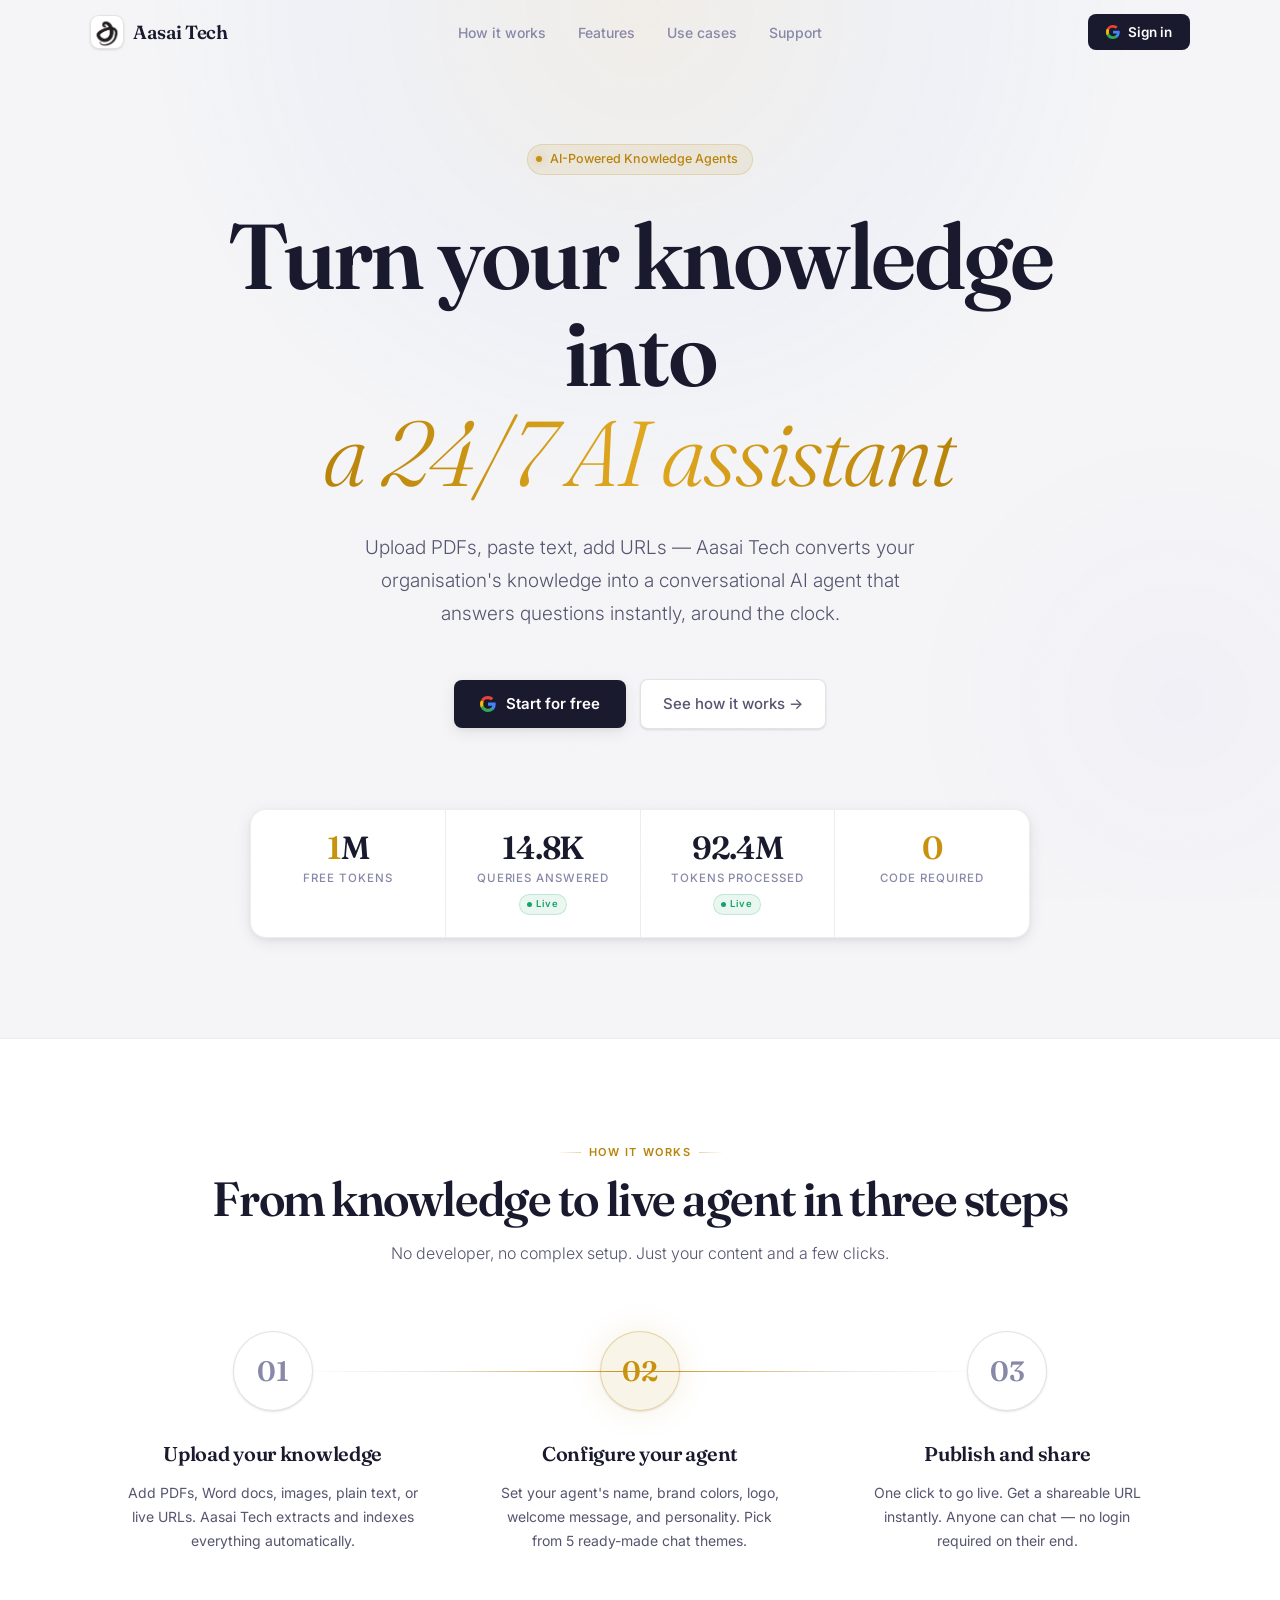
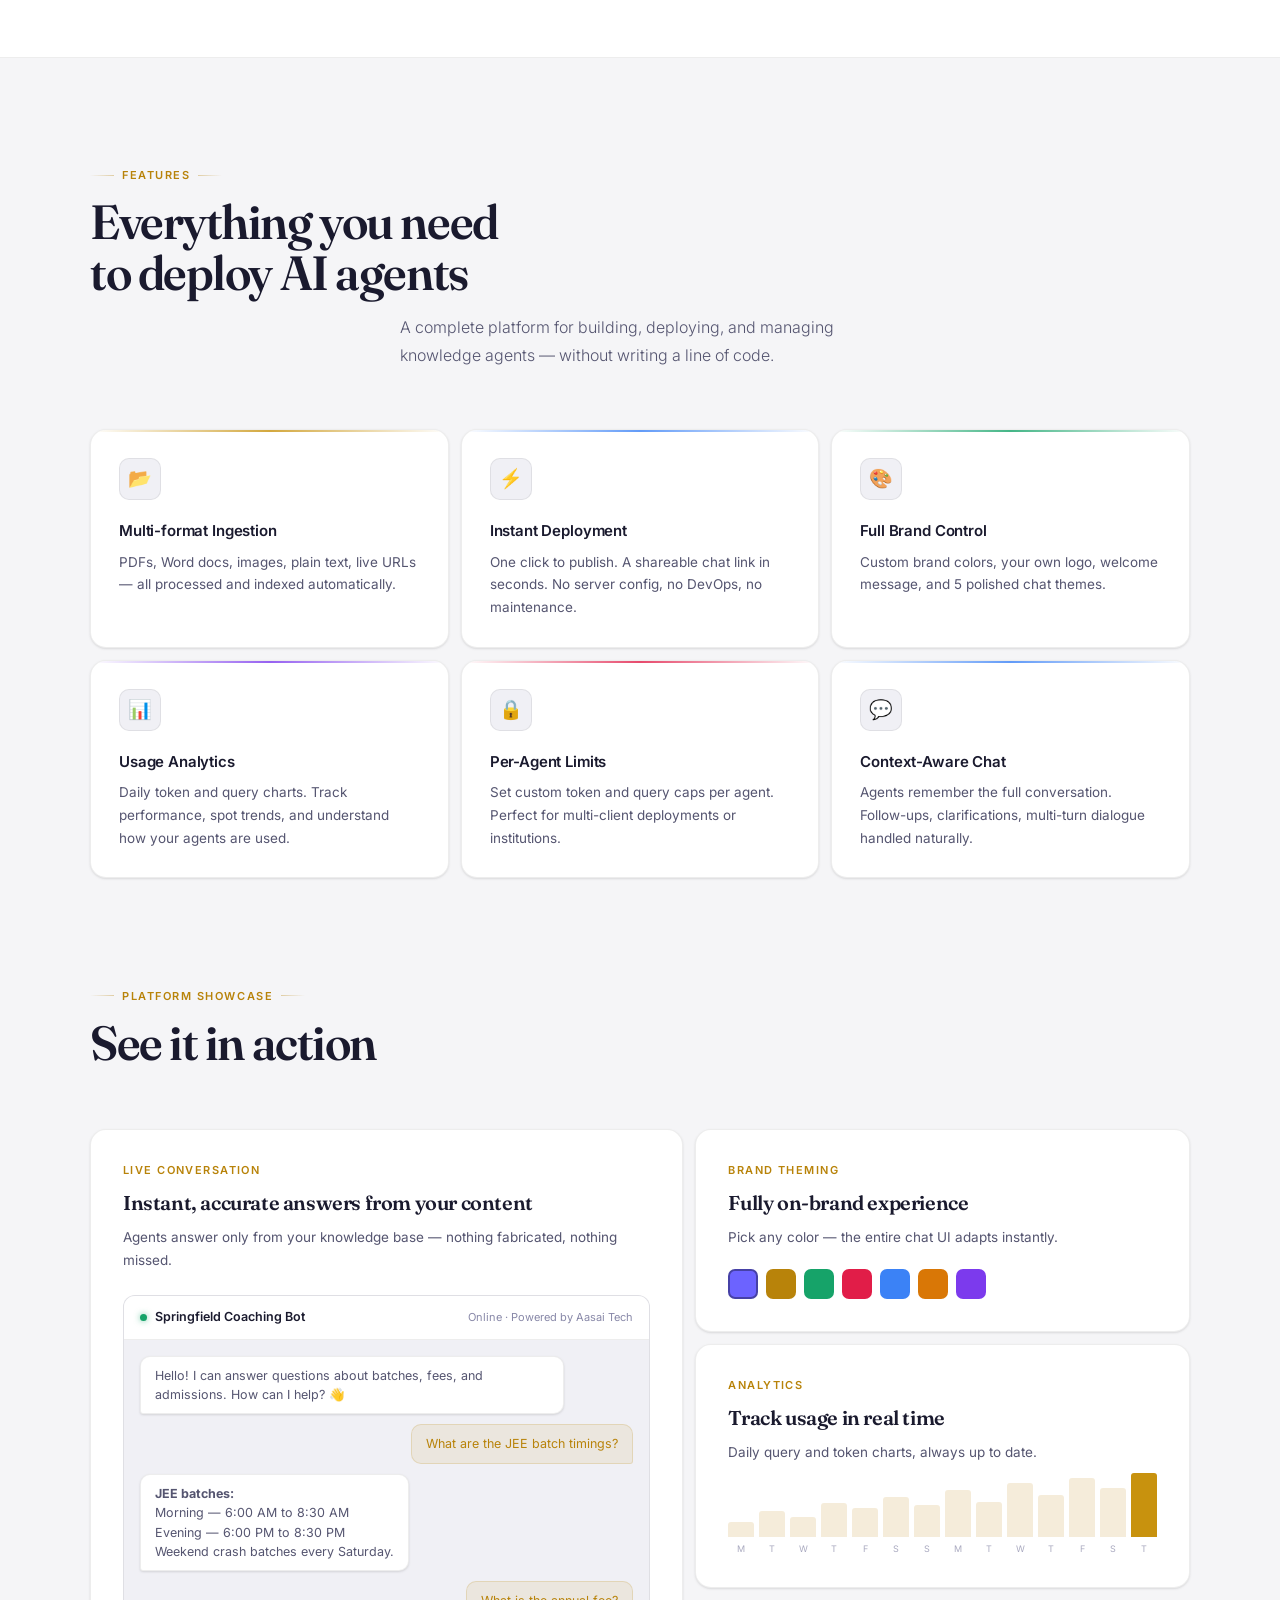
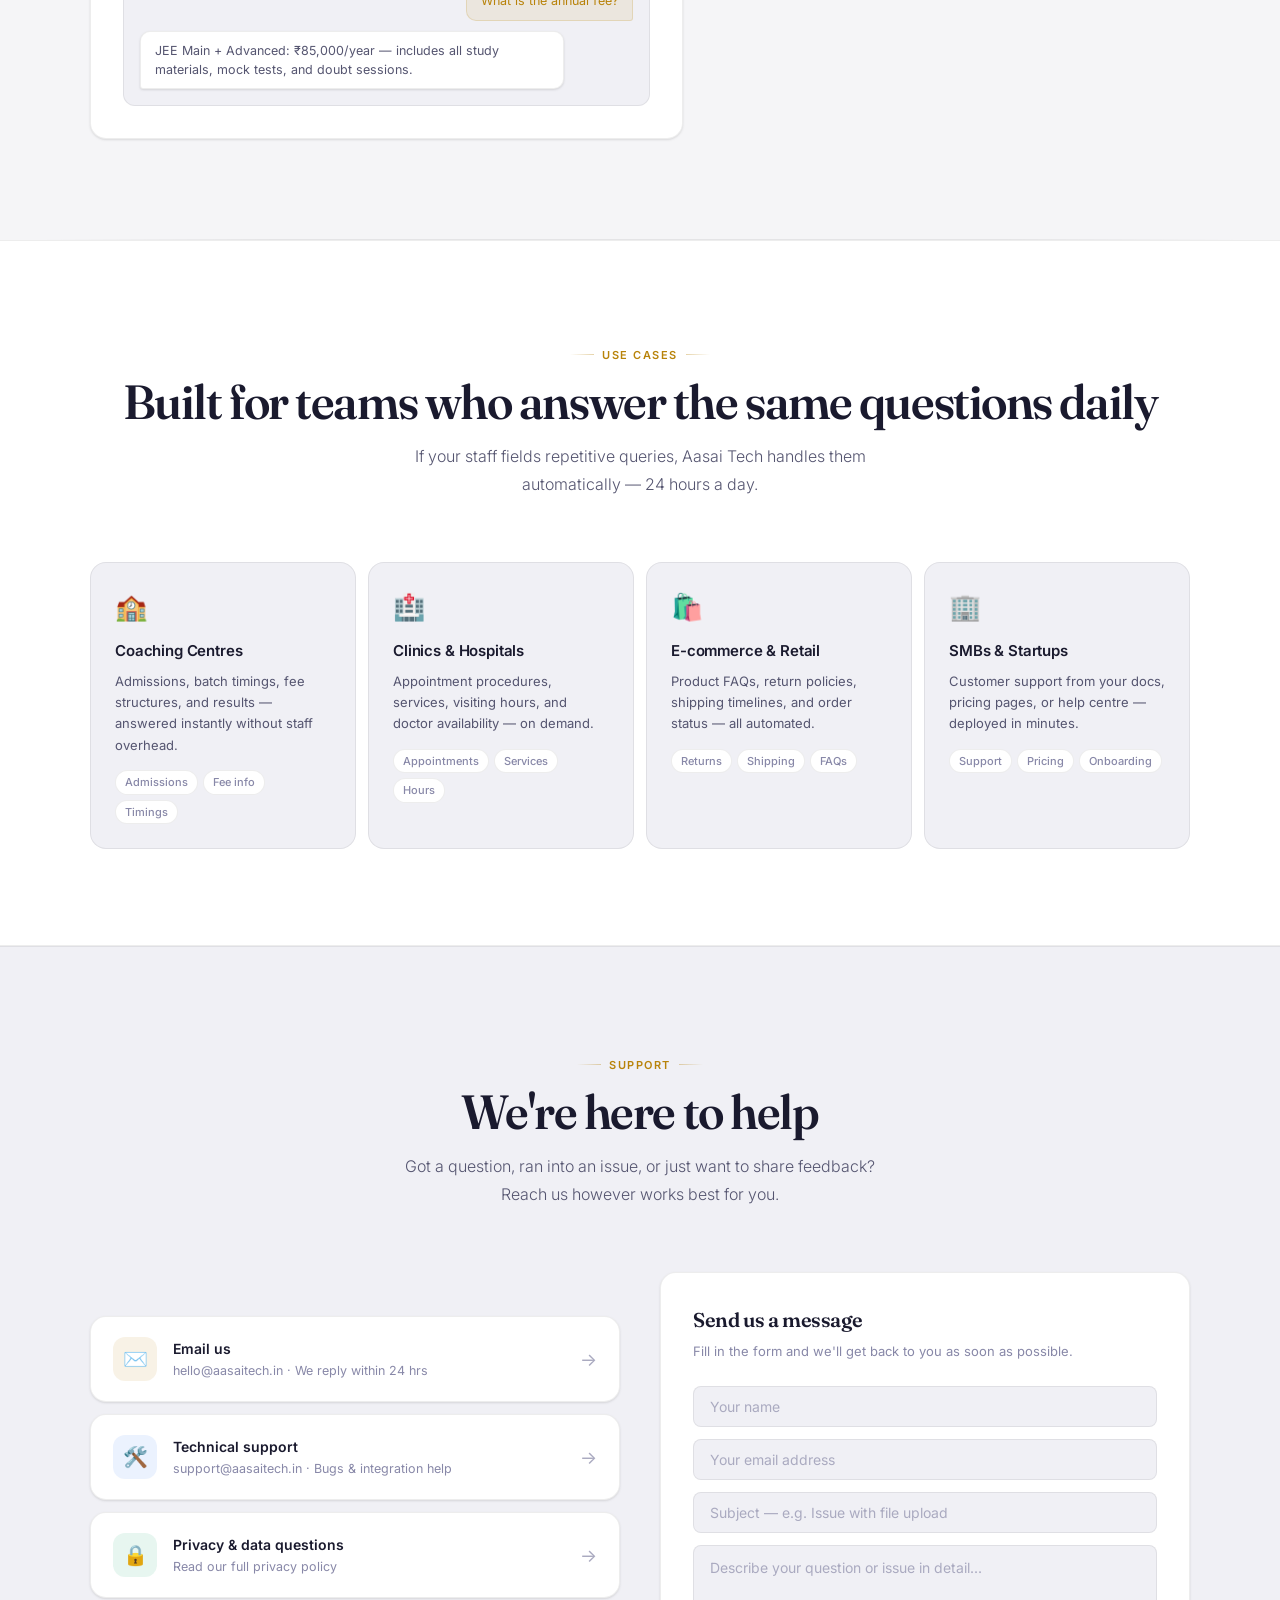
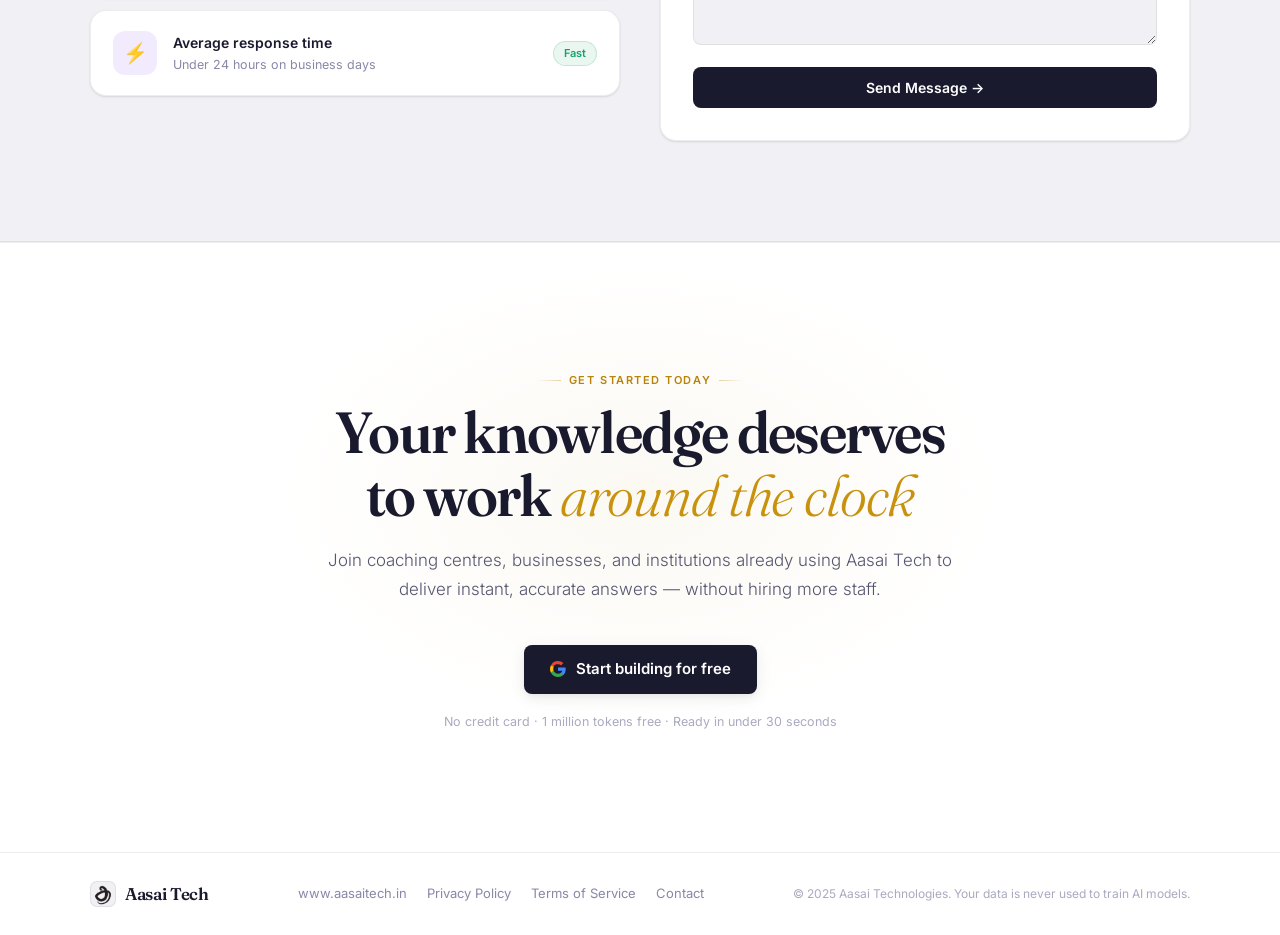
<file: index.html>
<!DOCTYPE html>
<html lang="en">
<head>
<meta charset="UTF-8"/>
<meta name="viewport" content="width=device-width,initial-scale=1"/>
<title>Aasai Tech — AI Agents from Your Knowledge</title>
<link rel="preconnect" href="https://fonts.googleapis.com"/>
<link rel="preconnect" href="https://fonts.gstatic.com" crossorigin/>
<link href="https://fonts.googleapis.com/css2?family=Inter:wght@300;400;500;600;700&family=Fraunces:ital,opsz,wght@0,9..144,300;0,9..144,600;0,9..144,700;1,9..144,300;1,9..144,600&display=swap" rel="stylesheet"/>
<style>
*,*::before,*::after{margin:0;padding:0;box-sizing:border-box}
html{scroll-behavior:smooth;-webkit-font-smoothing:antialiased;text-rendering:optimizeLegibility}
body{font-family:'Inter',sans-serif;background:#f5f5f7;color:#1a1a2e;overflow-x:hidden;line-height:1.5}
a{text-decoration:none;color:inherit}
img{display:block;max-width:100%}
::-webkit-scrollbar{width:5px}
::-webkit-scrollbar-track{background:#f5f5f7}
::-webkit-scrollbar-thumb{background:#d0d0e0;border-radius:4px}

:root{
  --bg:#f5f5f7;--bg1:#ffffff;--bg2:#ffffff;--bg3:#f0f0f5;--bg4:#e8e8f2;
  --line:rgba(0,0,0,.07);--line2:rgba(0,0,0,.11);--line3:rgba(0,0,0,.16);
  --t1:#1a1a2e;--t2:#555570;--t3:#8888a8;--t4:#aaaac0;
  --amber:#b8830a;--amber2:#c8920e;--amber3:#e0a820;
  --amberA:rgba(184,131,10,.09);--amberB:rgba(184,131,10,.16);
  --green:#16a369;--greenA:rgba(22,163,105,.09);
  --blue:#3b82f6;--blueA:rgba(59,130,246,.09);
  --purple:#7c3aed;--purpleA:rgba(124,58,237,.09);
  --rose:#e11d48;--roseA:rgba(225,29,72,.09);
  --r8:8px;--r12:12px;--r16:16px;--nav:64px;
  --shadow-sm:0 1px 3px rgba(0,0,0,.08),0 1px 2px rgba(0,0,0,.05);
  --shadow:0 4px 16px rgba(0,0,0,.08),0 2px 6px rgba(0,0,0,.05);
  --shadow-lg:0 10px 40px rgba(0,0,0,.1),0 4px 12px rgba(0,0,0,.06);
}

.f-display{font-family:'Fraunces',serif;font-weight:600;font-style:normal;letter-spacing:-.03em;line-height:1.06;font-variation-settings:'opsz' 72;}
.f-display-italic{font-family:'Fraunces',serif;font-style:italic;font-weight:300;font-variation-settings:'opsz' 72;letter-spacing:-.02em;line-height:1.1;}

.container{max-width:1180px;margin:0 auto;padding:0 40px}

body::before{content:'';position:fixed;inset:0;z-index:999;pointer-events:none;background-image:url("data:image/svg+xml,%3Csvg xmlns='http://www.w3.org/2000/svg' width='400' height='400'%3E%3Cfilter id='n'%3E%3CfeTurbulence type='fractalNoise' baseFrequency='.85' numOctaves='4' stitchTiles='stitch'/%3E%3C/filter%3E%3Crect width='400' height='400' filter='url(%23n)' opacity='.025'/%3E%3C/svg%3E");opacity:.25;}

.bg-glow{position:fixed;inset:0;z-index:0;pointer-events:none;overflow:hidden;}
.bg-glow::before{content:'';position:absolute;top:-200px;left:50%;transform:translateX(-50%);width:1000px;height:700px;background:radial-gradient(ellipse at 50% 30%, rgba(184,131,10,.06) 0%, rgba(59,130,246,.03) 45%, transparent 70%);}
.bg-glow::after{content:'';position:absolute;bottom:-100px;right:-200px;width:600px;height:600px;background:radial-gradient(circle, rgba(124,58,237,.025) 0%, transparent 65%);}

/* NAV */
.nav{position:fixed;top:0;left:0;right:0;z-index:200;height:var(--nav);display:flex;align-items:center;transition:background .25s,border-color .25s;}
.nav.solid{background:rgba(245,245,247,.92);border-bottom:1px solid var(--line);backdrop-filter:blur(20px) saturate(1.5);-webkit-backdrop-filter:blur(20px) saturate(1.5);}
.nav-inner{width:100%;max-width:1180px;margin:0 auto;padding:0 40px;display:flex;align-items:center;}
.nav-logo{display:flex;align-items:center;gap:9px;flex-shrink:0;margin-right:auto;}
.nav-logo-mark{width:34px;height:34px;border-radius:9px;overflow:hidden;display:flex;align-items:center;justify-content:center;flex-shrink:0;background:#fff;border:1px solid var(--line2);box-shadow:var(--shadow-sm);}
.nav-logo-mark img{width:100%;height:100%;object-fit:contain;}
.nav-logo-name{font-family:'Fraunces',serif;font-size:19px;font-weight:600;letter-spacing:-.025em;color:var(--t1);font-variation-settings:'opsz' 24;}
.nav-links{display:flex;align-items:center;gap:2px;position:absolute;left:50%;transform:translateX(-50%);}
.nav-link{padding:7px 15px;font-size:14px;font-weight:500;color:var(--t3);border-radius:var(--r8);transition:color .15s,background .15s;white-space:nowrap;}
.nav-link:hover{color:var(--t1);background:rgba(0,0,0,.05)}
.nav-cta{display:flex;align-items:center;gap:8px;padding:8px 18px;background:var(--t1);color:#ffffff;border-radius:var(--r8);font-size:13.5px;font-weight:600;transition:all .2s;white-space:nowrap;flex-shrink:0;margin-left:auto;}
.nav-cta:hover{background:#000;transform:translateY(-1px);box-shadow:var(--shadow)}

/* HAMBURGER — hidden on desktop */
.nav-hamburger{display:none;flex-direction:column;gap:5px;cursor:pointer;padding:8px;background:none;border:none;flex-shrink:0;}
.nav-hamburger span{display:block;width:22px;height:2px;background:var(--t2);border-radius:2px;transition:all .3s;}
.nav-hamburger.open span:nth-child(1){transform:translateY(7px) rotate(45deg);}
.nav-hamburger.open span:nth-child(2){opacity:0;}
.nav-hamburger.open span:nth-child(3){transform:translateY(-7px) rotate(-45deg);}

/* MOBILE MENU */
.mobile-menu{display:none;position:fixed;top:var(--nav);left:0;right:0;z-index:199;background:rgba(245,245,247,.97);border-bottom:1px solid var(--line);backdrop-filter:blur(20px);padding:20px 24px 28px;flex-direction:column;gap:4px;}
.mobile-menu.open{display:flex;}
.mobile-menu-link{padding:13px 16px;font-size:15px;font-weight:500;color:var(--t2);border-radius:var(--r8);transition:all .15s;}
.mobile-menu-link:hover{color:var(--t1);background:rgba(0,0,0,.05)}
.mobile-menu-cta{display:flex;align-items:center;justify-content:center;gap:8px;padding:14px;background:var(--t1);color:#fff;border-radius:var(--r8);font-size:15px;font-weight:600;margin-top:8px;}

/* HERO */
.hero{min-height:100vh;display:flex;flex-direction:column;align-items:center;justify-content:center;text-align:center;padding:calc(var(--nav) + 80px) 40px 100px;position:relative;z-index:1;}
.hero-badge{display:inline-flex;align-items:center;gap:8px;padding:5px 14px 5px 8px;background:var(--amberA);border:1px solid rgba(184,131,10,.2);border-radius:100px;margin-bottom:32px;font-size:12.5px;font-weight:500;color:var(--amber);animation:fadeUp .5s ease both;}
.hero-badge-dot{width:6px;height:6px;border-radius:50%;background:var(--amber2);box-shadow:0 0 8px rgba(184,131,10,.5);flex-shrink:0;animation:pulse 2.5s ease-in-out infinite;}
.hero-title{font-size:clamp(40px,7.5vw,92px);color:var(--t1);margin-bottom:28px;animation:fadeUp .55s .06s ease both;max-width:920px;}
.hero-title .line-accent{font-style:italic;font-weight:300;background:linear-gradient(92deg, var(--amber) 0%, var(--amber3) 50%, var(--amber) 100%);-webkit-background-clip:text;-webkit-text-fill-color:transparent;background-clip:text;font-variation-settings:'opsz' 72;}
.hero-sub{font-size:clamp(15px,2vw,19px);font-weight:300;color:var(--t2);max-width:580px;line-height:1.75;margin-bottom:48px;animation:fadeUp .55s .12s ease both;}
.hero-actions{display:flex;align-items:center;gap:14px;margin-bottom:80px;animation:fadeUp .55s .18s ease both;flex-wrap:wrap;justify-content:center;}
.btn-main{display:flex;align-items:center;gap:10px;padding:13px 26px;background:var(--t1);color:#fff;border-radius:var(--r8);font-size:15px;font-weight:600;transition:all .2s;box-shadow:var(--shadow);}
.btn-main:hover{background:#000;transform:translateY(-2px);box-shadow:var(--shadow-lg)}
.btn-ghost{padding:13px 22px;font-size:15px;font-weight:500;color:var(--t2);border-radius:var(--r8);border:1px solid var(--line2);background:#fff;transition:all .2s;box-shadow:var(--shadow-sm);}
.btn-ghost:hover{color:var(--t1);border-color:var(--line3);box-shadow:var(--shadow)}

/* STATS BAND */
.stats-band{display:flex;align-items:stretch;background:#fff;border:1px solid var(--line);border-radius:var(--r16);overflow:hidden;animation:fadeUp .55s .24s ease both;width:100%;max-width:780px;box-shadow:var(--shadow);}
.stat-cell{flex:1;padding:22px 28px;text-align:center;position:relative;}
.stat-cell+.stat-cell{border-left:1px solid var(--line)}
.stat-val{font-family:'Fraunces',serif;font-size:32px;font-weight:600;color:var(--t1);letter-spacing:-.035em;line-height:1;font-variation-settings:'opsz' 36;}
.stat-val .accent{color:var(--amber2)}
.stat-lbl{font-size:11.5px;font-weight:500;color:var(--t3);margin-top:6px;text-transform:uppercase;letter-spacing:.08em;}
.stat-live{display:inline-flex;align-items:center;gap:4px;font-size:9.5px;font-weight:600;letter-spacing:.1em;color:var(--green);background:var(--greenA);border:1px solid rgba(22,163,105,.2);padding:2px 7px;border-radius:20px;margin-top:7px;}
.stat-live-dot{width:5px;height:5px;border-radius:50%;background:var(--green);animation:pulse 2s ease-in-out infinite;}

/* HOW IT WORKS */
.steps-section{background:#fff;border-top:1px solid var(--line);border-bottom:1px solid var(--line);}
.steps-section .container{padding-top:96px;padding-bottom:96px}
.section-head{text-align:center;margin-bottom:64px}
.section-kicker{display:inline-flex;align-items:center;gap:8px;font-size:11px;font-weight:600;letter-spacing:.14em;text-transform:uppercase;color:var(--amber);margin-bottom:14px;}
.section-kicker::before,.section-kicker::after{content:'';width:24px;height:1px;background:linear-gradient(90deg,transparent,rgba(184,131,10,.5));opacity:.7;}
.section-kicker::after{transform:scaleX(-1)}
.section-h{font-size:clamp(26px,4vw,48px);color:var(--t1);margin-bottom:14px;}
.section-p{font-size:16px;font-weight:300;color:var(--t2);line-height:1.75;max-width:500px;margin:0 auto;}
.steps-grid{display:grid;grid-template-columns:repeat(3,1fr);gap:2px;position:relative;}
.steps-grid::before{content:'';position:absolute;top:40px;left:calc(50%/3 + 24px);right:calc(50%/3 + 24px);height:1px;background:linear-gradient(90deg,transparent,rgba(0,0,0,.1) 20%,var(--amber2) 50%,rgba(0,0,0,.1) 80%,transparent);pointer-events:none;}
.step{display:flex;flex-direction:column;align-items:center;text-align:center;padding:0 36px 8px;}
.step-circle{width:80px;height:80px;border-radius:50%;background:#fff;border:1px solid var(--line2);display:flex;align-items:center;justify-content:center;margin-bottom:28px;position:relative;z-index:1;transition:border-color .3s,box-shadow .3s;box-shadow:var(--shadow-sm);}
.step:nth-child(2) .step-circle{border-color:rgba(184,131,10,.3);background:var(--amberA);box-shadow:0 0 32px rgba(184,131,10,.12),var(--shadow-sm);}
.step-n{font-family:'Fraunces',serif;font-size:28px;font-weight:600;color:var(--t3);font-variation-settings:'opsz' 32;}
.step:nth-child(2) .step-n{color:var(--amber2)}
.step-title{font-family:'Fraunces',serif;font-size:20px;font-weight:600;color:var(--t1);margin-bottom:12px;font-variation-settings:'opsz' 24;letter-spacing:-.015em;}
.step-body{font-size:14px;font-weight:400;color:var(--t2);line-height:1.7}

/* FEATURES */
.features-section .container{padding-top:100px;padding-bottom:100px}
.feat-grid{display:grid;grid-template-columns:repeat(3,1fr);gap:12px;margin-top:60px;}
.feat-card{background:#fff;border:1px solid var(--line);border-radius:var(--r16);padding:28px;position:relative;overflow:hidden;transition:border-color .25s,transform .25s,box-shadow .25s;box-shadow:var(--shadow-sm);}
.feat-card:hover{border-color:var(--line2);transform:translateY(-3px);box-shadow:var(--shadow-lg);}
.feat-card::before{content:'';position:absolute;top:0;left:0;right:0;height:2px;background:var(--c-bar,transparent);opacity:.8;}
.feat-card:nth-child(1){--c-bar:linear-gradient(90deg,transparent,var(--amber2),transparent)}
.feat-card:nth-child(2){--c-bar:linear-gradient(90deg,transparent,var(--blue),transparent)}
.feat-card:nth-child(3){--c-bar:linear-gradient(90deg,transparent,var(--green),transparent)}
.feat-card:nth-child(4){--c-bar:linear-gradient(90deg,transparent,var(--purple),transparent)}
.feat-card:nth-child(5){--c-bar:linear-gradient(90deg,transparent,var(--rose),transparent)}
.feat-card:nth-child(6){--c-bar:linear-gradient(90deg,transparent,var(--blue),transparent)}
.feat-icon{width:42px;height:42px;border-radius:10px;border:1px solid var(--line);background:var(--bg3);display:flex;align-items:center;justify-content:center;font-size:19px;margin-bottom:20px;}
.feat-name{font-size:15px;font-weight:600;color:var(--t1);margin-bottom:8px;letter-spacing:-.01em}
.feat-desc{font-size:13.5px;color:var(--t2);line-height:1.68}

/* BENTO */
.bento-section .container{padding-bottom:100px}
.bento{display:grid;grid-template-columns:1.2fr 1fr;gap:12px;margin-top:60px;}
.bento-card{background:#fff;border:1px solid var(--line);border-radius:var(--r16);padding:32px;position:relative;overflow:hidden;transition:border-color .25s,box-shadow .25s;box-shadow:var(--shadow-sm);}
.bento-card:hover{border-color:var(--line2);box-shadow:var(--shadow)}
.bento-label{font-size:11px;font-weight:600;letter-spacing:.13em;text-transform:uppercase;color:var(--amber);margin-bottom:10px;}
.bento-title{font-family:'Fraunces',serif;font-size:20px;font-weight:600;color:var(--t1);margin-bottom:8px;letter-spacing:-.02em;font-variation-settings:'opsz' 24;}
.bento-body{font-size:13.5px;color:var(--t2);line-height:1.65;margin-bottom:24px}
.chat-shell{background:var(--bg3);border:1px solid var(--line);border-radius:var(--r12);overflow:hidden;}
.chat-topbar{padding:12px 16px;border-bottom:1px solid var(--line);display:flex;align-items:center;gap:8px;background:#fff;}
.chat-status-dot{width:7px;height:7px;border-radius:50%;background:var(--green);box-shadow:0 0 6px rgba(22,163,105,.6);animation:pulse 2s ease-in-out infinite;}
.chat-agent-name{font-size:12.5px;font-weight:600;color:var(--t1)}
.chat-agent-sub{font-size:11px;color:var(--t3);margin-left:auto}
.chat-msgs{padding:16px;display:flex;flex-direction:column;gap:10px}
.bubble{padding:9px 14px;border-radius:10px;font-size:12.5px;line-height:1.55;max-width:86%;}
.bubble.bot{background:#fff;border:1px solid var(--line);color:var(--t2);border-bottom-left-radius:3px;align-self:flex-start;box-shadow:var(--shadow-sm);}
.bubble.user{background:var(--amberA);border:1px solid rgba(184,131,10,.18);color:var(--amber);border-bottom-right-radius:3px;align-self:flex-end;}
.swatches{display:flex;gap:8px;margin-top:20px;flex-wrap:wrap}
.swatch{width:30px;height:30px;border-radius:7px;border:2px solid transparent;cursor:pointer;transition:transform .2s,border-color .2s;}
.swatch:hover{transform:scale(1.15)}
.swatch.on{border-color:rgba(0,0,0,.35)}
.chart-wrap{margin-top:20px;display:flex;align-items:flex-end;gap:5px;height:72px;}
.bar-col{flex:1;display:flex;flex-direction:column;align-items:center;gap:5px}
.bar{width:100%;border-radius:3px 3px 0 0;background:rgba(184,131,10,.15);transition:height .6s cubic-bezier(.16,1,.3,1);}
.bar.hi{background:var(--amber2)}
.bar-l{font-size:9px;color:var(--t4)}

/* USE CASES */
.uc-section{background:#fff;border-top:1px solid var(--line);border-bottom:1px solid var(--line);}
.uc-section .container{padding-top:96px;padding-bottom:96px}
.uc-grid{display:grid;grid-template-columns:repeat(4,1fr);gap:12px;margin-top:56px;}
.uc-card{background:var(--bg3);border:1px solid var(--line);border-radius:var(--r16);padding:24px;transition:all .25s;}
.uc-card:hover{border-color:var(--line2);transform:translateY(-3px);box-shadow:var(--shadow)}
.uc-emoji{font-size:26px;margin-bottom:14px;display:block}
.uc-name{font-size:15px;font-weight:600;color:var(--t1);margin-bottom:8px;letter-spacing:-.01em}
.uc-desc{font-size:13px;color:var(--t2);line-height:1.65}
.uc-pills{display:flex;flex-wrap:wrap;gap:5px;margin-top:14px}
.pill{font-size:11px;font-weight:500;padding:3px 9px;border-radius:20px;color:var(--t3);background:#fff;border:1px solid var(--line);}

/* SUPPORT */
.support-section{background:var(--bg3);border-top:1px solid var(--line);border-bottom:1px solid var(--line);}
.support-section .container{padding-top:100px;padding-bottom:100px}
.support-grid{display:grid;grid-template-columns:1fr 1fr;gap:40px;align-items:center;margin-top:60px;}
.support-channels{display:flex;flex-direction:column;gap:12px;}
.support-channel{display:flex;align-items:center;gap:16px;padding:20px 22px;background:#fff;border:1px solid var(--line);border-radius:var(--r16);transition:all .25s;text-decoration:none;box-shadow:var(--shadow-sm);}
.support-channel:hover{border-color:var(--line2);transform:translateX(4px);box-shadow:var(--shadow);}
.ch-icon{width:44px;height:44px;border-radius:12px;display:flex;align-items:center;justify-content:center;font-size:20px;flex-shrink:0;}
.ch-name{font-size:14px;font-weight:600;color:var(--t1);margin-bottom:3px;}
.ch-sub{font-size:12.5px;color:var(--t3);}
.ch-arrow{margin-left:auto;color:var(--t4);font-size:18px;transition:transform .2s;}
.support-channel:hover .ch-arrow{transform:translateX(3px);color:var(--t2);}
.support-form-card{background:#fff;border:1px solid var(--line);border-radius:var(--r16);padding:32px;box-shadow:var(--shadow-sm);}
.support-form-title{font-family:'Fraunces',serif;font-size:20px;font-weight:600;color:var(--t1);margin-bottom:6px;letter-spacing:-.02em;font-variation-settings:'opsz' 24;}
.support-form-sub{font-size:13px;color:var(--t3);margin-bottom:24px;line-height:1.6;}
.sf-input{width:100%;padding:11px 16px;background:var(--bg3);border:1px solid var(--line);border-radius:var(--r8);color:var(--t1);font-family:'Inter',sans-serif;font-size:14px;outline:none;transition:border-color .2s,box-shadow .2s;margin-bottom:12px;}
.sf-input:focus{border-color:rgba(184,131,10,.5);box-shadow:0 0 0 3px rgba(184,131,10,.08);}
.sf-input::placeholder{color:var(--t4);}
textarea.sf-input{resize:vertical;min-height:100px;line-height:1.6;}
.sf-btn{width:100%;padding:12px;background:var(--t1);color:#fff;border:none;border-radius:var(--r8);font-family:'Inter',sans-serif;font-size:14px;font-weight:600;cursor:pointer;transition:all .2s;margin-top:4px;}
.sf-btn:hover{background:#000;transform:translateY(-1px);box-shadow:var(--shadow);}
.sf-sent{display:none;text-align:center;padding:20px 0;}
.sf-sent-icon{font-size:40px;margin-bottom:12px;}
.sf-sent-text{font-size:15px;font-weight:600;color:var(--t1);margin-bottom:6px;}
.sf-sent-sub{font-size:13px;color:var(--t3);}

/* CTA */
.cta-section{padding:120px 40px;text-align:center;position:relative;overflow:hidden;background:#fff;border-top:1px solid var(--line);}
.cta-section::before{content:'';position:absolute;top:0;left:50%;transform:translateX(-50%);width:800px;height:500px;background:radial-gradient(ellipse, rgba(184,131,10,.05) 0%, transparent 65%);pointer-events:none;}
.cta-inner{position:relative;z-index:1;max-width:640px;margin:0 auto}
.cta-h{font-size:clamp(32px,5vw,58px);color:var(--t1);margin-bottom:18px;}
.cta-p{font-size:17px;font-weight:300;color:var(--t2);line-height:1.75;margin-bottom:40px;}
.cta-btns{display:flex;justify-content:center;gap:12px;flex-wrap:wrap;}
.cta-note{font-size:12.5px;color:var(--t4);margin-top:18px;line-height:1.6}

/* FOOTER */
.footer-wrap{border-top:1px solid var(--line);background:#fff;}
.footer{max-width:1180px;margin:0 auto;padding:28px 40px;display:flex;align-items:center;justify-content:space-between;flex-wrap:wrap;gap:16px;}
.footer-brand{display:flex;align-items:center;gap:9px;}
.footer-brand-logo{width:26px;height:26px;border-radius:7px;overflow:hidden;background:var(--bg3);border:1px solid var(--line);}
.footer-brand-logo img{width:100%;height:100%;object-fit:contain;}
.footer-brand-name{font-family:'Fraunces',serif;font-size:17px;font-weight:600;color:var(--t1);letter-spacing:-.02em;font-variation-settings:'opsz' 20;}
.footer-links{display:flex;gap:20px;flex-wrap:wrap;}
.footer-link{font-size:13px;color:var(--t3);transition:color .15s}
.footer-link:hover{color:var(--t1)}
.footer-note{font-size:12px;color:var(--t4)}

.divider{height:1px;background:linear-gradient(90deg,transparent,var(--line) 20%,var(--line) 80%,transparent);margin:0 40px;}

/* SCROLL REVEAL */
.reveal{opacity:0;transform:translateY(28px);transition:opacity .7s cubic-bezier(.16,1,.3,1),transform .7s cubic-bezier(.16,1,.3,1);}
.reveal.in{opacity:1;transform:translateY(0)}
.d1{transition-delay:.05s}.d2{transition-delay:.11s}.d3{transition-delay:.17s}
.d4{transition-delay:.23s}.d5{transition-delay:.29s}.d6{transition-delay:.35s}

@keyframes fadeUp{from{opacity:0;transform:translateY(18px)}to{opacity:1;transform:translateY(0)}}
@keyframes pulse{0%,100%{opacity:1}50%{opacity:.3}}

/* ═══ RESPONSIVE ═══ */
@media(max-width:1024px){
  .feat-grid{grid-template-columns:repeat(2,1fr)}
  .uc-grid{grid-template-columns:repeat(2,1fr)}
  .bento{grid-template-columns:1fr}
}

@media(max-width:768px){
  .container{padding:0 20px}
  .nav-inner{padding:0 16px}
  .nav-links{display:none}
  .nav-cta{display:none}
  .nav-hamburger{display:flex}

  /* Mobile nav: hamburger LEFT, logo+name centered */
  .nav-logo{margin-right:0;position:absolute;left:50%;transform:translateX(-50%);}
  .nav-logo-mark{width:30px;height:30px;}
  .nav-logo-name{font-size:20px;font-weight:700;}

  .hero{padding:calc(var(--nav) + 48px) 20px 72px;min-height:auto;}
  .hero-badge{font-size:11px;margin-bottom:24px;}
  .hero-actions{flex-direction:column;width:100%;max-width:320px;margin-bottom:48px;}
  .btn-main,.btn-ghost{width:100%;justify-content:center;}

  .stats-band{flex-direction:column;max-width:100%;}
  .stat-cell+.stat-cell{border-left:none;border-top:1px solid var(--line)}
  .stat-cell{padding:18px 20px}

  .steps-section .container{padding-top:64px;padding-bottom:64px}
  .steps-grid{grid-template-columns:1fr;gap:40px;}
  .steps-grid::before{display:none}
  .step{padding:0 20px 0;}

  .features-section .container{padding-top:64px;padding-bottom:64px}
  .feat-grid{grid-template-columns:1fr;gap:10px;margin-top:40px;}

  .bento-section .container{padding-bottom:64px}
  .bento{grid-template-columns:1fr;margin-top:40px;}
  .bento-card{padding:24px}

  .uc-section .container{padding-top:64px;padding-bottom:64px}
  .uc-grid{grid-template-columns:1fr 1fr;gap:10px;margin-top:36px;}

  .support-grid{grid-template-columns:1fr;}
  .support-section .container{padding-top:64px;padding-bottom:64px}

  .cta-section{padding:80px 20px;}
  .cta-p{font-size:15px;}

  .footer{padding:20px;gap:12px}
  .footer-note{width:100%;}
  .divider{margin:0 20px}

  .section-head{margin-bottom:40px}
}

@media(max-width:480px){
  .uc-grid{grid-template-columns:1fr}
  .hero-title{font-size:36px}
}

@media(min-width:769px) and (max-width:1024px){
  .nav-links{display:none}
  .nav-hamburger{display:flex}
  .nav-cta{display:flex}
  .container{padding:0 28px}
  .nav-inner{padding:0 28px}
}
</style>
</head>
<body>

<div class="bg-glow" aria-hidden="true"></div>

<!-- NAV -->
<nav class="nav" id="nav" role="navigation">
  <div class="nav-inner">
    <!-- Hamburger FIRST (left) on mobile -->
    <button class="nav-hamburger" id="hamburger" aria-label="Menu">
      <span></span><span></span><span></span>
    </button>
    <a href="https://www.aasaitech.in" class="nav-logo">
      <div class="nav-logo-mark">
        <img src="./logo.png" alt="Aasai Tech logo" onerror="this.parentElement.innerHTML='<svg width=\'16\' height=\'16\' viewBox=\'0 0 20 20\' fill=\'none\'><circle cx=\'10\' cy=\'10\' r=\'3\' fill=\'#b8830a\'/></svg>'"/>
      </div>
      <span class="nav-logo-name">Aasai Tech</span>
    </a>
    <div class="nav-links">
      <a class="nav-link" href="#how">How it works</a>
      <a class="nav-link" href="#features">Features</a>
      <a class="nav-link" href="#usecases">Use cases</a>
      <a class="nav-link" href="#support">Support</a>
    </div>
    <a class="nav-cta" href="https://fypouhme3gqldqk6sk75b75udy0ltonb.lambda-url.ap-southeast-2.on.aws/auth/google">
      <svg width="14" height="14" viewBox="0 0 18 18" fill="none"><path fill="#4285F4" d="M17.64 9.2c0-.637-.057-1.251-.164-1.84H9v3.481h4.844c-.209 1.125-.843 2.078-1.796 2.717v2.258h2.908c1.702-1.567 2.684-3.875 2.684-6.615z"/><path fill="#34A853" d="M9 18c2.43 0 4.467-.806 5.956-2.18l-2.908-2.259c-.806.54-1.837.86-3.048.86-2.344 0-4.328-1.584-5.036-3.711H.957v2.332A8.997 8.997 0 0 0 9 18z"/><path fill="#FBBC05" d="M3.964 10.71A5.41 5.41 0 0 1 3.682 9c0-.593.102-1.17.282-1.71V4.958H.957A8.996 8.996 0 0 0 0 9c0 1.452.348 2.827.957 4.042l3.007-2.332z"/><path fill="#EA4335" d="M9 3.58c1.321 0 2.508.454 3.44 1.345l2.582-2.58C13.463.891 11.426 0 9 0A8.997 8.997 0 0 0 .957 4.958L3.964 6.29C4.672 4.163 6.656 3.58 9 3.58z"/></svg>
      Sign in
    </a>
  </div>
</nav>

<!-- MOBILE MENU -->
<div class="mobile-menu" id="mobile-menu">
  <a class="mobile-menu-link" href="#how" onclick="closeMobileMenu()">How it works</a>
  <a class="mobile-menu-link" href="#features" onclick="closeMobileMenu()">Features</a>
  <a class="mobile-menu-link" href="#usecases" onclick="closeMobileMenu()">Use cases</a>
  <a class="mobile-menu-link" href="#support" onclick="closeMobileMenu()">Support</a>
  <a class="mobile-menu-link" href="terms.html">Terms &amp; Privacy</a>
  <a class="mobile-menu-cta" href="https://fypouhme3gqldqk6sk75b75udy0ltonb.lambda-url.ap-southeast-2.on.aws/auth/google">
    <svg width="16" height="16" viewBox="0 0 18 18" fill="none"><path fill="#4285F4" d="M17.64 9.2c0-.637-.057-1.251-.164-1.84H9v3.481h4.844c-.209 1.125-.843 2.078-1.796 2.717v2.258h2.908c1.702-1.567 2.684-3.875 2.684-6.615z"/><path fill="#34A853" d="M9 18c2.43 0 4.467-.806 5.956-2.18l-2.908-2.259c-.806.54-1.837.86-3.048.86-2.344 0-4.328-1.584-5.036-3.711H.957v2.332A8.997 8.997 0 0 0 9 18z"/><path fill="#FBBC05" d="M3.964 10.71A5.41 5.41 0 0 1 3.682 9c0-.593.102-1.17.282-1.71V4.958H.957A8.996 8.996 0 0 0 0 9c0 1.452.348 2.827.957 4.042l3.007-2.332z"/><path fill="#EA4335" d="M9 3.58c1.321 0 2.508.454 3.44 1.345l2.582-2.58C13.463.891 11.426 0 9 0A8.997 8.997 0 0 0 .957 4.958L3.964 6.29C4.672 4.163 6.656 3.58 9 3.58z"/></svg>
    Sign in with Google
  </a>
</div>

<!-- HERO -->
<section class="hero">
  <div class="hero-badge"><span class="hero-badge-dot"></span>AI-Powered Knowledge Agents</div>
  <h1 class="f-display hero-title">
    Turn your knowledge into<br>
    <span class="line-accent f-display-italic">a 24/7 AI assistant</span>
  </h1>
  <p class="hero-sub">Upload PDFs, paste text, add URLs — Aasai Tech converts your organisation's knowledge into a conversational AI agent that answers questions instantly, around the clock.</p>
  <div class="hero-actions">
    <a href="https://fypouhme3gqldqk6sk75b75udy0ltonb.lambda-url.ap-southeast-2.on.aws/auth/google" class="btn-main">
      <svg width="16" height="16" viewBox="0 0 18 18" fill="none"><path fill="#4285F4" d="M17.64 9.2c0-.637-.057-1.251-.164-1.84H9v3.481h4.844c-.209 1.125-.843 2.078-1.796 2.717v2.258h2.908c1.702-1.567 2.684-3.875 2.684-6.615z"/><path fill="#34A853" d="M9 18c2.43 0 4.467-.806 5.956-2.18l-2.908-2.259c-.806.54-1.837.86-3.048.86-2.344 0-4.328-1.584-5.036-3.711H.957v2.332A8.997 8.997 0 0 0 9 18z"/><path fill="#FBBC05" d="M3.964 10.71A5.41 5.41 0 0 1 3.682 9c0-.593.102-1.17.282-1.71V4.958H.957A8.996 8.996 0 0 0 0 9c0 1.452.348 2.827.957 4.042l3.007-2.332z"/><path fill="#EA4335" d="M9 3.58c1.321 0 2.508.454 3.44 1.345l2.582-2.58C13.463.891 11.426 0 9 0A8.997 8.997 0 0 0 .957 4.958L3.964 6.29C4.672 4.163 6.656 3.58 9 3.58z"/></svg>
      Start for free
    </a>
    <a href="#how" class="btn-ghost">See how it works →</a>
  </div>
  <div class="stats-band">
    <div class="stat-cell"><div class="stat-val"><span class="accent">1</span>M</div><div class="stat-lbl">Free tokens</div></div>
    <div class="stat-cell"><div class="stat-val" id="sq">—</div><div class="stat-lbl">Queries answered</div><div class="stat-live"><span class="stat-live-dot"></span>Live</div></div>
    <div class="stat-cell"><div class="stat-val" id="st">—</div><div class="stat-lbl">Tokens processed</div><div class="stat-live"><span class="stat-live-dot"></span>Live</div></div>
    <div class="stat-cell"><div class="stat-val"><span class="accent">0</span></div><div class="stat-lbl">Code required</div></div>
  </div>
</section>

<!-- HOW IT WORKS -->
<div class="steps-section" id="how">
  <div class="container">
    <div class="section-head">
      <div class="section-kicker reveal">How it works</div>
      <h2 class="f-display section-h reveal d1">From knowledge to live agent in three steps</h2>
      <p class="section-p reveal d2">No developer, no complex setup. Just your content and a few clicks.</p>
    </div>
    <div class="steps-grid">
      <div class="step reveal d1">
        <div class="step-circle"><span class="step-n">01</span></div>
        <h3 class="step-title">Upload your knowledge</h3>
        <p class="step-body">Add PDFs, Word docs, images, plain text, or live URLs. Aasai Tech extracts and indexes everything automatically.</p>
      </div>
      <div class="step reveal d2">
        <div class="step-circle"><span class="step-n">02</span></div>
        <h3 class="step-title">Configure your agent</h3>
        <p class="step-body">Set your agent's name, brand colors, logo, welcome message, and personality. Pick from 5 ready-made chat themes.</p>
      </div>
      <div class="step reveal d3">
        <div class="step-circle"><span class="step-n">03</span></div>
        <h3 class="step-title">Publish and share</h3>
        <p class="step-body">One click to go live. Get a shareable URL instantly. Anyone can chat — no login required on their end.</p>
      </div>
    </div>
  </div>
</div>

<!-- FEATURES -->
<section class="features-section" id="features">
  <div class="container">
    <div class="section-kicker reveal">Features</div>
    <h2 class="f-display section-h reveal d1">Everything you need<br>to deploy AI agents</h2>
    <p class="section-p reveal d2" style="max-width:480px">A complete platform for building, deploying, and managing knowledge agents — without writing a line of code.</p>
    <div class="feat-grid">
      <div class="feat-card reveal d1"><div class="feat-icon">📂</div><div class="feat-name">Multi-format Ingestion</div><div class="feat-desc">PDFs, Word docs, images, plain text, live URLs — all processed and indexed automatically.</div></div>
      <div class="feat-card reveal d2"><div class="feat-icon">⚡</div><div class="feat-name">Instant Deployment</div><div class="feat-desc">One click to publish. A shareable chat link in seconds. No server config, no DevOps, no maintenance.</div></div>
      <div class="feat-card reveal d3"><div class="feat-icon">🎨</div><div class="feat-name">Full Brand Control</div><div class="feat-desc">Custom brand colors, your own logo, welcome message, and 5 polished chat themes.</div></div>
      <div class="feat-card reveal d4"><div class="feat-icon">📊</div><div class="feat-name">Usage Analytics</div><div class="feat-desc">Daily token and query charts. Track performance, spot trends, and understand how your agents are used.</div></div>
      <div class="feat-card reveal d5"><div class="feat-icon">🔒</div><div class="feat-name">Per-Agent Limits</div><div class="feat-desc">Set custom token and query caps per agent. Perfect for multi-client deployments or institutions.</div></div>
      <div class="feat-card reveal d6"><div class="feat-icon">💬</div><div class="feat-name">Context-Aware Chat</div><div class="feat-desc">Agents remember the full conversation. Follow-ups, clarifications, multi-turn dialogue handled naturally.</div></div>
    </div>
  </div>
</section>

<!-- BENTO SHOWCASE -->
<section class="bento-section">
  <div class="container">
    <div class="section-kicker reveal">Platform showcase</div>
    <h2 class="f-display section-h reveal d1">See it in action</h2>
    <div class="bento">
      <div class="bento-card reveal d1">
        <div class="bento-label">Live conversation</div>
        <div class="bento-title">Instant, accurate answers from your content</div>
        <div class="bento-body">Agents answer only from your knowledge base — nothing fabricated, nothing missed.</div>
        <div class="chat-shell">
          <div class="chat-topbar">
            <span class="chat-status-dot"></span>
            <span class="chat-agent-name">Springfield Coaching Bot</span>
            <span class="chat-agent-sub">Online · Powered by Aasai Tech</span>
          </div>
          <div class="chat-msgs">
            <div class="bubble bot">Hello! I can answer questions about batches, fees, and admissions. How can I help? 👋</div>
            <div class="bubble user">What are the JEE batch timings?</div>
            <div class="bubble bot"><strong>JEE batches:</strong><br>Morning — 6:00 AM to 8:30 AM<br>Evening — 6:00 PM to 8:30 PM<br>Weekend crash batches every Saturday.</div>
            <div class="bubble user">What is the annual fee?</div>
            <div class="bubble bot">JEE Main + Advanced: ₹85,000/year — includes all study materials, mock tests, and doubt sessions.</div>
          </div>
        </div>
      </div>
      <div style="display:flex;flex-direction:column;gap:12px">
        <div class="bento-card reveal d2">
          <div class="bento-label">Brand theming</div>
          <div class="bento-title">Fully on-brand experience</div>
          <div class="bento-body" style="margin-bottom:0">Pick any color — the entire chat UI adapts instantly.</div>
          <div class="swatches">
            <div class="swatch on" style="background:#6c63ff"></div>
            <div class="swatch" style="background:#b8830a"></div>
            <div class="swatch" style="background:#16a369"></div>
            <div class="swatch" style="background:#e11d48"></div>
            <div class="swatch" style="background:#3b82f6"></div>
            <div class="swatch" style="background:#d97706"></div>
            <div class="swatch" style="background:#7c3aed"></div>
          </div>
        </div>
        <div class="bento-card reveal d3">
          <div class="bento-label">Analytics</div>
          <div class="bento-title">Track usage in real time</div>
          <div class="bento-body" style="margin-bottom:0">Daily query and token charts, always up to date.</div>
          <div class="chart-wrap" id="demo-chart"></div>
        </div>
      </div>
    </div>
  </div>
</section>

<div class="divider"></div>

<!-- USE CASES -->
<div class="uc-section" id="usecases">
  <div class="container">
    <div class="section-head">
      <div class="section-kicker reveal">Use cases</div>
      <h2 class="f-display section-h reveal d1">Built for teams who answer the same questions daily</h2>
      <p class="section-p reveal d2">If your staff fields repetitive queries, Aasai Tech handles them automatically — 24 hours a day.</p>
    </div>
    <div class="uc-grid">
      <div class="uc-card reveal d1"><span class="uc-emoji">🏫</span><div class="uc-name">Coaching Centres</div><div class="uc-desc">Admissions, batch timings, fee structures, and results — answered instantly without staff overhead.</div><div class="uc-pills"><span class="pill">Admissions</span><span class="pill">Fee info</span><span class="pill">Timings</span></div></div>
      <div class="uc-card reveal d2"><span class="uc-emoji">🏥</span><div class="uc-name">Clinics &amp; Hospitals</div><div class="uc-desc">Appointment procedures, services, visiting hours, and doctor availability — on demand.</div><div class="uc-pills"><span class="pill">Appointments</span><span class="pill">Services</span><span class="pill">Hours</span></div></div>
      <div class="uc-card reveal d3"><span class="uc-emoji">🛍️</span><div class="uc-name">E-commerce &amp; Retail</div><div class="uc-desc">Product FAQs, return policies, shipping timelines, and order status — all automated.</div><div class="uc-pills"><span class="pill">Returns</span><span class="pill">Shipping</span><span class="pill">FAQs</span></div></div>
      <div class="uc-card reveal d4"><span class="uc-emoji">🏢</span><div class="uc-name">SMBs &amp; Startups</div><div class="uc-desc">Customer support from your docs, pricing pages, or help centre — deployed in minutes.</div><div class="uc-pills"><span class="pill">Support</span><span class="pill">Pricing</span><span class="pill">Onboarding</span></div></div>
    </div>
  </div>
</div>

<!-- SUPPORT & CONTACT -->
<div class="support-section" id="support">
  <div class="container">
    <div class="section-head">
      <div class="section-kicker reveal">Support</div>
      <h2 class="f-display section-h reveal d1">We're here to help</h2>
      <p class="section-p reveal d2">Got a question, ran into an issue, or just want to share feedback? Reach us however works best for you.</p>
    </div>
    <div class="support-grid">
      <div class="support-channels reveal d1">
        <a class="support-channel" href="mailto:hello@aasaitech.in">
          <div class="ch-icon" style="background:rgba(184,131,10,.1);">✉️</div>
          <div><div class="ch-name">Email us</div><div class="ch-sub">hello@aasaitech.in · We reply within 24 hrs</div></div>
          <span class="ch-arrow">→</span>
        </a>
        <a class="support-channel" href="mailto:support@aasaitech.in">
          <div class="ch-icon" style="background:rgba(59,130,246,.1);">🛠️</div>
          <div><div class="ch-name">Technical support</div><div class="ch-sub">support@aasaitech.in · Bugs &amp; integration help</div></div>
          <span class="ch-arrow">→</span>
        </a>
        <a class="support-channel" href="terms.html">
          <div class="ch-icon" style="background:rgba(22,163,105,.1);">🔒</div>
          <div><div class="ch-name">Privacy &amp; data questions</div><div class="ch-sub">Read our full privacy policy</div></div>
          <span class="ch-arrow">→</span>
        </a>
        <div class="support-channel" style="cursor:default;pointer-events:none;">
          <div class="ch-icon" style="background:rgba(124,58,237,.1);">⚡</div>
          <div><div class="ch-name">Average response time</div><div class="ch-sub">Under 24 hours on business days</div></div>
          <span style="margin-left:auto;font-size:11px;font-weight:600;color:var(--green);background:var(--greenA);border:1px solid rgba(22,163,105,.2);padding:3px 10px;border-radius:20px;">Fast</span>
        </div>
      </div>
      <div class="reveal d2">
        <div class="support-form-card">
          <div id="sf-form-wrap">
            <div class="support-form-title">Send us a message</div>
            <div class="support-form-sub">Fill in the form and we'll get back to you as soon as possible.</div>
            <input class="sf-input" id="sf-name" type="text" placeholder="Your name" />
            <input class="sf-input" id="sf-email" type="email" placeholder="Your email address" />
            <input class="sf-input" id="sf-subject" type="text" placeholder="Subject — e.g. Issue with file upload" />
            <textarea class="sf-input" id="sf-message" placeholder="Describe your question or issue in detail..."></textarea>
            <button class="sf-btn" onclick="submitSupportForm()">Send Message →</button>
          </div>
          <div class="sf-sent" id="sf-sent">
            <div class="sf-sent-icon">✅</div>
            <div class="sf-sent-text">Message sent!</div>
            <div class="sf-sent-sub">Thanks for reaching out. We'll reply to your email within 24 hours.</div>
          </div>
        </div>
      </div>
    </div>
  </div>
</div>

<!-- CTA -->
<div class="cta-section">
  <div class="cta-inner">
    <div class="section-kicker reveal" style="justify-content:center;margin-bottom:14px">Get started today</div>
    <h2 class="f-display cta-h reveal d1">Your knowledge deserves to work <em class="f-display-italic" style="color:var(--amber2)">around the clock</em></h2>
    <p class="cta-p reveal d2">Join coaching centres, businesses, and institutions already using Aasai Tech to deliver instant, accurate answers — without hiring more staff.</p>
    <div class="cta-btns reveal d3">
      <a href="https://fypouhme3gqldqk6sk75b75udy0ltonb.lambda-url.ap-southeast-2.on.aws/auth/google" class="btn-main">
        <svg width="16" height="16" viewBox="0 0 18 18" fill="none"><path fill="#4285F4" d="M17.64 9.2c0-.637-.057-1.251-.164-1.84H9v3.481h4.844c-.209 1.125-.843 2.078-1.796 2.717v2.258h2.908c1.702-1.567 2.684-3.875 2.684-6.615z"/><path fill="#34A853" d="M9 18c2.43 0 4.467-.806 5.956-2.18l-2.908-2.259c-.806.54-1.837.86-3.048.86-2.344 0-4.328-1.584-5.036-3.711H.957v2.332A8.997 8.997 0 0 0 9 18z"/><path fill="#FBBC05" d="M3.964 10.71A5.41 5.41 0 0 1 3.682 9c0-.593.102-1.17.282-1.71V4.958H.957A8.996 8.996 0 0 0 0 9c0 1.452.348 2.827.957 4.042l3.007-2.332z"/><path fill="#EA4335" d="M9 3.58c1.321 0 2.508.454 3.44 1.345l2.582-2.58C13.463.891 11.426 0 9 0A8.997 8.997 0 0 0 .957 4.958L3.964 6.29C4.672 4.163 6.656 3.58 9 3.58z"/></svg>
        Start building for free
      </a>
    </div>
    <p class="cta-note reveal d4">No credit card · 1 million tokens free · Ready in under 30 seconds</p>
  </div>
</div>

<!-- FOOTER -->
<div class="footer-wrap">
  <div class="footer">
    <a href="https://www.aasaitech.in" class="footer-brand">
      <div class="footer-brand-logo"><img src="logo.png" alt="Aasai Tech" onerror="this.style.display='none'"/></div>
      <span class="footer-brand-name">Aasai Tech</span>
    </a>
    <div class="footer-links">
      <a class="footer-link" href="https://www.aasaitech.in">www.aasaitech.in</a>
      <a class="footer-link" href="terms.html">Privacy Policy</a>
      <a class="footer-link" href="terms.html">Terms of Service</a>
      <a class="footer-link" href="mailto:hello@aasaitech.in">Contact</a>
    </div>
    <span class="footer-note">© 2025 Aasai Technologies. Your data is never used to train AI models.</span>
  </div>
</div>

<script>
(async function(){
  const p = new URLSearchParams(location.search);
  const tk = p.get('token');
  if(tk){
    localStorage.setItem('aasai_token', tk);
    history.replaceState({}, '', location.pathname);
    location.replace('home.html');
    return;
  }
  const stored = localStorage.getItem('aasai_token');
  if(stored){
    try {
      const res = await fetch('https://fypouhme3gqldqk6sk75b75udy0ltonb.lambda-url.ap-southeast-2.on.aws/auth/me', {
        headers: { Authorization: 'Bearer ' + stored }
      });
      if(res.ok){ location.replace('home.html'); }
      else { localStorage.removeItem('aasai_token'); }
    } catch(e){ localStorage.removeItem('aasai_token'); }
  }
})();

const nav = document.getElementById('nav');
addEventListener('scroll', () => nav.classList.toggle('solid', scrollY > 20), {passive: true});

const hamburger = document.getElementById('hamburger');
const mobileMenu = document.getElementById('mobile-menu');
hamburger.addEventListener('click', () => {
  hamburger.classList.toggle('open');
  mobileMenu.classList.toggle('open');
});
function closeMobileMenu(){
  hamburger.classList.remove('open');
  mobileMenu.classList.remove('open');
}

const io = new IntersectionObserver(es => es.forEach(e => {
  if(e.isIntersecting){ e.target.classList.add('in'); io.unobserve(e.target); }
}), {threshold: .1});
document.querySelectorAll('.reveal').forEach(el => io.observe(el));

function animCount(el, target){
  const dur = 2000, s = performance.now();
  (function run(now){
    const t = Math.min((now - s) / dur, 1);
    const v = Math.round(target * (1 - Math.pow(1 - t, 3)));
    el.textContent = fmt(v);
    if(t < 1) requestAnimationFrame(run);
  })(s);
}
function fmt(n){
  if(n >= 1e9) return (n/1e9).toFixed(1) + 'B';
  if(n >= 1e6) return (n/1e6).toFixed(1) + 'M';
  if(n >= 1e3) return (n/1e3).toFixed(1) + 'K';
  return n.toLocaleString();
}

(async () => {
  try {
    const r = await fetch('https://fypouhme3gqldqk6sk75b75udy0ltonb.lambda-url.ap-southeast-2.on.aws/public/stats');
    if(!r.ok) throw 0;
    const d = await r.json();
    animCount(document.getElementById('sq'), d.total_queries || 0);
    animCount(document.getElementById('st'), d.total_tokens || 0);
  } catch {
    animCount(document.getElementById('sq'), 14800);
    animCount(document.getElementById('st'), 92400000);
  }
})();

(function(){
  const vals = [22,38,29,51,43,60,48,70,52,80,62,88,72,95];
  const days = ['M','T','W','T','F','S','S','M','T','W','T','F','S','T'];
  const max = Math.max(...vals);
  const wrap = document.getElementById('demo-chart');
  wrap.innerHTML = vals.map((v,i) =>
    `<div class="bar-col"><div class="bar${i === vals.length-1 ? ' hi' : ''}" data-h="${Math.round(v/max*64)}" style="height:0px"></div><span class="bar-l">${days[i]}</span></div>`
  ).join('');
  const cio = new IntersectionObserver(([e]) => {
    if(e.isIntersecting){
      wrap.querySelectorAll('.bar').forEach((b,i) => setTimeout(() => { b.style.height = b.dataset.h + 'px'; }, i * 40));
      cio.unobserve(wrap);
    }
  }, {threshold: .5});
  cio.observe(wrap);
})();

function submitSupportForm(){
  const name    = document.getElementById('sf-name').value.trim();
  const email   = document.getElementById('sf-email').value.trim();
  const subject = document.getElementById('sf-subject').value.trim();
  const message = document.getElementById('sf-message').value.trim();
  if(!name || !email || !message){
    alert('Please fill in your name, email, and message.');
    return;
  }
  const body = `Name: ${name}\nEmail: ${email}\n\nMessage:\n${message}`;
  const mailtoUrl = `mailto:hello@aasaitech.in?subject=${encodeURIComponent(subject || 'Aasai Tech Support Request')}&body=${encodeURIComponent(body)}`;
  window.location.href = mailtoUrl;
  setTimeout(() => {
    document.getElementById('sf-form-wrap').style.display = 'none';
    document.getElementById('sf-sent').style.display = 'block';
  }, 800);
}
</script>
</body>
</html>
</file>
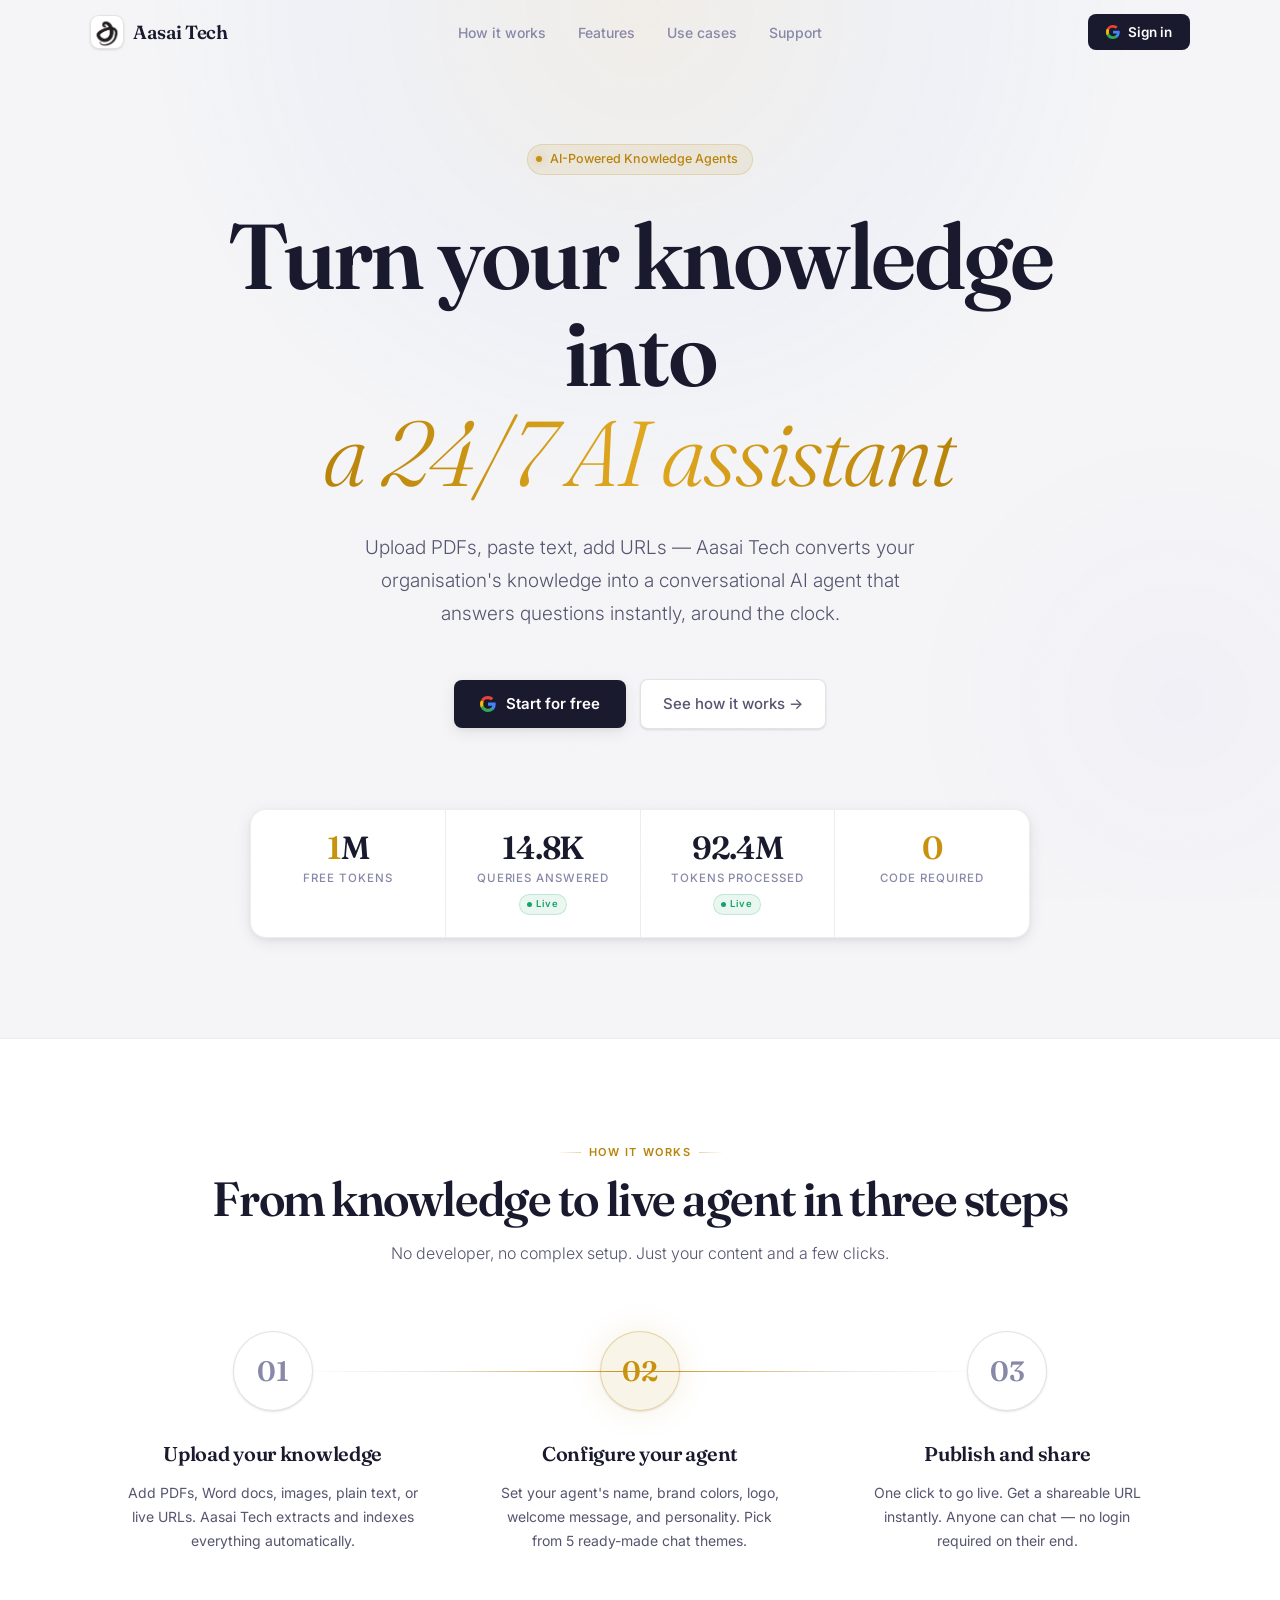
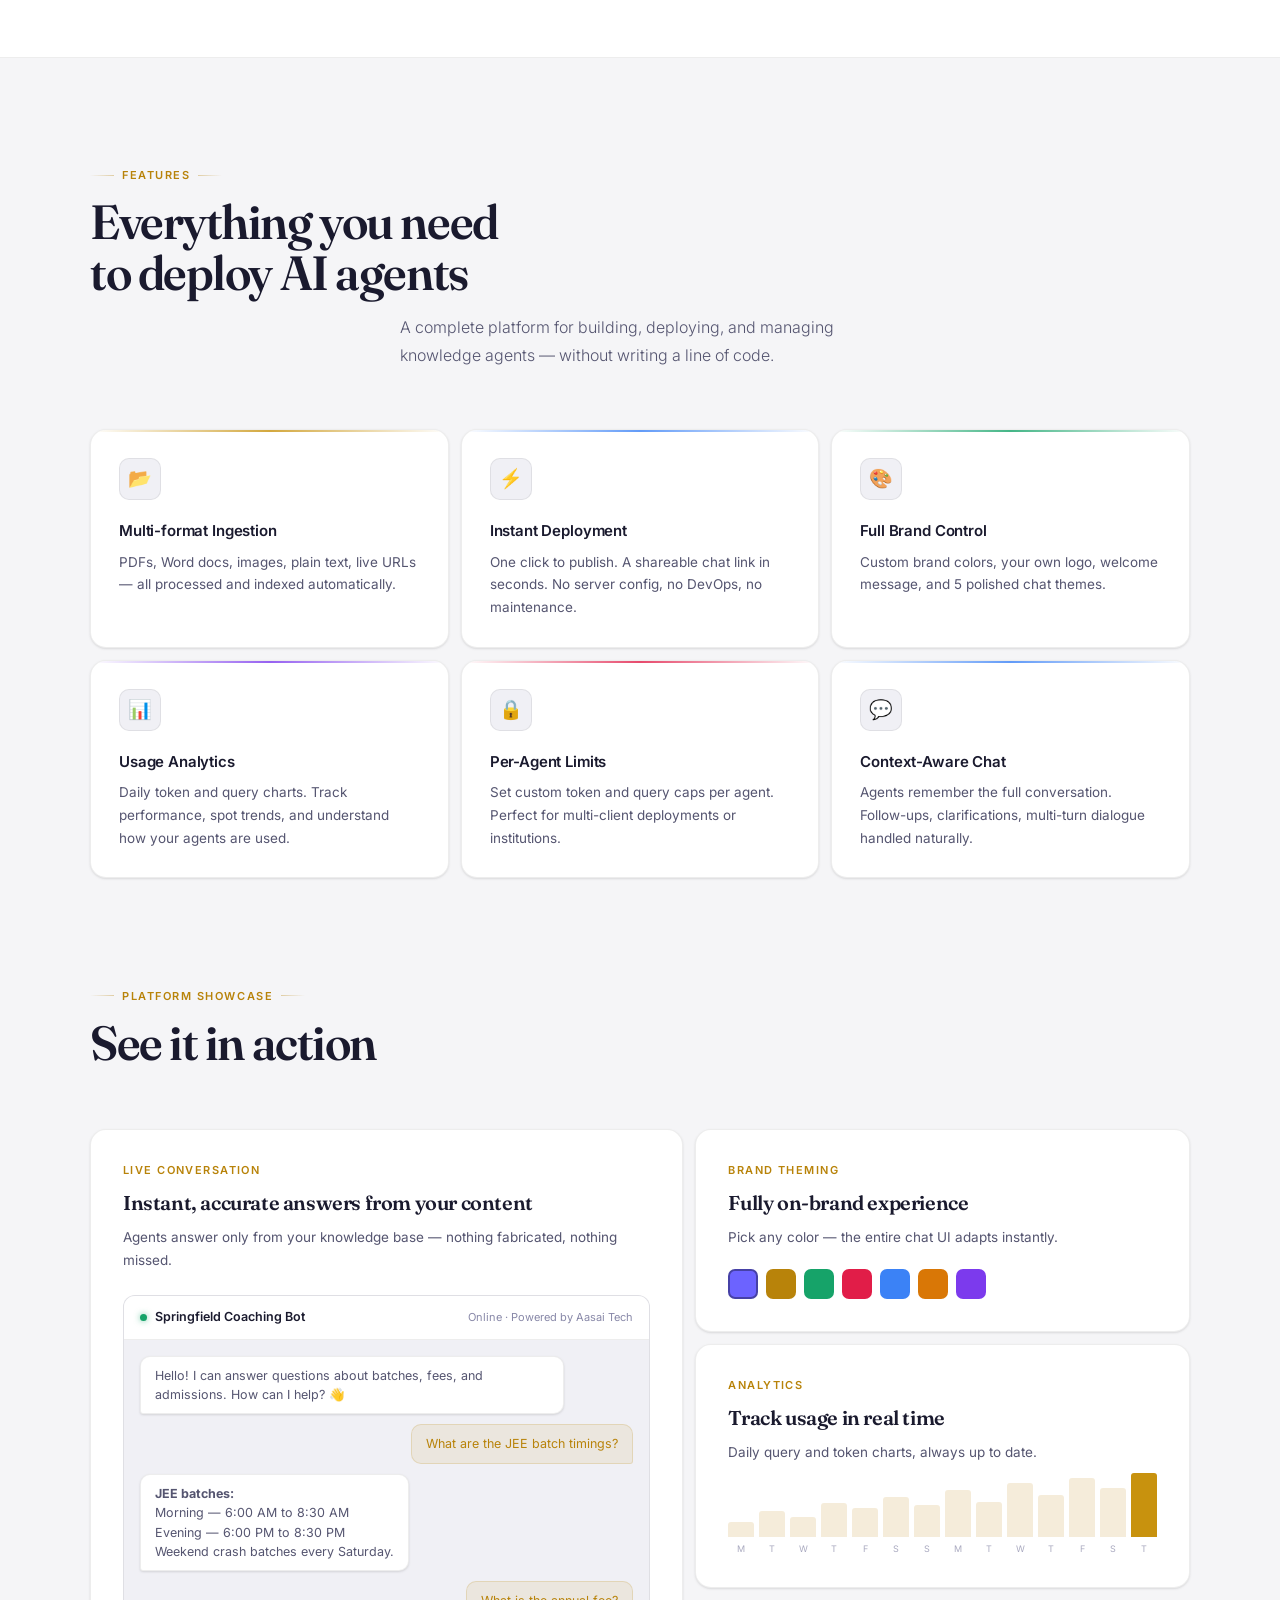
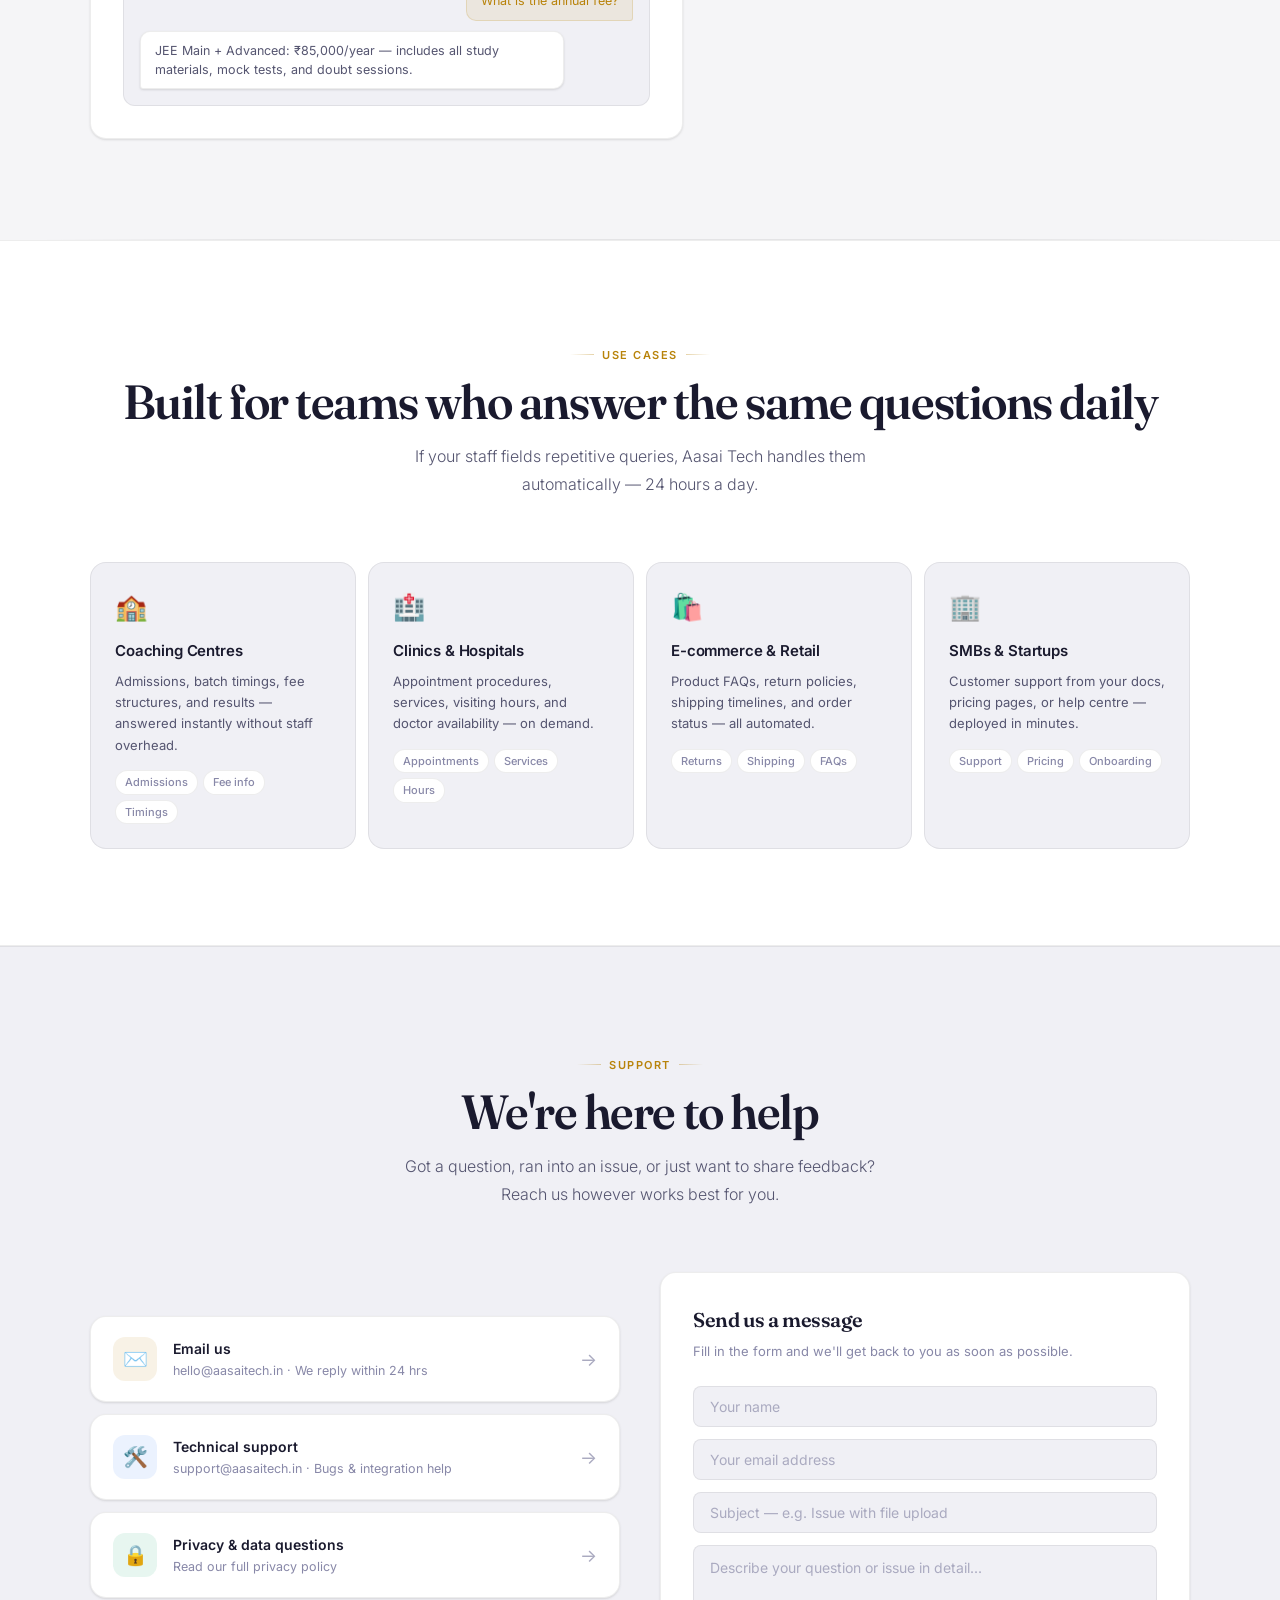
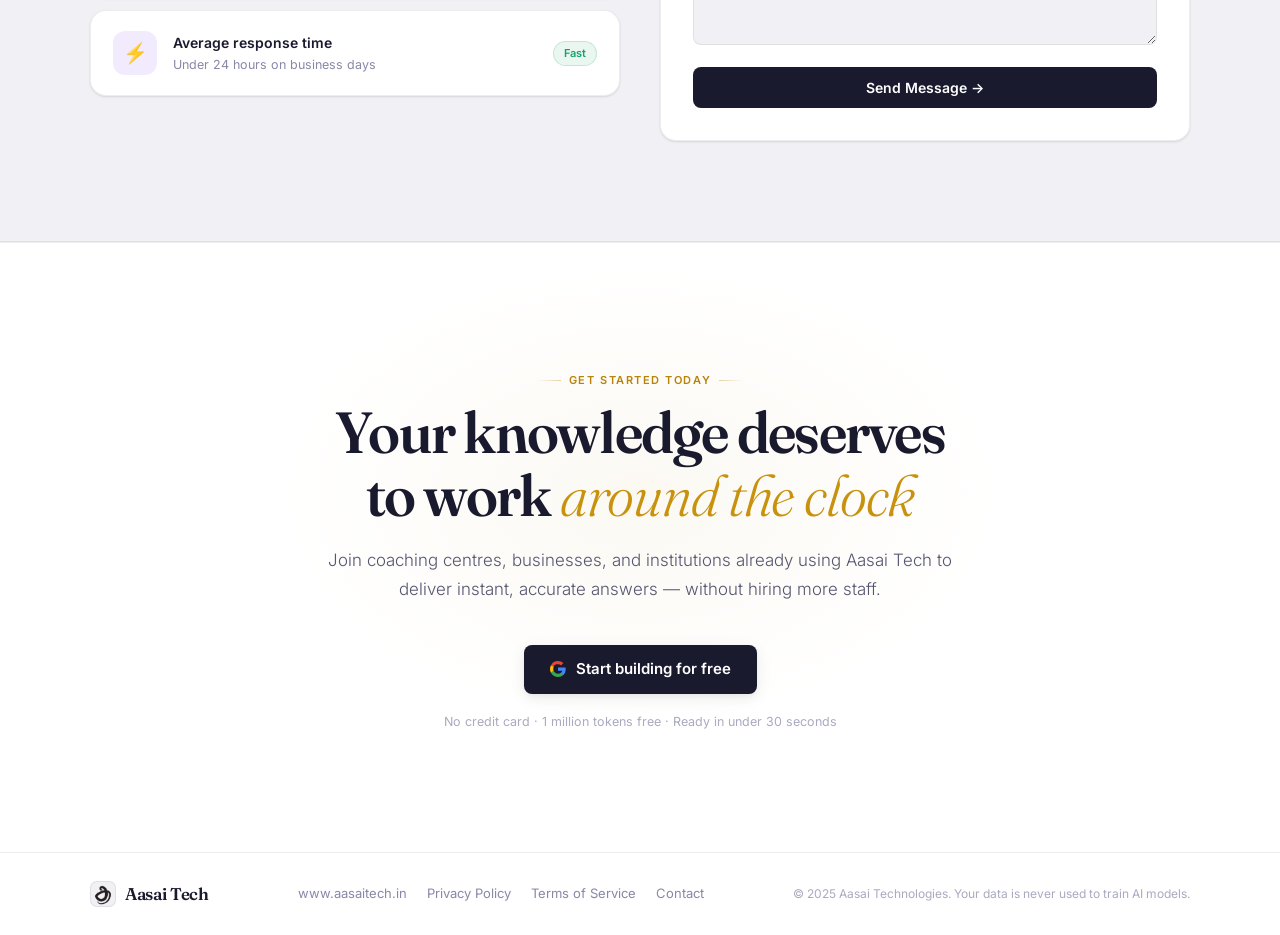
<file: agents.html>
<!DOCTYPE html>
<html lang="en">
<head>
  <meta charset="UTF-8"/>
  <meta name="viewport" content="width=device-width, initial-scale=1.0"/>
  <title>My Agents — Aasai Tech</title>
  <link href="https://fonts.googleapis.com/css2?family=Syne:wght@400;600;700;800&family=DM+Sans:wght@300;400;500&display=swap" rel="stylesheet"/>
  <link rel="stylesheet" href="_shared.css"/>
  <style>::-webkit-scrollbar{width:6px;}::-webkit-scrollbar-thumb{background:var(--border);border-radius:3px;}</style>
</head>
<body>

<div class="mobile-topbar">
  <button class="mobile-menu-btn" id="mob-menu-btn"><span></span><span></span><span></span></button>
  <div class="mobile-topbar-center"><div class="logo-mark"><img src="logo.png" alt="Aasai" onerror="this.parentElement.outerHTML='<div class=\'logo-mark-fallback\' style=\'width:30px;height:30px;font-size:13px;\'>A</div>'"/></div><span class="logo-text">Aasai Tech</span></div>
</div>
<div class="sidebar-overlay" id="sidebar-overlay"></div>
<aside class="sidebar" id="sidebar">
  <div class="sidebar-logo">
    <div class="logo-mark"><img src="logo.png" alt="" onerror="this.parentElement.outerHTML='<div class=\'logo-mark-fallback\'>A</div>'"/></div>
    <span class="logo-text">Aasai Tech</span>
  </div>
  <nav>
    <a class="nav-item" data-page="dashboard" href="home.html"><svg width="16" height="16" fill="none" stroke="currentColor" stroke-width="2" viewBox="0 0 24 24"><rect x="3" y="3" width="7" height="7"/><rect x="14" y="3" width="7" height="7"/><rect x="3" y="14" width="7" height="7"/><rect x="14" y="14" width="7" height="7"/></svg>Dashboard</a>
    <a class="nav-item active" data-page="agents" href="agents.html"><svg width="16" height="16" fill="none" stroke="currentColor" stroke-width="2" viewBox="0 0 24 24"><circle cx="12" cy="8" r="4"/><path d="M4 20c0-4 3.6-7 8-7s8 3 8 7"/></svg>My Agents</a>
    <a class="nav-item" data-page="conversations" href="conversations.html"><svg width="16" height="16" fill="none" stroke="currentColor" stroke-width="2" viewBox="0 0 24 24"><path d="M21 15a2 2 0 0 1-2 2H7l-4 4V5a2 2 0 0 1 2-2h14a2 2 0 0 1 2 2z"/></svg>Conversations</a>
    <a class="nav-item" data-page="create" href="create-agent.html"><svg width="16" height="16" fill="none" stroke="currentColor" stroke-width="2" viewBox="0 0 24 24"><circle cx="12" cy="12" r="10"/><line x1="12" y1="8" x2="12" y2="16"/><line x1="8" y1="12" x2="16" y2="12"/></svg>Create Agent</a>
    <a class="nav-item" data-page="settings" href="settings.html"><svg width="16" height="16" fill="none" stroke="currentColor" stroke-width="2" viewBox="0 0 24 24"><circle cx="12" cy="12" r="3"/><path d="M19.4 15a1.65 1.65 0 0 0 .33 1.82l.06.06a2 2 0 0 1-2.83 2.83l-.06-.06a1.65 1.65 0 0 0-1.82-.33 1.65 1.65 0 0 0-1 1.51V21a2 2 0 0 1-4 0v-.09A1.65 1.65 0 0 0 9 19.4a1.65 1.65 0 0 0-1.82.33l-.06.06a2 2 0 0 1-2.83-2.83l.06-.06A1.65 1.65 0 0 0 4.68 15a1.65 1.65 0 0 0-1.51-1H3a2 2 0 0 1 0-4h.09A1.65 1.65 0 0 0 4.6 9a1.65 1.65 0 0 0-.33-1.82l-.06-.06a2 2 0 0 1 2.83-2.83l.06.06A1.65 1.65 0 0 0 9 4.68a1.65 1.65 0 0 0 1-1.51V3a2 2 0 0 1 4 0v.09a1.65 1.65 0 0 0 1 1.51 1.65 1.65 0 0 0 1.82-.33l.06-.06a2 2 0 0 1 2.83 2.83l-.06.06A1.65 1.65 0 0 0 19.4 9a1.65 1.65 0 0 0 1.51 1H21a2 2 0 0 1 0 4h-.09a1.65 1.65 0 0 0-1.51 1z"/></svg>Settings</a>
    <a class="nav-item" data-page="profile" href="profile.html"><svg width="16" height="16" fill="none" stroke="currentColor" stroke-width="2" viewBox="0 0 24 24"><path d="M20 21v-2a4 4 0 0 0-4-4H8a4 4 0 0 0-4 4v2"/><circle cx="12" cy="7" r="4"/></svg>Profile</a>
  </nav>
  <div class="sidebar-bottom">
    <div class="user-chip" onclick="location.href='profile.html'">
      <div class="user-avatar" id="user-avatar">?</div>
      <div style="flex:1;min-width:0;"><div class="user-name" id="user-name">…</div><div class="user-plan" id="user-plan">Free Plan</div></div>
      <button class="btn-logout" onclick="event.stopPropagation();logout()" title="Logout"><svg width="16" height="16" fill="none" stroke="currentColor" stroke-width="2" viewBox="0 0 24 24"><path d="M9 21H5a2 2 0 0 1-2-2V5a2 2 0 0 1 2-2h4"/><polyline points="16 17 21 12 16 7"/><line x1="21" y1="12" x2="9" y2="12"/></svg></button>
    </div>
  </div>
</aside>

<main class="main">
  <div class="topbar">
    <div class="page-title">My Agents</div>
    <a href="create-agent.html" class="btn-primary">+ New Agent</a>
  </div>
  <div class="content page-enter">
    <!-- Skeleton -->
    <div id="skel" class="agents-grid">
      <div class="agent-card" style="pointer-events:none;"><div class="skel" style="height:20px;margin-bottom:12px;"></div><div class="skel" style="height:14px;width:60%;margin-bottom:8px;"></div><div class="skel" style="height:14px;width:40%;"></div></div>
      <div class="agent-card" style="pointer-events:none;"><div class="skel" style="height:20px;margin-bottom:12px;"></div><div class="skel" style="height:14px;width:60%;margin-bottom:8px;"></div><div class="skel" style="height:14px;width:40%;"></div></div>
      <div class="agent-card" style="pointer-events:none;"><div class="skel" style="height:20px;margin-bottom:12px;"></div><div class="skel" style="height:14px;width:60%;margin-bottom:8px;"></div><div class="skel" style="height:14px;width:40%;"></div></div>
    </div>
    <div class="agents-grid" id="all-agents" style="display:none;"></div>
  </div>
</main>

<script src="_shared.js"></script>
<script>
async function init() {
  const user = await requireAuthPage()
  if (!user) return
  renderUserChip(user)
  initMobileSidebar()
  await loadAgents()
}

async function loadAgents() {
  try {
    const r = await apiFetch('/agents')
    const agents = await r.json()
    document.getElementById('skel').style.display = 'none'
    const grid = document.getElementById('all-agents')
    grid.style.display = 'grid'
    if (!agents.length) {
      grid.innerHTML = `<div class="empty-state"><div class="empty-icon">🤖</div><h3>No agents yet</h3><p>Create your first AI agent to get started</p><a href="create-agent.html" class="btn-primary" style="display:inline-flex;">Create Agent</a></div>`
      return
    }
    grid.innerHTML = agents.map(a => {
      const logoHtml = a.logo_base64
        ? `<img src="${a.logo_base64}" style="width:100%;height:100%;object-fit:contain;" />`
        : a.logo_url ? `<img src="${a.logo_url}" />` : '🤖'
      return `<div class="agent-card" onclick="location.href='create-agent.html?id=${a._id}'">
        <div class="agent-card-header">
          <div class="agent-avatar" style="background:${a.brand_color||'#6c63ff'}22;">${logoHtml}</div>
          <div><div class="agent-name">${escHtml(a.name)}</div><div class="agent-desc">${a.sources_count||0} sources · ${(a.query_count||0).toLocaleString()} queries</div></div>
        </div>
        <div class="agent-footer">
          <span class="${a.published?'status-live':'status-draft'}">${a.published?'Live':'Draft'}</span>
          <div style="display:flex;gap:6px;">
            ${a.published_url?`<button class="btn-icon" onclick="event.stopPropagation();window.open('${a.published_url}','_blank')" title="Open"><svg width="13" height="13" fill="none" stroke="currentColor" stroke-width="2" viewBox="0 0 24 24"><path d="M18 13v6a2 2 0 0 1-2 2H5a2 2 0 0 1-2-2V8a2 2 0 0 1 2-2h6"/><polyline points="15 3 21 3 21 9"/><line x1="10" y1="14" x2="21" y2="3"/></svg></button>`:''}
            <button class="btn-icon" onclick="event.stopPropagation();deleteAgent('${a._id}',this)" title="Delete"><svg width="13" height="13" fill="none" stroke="currentColor" stroke-width="2" viewBox="0 0 24 24"><polyline points="3 6 5 6 21 6"/><path d="M19 6l-1 14H6L5 6"/></svg></button>
          </div>
        </div>
      </div>`
    }).join('')
  } catch (e) { console.error(e) }
}

async function deleteAgent(id, btn) {
  if (!confirm('Delete this agent? This cannot be undone.')) return
  btnLoading(btn, '')
  await apiFetch('/agents/' + id, { method: 'DELETE' })
  toast('Agent deleted', 'success')
  loadAgents()
}

init()
</script>
</body>
</html>
</file>
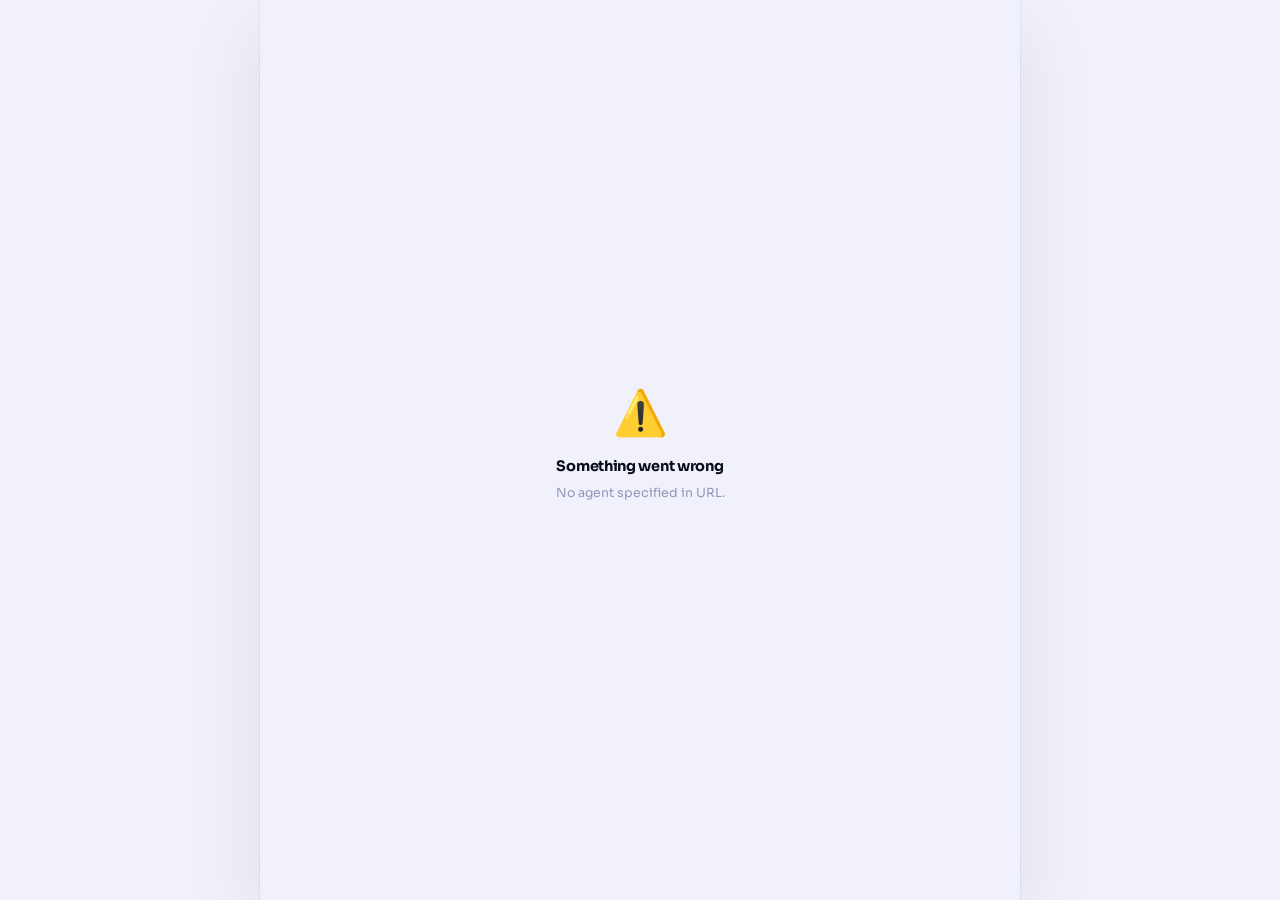
<file: chat.html>
<!DOCTYPE html>
<html lang="en">
<head>
  <meta charset="UTF-8">
  <meta name="viewport" content="width=device-width,initial-scale=1,maximum-scale=1,user-scalable=no">
  <title>Chat</title>
  <link rel="preconnect" href="https://fonts.googleapis.com">
  <link href="https://fonts.googleapis.com/css2?family=Sora:wght@300;400;500;600;700;800&family=JetBrains+Mono:wght@400;500;600&display=swap" rel="stylesheet">
  <style>
    :root {
      --brand:#6C5FF5;--brand-2:#8B7FF8;--brand-dark:#4B40D9;
      --brand-dim:rgba(108,95,245,.08);--brand-glow:rgba(108,95,245,.20);--brand-glow-lg:rgba(108,95,245,.32);
      --bg:#F0F1FA;--surface:rgba(255,255,255,0.90);--surface-solid:#FFFFFF;
      --surface2:rgba(244,245,252,0.75);--surface3:#EAEBff;
      --glass:rgba(255,255,255,0.76);--glass-border:rgba(255,255,255,0.92);
      --text:#0B0D1A;--text2:#484E70;--text3:#9097BC;--text4:#B8BDDA;
      --border:rgba(108,95,245,.10);--border2:rgba(108,95,245,.16);--border3:rgba(0,0,0,.055);
      --green:#059669;--green-dim:rgba(5,150,105,.09);--red:#DC2626;--red-dim:rgba(220,38,38,.09);
      --r:20px;--r-sm:13px;--r-xs:8px;
      --font:'Sora',sans-serif;--mono:'JetBrains Mono',monospace;
      --sh-sm:0 1px 3px rgba(0,0,0,.06),0 1px 2px rgba(0,0,0,.04);
      --sh-md:0 4px 18px rgba(0,0,0,.07),0 1px 4px rgba(0,0,0,.04);
      --sh-lg:0 14px 44px rgba(0,0,0,.11),0 4px 14px rgba(0,0,0,.06);
      --sh-brand:0 4px 22px var(--brand-glow),0 1px 4px rgba(0,0,0,.06);
      --sh-brand-lg:0 8px 36px var(--brand-glow-lg),0 2px 8px rgba(0,0,0,.08);
      --chat-max:760px;
    }
    .theme-dark {
      --bg:#07080E;--surface:rgba(14,16,26,0.92);--surface-solid:#0D1020;
      --surface2:rgba(18,21,34,0.85);--surface3:#181B30;
      --glass:rgba(12,14,24,0.82);--glass-border:rgba(255,255,255,0.055);
      --text:#ECEEF9;--text2:#7B82AA;--text3:#474D72;--text4:#2E3458;
      --border:rgba(255,255,255,.05);--border2:rgba(255,255,255,.09);--border3:rgba(255,255,255,.065);
    }
    *,*::before,*::after{box-sizing:border-box;margin:0;padding:0;}
    html,body{height:100%;width:100%;}
    body{
      font-family:var(--font);
      background:var(--bg);
      color:var(--text);
      height:100dvh;
      display:flex;
      flex-direction:column;
      align-items:center;
      -webkit-font-smoothing:antialiased;
      overflow:hidden;
    }

    #app-shell{
      display:flex;
      flex-direction:column;
      width:100%;
      max-width:var(--chat-max);
      height:100dvh;
      position:relative;
      background:var(--bg);
      box-shadow:0 0 0 1px var(--border),0 24px 80px rgba(0,0,0,.08);
    }
    @media(max-width:600px){
      #app-shell{max-width:100%;box-shadow:none;}
    }

    .chat-header{
      background:var(--glass);
      backdrop-filter:blur(24px) saturate(1.9);
      -webkit-backdrop-filter:blur(24px) saturate(1.9);
      border-bottom:1px solid var(--glass-border);
      padding:12px 16px 11px;
      display:flex;
      align-items:center;
      gap:11px;
      flex-shrink:0;
      position:relative;
      z-index:20;
      box-shadow:var(--sh-sm);
    }
    .chat-header::before{
      content:'';position:absolute;top:0;left:0;right:0;height:2.5px;
      background:linear-gradient(90deg,var(--brand),var(--brand-2),#A78BFA,#7EC8F8,var(--brand));
      background-size:250% 100%;animation:hdr-shimmer 5s linear infinite;
    }
    @keyframes hdr-shimmer{0%{background-position:0% 0%}100%{background-position:250% 0%}}
    .agent-avatar{
      width:42px;height:42px;border-radius:13px;
      background:linear-gradient(135deg,var(--brand),var(--brand-2));
      display:flex;align-items:center;justify-content:center;
      font-size:16px;font-weight:800;color:#fff;flex-shrink:0;overflow:hidden;
      box-shadow:var(--sh-brand);position:relative;
      transition:transform .2s cubic-bezier(.34,1.56,.64,1);
    }
    .agent-avatar:hover{transform:scale(1.06);}
    .agent-avatar::after{content:'';position:absolute;inset:0;border-radius:inherit;border:1.5px solid rgba(255,255,255,.22);pointer-events:none;}
    .agent-avatar img{width:100%;height:100%;object-fit:cover;}
    .agent-info{flex:1;min-width:0;}
    .agent-name{font-size:13.5px;font-weight:700;letter-spacing:-.025em;color:var(--text);white-space:nowrap;overflow:hidden;text-overflow:ellipsis;}
    .agent-status{display:flex;align-items:center;gap:5px;font-size:10px;color:var(--green);margin-top:2px;font-weight:600;}
    .status-dot{width:6px;height:6px;border-radius:50%;background:var(--green);box-shadow:0 0 0 2.5px var(--green-dim);animation:sdot 2.6s ease infinite;}
    @keyframes sdot{0%,100%{box-shadow:0 0 0 2.5px var(--green-dim)}50%{box-shadow:0 0 0 5px var(--green-dim)}}
    .powered-by{font-size:9px;color:var(--text4);text-align:right;line-height:1.55;letter-spacing:.01em;}
    .powered-by a{color:var(--brand);font-weight:700;text-decoration:none;transition:opacity .15s;}
    .powered-by a:hover{opacity:.7;}

    .msg-timing{
      display:inline-flex;align-items:center;gap:6px;
      font-size:10px;font-weight:600;color:var(--text3);letter-spacing:.02em;
      margin-top:4px;padding:3px 8px;
      background:var(--surface2);border:1px solid var(--border);border-radius:20px;
      opacity:0;transform:translateY(4px);
      transition:opacity .3s ease,transform .3s ease;
      cursor:default;user-select:none;
    }
    .msg-timing.visible{opacity:1;transform:translateY(0);}
    .msg-timing .timing-sep{width:3px;height:3px;border-radius:50%;background:var(--text4);flex-shrink:0;}
    .msg-timing .timing-fast{color:var(--green);}
    .msg-timing .timing-slow{color:var(--red);}
    .msg-timing .timing-mid{color:var(--brand);}

    .chat-messages{
      flex:1;overflow-y:auto;
      padding:18px 14px 8px;
      display:flex;flex-direction:column;gap:3px;
      scroll-behavior:smooth;
    }
    .chat-messages::-webkit-scrollbar{width:3px;}
    .chat-messages::-webkit-scrollbar-track{background:transparent;}
    .chat-messages::-webkit-scrollbar-thumb{background:var(--border2);border-radius:3px;}
    .chat-messages::-webkit-scrollbar-thumb:hover{background:var(--brand);}
    .msg-group{display:flex;flex-direction:column;gap:2px;animation:msgIn .3s cubic-bezier(.22,1,.36,1) both;}
    .msg-group.user{align-items:flex-end;}
    .msg-group.agent{align-items:flex-start;}
    @keyframes msgIn{from{opacity:0;transform:translateY(14px) scale(.96)}to{opacity:1;transform:translateY(0) scale(1)}}

    .msg-bubble-user{
      max-width:min(80%, 540px);
      padding:10px 15px;
      border-radius:20px 20px 4px 20px;
      font-size:13.5px;line-height:1.65;word-break:break-word;
      background:linear-gradient(135deg,var(--brand),var(--brand-dark));
      color:#fff;box-shadow:var(--sh-brand);letter-spacing:-.005em;position:relative;
    }
    .msg-bubble-user::after{content:'';position:absolute;inset:0;border-radius:inherit;background:linear-gradient(135deg,rgba(255,255,255,.13) 0%,transparent 65%);pointer-events:none;}
    .msg-bubble-agent{
      max-width:min(92%, 600px);
      padding:12px 16px;
      border-radius:4px 20px 20px 20px;
      background:var(--surface-solid);border:1px solid var(--border3);
      color:var(--text);box-shadow:var(--sh-md);word-break:break-word;overflow-x:auto;
      font-size:13.5px;line-height:1.72;letter-spacing:-.005em;
      transition:border-color .2s,box-shadow .2s;
    }
    .msg-bubble-agent p{margin:0 0 .65em;}
    .msg-bubble-agent p:last-child{margin-bottom:0;}
    .msg-bubble-agent strong{font-weight:700;color:var(--text);}
    .msg-bubble-agent a{color:var(--brand);text-decoration:none;font-weight:500;border-bottom:1px solid var(--brand-dim);transition:border-color .15s;}
    .msg-bubble-agent a:hover{border-color:var(--brand);}
    .msg-bubble-welcome{
      max-width:100%;padding:15px 17px;border-radius:18px;
      background:linear-gradient(135deg,var(--brand-dim) 0%,rgba(108,95,245,.03) 100%);
      border:1px solid var(--border2);color:var(--text);
      font-size:13.5px;line-height:1.78;letter-spacing:-.005em;
      position:relative;overflow:hidden;
    }
    .msg-bubble-welcome::before{content:'';position:absolute;top:-24px;left:-24px;width:90px;height:90px;background:radial-gradient(circle,var(--brand-glow) 0%,transparent 70%);pointer-events:none;}
    .msg-bubble-sales{
      max-width:min(92%, 600px);
      padding:12px 16px;border-radius:4px 20px 20px 20px;
      background:var(--surface-solid);border:1px solid var(--border3);
      color:var(--text);box-shadow:var(--sh-md);font-size:13.5px;line-height:1.72;letter-spacing:-.005em;
    }

    .date-sep{display:flex;align-items:center;gap:10px;margin:8px 0 4px;color:var(--text3);font-size:10px;font-weight:700;letter-spacing:.06em;text-transform:uppercase;}
    .date-sep::before,.date-sep::after{content:'';flex:1;height:1px;background:var(--border);}
    .msg-time{font-size:9.5px;color:var(--text4);padding:0 4px;letter-spacing:.02em;font-weight:500;}

    .stream-cursor{display:inline-block;width:2px;height:.9em;background:var(--brand);border-radius:2px;vertical-align:text-bottom;margin-left:2px;animation:blink-cur .5s step-start infinite;}
    @keyframes blink-cur{50%{opacity:0}}
    .msg-bubble-streaming{border-color:var(--brand)!important;box-shadow:0 0 0 1px var(--brand-glow),var(--sh-md)!important;}

    .typing-indicator{display:none;align-items:center;gap:5px;padding:12px 16px;background:var(--surface-solid);border:1px solid var(--border3);border-radius:4px 18px 18px 18px;box-shadow:var(--sh-sm);}
    .typing-indicator.show{display:flex;}
    .typing-dot{width:5.5px;height:5.5px;border-radius:50%;background:var(--text4);animation:tdot .9s infinite ease-in-out;}
    .typing-dot:nth-child(2){animation-delay:.18s;}
    .typing-dot:nth-child(3){animation-delay:.36s;}
    @keyframes tdot{0%,100%{transform:translateY(0);opacity:.4}50%{transform:translateY(-5px);opacity:1;background:var(--brand)}}

    .topics-wrap{
      display:flex;gap:7px;
      padding:8px 14px 4px;
      overflow-x:auto;flex-shrink:0;
      scrollbar-width:none;
      -webkit-overflow-scrolling:touch;
    }
    .topics-wrap::-webkit-scrollbar{display:none;}
    .topic-chip{
      padding:7px 13px;border:1.5px solid var(--border2);border-radius:30px;
      background:var(--surface-solid);color:var(--brand);
      font-size:11px;font-weight:700;font-family:var(--font);
      cursor:pointer;transition:all .18s cubic-bezier(.22,1,.36,1);
      display:flex;align-items:center;gap:6px;white-space:nowrap;flex-shrink:0;
      box-shadow:var(--sh-sm);letter-spacing:-.01em;
      -webkit-tap-highlight-color:transparent;
    }
    .topic-chip:hover{background:var(--brand);color:#fff;border-color:var(--brand);box-shadow:var(--sh-brand);transform:translateY(-2px);}
    .topic-chip:active{transform:translateY(0) scale(.97);}

    .products-row{
      display:flex;
      gap:10px;
      overflow-x:auto;
      padding:8px 0 10px;
      scrollbar-width:none;
      -webkit-overflow-scrolling:touch;
      max-width:min(92vw, 680px);
      width:100%;
    }
    .products-row::-webkit-scrollbar{display:none;}
    .products-row{scroll-snap-type:x mandatory;}

    .product-card{
      min-width:140px;max-width:140px;
      background:var(--surface-solid);border:1px solid var(--border3);
      border-radius:var(--r);overflow:hidden;flex-shrink:0;
      transition:all .22s cubic-bezier(.22,1,.36,1);
      box-shadow:var(--sh-sm);display:flex;flex-direction:column;
      animation:cardIn .35s cubic-bezier(.22,1,.36,1) both;
      cursor:pointer;
      scroll-snap-align:start;
      -webkit-tap-highlight-color:transparent;
    }
    @keyframes cardIn{from{opacity:0;transform:translateY(12px) scale(.95)}to{opacity:1;transform:translateY(0) scale(1)}}
    .product-card:nth-child(1){animation-delay:0ms;}.product-card:nth-child(2){animation-delay:60ms;}.product-card:nth-child(3){animation-delay:120ms;}.product-card:nth-child(4){animation-delay:180ms;}
    .product-card:hover{border-color:var(--brand);transform:translateY(-4px);box-shadow:var(--sh-brand-lg);}
    .product-img-wrap{width:100%;height:96px;overflow:hidden;position:relative;background:linear-gradient(135deg,var(--surface3),var(--brand-dim));}
    .product-img{width:100%;height:100%;object-fit:cover;display:block;transition:transform .35s cubic-bezier(.22,1,.36,1);}
    .product-card:hover .product-img{transform:scale(1.07);}
    .product-img-placeholder{width:100%;height:100%;display:flex;align-items:center;justify-content:center;font-size:30px;background:linear-gradient(135deg,var(--surface3),var(--brand-dim));}
    .product-cat-badge{position:absolute;top:6px;left:6px;background:rgba(0,0,0,.52);backdrop-filter:blur(6px);-webkit-backdrop-filter:blur(6px);color:#fff;font-size:8.5px;font-weight:700;letter-spacing:.04em;padding:2px 6px;border-radius:20px;text-transform:uppercase;pointer-events:none;}
    .product-info{padding:9px 10px 0;flex:1;}
    .product-name{font-size:11px;font-weight:700;margin-bottom:2px;line-height:1.35;display:-webkit-box;-webkit-line-clamp:2;-webkit-box-orient:vertical;overflow:hidden;letter-spacing:-.01em;color:var(--text);}
    .product-desc{font-size:9.5px;color:var(--text3);line-height:1.45;margin-bottom:5px;display:-webkit-box;-webkit-line-clamp:2;-webkit-box-orient:vertical;overflow:hidden;}
    .product-price{font-size:14px;font-weight:800;color:var(--brand);font-family:var(--mono);letter-spacing:-.02em;margin-bottom:7px;}
    .product-btn{display:block;width:100%;text-align:center;background:linear-gradient(135deg,var(--brand),var(--brand-dark));color:#fff;padding:8px;font-size:10.5px;font-weight:700;font-family:var(--font);border:none;cursor:pointer;transition:opacity .15s,transform .1s;letter-spacing:.01em;margin-top:auto;}
    .product-btn:hover{opacity:.88;}.product-btn:active{transform:scale(.97);}
    .product-btn.in-cart{background:var(--green);}

    .checkout-action-card{
      max-width:min(92%, 540px);
      background:linear-gradient(135deg,var(--brand-dim),rgba(108,95,245,.04));
      border:1.5px solid var(--border2);border-radius:var(--r);padding:13px 15px;margin-top:6px;
      animation:msgIn .3s cubic-bezier(.22,1,.36,1) both;
    }
    .checkout-action-card-title{font-size:13px;font-weight:700;color:var(--text);margin-bottom:4px;display:flex;align-items:center;gap:7px;}
    .checkout-action-card p{font-size:12px;color:var(--text2);line-height:1.6;margin-bottom:12px;}
    .checkout-action-btn{display:inline-flex;align-items:center;gap:6px;background:linear-gradient(135deg,var(--brand),var(--brand-dark));color:#fff;border:none;border-radius:10px;padding:9px 17px;font-size:12.5px;font-weight:700;font-family:var(--font);cursor:pointer;transition:all .18s cubic-bezier(.22,1,.36,1);box-shadow:var(--sh-brand);}
    .checkout-action-btn:hover{transform:translateY(-1px);box-shadow:var(--sh-brand-lg);}
    .checkout-action-btn:active{transform:scale(.97);}

    .chat-input-wrap{
      background:var(--glass);
      backdrop-filter:blur(24px) saturate(1.9);
      -webkit-backdrop-filter:blur(24px) saturate(1.9);
      border-top:1px solid var(--glass-border);
      padding:8px 12px 12px;
      padding-bottom:max(12px, env(safe-area-inset-bottom));
      flex-shrink:0;
    }
    .chat-input-row{
      display:flex;gap:8px;align-items:center;
      background:var(--surface-solid);border:1.5px solid var(--border2);
      border-radius:18px;padding:5px 5px 5px 12px;min-height:48px;
      transition:border-color .2s,box-shadow .2s;box-shadow:var(--sh-sm);
    }
    .chat-input-row:focus-within{border-color:var(--brand);box-shadow:0 0 0 3px var(--brand-dim),var(--sh-brand);}
    .chat-input-row.listening{border-color:#ef4444!important;box-shadow:0 0 0 3px rgba(239,68,68,.1)!important;align-items:center;}
    .chat-input{flex:1;min-height:24px;max-height:120px;padding:2px 0;border:none;background:transparent;color:var(--text);font-size:13.5px;font-family:var(--font);resize:none;outline:none;line-height:1.55;letter-spacing:-.008em;align-self:center;}
    .chat-input::placeholder{color:var(--text4);}
    .input-tools{display:flex;align-items:center;gap:4px;flex-shrink:0;}

    .lang-wrap{position:relative;flex-shrink:0;}
    .lang-btn{height:34px;min-width:60px;padding:0 9px;border-radius:10px;background:var(--surface2);border:1px solid var(--border2);display:flex;align-items:center;justify-content:center;gap:4px;cursor:pointer;font-size:11px;font-weight:700;color:var(--text2);font-family:var(--font);transition:all .15s cubic-bezier(.22,1,.36,1);white-space:nowrap;user-select:none;-webkit-tap-highlight-color:transparent;}
    .lang-btn:hover{border-color:var(--brand);color:var(--brand);background:var(--brand-dim);}
    .lang-btn.open{border-color:var(--brand);color:var(--brand);background:var(--brand-dim);}
    .lang-btn.recording{border-color:rgba(239,68,68,.5);background:rgba(239,68,68,.07);color:#ef4444;}
    .lb-flag{font-size:13px;line-height:1;}.lb-code{font-size:10.5px;font-weight:800;letter-spacing:.03em;}
    .lb-arrow{font-size:8px;opacity:.5;margin-left:1px;transition:transform .15s;}
    .lang-btn.open .lb-arrow{transform:rotate(180deg);}
    .rec-pulse{width:6px;height:6px;border-radius:50%;background:#ef4444;animation:recP 1s ease-in-out infinite;flex-shrink:0;display:none;}
    .lang-btn.recording .rec-pulse{display:block;}
    @keyframes recP{0%,100%{opacity:1;transform:scale(1)}50%{opacity:.35;transform:scale(.65)}}
    .lang-dropdown{position:absolute;bottom:calc(100% + 8px);right:0;background:var(--surface-solid);border:1px solid var(--border2);border-radius:16px;padding:8px 5px;min-width:195px;max-height:280px;overflow-y:auto;box-shadow:var(--sh-lg);z-index:9999;display:none;}
    .lang-dropdown::-webkit-scrollbar{width:3px;}
    .lang-dropdown::-webkit-scrollbar-thumb{background:var(--border2);border-radius:3px;}
    .lang-dropdown.open{display:block;animation:ddUp .15s ease;}
    @keyframes ddUp{from{opacity:0;transform:translateY(6px)}to{opacity:1;transform:translateY(0)}}
    .lang-dd-head{padding:3px 10px 7px;font-size:9.5px;font-weight:800;color:var(--text3);text-transform:uppercase;letter-spacing:.08em;}
    .lang-dd-item{display:flex;align-items:center;gap:9px;padding:6px 10px;border-radius:9px;cursor:pointer;font-size:12px;font-weight:600;color:var(--text2);transition:background .1s;}
    .lang-dd-item:hover{background:var(--surface2);color:var(--text);}
    .lang-dd-item.active{background:var(--brand-dim);color:var(--brand);}
    .lang-dd-item .dd-flag{font-size:15px;flex-shrink:0;}.lang-dd-item .dd-name{flex:1;}
    .lang-dd-item .dd-check{font-size:12px;color:var(--brand);opacity:0;}
    .lang-dd-item.active .dd-check{opacity:1;}
    .lang-dd-sep{height:1px;background:var(--border);margin:4px 6px;}

    .mic-btn{width:34px;height:34px;border-radius:10px;background:var(--surface2);border:1px solid var(--border2);display:flex;align-items:center;justify-content:center;cursor:pointer;font-size:15px;flex-shrink:0;transition:all .18s cubic-bezier(.22,1,.36,1);-webkit-tap-highlight-color:transparent;}
    .mic-btn:hover{border-color:var(--brand);background:var(--brand-dim);}
    .mic-btn.recording{background:rgba(239,68,68,.1);border-color:rgba(239,68,68,.55);animation:micGlow 1.2s ease-in-out infinite;}
    @keyframes micGlow{0%,100%{box-shadow:0 0 0 0 rgba(239,68,68,.45)}50%{box-shadow:0 0 0 7px rgba(239,68,68,0)}}
    .mic-btn:disabled{opacity:.3;cursor:not-allowed;}

    .send-btn{width:34px;height:34px;border-radius:10px;background:linear-gradient(135deg,var(--brand),var(--brand-dark));border:none;cursor:pointer;display:flex;align-items:center;justify-content:center;flex-shrink:0;transition:all .18s cubic-bezier(.22,1,.36,1);box-shadow:0 2px 12px var(--brand-glow);-webkit-tap-highlight-color:transparent;}
    .send-btn:hover{transform:scale(1.08);box-shadow:var(--sh-brand);}
    .send-btn:active{transform:scale(.94);}
    .send-btn:disabled{opacity:.4;cursor:not-allowed;transform:none;box-shadow:none;}
    .send-btn svg{color:#fff;}

    .voice-wave{display:none;align-items:center;gap:3px;flex:1;padding:0 4px 0 0;overflow:hidden;}
    .chat-input-row.listening .voice-wave{display:flex;}
    .chat-input-row.listening .chat-input{display:none;}
    .wave-bar{width:3px;min-width:3px;border-radius:3px;background:var(--brand);flex-shrink:0;animation:waveBar .8s ease-in-out infinite;}
    .wave-bar:nth-child(1){height:8px;animation-delay:0s;}.wave-bar:nth-child(2){height:14px;animation-delay:.1s;}.wave-bar:nth-child(3){height:20px;animation-delay:.2s;}.wave-bar:nth-child(4){height:14px;animation-delay:.3s;}.wave-bar:nth-child(5){height:8px;animation-delay:.4s;}
    .voice-wave .voice-label{font-size:11.5px;font-weight:600;color:#ef4444;margin-left:6px;white-space:nowrap;animation:voicePulse 1.2s ease infinite;}
    @keyframes waveBar{0%,100%{transform:scaleY(.45);opacity:.45}50%{transform:scaleY(1);opacity:1}}
    @keyframes voicePulse{0%,100%{opacity:1}50%{opacity:.35}}
    .voice-interim{display:none;position:absolute;bottom:calc(100% + 10px);left:14px;right:14px;background:var(--surface-solid);border:1px solid var(--border2);border-radius:14px;padding:10px 14px;font-size:13px;font-weight:500;color:var(--text2);box-shadow:var(--sh-md);z-index:10;animation:fadeSlideUp .18s ease;pointer-events:none;line-height:1.5;max-height:80px;overflow:hidden;}
    .voice-interim.show{display:block;}
    @keyframes fadeSlideUp{from{opacity:0;transform:translateY(6px)}to{opacity:1;transform:translateY(0)}}
    .voice-interim-live{color:var(--text3);}.voice-interim-final{color:var(--text);font-weight:600;}
    .input-inner{position:relative;}

    #cart-fab{
      position:absolute;
      bottom:82px;
      right:16px;
      width:52px;height:52px;
      border-radius:50%;
      background:linear-gradient(135deg,var(--brand),var(--brand-dark));
      color:#fff;
      border:none;
      cursor:pointer;
      display:none;
      align-items:center;justify-content:center;
      font-size:22px;
      box-shadow:var(--sh-brand-lg);
      transition:all .22s cubic-bezier(.34,1.56,.64,1);
      z-index:30;
      -webkit-tap-highlight-color:transparent;
    }
    #cart-fab.show{display:flex;animation:fabIn .3s cubic-bezier(.34,1.56,.64,1);}
    #cart-fab:hover{transform:scale(1.1);}
    #cart-fab:active{transform:scale(.94);}
    @keyframes fabIn{from{opacity:0;transform:scale(.5)}to{opacity:1;transform:scale(1)}}

    #cart-fab-badge{
      position:absolute;top:-3px;right:-3px;
      min-width:20px;height:20px;
      background:#ef4444;
      color:#fff;font-size:10px;font-weight:800;font-family:var(--mono);
      border-radius:10px;padding:0 5px;
      display:flex;align-items:center;justify-content:center;
      border:2px solid var(--bg);
      pointer-events:none;
    }

    .modal-overlay{
      position:fixed;inset:0;
      background:rgba(11,13,26,.55);
      backdrop-filter:blur(12px);-webkit-backdrop-filter:blur(12px);
      z-index:100;
      display:flex;align-items:flex-end;justify-content:center;
      visibility:hidden;opacity:0;
      transition:opacity .25s,visibility .25s;
    }
    .modal-overlay.open{visibility:visible;opacity:1;}

    .cart-sheet{
      background:var(--surface-solid);
      border-radius:26px 26px 0 0;
      width:100%;max-width:480px;
      max-height:82vh;
      overflow-y:auto;
      padding:6px 20px max(28px,env(safe-area-inset-bottom));
      box-shadow:0 -20px 60px rgba(0,0,0,.16);
      transform:translateY(40px);
      transition:transform .32s cubic-bezier(.22,1,.36,1);
    }
    .modal-overlay.open .cart-sheet{transform:translateY(0);}
    .cart-sheet::-webkit-scrollbar{width:3px;}
    .cart-sheet::-webkit-scrollbar-thumb{background:var(--border2);border-radius:3px;}
    .cart-handle{width:34px;height:4px;background:var(--border2);border-radius:4px;margin:8px auto 14px;}
    .cart-header-row{display:flex;align-items:center;justify-content:space-between;margin-bottom:14px;}
    .cart-sheet-title{font-size:16px;font-weight:800;letter-spacing:-.025em;}
    .cart-close-btn{width:30px;height:30px;border-radius:50%;background:var(--surface2);border:1px solid var(--border2);display:flex;align-items:center;justify-content:center;cursor:pointer;font-size:14px;color:var(--text3);transition:all .15s;-webkit-tap-highlight-color:transparent;}
    .cart-close-btn:hover{background:var(--red-dim);color:var(--red);border-color:var(--red);}
    .cart-item{display:flex;align-items:center;gap:11px;padding:11px 0;border-bottom:1px solid var(--border);animation:msgIn .22s cubic-bezier(.22,1,.36,1) both;}
    .cart-item:last-child{border-bottom:none;}
    .cart-item-thumb{width:48px;height:48px;border-radius:12px;background:linear-gradient(135deg,var(--surface3),var(--brand-dim));display:flex;align-items:center;justify-content:center;font-size:18px;flex-shrink:0;overflow:hidden;border:1px solid var(--border);}
    .cart-item-thumb img{width:100%;height:100%;object-fit:cover;}
    .cart-item-name{font-size:12.5px;font-weight:700;letter-spacing:-.015em;white-space:nowrap;overflow:hidden;text-overflow:ellipsis;}
    .cart-item-unit{font-size:10.5px;color:var(--text3);margin-top:2px;font-family:var(--mono);font-weight:500;}
    .cart-qty{display:flex;align-items:center;gap:8px;margin-top:6px;}
    .qty-btn{width:26px;height:26px;border-radius:7px;border:1.5px solid var(--border2);background:var(--surface2);cursor:pointer;font-size:15px;font-weight:700;display:flex;align-items:center;justify-content:center;line-height:1;transition:all .14s;color:var(--text2);font-family:var(--font);-webkit-tap-highlight-color:transparent;}
    .qty-btn:hover{background:var(--brand);color:#fff;border-color:var(--brand);box-shadow:0 2px 8px var(--brand-glow);}
    .qty-label{font-size:13px;font-weight:700;min-width:20px;text-align:center;font-family:var(--mono);}
    .cart-item-total{font-size:13.5px;font-weight:800;font-family:var(--mono);white-space:nowrap;letter-spacing:-.02em;margin-left:auto;flex-shrink:0;}

    .cart-summary{background:var(--surface2);border:1px solid var(--border);border-radius:16px;padding:14px 16px;margin-top:16px;}
    .cart-summary-row{display:flex;justify-content:space-between;align-items:center;font-size:12px;color:var(--text2);margin-bottom:6px;}
    .cart-summary-row:last-child{margin-bottom:0;}
    .cart-summary-row.total{font-size:16px;font-weight:800;color:var(--text);margin-top:10px;padding-top:10px;border-top:1px solid var(--border);}
    .cart-summary-row.total span:last-child{color:var(--brand);font-family:var(--mono);}
    .checkout-btn{
      display:flex;align-items:center;justify-content:center;gap:8px;
      width:100%;margin-top:14px;
      background:linear-gradient(135deg,var(--brand),var(--brand-dark));
      color:#fff;border:none;border-radius:16px;padding:14px;
      font-size:14px;font-weight:700;font-family:var(--font);
      cursor:pointer;transition:all .18s cubic-bezier(.22,1,.36,1);
      box-shadow:var(--sh-brand);letter-spacing:-.01em;
      -webkit-tap-highlight-color:transparent;
    }
    .checkout-btn:hover{transform:translateY(-1px);box-shadow:var(--sh-brand-lg);}
    .checkout-btn:active{transform:scale(.97);}
    .checkout-btn::after{content:'→';font-size:16px;}
    .cart-empty{text-align:center;padding:32px 20px;color:var(--text3);}
    .cart-empty-icon{font-size:40px;margin-bottom:12px;}
    .cart-empty-text{font-size:13px;font-weight:600;color:var(--text3);}

    #product-modal-overlay{z-index:200;align-items:flex-end;}
    .product-modal-sheet{
      background:var(--surface-solid);border-radius:26px 26px 0 0;
      width:100%;max-width:480px;max-height:90vh;
      overflow-y:auto;
      box-shadow:0 -20px 60px rgba(0,0,0,.18);
      transform:translateY(50px);
      transition:transform .34s cubic-bezier(.22,1,.36,1);
      display:flex;flex-direction:column;
    }
    .modal-overlay.open .product-modal-sheet{transform:translateY(0);}
    .product-modal-sheet::-webkit-scrollbar{width:3px;}
    .product-modal-sheet::-webkit-scrollbar-thumb{background:var(--border2);border-radius:3px;}
    .pm-img-wrap{width:100%;height:210px;flex-shrink:0;position:relative;background:linear-gradient(135deg,var(--surface3),var(--brand-dim));border-radius:26px 26px 0 0;overflow:hidden;}
    .pm-img{width:100%;height:100%;object-fit:cover;display:block;transition:transform .4s cubic-bezier(.22,1,.36,1);}
    .product-modal-sheet:hover .pm-img{transform:scale(1.03);}
    .pm-img-placeholder{width:100%;height:100%;display:flex;align-items:center;justify-content:center;font-size:52px;}
    .pm-close{position:absolute;top:13px;right:13px;width:32px;height:32px;border-radius:50%;background:rgba(11,13,26,.45);backdrop-filter:blur(8px);-webkit-backdrop-filter:blur(8px);border:1.5px solid rgba(255,255,255,.18);display:flex;align-items:center;justify-content:center;cursor:pointer;font-size:15px;color:#fff;transition:all .18s cubic-bezier(.22,1,.36,1);z-index:10;line-height:1;-webkit-tap-highlight-color:transparent;}
    .pm-close:hover{background:rgba(11,13,26,.7);transform:scale(1.08);}
    .pm-cat-badge{position:absolute;bottom:13px;left:13px;background:rgba(0,0,0,.52);backdrop-filter:blur(6px);-webkit-backdrop-filter:blur(6px);color:#fff;font-size:10px;font-weight:700;letter-spacing:.04em;padding:4px 10px;border-radius:20px;text-transform:uppercase;}
    .pm-body{padding:18px 20px max(24px,env(safe-area-inset-bottom));display:flex;flex-direction:column;gap:0;}
    .pm-handle{width:34px;height:4px;background:var(--border2);border-radius:4px;margin:0 auto 14px;}
    .pm-name{font-size:16px;font-weight:800;letter-spacing:-.03em;color:var(--text);line-height:1.3;margin-bottom:5px;}
    .pm-price{font-size:22px;font-weight:800;color:var(--brand);font-family:var(--mono);letter-spacing:-.03em;margin-bottom:12px;}
    .pm-desc-label{font-size:10px;font-weight:800;color:var(--text3);text-transform:uppercase;letter-spacing:.07em;margin-bottom:5px;}
    .pm-desc{font-size:13px;color:var(--text2);line-height:1.75;margin-bottom:16px;}
    .pm-meta{display:flex;gap:7px;flex-wrap:wrap;margin-bottom:18px;}
    .pm-meta-chip{display:inline-flex;align-items:center;gap:5px;padding:5px 11px;background:var(--surface2);border:1px solid var(--border2);border-radius:20px;font-size:10.5px;font-weight:700;color:var(--text2);}
    .pm-meta-chip span{font-size:12px;}
    .pm-divider{height:1px;background:var(--border);margin:0 0 18px;}
    .pm-action-wrap{display:flex;gap:10px;align-items:center;}
    .pm-qty-control{display:flex;align-items:center;gap:0;background:var(--surface2);border:1.5px solid var(--border2);border-radius:12px;overflow:hidden;flex-shrink:0;}
    .pm-qty-btn{width:38px;height:44px;border:none;background:transparent;cursor:pointer;font-size:18px;font-weight:700;color:var(--text2);display:flex;align-items:center;justify-content:center;transition:all .14s;font-family:var(--font);-webkit-tap-highlight-color:transparent;}
    .pm-qty-btn:hover{background:var(--brand-dim);color:var(--brand);}
    .pm-qty-num{font-size:14px;font-weight:800;font-family:var(--mono);min-width:28px;text-align:center;color:var(--text);}
    .pm-add-btn{flex:1;height:44px;border-radius:12px;border:none;background:linear-gradient(135deg,var(--brand),var(--brand-dark));color:#fff;font-size:13px;font-weight:700;font-family:var(--font);cursor:pointer;transition:all .18s cubic-bezier(.22,1,.36,1);box-shadow:var(--sh-brand);letter-spacing:-.01em;display:flex;align-items:center;justify-content:center;gap:7px;-webkit-tap-highlight-color:transparent;}
    .pm-add-btn:hover{transform:translateY(-1px);box-shadow:var(--sh-brand-lg);}
    .pm-add-btn:active{transform:scale(.97);}
    .pm-add-btn.in-cart{background:linear-gradient(135deg,var(--green),#047857);}

    .loading-screen{flex:1;display:flex;align-items:center;justify-content:center;flex-direction:column;gap:14px;}
    .spin-ring{width:34px;height:34px;border:2.5px solid var(--surface3);border-top-color:var(--brand);border-radius:50%;animation:spin .75s linear infinite;}
    @keyframes spin{to{transform:rotate(360deg)}}
    .loading-label{font-size:12px;color:var(--text3);font-weight:500;letter-spacing:.01em;}

    .toast{
      position:fixed;
      bottom:90px;left:50%;
      transform:translateX(-50%) translateY(10px);
      background:var(--text);color:#fff;
      padding:8px 15px;border-radius:20px;
      font-size:12px;font-weight:600;white-space:nowrap;
      pointer-events:none;opacity:0;z-index:999;
      transition:all .25s cubic-bezier(.22,1,.36,1);
    }
    .toast.show{opacity:1;transform:translateX(-50%) translateY(0);}

    @media(min-width:601px){
      #cart-fab{position:absolute;}
      .cart-sheet,.product-modal-sheet{
        border-radius:26px;
        margin-bottom:40px;
        max-height:78vh;
      }
    }
    @media(max-width:400px){
      .product-card{min-width:128px;max-width:128px;}
      .msg-bubble-user,.msg-bubble-agent,.msg-bubble-sales{font-size:13px;}
    }
    .chat-messages{-webkit-overflow-scrolling:touch;overscroll-behavior:contain;}
  </style>
</head>
<body>

<div id="app-shell">

  <div class="chat-header" id="chat-header" style="display:none;">
    <div class="agent-avatar" id="hdr-avatar">✦</div>
    <div class="agent-info">
      <div class="agent-name" id="hdr-name">Agent</div>
      <div class="agent-status"><span class="status-dot"></span><span id="agent-status-text">Online</span></div>
    </div>
    <div class="hdr-actions">
      <div class="powered-by"><span id="powered-by-text">Powered by</span><br><a href="https://supportagent.aasaitech.in" target="_blank" rel="noopener">SupportGent</a></div>
    </div>
  </div>

  <div class="loading-screen" id="loading-screen">
    <div class="spin-ring"></div>
    <div class="loading-label" id="loading-label">Loading agent…</div>
  </div>

  <div class="chat-messages" id="chat-messages" style="display:none;"></div>
  <div class="topics-wrap" id="topics-wrap"></div>

  <button id="cart-fab" onclick="openCart()" title="View cart" aria-label="View cart">
    🛒
    <span id="cart-fab-badge">0</span>
  </button>

  <div class="chat-input-wrap" id="chat-input-wrap" style="display:none;">
    <div class="input-inner">
      <div class="voice-interim" id="voice-interim">
        <span class="voice-interim-final" id="voice-final-text"></span><span class="voice-interim-live" id="voice-interim-text"></span>
      </div>
      <div class="chat-input-row" id="input-row">
        <div class="voice-wave" id="voice-wave">
          <div class="wave-bar"></div><div class="wave-bar"></div><div class="wave-bar"></div>
          <div class="wave-bar"></div><div class="wave-bar"></div>
          <span class="voice-label">Listening…</span>
        </div>
        <textarea class="chat-input" id="chat-input" placeholder="Ask anything…" rows="1" onkeydown="handleKey(event)" oninput="autoResize(this)"></textarea>
        <div class="input-tools">
          <div class="lang-wrap" id="langWrap">
            <button class="lang-btn" id="langBtn" onclick="toggleLangDD()" title="Voice language">
              <span class="rec-pulse"></span>
              <span class="lb-flag" id="lbFlag">🇮🇳</span>
              <span class="lb-code" id="lbCode">EN</span>
              <span class="lb-arrow">▼</span>
            </button>
            <div class="lang-dropdown" id="langDropdown"></div>
          </div>
          <button class="mic-btn" id="mic-btn" onclick="toggleVoice()" title="Voice input"><span id="mic-icon">🎙</span></button>
          <button class="send-btn" id="send-btn" onclick="sendMessage()" title="Send">
            <svg width="13" height="13" fill="none" stroke="currentColor" stroke-width="2.5" viewBox="0 0 24 24">
              <line x1="22" y1="2" x2="11" y2="13"/><polygon points="22 2 15 22 11 13 2 9 22 2"/>
            </svg>
          </button>
        </div>
      </div>
    </div>
  </div>

</div>

<div class="modal-overlay" id="cart-overlay" onclick="if(event.target===this)closeCart()">
  <div class="cart-sheet">
    <div class="cart-handle"></div>
    <div class="cart-header-row">
      <div class="cart-sheet-title" id="cart-sheet-title">🛒 Your Cart</div>
      <button class="cart-close-btn" onclick="closeCart()" title="Close">✕</button>
    </div>
    <div id="cart-items"></div>
    <div id="cart-summary-block"></div>
  </div>
</div>

<div class="modal-overlay" id="product-modal-overlay" onclick="if(event.target===this)closeProductModal()">
  <div class="product-modal-sheet" id="product-modal-sheet"></div>
</div>

<div class="toast" id="toast"></div>

<script>
  const CHAT_STRINGS = {
    en: {
      loadingAgent:'Loading agent…',online:'Online',poweredBy:'Powered by',askAnything:'Ask anything…',
      voiceLanguage:'Voice language',send:'Send',close:'Close',somethingWrong:'Something went wrong',
      failedGetResp:'Failed to get response.',noAgentUrl:'No agent specified in URL.',
      agentNotFound:'Agent not found',failedLoad:'Failed to load agent.',tryAgain:'Please try again.',
      addToCart:'🛒 Add to Cart',inCart:'✓ In Cart',inCartLabel:'In Cart',yourCart:'🛒 Your Cart',
      cartEmpty:'Your cart is empty',items:'Items',delivery:'Delivery',free:'Free',total:'Total',
      checkout:'Checkout',paySecurely:'Pay Securely →',voiceLangDD:'Voice Language',
      sorryError:'Sorry, I encountered an error. Please try again.',
      paymentFailed:'❌ Unable to process payment. Please try again.',
      checkoutFailed:'❌ Checkout failed. Please try again.',
      noSpeech:'💬 No speech detected — try again',each:'each',
      addedToCart:"I've added your selected item to cart. Proceed to secure payment when you're ready.",
      addedToCartMany:"I've added your selected items to cart. Proceed to secure payment when you're ready.",
      defaultWelcome:"Hi! I'm {name}. How can I help you today?",
    },
    ta: {
      loadingAgent:'ஏஜெண்ட் ஏற்றுகிறது…',online:'நிகழ்நேரத்தில்',poweredBy:'இயக்கப்படுகிறது',
      askAnything:'எதையும் கேளுங்கள்…',voiceLanguage:'குரல் மொழி',send:'அனுப்பு',close:'மூடு',
      somethingWrong:'ஏதோ தவறு நடந்தது',failedGetResp:'பதில் கிடைக்கவில்லை.',
      noAgentUrl:'URL-ல் ஏஜெண்ட் குறிப்பிடப்படவில்லை.',agentNotFound:'ஏஜெண்ட் கிடைக்கவில்லை',
      failedLoad:'ஏஜெண்டை ஏற்றுவதில் தோல்வி.',tryAgain:'மீண்டும் முயற்சிக்கவும்.',
      addToCart:'🛒 கார்ட்டில் சேர்',inCart:'✓ கார்ட்டில் உள்ளது',inCartLabel:'கார்ட்டில் உள்ளது',
      yourCart:'🛒 உங்கள் கார்ட்',cartEmpty:'உங்கள் கார்ட் காலியாக உள்ளது',items:'பொருட்கள்',
      delivery:'டெலிவரி',free:'இலவசம்',total:'மொத்தம்',checkout:'செக்அவுட்',
      paySecurely:'பாதுகாப்பாக பணம் செலுத்து →',voiceLangDD:'குரல் மொழி',
      sorryError:'மன்னிக்கவும், பிழை ஏற்பட்டது. மீண்டும் முயற்சிக்கவும்.',
      paymentFailed:'❌ பணம் செலுத்த முடியவில்லை. மீண்டும் முயற்சிக்கவும்.',
      checkoutFailed:'❌ செக்அவுட் தோல்வி. மீண்டும் முயற்சிக்கவும்.',
      noSpeech:'💬 பேச்சு கண்டறியப்படவில்லை — மீண்டும் முயற்சி',each:'தலா',
      addedToCart:"தேர்ந்தெடுத்த பொருளை கார்ட்டில் சேர்த்தேன். பணம் செலுத்த தொடரவும்.",
      addedToCartMany:"தேர்ந்தெடுத்த பொருட்களை கார்ட்டில் சேர்த்தேன். பணம் செலுத்த தொடரவும்.",
      defaultWelcome:"வணக்கம்! நான் {name}. உங்களுக்கு எப்படி உதவலாம்?",
    },
    te: {
      loadingAgent:'ఏజెంట్ లోడవుతోంది…',online:'ఆన్‌లైన్',poweredBy:'ఆధారంగా',
      askAnything:'ఏదైనా అడగండి…',voiceLanguage:'వాయిస్ భాష',send:'పంపు',close:'మూసివేయి',
      somethingWrong:'ఏదో తప్పు జరిగింది',failedGetResp:'ప్రతిస్పందన రాలేదు.',
      noAgentUrl:'URL లో ఏజెంట్ పేర్కొనలేదు.',agentNotFound:'ఏజెంట్ దొరకలేదు',
      failedLoad:'ఏజెంట్ లోడ్ చేయడం విఫలమైంది.',tryAgain:'మళ్ళీ ప్రయత్నించండి.',
      addToCart:'🛒 కార్ట్‌కు జోడించు',inCart:'✓ కార్ట్‌లో ఉంది',inCartLabel:'కార్ట్‌లో ఉంది',
      yourCart:'🛒 మీ కార్ట్',cartEmpty:'మీ కార్ట్ ఖాళీగా ఉంది',items:'వస్తువులు',
      delivery:'డెలివరీ',free:'ఉచితం',total:'మొత్తం',checkout:'చెక్అవుట్',
      paySecurely:'సురక్షితంగా చెల్లించండి →',voiceLangDD:'వాయిస్ భాష',
      sorryError:'క్షమించండి, లోపం వచ్చింది. మళ్ళీ ప్రయత్నించండి.',
      paymentFailed:'❌ చెల్లింపు విఫలమైంది. మళ్ళీ ప్రయత్నించండి.',
      checkoutFailed:'❌ చెక్అవుట్ విఫలమైంది. మళ్ళీ ప్రయత్నించండి.',
      noSpeech:'💬 మాట గుర్తించబడలేదు — మళ్ళీ ప్రయత్నించండి',each:'ఒక్కొక్కటి',
      addedToCart:"ఎంచుకున్న వస్తువు కార్ట్‌కు జోడించాను. చెల్లింపుకు కొనసాగండి.",
      addedToCartMany:"ఎంచుకున్న వస్తువులు కార్ట్‌కు జోడించాను. చెల్లింపుకు కొనసాగండి.",
      defaultWelcome:"నమస్కారం! నేను {name}. మీకు ఎలా సహాయం చేయగలను?",
    },
    kn: {
      loadingAgent:'ಏಜೆಂಟ್ ಲೋಡ್ ಆಗುತ್ತಿದೆ…',online:'ಆನ್‌ಲೈನ್',poweredBy:'ಚಾಲಿತ',
      askAnything:'ಏನಾದರೂ ಕೇಳಿ…',voiceLanguage:'ಧ್ವನಿ ಭಾಷೆ',send:'ಕಳುಹಿಸು',close:'ಮುಚ್ಚು',
      somethingWrong:'ಏನೋ ತಪ್ಪಾಗಿದೆ',failedGetResp:'ಪ್ರತಿಕ್ರಿಯೆ ಸಿಗಲಿಲ್ಲ.',
      noAgentUrl:'URL ನಲ್ಲಿ ಏಜೆಂಟ್ ನಿರ್ದಿಷ್ಟಪಡಿಸಿಲ್ಲ.',agentNotFound:'ಏಜೆಂಟ್ ಸಿಗಲಿಲ್ಲ',
      failedLoad:'ಏಜೆಂಟ್ ಲೋಡ್ ಮಾಡಲು ವಿಫಲವಾಗಿದೆ.',tryAgain:'ದಯವಿಟ್ಟು ಮತ್ತೆ ಪ್ರಯತ್ನಿಸಿ.',
      addToCart:'🛒 ಕಾರ್ಟ್‌ಗೆ ಸೇರಿಸಿ',inCart:'✓ ಕಾರ್ಟ್‌ನಲ್ಲಿ ಇದೆ',inCartLabel:'ಕಾರ್ಟ್‌ನಲ್ಲಿ ಇದೆ',
      yourCart:'🛒 ನಿಮ್ಮ ಕಾರ್ಟ್',cartEmpty:'ನಿಮ್ಮ ಕಾರ್ಟ್ ಖಾಲಿ ಇದೆ',items:'ಐಟಂಗಳು',
      delivery:'ಡೆಲಿವರಿ',free:'ಉಚಿತ',total:'ಒಟ್ಟು',checkout:'ಚೆಕ್‌ಔಟ್',
      paySecurely:'ಸುರಕ್ಷಿತವಾಗಿ ಪಾವತಿಸಿ →',voiceLangDD:'ಧ್ವನಿ ಭಾಷೆ',
      sorryError:'ಕ್ಷಮಿಸಿ, ದೋಷ ಉಂಟಾಯಿತು. ಮತ್ತೆ ಪ್ರಯತ್ನಿಸಿ.',
      paymentFailed:'❌ ಪಾವತಿ ವಿಫಲವಾಗಿದೆ. ಮತ್ತೆ ಪ್ರಯತ್ನಿಸಿ.',
      checkoutFailed:'❌ ಚೆಕ್‌ಔಟ್ ವಿಫಲವಾಗಿದೆ. ಮತ್ತೆ ಪ್ರಯತ್ನಿಸಿ.',
      noSpeech:'💬 ಮಾತು ಪತ್ತೆಯಾಗಲಿಲ್ಲ — ಮತ್ತೆ ಪ್ರಯತ್ನಿಸಿ',each:'ಒಂದೊಂದು',
      addedToCart:"ಆಯ್ಕೆ ಮಾಡಿದ ವಸ್ತುವನ್ನು ಕಾರ್ಟ್‌ಗೆ ಸೇರಿಸಿದ್ದೇನೆ. ಪಾವತಿಗೆ ಮುಂದುವರಿಯಿರಿ.",
      addedToCartMany:"ಆಯ್ಕೆ ಮಾಡಿದ ವಸ್ತುಗಳನ್ನು ಕಾರ್ಟ್‌ಗೆ ಸೇರಿಸಿದ್ದೇನೆ. ಪಾವತಿಗೆ ಮುಂದುವರಿಯಿರಿ.",
      defaultWelcome:"ನಮಸ್ಕಾರ! ನಾನು {name}. ನಿಮಗೆ ಹೇಗೆ ಸಹಾಯ ಮಾಡಲಿ?",
    },
    ml: {
      loadingAgent:'ഏജന്റ് ലോഡ് ചെയ്യുന്നു…',online:'ഓൺലൈൻ',poweredBy:'പ്രവർത്തിക്കുന്നത്',
      askAnything:'എന്തും ചോദിക്കൂ…',voiceLanguage:'ശബ്ദ ഭാഷ',send:'അയക്കൂ',close:'അടയ്ക്കൂ',
      somethingWrong:'എന്തോ തെറ്റ് സംഭവിച്ചു',failedGetResp:'പ്രതികരണം ലഭിച്ചില്ല.',
      noAgentUrl:'URL-ൽ ഏജന്റ് നിർദ്ദിഷ്ടമല്ല.',agentNotFound:'ഏജന്റ് കണ്ടെത്തിയില്ല',
      failedLoad:'ഏജന്റ് ലോഡ് ചെയ്യുന്നതിൽ പരാജയം.',tryAgain:'ദയവായി വീണ്ടും ശ്രമിക്കൂ.',
      addToCart:'🛒 കാർട്ടിലേക്ക് ചേർക്കൂ',inCart:'✓ കാർട്ടിലുണ്ട്',inCartLabel:'കാർട്ടിലുണ്ട്',
      yourCart:'🛒 നിങ്ങളുടെ കാർട്ട്',cartEmpty:'നിങ്ങളുടെ കാർട്ട് ഒഴിഞ്ഞിരിക്കുന്നു',items:'ഇനങ്ങൾ',
      delivery:'ഡെലിവറി',free:'സൗജന്യം',total:'ആകെ',checkout:'ചെക്കൗട്ട്',
      paySecurely:'സുരക്ഷിതമായി പണം നൽകൂ →',voiceLangDD:'ശബ്ദ ഭാഷ',
      sorryError:'ക്ഷമിക്കൂ, ഒരു പിശക് ഉണ്ടായി. വീണ്ടും ശ്രമിക്കൂ.',
      paymentFailed:'❌ പണമടയ്ക്കൽ പരാജയപ്പെട്ടു. വീണ്ടും ശ്രമിക്കൂ.',
      checkoutFailed:'❌ ചെക്കൗട്ട് പരാജയപ്പെട്ടു. വീണ്ടും ശ്രമിക്കൂ.',
      noSpeech:'💬 ശബ്ദം കണ്ടെത്തിയില്ല — വീണ്ടും ശ്രമിക്കൂ',each:'ഒന്നിന്',
      addedToCart:"തിരഞ്ഞെടുത്ത ഉൽപ്പന്നം കാർട്ടിൽ ചേർത്തു. പണമടയ്ക്കൽ തുടരൂ.",
      addedToCartMany:"തിരഞ്ഞെടുത്ത ഉൽപ്പന്നങ്ങൾ കാർട്ടിൽ ചേർത്തു. പണമടയ്ക്കൽ തുടരൂ.",
      defaultWelcome:"നമസ്കാരം! ഞാൻ {name}. എങ്ങനെ സഹായിക്കാം?",
    },
    hi: {
      loadingAgent:'एजेंट लोड हो रहा है…',online:'ऑनलाइन',poweredBy:'संचालित',
      askAnything:'कुछ भी पूछें…',voiceLanguage:'आवाज़ भाषा',send:'भेजें',close:'बंद करें',
      somethingWrong:'कुछ गलत हो गया',failedGetResp:'प्रतिक्रिया नहीं मिली।',
      noAgentUrl:'URL में एजेंट निर्दिष्ट नहीं है।',agentNotFound:'एजेंट नहीं मिला',
      failedLoad:'एजेंट लोड करने में विफल।',tryAgain:'कृपया पुनः प्रयास करें।',
      addToCart:'🛒 कार्ट में जोड़ें',inCart:'✓ कार्ट में है',inCartLabel:'कार्ट में है',
      yourCart:'🛒 आपका कार्ट',cartEmpty:'आपका कार्ट खाली है',items:'आइटम',
      delivery:'डिलीवरी',free:'मुफ़्त',total:'कुल',checkout:'चेकआउट',
      paySecurely:'सुरक्षित भुगतान करें →',voiceLangDD:'आवाज़ भाषा',
      sorryError:'माफ़ करें, कोई त्रुटि हुई। पुनः प्रयास करें।',
      paymentFailed:'❌ भुगतान विफल। पुनः प्रयास करें।',
      checkoutFailed:'❌ चेकआउट विफल। पुनः प्रयास करें।',
      noSpeech:'💬 आवाज़ नहीं मिली — फिर से कोशिश करें',each:'प्रति',
      addedToCart:"चुना गया उत्पाद कार्ट में जोड़ा गया। भुगतान के लिए आगे बढ़ें।",
      addedToCartMany:"चुने गए उत्पाद कार्ट में जोड़े गए। भुगतान के लिए आगे बढ़ें।",
      defaultWelcome:"नमस्ते! मैं {name} हूँ। मैं आपकी कैसे मदद कर सकता हूँ?",
    },
  }

  const _SUPPORTED_LANGS = new Set(Object.keys(CHAT_STRINGS))
  let chatLang = 'en'
  function _resolveLang(agentUiLang) {
    const candidates = [new URLSearchParams(location.search).get('lang'), agentUiLang, navigator.language?.split('-')[0]]
    for (const c of candidates) { if (c && _SUPPORTED_LANGS.has(c)) return c }
    return 'en'
  }
  function ct(key) { return (CHAT_STRINGS[chatLang]?.[key]) || CHAT_STRINGS['en'][key] || key }

  const API      = 'https://fypouhme3gqldqk6sk75b75udy0ltonb.lambda-url.ap-southeast-2.on.aws'
  const params   = new URLSearchParams(location.search)
  const AGENT_ID = params.get('agent') || ''

  // ══════════════════════════════════════════════════════════════════════
  // BULLETPROOF SESSION IDENTITY
  // SESSION_ID  — per-tab UUID (sessionStorage), keyed by agent.
  //               Resets when tab is closed → each new tab = fresh convo.
  // VISITOR_ID  — per-browser UUID (localStorage).
  //               Persists forever → same person across multiple sessions.
  // Both are generated BEFORE init() and sent with EVERY request.
  // ══════════════════════════════════════════════════════════════════════
  const SESSION_ID = (function () {
    const key = 'sg_sid_' + AGENT_ID
    let sid = sessionStorage.getItem(key)
    if (!sid) {
      sid = (typeof crypto !== 'undefined' && crypto.randomUUID)
        ? crypto.randomUUID()
        : 'sid_' + Date.now().toString(36) + '_' + Math.random().toString(36).slice(2, 9)
      sessionStorage.setItem(key, sid)
    }
    return sid
  }())

  const VISITOR_ID = (function () {
    const key = 'sg_vid'
    let vid = localStorage.getItem(key)
    if (!vid) {
      vid = (typeof crypto !== 'undefined' && crypto.randomUUID)
        ? crypto.randomUUID()
        : 'vid_' + Date.now().toString(36) + '_' + Math.random().toString(36).slice(2, 9)
      localStorage.setItem(key, vid)
    }
    return vid
  }())

  // Other state (sessionId removed — replaced by SESSION_ID const above)
  let agent      = null
  let allProds   = []
  let prodMap    = {}
  let cart       = []
  let msgHistory = []
  let isTyping   = false
  let agentType  = 'general'

  // ── StreamRenderer ──────────────────────────────────────────────────────
  class StreamRenderer {
    constructor(bubble) {
      this.bubble = bubble; this.raw = ''
      this._rafId = null; this._pendingRaw = ''; this._dirty = false
      this.cursor = document.createElement('span')
      this.cursor.className = 'stream-cursor'
      this.cursor.setAttribute('aria-hidden','true')
    }
    push(token) {
      this._pendingRaw += token
      if (!this._dirty) { this._dirty = true; this._rafId = requestAnimationFrame(() => this._flush()) }
    }
    _flush() {
      this._dirty = false
      if (!this._pendingRaw) return
      this.raw += this._pendingRaw; this._pendingRaw = ''
      this.bubble.innerHTML = this.raw; this.bubble.appendChild(this.cursor)
      const msgs = document.getElementById('chat-messages')
      if (msgs.scrollHeight - msgs.scrollTop - msgs.clientHeight < 140) msgs.scrollTop = msgs.scrollHeight
    }
    finalize(finalHtml) {
      if (this._rafId) cancelAnimationFrame(this._rafId)
      this._dirty = false
      this.bubble.innerHTML = finalHtml || this.raw
      this.bubble.classList.remove('msg-bubble-streaming')
      document.getElementById('chat-messages').scrollTop = 999999
    }
    error(msg) {
      if (this._rafId) cancelAnimationFrame(this._rafId)
      this.bubble.innerHTML = `<p style="color:var(--red);margin:0;font-size:13.5px;">⚠️ ${msg||ct('failedGetResp')}</p>`
      this.bubble.classList.remove('msg-bubble-streaming')
    }
  }

  // ── INIT ────────────────────────────────────────────────────────────────
  async function init() {
    if (!AGENT_ID) { showError(ct('noAgentUrl')); return }
    try {
      const res = await fetch(`${API}/chat/${AGENT_ID}/config`)
      if (!res.ok) throw new Error(`${ct('agentNotFound')} (${res.status})`)
      agent     = await res.json()
      agentType = agent.agent_type || 'general'
      chatLang  = _resolveLang(agent.ui_lang)

      document.documentElement.lang = chatLang
      document.getElementById('loading-label') && (document.getElementById('loading-label').textContent = ct('loadingAgent'))
      document.getElementById('agent-status-text') && (document.getElementById('agent-status-text').textContent = ct('online'))
      document.getElementById('powered-by-text') && (document.getElementById('powered-by-text').textContent = ct('poweredBy'))
      const inp = document.getElementById('chat-input')
      if (inp) inp.placeholder = ct('askAnything')
      const cartTitle = document.getElementById('cart-sheet-title')
      if (cartTitle) cartTitle.textContent = ct('yourCart')

      setupColors(agent); setupHeader(agent)
      document.getElementById('loading-screen').style.display  = 'none'
      document.getElementById('chat-messages').style.display   = 'flex'
      document.getElementById('chat-input-wrap').style.display = 'block'
      document.getElementById('chat-header').style.display     = 'flex'
      document.title = (agent.name || 'Chat') + ' — SupportGent'

      addDateSeparator()
      addWelcomeMsg(agent.welcome_message || ct('defaultWelcome').replace('{name}', agent.name || 'your assistant'))
      if (agent.cached_topics?.length) renderTopics(agent.cached_topics)

      if (agent.shopping_enabled || agentType === 'sales') await loadProducts()

      document.addEventListener('keydown', e => {
        if (e.key === 'Escape') {
          if (document.getElementById('product-modal-overlay').classList.contains('open')) closeProductModal()
          else if (document.getElementById('cart-overlay').classList.contains('open')) closeCart()
        }
      })

      initVoice()
    } catch(e) {
      console.error('init error', e)
      showError(ct('failedLoad') + ' ' + (e.message || ct('tryAgain')))
    }
  }

  // ── HEADER & COLORS ─────────────────────────────────────────────────────
  function setupHeader(d) {
    document.getElementById('hdr-name').textContent = d.name || 'Agent'
    const av = document.getElementById('hdr-avatar')
    if (d.logo_base64) { av.innerHTML = `<img src="${d.logo_base64}" alt="${d.name}"/>` }
    else { av.textContent = (d.name?.[0]?.toUpperCase()) || '✦'; if (d.brand_color) av.style.background = `linear-gradient(135deg,${d.brand_color},${dimColor(d.brand_color)})` }
  }
  function setupColors(d) {
    if (!d.brand_color) return
    const c = d.brand_color, rgb = hexToRgb(c), dark = dimColor(c)
    document.documentElement.style.setProperty('--brand', c)
    document.documentElement.style.setProperty('--brand-2', lightenColor(c, 20))
    document.documentElement.style.setProperty('--brand-dark', dark)
    if (rgb) {
      document.documentElement.style.setProperty('--brand-dim', `rgba(${rgb},.08)`)
      document.documentElement.style.setProperty('--brand-glow', `rgba(${rgb},.20)`)
      document.documentElement.style.setProperty('--brand-glow-lg', `rgba(${rgb},.32)`)
      document.documentElement.style.setProperty('--border', `rgba(${rgb},.10)`)
      document.documentElement.style.setProperty('--border2', `rgba(${rgb},.16)`)
    }
    if (d.theme === 'dark') document.body.classList.add('theme-dark')
  }
  function hexToRgb(hex) { const r=/^#?([a-f\d]{2})([a-f\d]{2})([a-f\d]{2})$/i.exec(hex); return r?`${parseInt(r[1],16)},${parseInt(r[2],16)},${parseInt(r[3],16)}`:null }
  function dimColor(hex) { const r=/^#?([a-f\d]{2})([a-f\d]{2})([a-f\d]{2})$/i.exec(hex); if(!r)return hex; const d=v=>Math.max(0,Math.round(parseInt(v,16)*.75)); return `#${d(r[1]).toString(16).padStart(2,'0')}${d(r[2]).toString(16).padStart(2,'0')}${d(r[3]).toString(16).padStart(2,'0')}` }
  function lightenColor(hex,amt) { const r=/^#?([a-f\d]{2})([a-f\d]{2})([a-f\d]{2})$/i.exec(hex); if(!r)return hex; const l=v=>Math.min(255,Math.round(parseInt(v,16)+amt)); return `#${l(r[1]).toString(16).padStart(2,'0')}${l(r[2]).toString(16).padStart(2,'0')}${l(r[3]).toString(16).padStart(2,'0')}` }

  // ── MESSAGES ────────────────────────────────────────────────────────────
  function getTime() { return new Date().toLocaleTimeString('en',{hour:'2-digit',minute:'2-digit'}) }
  function addDateSeparator() {
    const msgs = document.getElementById('chat-messages')
    const sep = document.createElement('div'); sep.className = 'date-sep'
    sep.textContent = new Date().toLocaleDateString('en',{weekday:'short',month:'short',day:'numeric'})
    msgs.appendChild(sep)
  }
  function addWelcomeMsg(text) {
    const msgs = document.getElementById('chat-messages')
    const group = document.createElement('div'); group.className = 'msg-group agent'
    const bubble = document.createElement('div'); bubble.className = 'msg-bubble-welcome'; bubble.textContent = text
    group.appendChild(bubble)
    const timeEl = document.createElement('div'); timeEl.className = 'msg-time'; timeEl.textContent = getTime()
    group.appendChild(timeEl); msgs.appendChild(group); msgs.scrollTop = msgs.scrollHeight
  }
  function addUserMsg(text) {
    const msgs = document.getElementById('chat-messages')
    const group = document.createElement('div'); group.className = 'msg-group user'
    const bubble = document.createElement('div'); bubble.className = 'msg-bubble-user'; bubble.textContent = text
    group.appendChild(bubble)
    const timeEl = document.createElement('div'); timeEl.className = 'msg-time'; timeEl.textContent = getTime()
    group.appendChild(timeEl); msgs.appendChild(group); msgs.scrollTop = msgs.scrollHeight
  }
  function createAgentBubble() {
    const msgs = document.getElementById('chat-messages')
    const group = document.createElement('div'); group.className = 'msg-group agent'
    const bubble = document.createElement('div'); bubble.className = 'msg-bubble-agent msg-bubble-streaming'
    group.appendChild(bubble)
    const timeEl = document.createElement('div'); timeEl.className = 'msg-time'; timeEl.textContent = getTime()
    group.appendChild(timeEl); msgs.appendChild(group)
    return { group, bubble, timeEl }
  }
  function addTimingBadge(group, timing) {
    if (!timing) return
    const { firstToken, totalTime, tokens } = timing
    const badge = document.createElement('div'); badge.className = 'msg-timing'
    const ftClass = firstToken < 1500 ? 'timing-fast' : firstToken < 3500 ? 'timing-mid' : 'timing-slow'
    const ttClass = totalTime  < 4000 ? 'timing-fast' : totalTime  < 9000 ? 'timing-mid' : 'timing-slow'
    const parts = [
      `⚡ <span class="${ftClass}">First: ${(firstToken/1000).toFixed(2)}s</span>`,
      `<span class="timing-sep"></span>`,
      `⏱ <span class="${ttClass}">Total: ${(totalTime/1000).toFixed(2)}s</span>`,
    ]
    if (tokens) { parts.push(`<span class="timing-sep"></span>`); parts.push(`🔢 ${tokens.toLocaleString()} tokens`) }
    badge.innerHTML = parts.join('')
    const timeEl = group.querySelector('.msg-time')
    if (timeEl) group.insertBefore(badge, timeEl); else group.appendChild(badge)
    requestAnimationFrame(() => requestAnimationFrame(() => badge.classList.add('visible')))
  }

  // ── PRODUCT DETAIL MODAL ────────────────────────────────────────────────
  let _modalProductId = null

  function openProductModal(productId) {
    const p = prodMap[productId]
    if (!p) return
    _modalProductId = String(productId)
    const sym    = p.currency === 'USD' ? '$' : '₹'
    const sheet  = document.getElementById('product-modal-sheet')
    const inCart = cart.find(i => i._id === _modalProductId)
    let modalQty = inCart ? inCart.qty : 1

    function renderSheet() {
      const inCart  = cart.find(i => i._id === _modalProductId)
      const btnText = inCart ? `✓ ${ct('inCartLabel')} (${inCart.qty})` : ct('addToCart')
      const btnCls  = inCart ? 'pm-add-btn in-cart' : 'pm-add-btn'
      sheet.innerHTML = `
        <div class="pm-img-wrap">
          ${p.image_url
            ? `<img class="pm-img" src="${esc(p.image_url)}" alt="${esc(p.name)}" onerror="this.parentElement.innerHTML='<div class=\\'pm-img-placeholder\\'>📦</div>'">`
            : `<div class="pm-img-placeholder">📦</div>`}
          <button class="pm-close" id="pm-close-btn" title="Close">✕</button>
          ${p.category ? `<div class="pm-cat-badge">${esc(p.category)}</div>` : ''}
        </div>
        <div class="pm-body">
          <div class="pm-handle"></div>
          <div class="pm-name">${esc(p.name)}</div>
          <div class="pm-price">${sym}${Number(p.price).toLocaleString()}</div>
          ${p.description ? `<div class="pm-desc-label">Description</div><div class="pm-desc">${esc(p.description)}</div>` : ''}
          <div class="pm-meta">
            ${p.category ? `<div class="pm-meta-chip"><span>🏷</span>${esc(p.category)}</div>` : ''}
            ${p.sku      ? `<div class="pm-meta-chip"><span>🔖</span>SKU: ${esc(p.sku)}</div>` : ''}
            ${p.stock_qty != null ? `<div class="pm-meta-chip"><span>${p.stock_qty > 10 ? '✅' : p.stock_qty > 0 ? '⚠️' : '❌'}</span>${p.stock_qty > 0 ? `${p.stock_qty} in stock` : 'Out of stock'}</div>` : ''}
          </div>
          <div class="pm-divider"></div>
          <div class="pm-action-wrap" id="pm-action-wrap">
            <div class="pm-qty-control">
              <button class="pm-qty-btn" id="pm-minus">−</button>
              <span class="pm-qty-num" id="pm-qty-num">${modalQty}</span>
              <button class="pm-qty-btn" id="pm-plus">+</button>
            </div>
            <button class="${btnCls}" id="pm-add-btn">${btnText}</button>
          </div>
        </div>`

      sheet.querySelector('#pm-close-btn').addEventListener('click', closeProductModal)
      sheet.querySelector('#pm-minus').addEventListener('click', e => {
        e.stopPropagation()
        if (modalQty > 1) { modalQty--; sheet.querySelector('#pm-qty-num').textContent = modalQty }
      })
      sheet.querySelector('#pm-plus').addEventListener('click', e => {
        e.stopPropagation()
        modalQty++; sheet.querySelector('#pm-qty-num').textContent = modalQty
      })
      sheet.querySelector('#pm-add-btn').addEventListener('click', e => {
        e.stopPropagation()
        const existing = cart.find(i => i._id === _modalProductId)
        if (existing) {
          existing.qty = modalQty
          if (existing.qty <= 0) cart.splice(cart.indexOf(existing), 1)
        } else {
          for (let i = 0; i < modalQty; i++) {
            addToCart({ _id: _modalProductId, name: p.name, price: p.price, image_url: p.image_url || '', currency: p.currency }, true)
          }
        }
        updateCartBar()
        _refreshAllCardActions(_modalProductId)
        const btn = sheet.querySelector('#pm-add-btn')
        const cartItem = cart.find(i => i._id === _modalProductId)
        if (btn && cartItem) { btn.textContent = `✓ ${ct('inCartLabel')} (${cartItem.qty})`; btn.className = 'pm-add-btn in-cart' }
        showToast(`${p.name} added to cart 🛒`)
      })
    }

    renderSheet()
    document.getElementById('product-modal-overlay').classList.add('open')
  }

  function closeProductModal() {
    document.getElementById('product-modal-overlay').classList.remove('open')
    _modalProductId = null
  }

  // ── SALES RESPONSE FINALIZER ────────────────────────────────────────────
  function finalizeSalesResponse(salesData, salesGroup, salesTextBubble) {
    const msgs = document.getElementById('chat-messages')
    if (!salesGroup) { salesGroup = document.createElement('div'); salesGroup.className = 'msg-group agent' }
    if (salesTextBubble) {
      salesTextBubble.textContent = salesData.message || salesTextBubble.textContent
    } else if (salesData.message) {
      const bubble = document.createElement('div'); bubble.className = 'msg-bubble-sales'; bubble.textContent = salesData.message
      salesGroup.appendChild(bubble)
    }
    if (salesData.action === 'checkout') {
      const toCheckout = (salesData.products || []).map(id => prodMap[id]).filter(Boolean)
      toCheckout.forEach(p => {
        if (!cart.find(i => i._id === String(p._id)))
          cart.push({ _id: String(p._id), name: p.name, price: p.price, image_url: p.image_url || '', currency: p.currency, qty: 1 })
      })
      updateCartBar()
    }
    if (salesData.products?.length > 0) {
      const uniqueIds = [...new Set(salesData.products.map(String))]
      const resolved  = uniqueIds.map(id => prodMap[id]).filter(Boolean)
      if (resolved.length) salesGroup.appendChild(renderProductCards(resolved))
    }
    if (salesData.action === 'checkout') {
      const toCheckout = (salesData.products || []).map(id => prodMap[id]).filter(Boolean)
      const checkoutCard = document.createElement('div'); checkoutCard.className = 'checkout-action-card'
      checkoutCard.innerHTML = `
        <div class="checkout-action-card-title">🛒 Ready to checkout?</div>
        <p>${toCheckout.length > 1 ? ct('addedToCartMany') : ct('addedToCart')}</p>
        <button class="checkout-action-btn" onclick="triggerCheckout(${JSON.stringify(toCheckout.map(p => p._id))})">${ct('paySecurely')}</button>`
      salesGroup.appendChild(checkoutCard)
    }
    const timeEl = document.createElement('div'); timeEl.className = 'msg-time'; timeEl.textContent = getTime()
    salesGroup.appendChild(timeEl)
    if (!salesGroup.parentNode) msgs.appendChild(salesGroup)
    msgs.scrollTop = msgs.scrollHeight
    return salesGroup
  }

  function renderProductCards(products) {
    const seen = new Set()
    const unique = products.filter(p => { const id = String(p._id); if (seen.has(id)) return false; seen.add(id); return true })
    const row = document.createElement('div'); row.className = 'products-row'

    unique.forEach((p, idx) => {
      const card = document.createElement('div'); card.className = 'product-card'; card.style.animationDelay = `${idx * 60}ms`
      const sym = p.currency === 'USD' ? '$' : '₹'

      const imgWrap = document.createElement('div'); imgWrap.className = 'product-img-wrap'
      if (p.image_url) {
        const img = document.createElement('img'); img.className = 'product-img'; img.src = p.image_url; img.alt = p.name
        img.onerror = () => { imgWrap.innerHTML = `<div class="product-img-placeholder">📦</div>` }
        imgWrap.appendChild(img)
      } else { imgWrap.innerHTML = `<div class="product-img-placeholder">📦</div>` }
      if (p.category) {
        const badge = document.createElement('div'); badge.className = 'product-cat-badge'; badge.textContent = p.category; imgWrap.appendChild(badge)
      }

      const info = document.createElement('div'); info.className = 'product-info'
      info.innerHTML = `
        <div class="product-name">${esc(p.name)}</div>
        ${p.description ? `<div class="product-desc">${esc(p.description)}</div>` : ''}
        <div class="product-price">${sym}${Number(p.price).toLocaleString()}</div>`

      const actionArea = document.createElement('div')
      actionArea.style.cssText = 'margin-top:auto;'
      actionArea.dataset.pid = String(p._id)

      function refreshAction() {
        const inCart = cart.find(i => i._id === String(p._id))
        if (inCart) {
          actionArea.innerHTML = `
            <div style="display:flex;align-items:center;justify-content:space-between;padding:7px 9px;background:var(--brand-dim);border-top:1px solid var(--border2);">
              <button onclick="cardQty('${p._id}',-1,event)" style="width:24px;height:24px;border-radius:6px;border:1.5px solid var(--border2);background:var(--surface-solid);cursor:pointer;font-size:14px;font-weight:700;display:flex;align-items:center;justify-content:center;color:var(--text2);font-family:var(--font);">−</button>
              <span style="font-size:13px;font-weight:800;font-family:var(--mono);color:var(--brand);">${inCart.qty}</span>
              <button onclick="cardQty('${p._id}',1,event)" style="width:24px;height:24px;border-radius:6px;border:1.5px solid var(--border2);background:var(--surface-solid);cursor:pointer;font-size:14px;font-weight:700;display:flex;align-items:center;justify-content:center;color:var(--text2);font-family:var(--font);">+</button>
            </div>`
        } else {
          actionArea.innerHTML = `<button class="product-btn" onclick="cardAdd('${p._id}',event)">${ct('addToCart')}</button>`
        }
      }
      actionArea._refresh = refreshAction
      refreshAction()
      actionArea.addEventListener('click', e => e.stopPropagation())
      card.addEventListener('click', () => openProductModal(String(p._id)))
      card.appendChild(imgWrap); card.appendChild(info); card.appendChild(actionArea); row.appendChild(card)
    })
    return row
  }

  function cardAdd(productId, event) {
    if (event) event.stopPropagation()
    const p = prodMap[productId]; if (!p) return
    addToCart({ _id: String(p._id), name: p.name, price: p.price, image_url: p.image_url || '', currency: p.currency })
  }
  function cardQty(productId, delta, event) {
    if (event) event.stopPropagation()
    const existing = cart.find(i => i._id === String(productId))
    if (!existing) return
    existing.qty += delta
    if (existing.qty <= 0) cart.splice(cart.indexOf(existing), 1)
    updateCartBar()
    _refreshAllCardActions(productId)
    if (_modalProductId === String(productId)) {
      const btn = document.querySelector('#pm-add-btn')
      if (btn) {
        const ci = cart.find(i => i._id === String(productId))
        if (ci) { btn.textContent = `✓ ${ct('inCartLabel')} (${ci.qty})`; btn.className = 'pm-add-btn in-cart' }
        else { btn.textContent = ct('addToCart'); btn.className = 'pm-add-btn' }
      }
    }
  }
  function _refreshAllCardActions(productId) {
    document.querySelectorAll(`[data-pid="${productId}"]`).forEach(el => { if (el._refresh) el._refresh() })
  }

  // ── TYPING INDICATOR ────────────────────────────────────────────────────
  function showTyping() {
    const msgs = document.getElementById('chat-messages')
    const wrap = document.createElement('div'); wrap.className = 'msg-group agent'
    const ind = document.createElement('div'); ind.className = 'typing-indicator show'
    ind.innerHTML = '<div class="typing-dot"></div><div class="typing-dot"></div><div class="typing-dot"></div>'
    wrap.appendChild(ind); msgs.appendChild(wrap); msgs.scrollTop = msgs.scrollHeight
    return wrap
  }

  // ── TOPICS ──────────────────────────────────────────────────────────────
  function renderTopics(topics) {
    const wrap = document.getElementById('topics-wrap'); wrap.innerHTML = ''
    topics.forEach(t => {
      const btn = document.createElement('button'); btn.className = 'topic-chip'
      btn.innerHTML = `<span>${t.icon || '💬'}</span>${esc(t.title || t.question || '')}`
      btn.addEventListener('click', () => sendTopicChip(t)); wrap.appendChild(btn)
    })
  }
  function esc(s) { return String(s ?? '').replace(/&/g,'&amp;').replace(/</g,'&lt;').replace(/>/g,'&gt;').replace(/"/g,'&quot;') }
  function sendTopicChip(topic) { document.getElementById('topics-wrap').innerHTML = ''; sendMessageText(topic.question || topic.title || '', topic.suggested_prompt || '') }

  // ── SEND ────────────────────────────────────────────────────────────────
  function handleKey(e) { if (e.key === 'Enter' && !e.shiftKey) { e.preventDefault(); sendMessage() } }
  function autoResize(el) { el.style.height = 'auto'; el.style.height = Math.min(el.scrollHeight, 120) + 'px' }

  async function sendMessage() {
    if (_recActive) _stopVoice(false)
    const inp = document.getElementById('chat-input')
    const text = inp.value.trim()
    if (!text || isTyping) return
    inp.value = ''; inp.style.height = 'auto'
    await sendMessageText(text, '')
  }
  async function sendMessageText(question, suggestedPrompt) {
    document.getElementById('topics-wrap').innerHTML = ''
    addUserMsg(question)
    msgHistory.push({ role: 'user', content: question })
    isTyping = true; document.getElementById('send-btn').disabled = true
    try {
      const ok = await streamResponse(question, suggestedPrompt)
      if (!ok) await nonStreamResponse(question, suggestedPrompt)
    } catch(e) { console.warn('[send]', e); await nonStreamResponse(question, suggestedPrompt) }
    isTyping = false; document.getElementById('send-btn').disabled = false
    document.getElementById('chat-input').focus()
  }

  // ══════════════════════════════════════════════════════════════════════
  // SSE STREAMING — always sends SESSION_ID + VISITOR_ID
  // ══════════════════════════════════════════════════════════════════════
  async function streamResponse(question, suggestedPrompt) {
    let typingEl=null,group=null,renderer=null,salesGroup=null,salesTextBubble=null,salesRawText=''
    if (agentType === 'sales') { typingEl = showTyping() }
    else { const created = createAgentBubble(); group = created.group; renderer = new StreamRenderer(created.bubble) }
    const clientSendTime = Date.now(); let clientFirstChunkTime = null
    let res
    try {
      res = await fetch(`${API}/chat/${AGENT_ID}/stream`, {
        method: 'POST',
        headers: { 'Content-Type': 'application/json', 'Accept': 'text/event-stream' },
        body: JSON.stringify({
          question,
          history:          buildHistoryForServer(),
          session_id:       SESSION_ID,          // ← always set, never undefined
          visitor_id:       VISITOR_ID,          // ← persistent browser identity
          suggested_prompt: suggestedPrompt || undefined,
        }),
      })
    } catch(e) {
      if (renderer) renderer.error('Network error.')
      else { if (typingEl) typingEl.remove(); showChatMsg('⚠️ Network error. Please check your connection.') }
      throw e
    }
    if (!res.ok || !res.body) {
      if (renderer) renderer.error(`Server error (${res.status}).`)
      else { if (typingEl) typingEl.remove(); showChatMsg(`⚠️ Server error (${res.status}).`) }
      throw new Error(`HTTP ${res.status}`)
    }
    const reader=res.body.getReader(), decoder=new TextDecoder()
    let lineBuffer='',finalAnswer='',gotDone=false,salesData=null,serverTiming=null,tokenCount=null
    try {
      while (true) {
        const {value,done} = await reader.read(); if (done) break
        lineBuffer += decoder.decode(value,{stream:true})
        let sepIdx
        while ((sepIdx=lineBuffer.indexOf('\n\n'))!==-1) {
          const block=lineBuffer.slice(0,sepIdx); lineBuffer=lineBuffer.slice(sepIdx+2)
          if (block.startsWith(':')) continue
          for (const line of block.split('\n')) {
            if (!line.startsWith('data: ')) continue
            let evt; try { evt=JSON.parse(line.slice(6)) } catch { continue }
            if (evt.type==='sales_chunk' && evt.text) {
              if (clientFirstChunkTime===null) clientFirstChunkTime=Date.now()
              if (!salesGroup) {
                if (typingEl) { typingEl.remove(); typingEl=null }
                salesGroup=document.createElement('div'); salesGroup.className='msg-group agent'
                salesTextBubble=document.createElement('div'); salesTextBubble.className='msg-bubble-sales'
                salesGroup.appendChild(salesTextBubble)
                document.getElementById('chat-messages').appendChild(salesGroup)
              }
              salesRawText+=evt.text; salesTextBubble.textContent=salesRawText
              const msgs=document.getElementById('chat-messages')
              if (msgs.scrollHeight-msgs.scrollTop-msgs.clientHeight<140) msgs.scrollTop=msgs.scrollHeight
            }
            if (evt.type==='chunk' && evt.html && renderer) {
              if (clientFirstChunkTime===null) clientFirstChunkTime=Date.now()
              renderer.push(evt.html)
            }
            if (evt.type==='done') {
              // NOTE: we do NOT overwrite SESSION_ID here — it's a const
              // evt.session_id from server is ignored; we own our identity
              finalAnswer=evt.answer||''; gotDone=true; serverTiming=evt.timing||null; tokenCount=evt.tokens||null
            }
            if (evt.type==='sales_response') { salesData=evt; gotDone=true; serverTiming=evt.timing||null; tokenCount=evt.tokens||null; if (clientFirstChunkTime===null) clientFirstChunkTime=Date.now() }
            if (evt.type==='error') {
              if (renderer) renderer.error(evt.message)
              else { if (typingEl) typingEl.remove(); showChatMsg(`⚠️ ${evt.message}`) }
              return true
            }
          }
        }
      }
    } finally { reader.releaseLock() }
    const clientTotal=Date.now()-clientSendTime, clientFirst=clientFirstChunkTime?clientFirstChunkTime-clientSendTime:clientTotal
    if (salesData) {
      if (typingEl) { typingEl.remove(); typingEl=null }
      const finalGroup=finalizeSalesResponse(salesData,salesGroup,salesTextBubble)
      const productNames=(salesData.products||[]).map(id=>prodMap[id]?.name).filter(Boolean)
      msgHistory.push({role:'assistant',content:salesData.message||salesRawText||'',products:productNames})
      addTimingBadge(finalGroup,{firstToken:serverTiming?.first_token_ms??clientFirst,totalTime:serverTiming?.total_stream_ms??clientTotal,tokens:tokenCount})
      return true
    }
    if (gotDone && renderer) {
      renderer.finalize(finalAnswer)
      msgHistory.push({role:'assistant',content:(finalAnswer||renderer.raw).replace(/<[^>]*>/g,' ').replace(/\s+/g,' ').trim().slice(0,600)})
    } else if (renderer) {
      renderer.finalize(renderer.raw)
      msgHistory.push({role:'assistant',content:renderer.raw.replace(/<[^>]*>/g,' ').replace(/\s+/g,' ').trim().slice(0,600)})
    }
    if (group) addTimingBadge(group,{firstToken:serverTiming?.first_token_ms??clientFirst,totalTime:serverTiming?.total_stream_ms??clientTotal,tokens:tokenCount})
    return true
  }

  // ══════════════════════════════════════════════════════════════════════
  // NON-STREAMING FALLBACK — also sends SESSION_ID + VISITOR_ID
  // ══════════════════════════════════════════════════════════════════════
  async function nonStreamResponse(question, suggestedPrompt) {
    const typEl = showTyping()
    try {
      const res = await fetch(`${API}/chat/${AGENT_ID}`, {
        method: 'POST',
        headers: { 'Content-Type': 'application/json' },
        body: JSON.stringify({
          question,
          history:          buildHistoryForServer(),
          session_id:       SESSION_ID,          // ← always set
          visitor_id:       VISITOR_ID,          // ← always set
          suggested_prompt: suggestedPrompt || undefined,
        }),
      })
      const d = await res.json(); typEl.remove()
      if (d.type==='sales_response') {
        const uniqueIds=[...new Set((d.products||[]).map(String))]
        const g=finalizeSalesResponse({...d,products:uniqueIds},null,null)
        const productNames=uniqueIds.map(id=>prodMap[id]?.name).filter(Boolean)
        msgHistory.push({role:'assistant',content:d.message||'',products:productNames})
        return
      }
      const {bubble} = createAgentBubble()
      bubble.innerHTML = d.answer||d.message||'<p style="color:var(--text2);">No response received.</p>'
      bubble.classList.remove('msg-bubble-streaming')
      document.getElementById('chat-messages').scrollTop=999999
      msgHistory.push({role:'assistant',content:(d.answer||'').replace(/<[^>]*>/g,' ').replace(/\s+/g,' ').trim().slice(0,600)})
    } catch(e) {
      typEl.remove()
      const {bubble}=createAgentBubble()
      bubble.innerHTML=`<p style="color:var(--red);margin:0;">${ct('sorryError')}</p>`
      bubble.classList.remove('msg-bubble-streaming')
    }
  }

  function buildHistoryForServer() {
    const MAX = agentType==='sales' ? 20 : 12
    return msgHistory.slice(-MAX,-1).map(m => {
      if (agentType==='sales') return {role:m.role,content:m.content,products:m.products||[]}
      return {role:m.role,content:m.content}
    })
  }

  // ── PRODUCTS ────────────────────────────────────────────────────────────
  function currSym(currency) { return (currency||agent?.payment_currency||'INR')==='USD'?'$':'₹' }
  async function loadProducts() {
    try {
      const res = await fetch(`${API}/chat/${AGENT_ID}/products`); if (!res.ok) return
      allProds = await res.json(); prodMap = {}
      allProds.forEach(p => { prodMap[String(p._id)] = p })
    } catch(e) { console.warn('[products]',e.message) }
  }

  // ── CART ────────────────────────────────────────────────────────────────
  function addToCart(product, silent=false) {
    const existing = cart.find(i => i._id===product._id)
    if (existing) existing.qty++
    else cart.push({...product,qty:1})
    updateCartBar()
    if (!silent) showToast(`${product.name} added to cart 🛒`)
  }

  function updateCartBar() {
    const total = cart.reduce((a,i)=>a+i.qty,0)
    const fab   = document.getElementById('cart-fab')
    const badge = document.getElementById('cart-fab-badge')
    badge.textContent = total
    fab.classList.toggle('show', total > 0)
    document.querySelectorAll('[data-pid]').forEach(el => { if (el._refresh) el._refresh() })
  }

  function openCart() {
    const itemsEl   = document.getElementById('cart-items')
    const summaryEl = document.getElementById('cart-summary-block')
    if (!cart.length) {
      itemsEl.innerHTML = `<div class="cart-empty"><div class="cart-empty-icon">🛒</div><div class="cart-empty-text">${ct('cartEmpty')}</div></div>`
      summaryEl.innerHTML = ''
    } else {
      itemsEl.innerHTML = cart.map((item,i) => {
        const sym = currSym(item.currency)
        return `<div class="cart-item">
          <div class="cart-item-thumb">${item.image_url?`<img src="${item.image_url}" alt="">`:'📦'}</div>
          <div style="flex:1;min-width:0;">
            <div class="cart-item-name">${esc(item.name)}</div>
            <div class="cart-item-unit">${sym}${item.price} ${ct('each')}</div>
            <div class="cart-qty">
              <button class="qty-btn" onclick="changeQty(${i},-1)">−</button>
              <span class="qty-label">${item.qty}</span>
              <button class="qty-btn" onclick="changeQty(${i},1)">+</button>
            </div>
          </div>
          <div class="cart-item-total">${sym}${(item.price*item.qty).toFixed(2)}</div>
        </div>`
      }).join('')
      const subtotal = cart.reduce((a,i)=>a+(i.price*i.qty),0)
      const sym = currSym()
      summaryEl.innerHTML = `
        <div class="cart-summary">
          <div class="cart-summary-row"><span>${ct('items')} (${cart.reduce((a,i)=>a+i.qty,0)})</span><span>${sym}${subtotal.toFixed(2)}</span></div>
          <div class="cart-summary-row"><span>${ct('delivery')}</span><span style="color:var(--green);font-weight:700;">${ct('free')}</span></div>
          <div class="cart-summary-row total"><span>${ct('total')}</span><span>${sym}${subtotal.toFixed(2)}</span></div>
        </div>
        <button class="checkout-btn" onclick="checkout()">${ct('checkout')}</button>`
    }
    document.getElementById('cart-overlay').classList.add('open')
  }

  function closeCart() { document.getElementById('cart-overlay').classList.remove('open') }

  function changeQty(idx, delta) {
    cart[idx].qty += delta
    if (cart[idx].qty <= 0) cart.splice(idx,1)
    updateCartBar()
    if (cart.length) openCart(); else closeCart()
  }

  // ── CHECKOUT ────────────────────────────────────────────────────────────
  async function triggerCheckout(productIds) {
    productIds.forEach(id => {
      const p = prodMap[id]; if (!p) return
      if (!cart.find(i=>i._id===String(id)))
        cart.push({_id:String(p._id),name:p.name,price:p.price,image_url:p.image_url||'',currency:p.currency,qty:1})
    })
    updateCartBar()
    await checkout()
  }

  async function checkout() {
    if (!cart.length) return
    if (checkout._running) return
    checkout._running = true
    closeCart()
    const msgs = document.getElementById('chat-messages')
    const prep = document.createElement('div'); prep.className='msg-group agent'
    const prepBub = document.createElement('div'); prepBub.className='msg-bubble-agent'
    prepBub.innerHTML='<p style="margin:0;color:var(--text2);">⏳ Preparing your order…</p>'
    prep.appendChild(prepBub); msgs.appendChild(prep); msgs.scrollTop=msgs.scrollHeight
    try {
      const res = await fetch(`${API}/chat/${AGENT_ID}/checkout`, {
        method:'POST', headers:{'Content-Type':'application/json'},
        body:JSON.stringify({items:cart.map(i=>({product_id:i._id,qty:i.qty})),customer:{}})
      })
      const d = await res.json(); prep.remove()
      if (!res.ok||d.error) { checkout._running=false; showChatMsg(`❌ ${d.error||'Unable to create order.'}`); return }
      if (d.order_id && d.key_id) {
        const rz = new Razorpay({
          key:d.key_id,amount:d.amount,currency:d.currency||'INR',
          name:agent?.name||'Store',order_id:d.order_id,
          theme:{color:agent?.brand_color||'#6C5FF5'},
          handler: async (resp) => {
            checkout._running=false
            try {
              const vres=await fetch(`${API}/chat/${AGENT_ID}/verify-payment`,{
                method:'POST',headers:{'Content-Type':'application/json'},
                body:JSON.stringify({razorpay_order_id:resp.razorpay_order_id,razorpay_payment_id:resp.razorpay_payment_id,razorpay_signature:resp.razorpay_signature,order_db_id:d.order_db_id})
              })
              const vd=await vres.json()
              if (vres.ok&&!vd.error) { cart=[]; updateCartBar(); showChatMsg('✅ Payment successful! Your order has been placed. Thank you! 🎉') }
              else showChatMsg(`❌ Verification failed: ${vd.error||'Unknown error'}`)
            } catch { showChatMsg('❌ Payment verification failed. Please contact support.') }
          },
          modal:{ondismiss:()=>{ checkout._running=false; showChatMsg('Payment was cancelled. Your cart is saved — tap Cart to try again.') }}
        })
        rz.open()
      } else { checkout._running=false; showChatMsg(d.message||ct('paymentFailed')) }
    } catch(e) { prep.remove(); checkout._running=false; showChatMsg(ct('checkoutFailed')); console.error('[checkout]',e) }
  }

  // ── NOTIFICATIONS ───────────────────────────────────────────────────────
  function showChatMsg(text) {
    const msgs=document.getElementById('chat-messages')
    const group=document.createElement('div'); group.className='msg-group agent'
    const bub=document.createElement('div'); bub.className='msg-bubble-agent'
    bub.innerHTML=`<p style="margin:0;font-size:13.5px;">${text}</p>`
    group.appendChild(bub); msgs.appendChild(group); msgs.scrollTop=msgs.scrollHeight
  }
  function showToast(msg) {
    const t=document.getElementById('toast'); t.textContent=msg; t.classList.add('show')
    clearTimeout(t._timer); t._timer=setTimeout(()=>t.classList.remove('show'),2200)
  }
  function showError(msg) {
    document.getElementById('loading-screen').innerHTML=`
    <div style="text-align:center;padding:40px 24px;">
      <div style="font-size:44px;margin-bottom:16px;">⚠️</div>
      <div style="font-size:14.5px;font-weight:700;margin-bottom:8px;letter-spacing:-.02em;">${ct('somethingWrong')}</div>
      <div style="font-size:12.5px;color:var(--text3);line-height:1.65;">${msg}</div>
    </div>`
  }

  // ── VOICE ENGINE ────────────────────────────────────────────────────────
  const VOICE_LANGS = [
    {code:'en-IN',flag:'🇮🇳',label:'English (India)'},{code:'ta-IN',flag:'🇮🇳',label:'Tamil'},{code:'hi-IN',flag:'🇮🇳',label:'Hindi'},
    {code:'te-IN',flag:'🇮🇳',label:'Telugu'},{code:'kn-IN',flag:'🇮🇳',label:'Kannada'},{code:'ml-IN',flag:'🇮🇳',label:'Malayalam'},
    {code:'mr-IN',flag:'🇮🇳',label:'Marathi'},{code:'bn-IN',flag:'🇮🇳',label:'Bengali'},{code:'gu-IN',flag:'🇮🇳',label:'Gujarati'},{code:'pa-IN',flag:'🇮🇳',label:'Punjabi'},
    {sep:true},
    {code:'en-US',flag:'🇺🇸',label:'English (US)'},{code:'en-GB',flag:'🇬🇧',label:'English (UK)'},{code:'ar-SA',flag:'🇸🇦',label:'Arabic'},
    {code:'zh-CN',flag:'🇨🇳',label:'Chinese'},{code:'fr-FR',flag:'🇫🇷',label:'French'},{code:'de-DE',flag:'🇩🇪',label:'German'},
    {code:'ja-JP',flag:'🇯🇵',label:'Japanese'},{code:'ko-KR',flag:'🇰🇷',label:'Korean'},{code:'pt-BR',flag:'🇧🇷',label:'Portuguese'},{code:'es-ES',flag:'🇪🇸',label:'Spanish'},
  ]
  let _rec=null,_recActive=false,_finalText='',_interimText='',_idleTimer=null,_silTimer=null,_ddOpen=false
  let _voiceLang = localStorage.getItem('sg_voice_lang') || 'en-IN'

  function initVoice() {
    const SR = window.SpeechRecognition || window.webkitSpeechRecognition
    const mic = document.getElementById('mic-btn'); if (!mic) return
    if (!SR) {
      mic.disabled=true; mic.title='Voice input needs Chrome or Edge'; mic.style.opacity='.3'
      const lw=document.getElementById('langWrap'); if (lw) lw.style.display='none'
      return
    }
    const dd=document.getElementById('langDropdown')
    if (dd) {
      dd.innerHTML = `<div class="lang-dd-head">${ct('voiceLangDD')}</div>` +
        VOICE_LANGS.map(l=>l.sep
          ?`<div class="lang-dd-sep"></div>`
          :`<div class="lang-dd-item ${l.code===_voiceLang?'active':''}" onclick="selectVoiceLang('${l.code}',this)"><span class="dd-flag">${l.flag}</span><span class="dd-name">${l.label}</span><span class="dd-check">✓</span></div>`
        ).join('')
    }
    _syncLangBtn()
    document.addEventListener('click', e => { if (_ddOpen && !e.target.closest('#langWrap')) _closeLangDD() })
  }
  function toggleLangDD() { _ddOpen ? _closeLangDD() : _openLangDD() }
  function _openLangDD() { document.getElementById('langDropdown')?.classList.add('open'); document.getElementById('langBtn')?.classList.add('open'); _ddOpen=true }
  function _closeLangDD() { document.getElementById('langDropdown')?.classList.remove('open'); document.getElementById('langBtn')?.classList.remove('open'); _ddOpen=false }
  function selectVoiceLang(code,el) {
    _voiceLang=code; localStorage.setItem('sg_voice_lang',code)
    document.querySelectorAll('.lang-dd-item').forEach(x=>x.classList.remove('active'))
    if (el) el.classList.add('active')
    _syncLangBtn(); _closeLangDD()
    if (_recActive) { _stopRecognition(); setTimeout(_spawnRec,150) }
  }
  function _syncLangBtn() {
    const found=VOICE_LANGS.find(l=>l.code===_voiceLang)
    const flag=document.getElementById('lbFlag'),code=document.getElementById('lbCode')
    if (flag&&found) flag.textContent=found.flag
    if (code&&found) code.textContent=found.code.split('-')[0].toUpperCase()
  }
  function toggleVoice() {
    const SR=window.SpeechRecognition||window.webkitSpeechRecognition
    if (!SR) { showChatMsg('🎙 Voice input needs Chrome or Edge browser.'); return }
    _recActive ? _stopVoice(true) : _startVoice()
  }
  function _startVoice() {
    if (_recActive) return
    _recActive=true; _finalText=''; _interimText=''
    const row=document.getElementById('input-row'); if (row) row.classList.add('listening')
    _updateVoiceInterim(); _setMicUI(true)
    _idleTimer=setTimeout(()=>{
      if (_recActive&&!_finalText.trim()) {
        _stopVoice(false)
        const i=document.getElementById('chat-input')
        if (i) { i.placeholder=ct('noSpeech'); setTimeout(()=>{i.placeholder=ct('askAnything')},3000) }
      }
    },11000)
    _spawnRec()
  }
  function _spawnRec() {
    if (!_recActive) return
    const SR=window.SpeechRecognition||window.webkitSpeechRecognition
    _rec=new SR(); _rec.continuous=false; _rec.interimResults=true; _rec.maxAlternatives=1; _rec.lang=_voiceLang; _interimText=''
    _rec.onresult=e=>{
      _clearSil(); _clearIdle(); let interim=''
      for (let i=e.resultIndex;i<e.results.length;i++) {
        const t=e.results[i][0].transcript
        if (e.results[i].isFinal) { _finalText+=t+' '; _interimText='' } else interim+=t
      }
      _interimText=interim; _updateVoiceInterim()
      _silTimer=setTimeout(()=>{ if (_recActive&&_finalText.trim()) _stopVoice(true) },9000)
    }
    _rec.onerror=e=>{
      if (e.error==='not-allowed'||e.error==='service-not-allowed') { showChatMsg('🔴 Mic access denied.'); _stopVoice(false); return }
      if (e.error==='aborted') return
      if (e.error==='no-speech') { if (_recActive) setTimeout(_spawnRec,100); return }
      console.warn('[Voice]',e.error)
    }
    _rec.onend=()=>{ _interimText=''; if (_recActive) setTimeout(_spawnRec,80) }
    try { _rec.start() } catch(err) { console.warn('[Voice] start:',err.message) }
  }
  function _updateVoiceInterim() {
    const box=document.getElementById('voice-interim')
    const finEl=document.getElementById('voice-final-text'),intEl=document.getElementById('voice-interim-text')
    const inp=document.getElementById('chat-input'),hasText=_finalText.trim()||_interimText
    if (finEl) finEl.textContent=_finalText; if (intEl) intEl.textContent=_interimText
    if (box) box.classList.toggle('show',!!hasText)
    if (inp) inp.value=(_finalText+_interimText).trimStart()
  }
  function _stopRecognition() { try { _rec?.stop() } catch(_) {}; _rec=null }
  function _stopVoice(andSend) {
    _recActive=false; _clearSil(); _clearIdle(); _stopRecognition()
    const row=document.getElementById('input-row'),inp=document.getElementById('chat-input'),box=document.getElementById('voice-interim')
    _interimText=''
    if (row) row.classList.remove('listening'); if (box) box.classList.remove('show')
    if (inp) { inp.placeholder=ct('askAnything'); inp.value=_finalText.trim(); autoResize(inp) }
    _setMicUI(false)
    if (andSend&&_finalText.trim()) setTimeout(sendMessage,100)
  }
  function _clearSil() { if (_silTimer) { clearTimeout(_silTimer); _silTimer=null } }
  function _clearIdle() { if (_idleTimer) { clearTimeout(_idleTimer); _idleTimer=null } }
  function _setMicUI(on) {
    const btn=document.getElementById('mic-btn'),ico=document.getElementById('mic-icon'),langBtn=document.getElementById('langBtn')
    if (!btn) return
    btn.classList.toggle('recording',on)
    if (ico) ico.textContent=on?'⏹':'🎙'
    btn.title=on?'Recording — tap to stop & send':'Voice input'
    if (langBtn) langBtn.classList.toggle('recording',on)
  }

  // BOOT
  init()
</script>
<script src="https://checkout.razorpay.com/v1/checkout.js"></script>
</body>
</html>
</file>
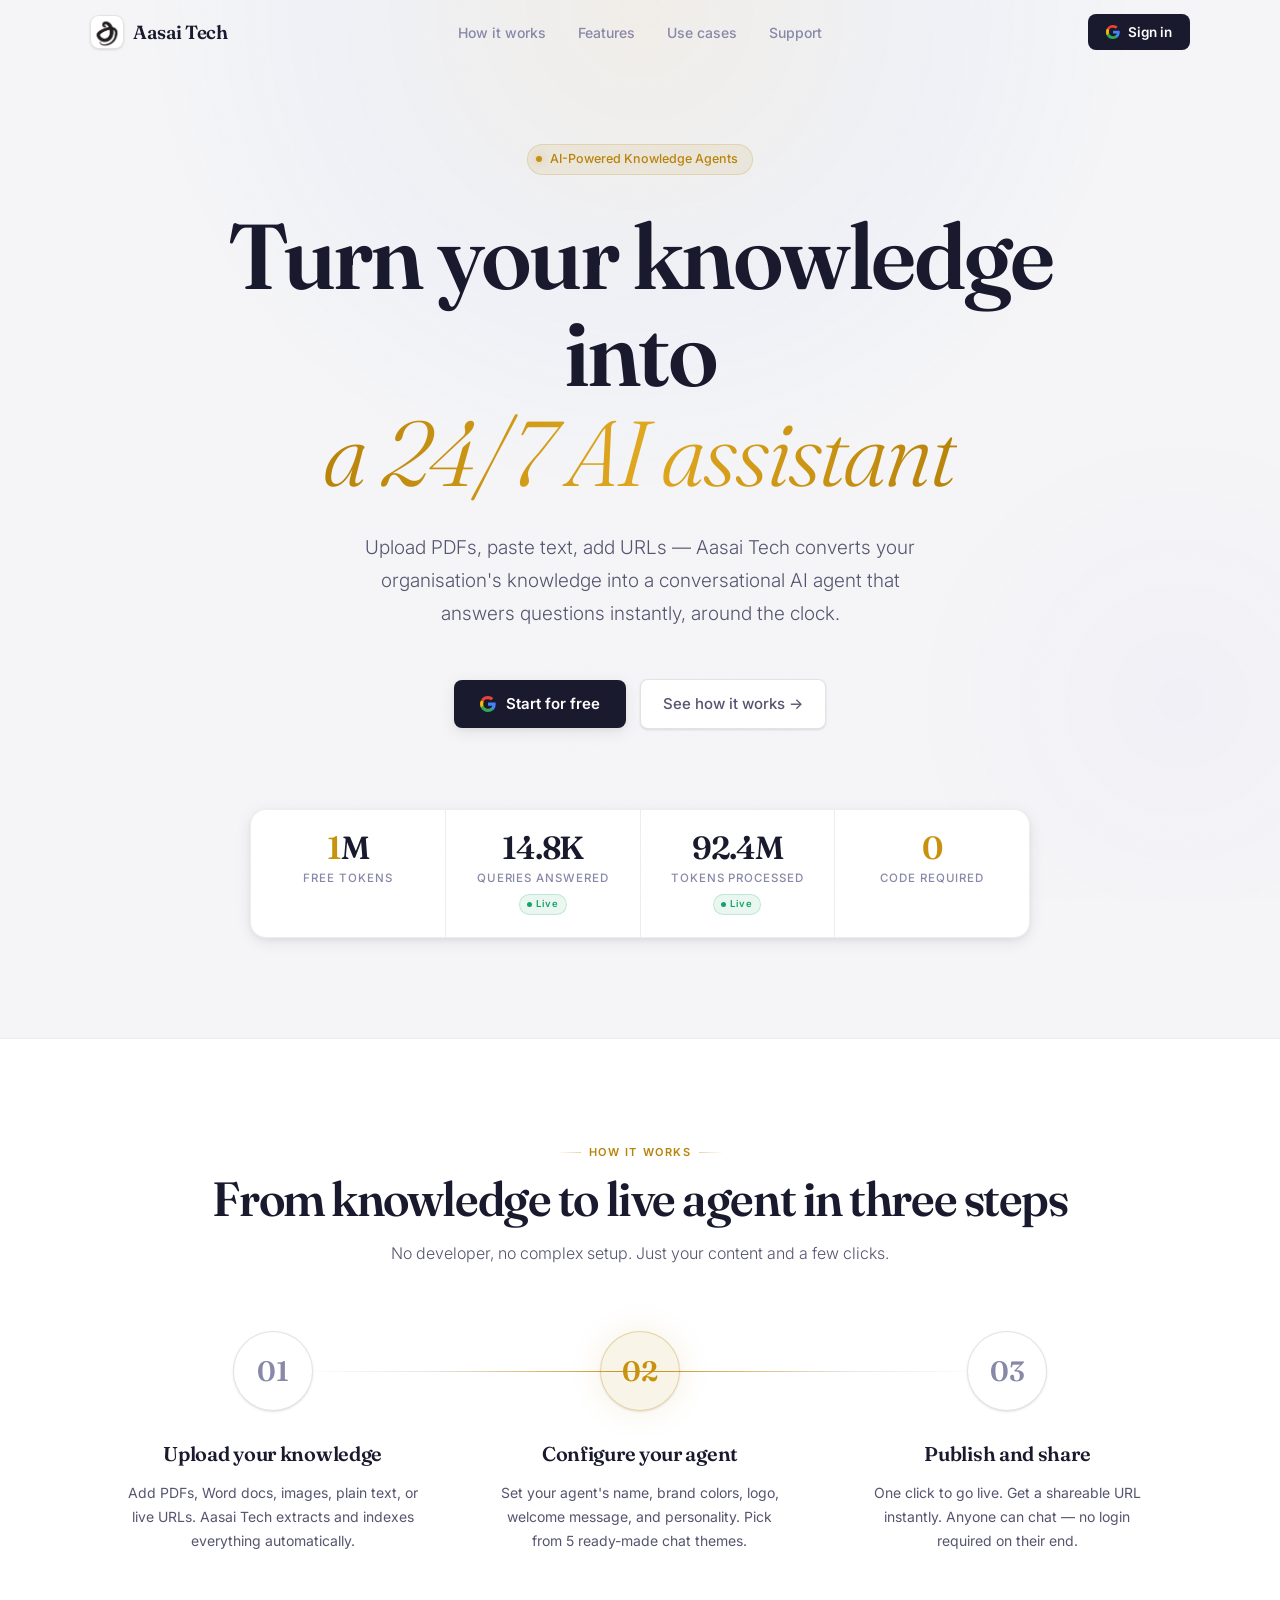
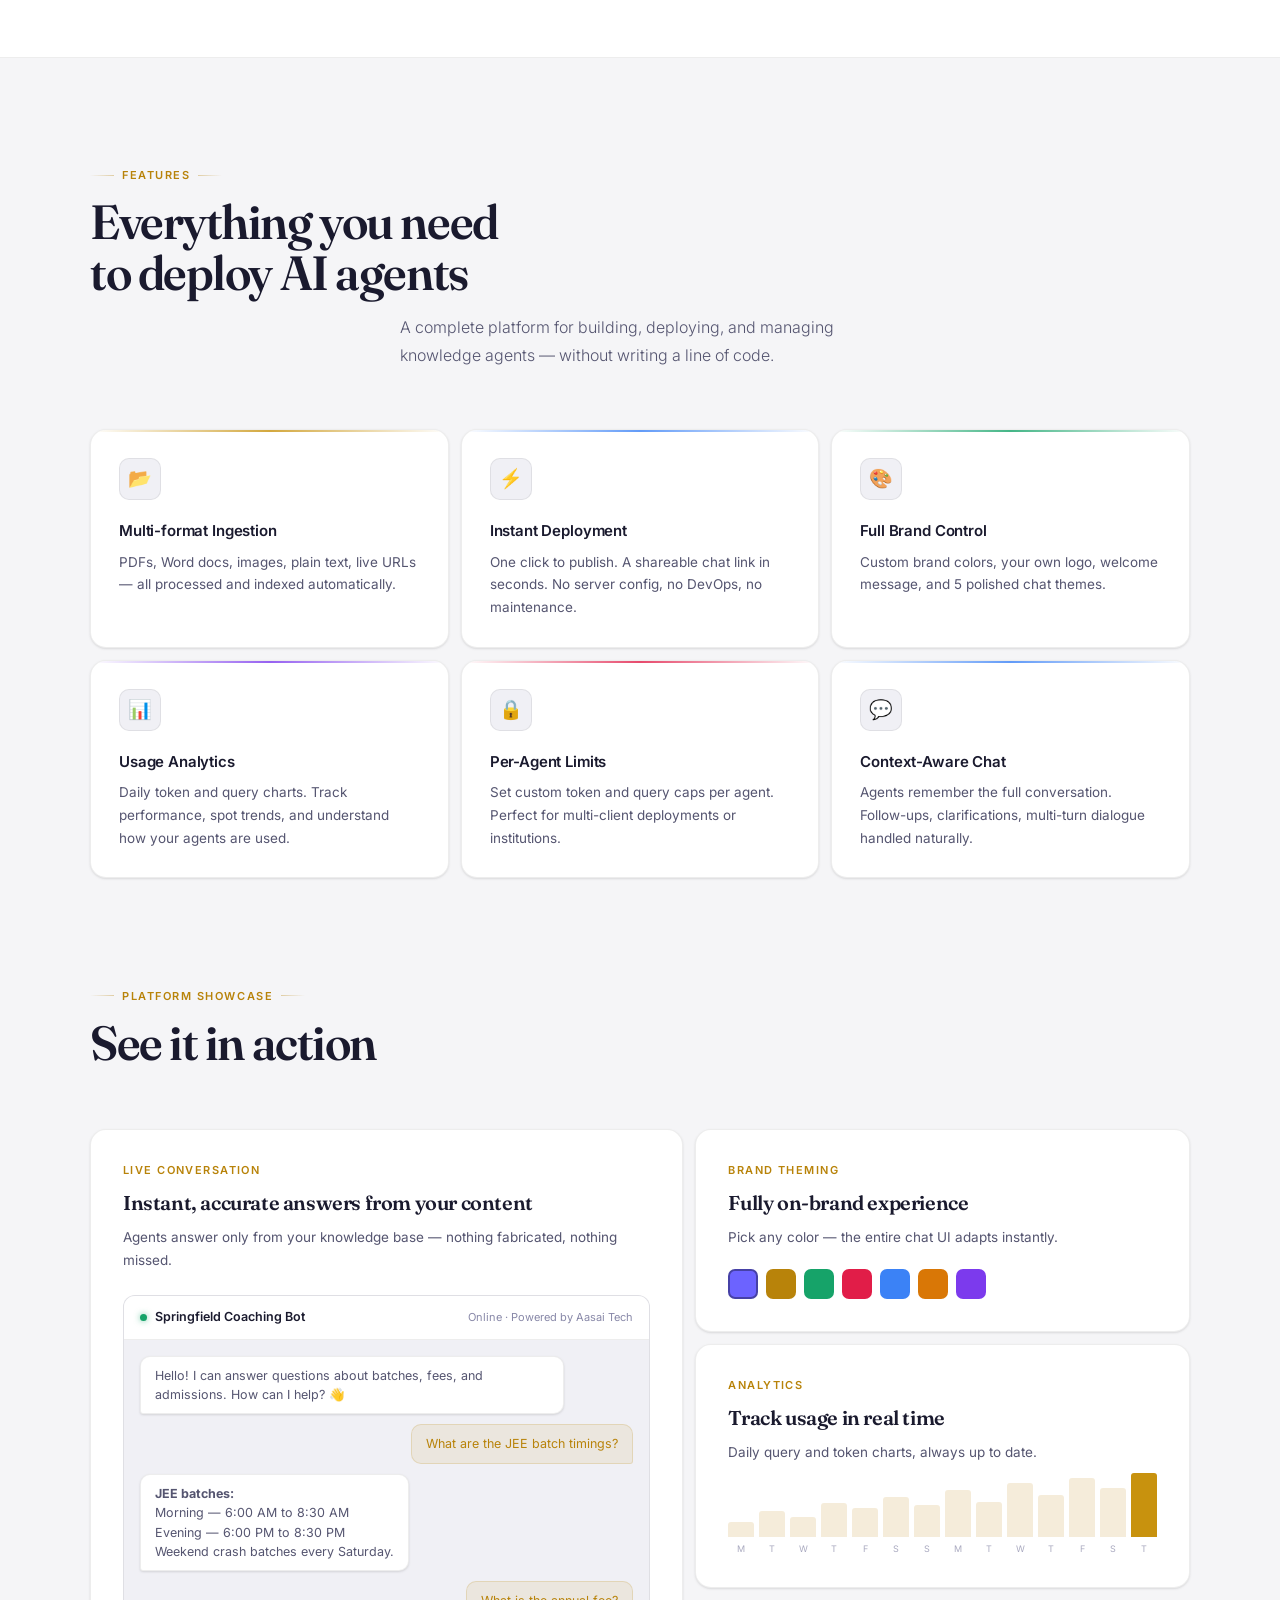
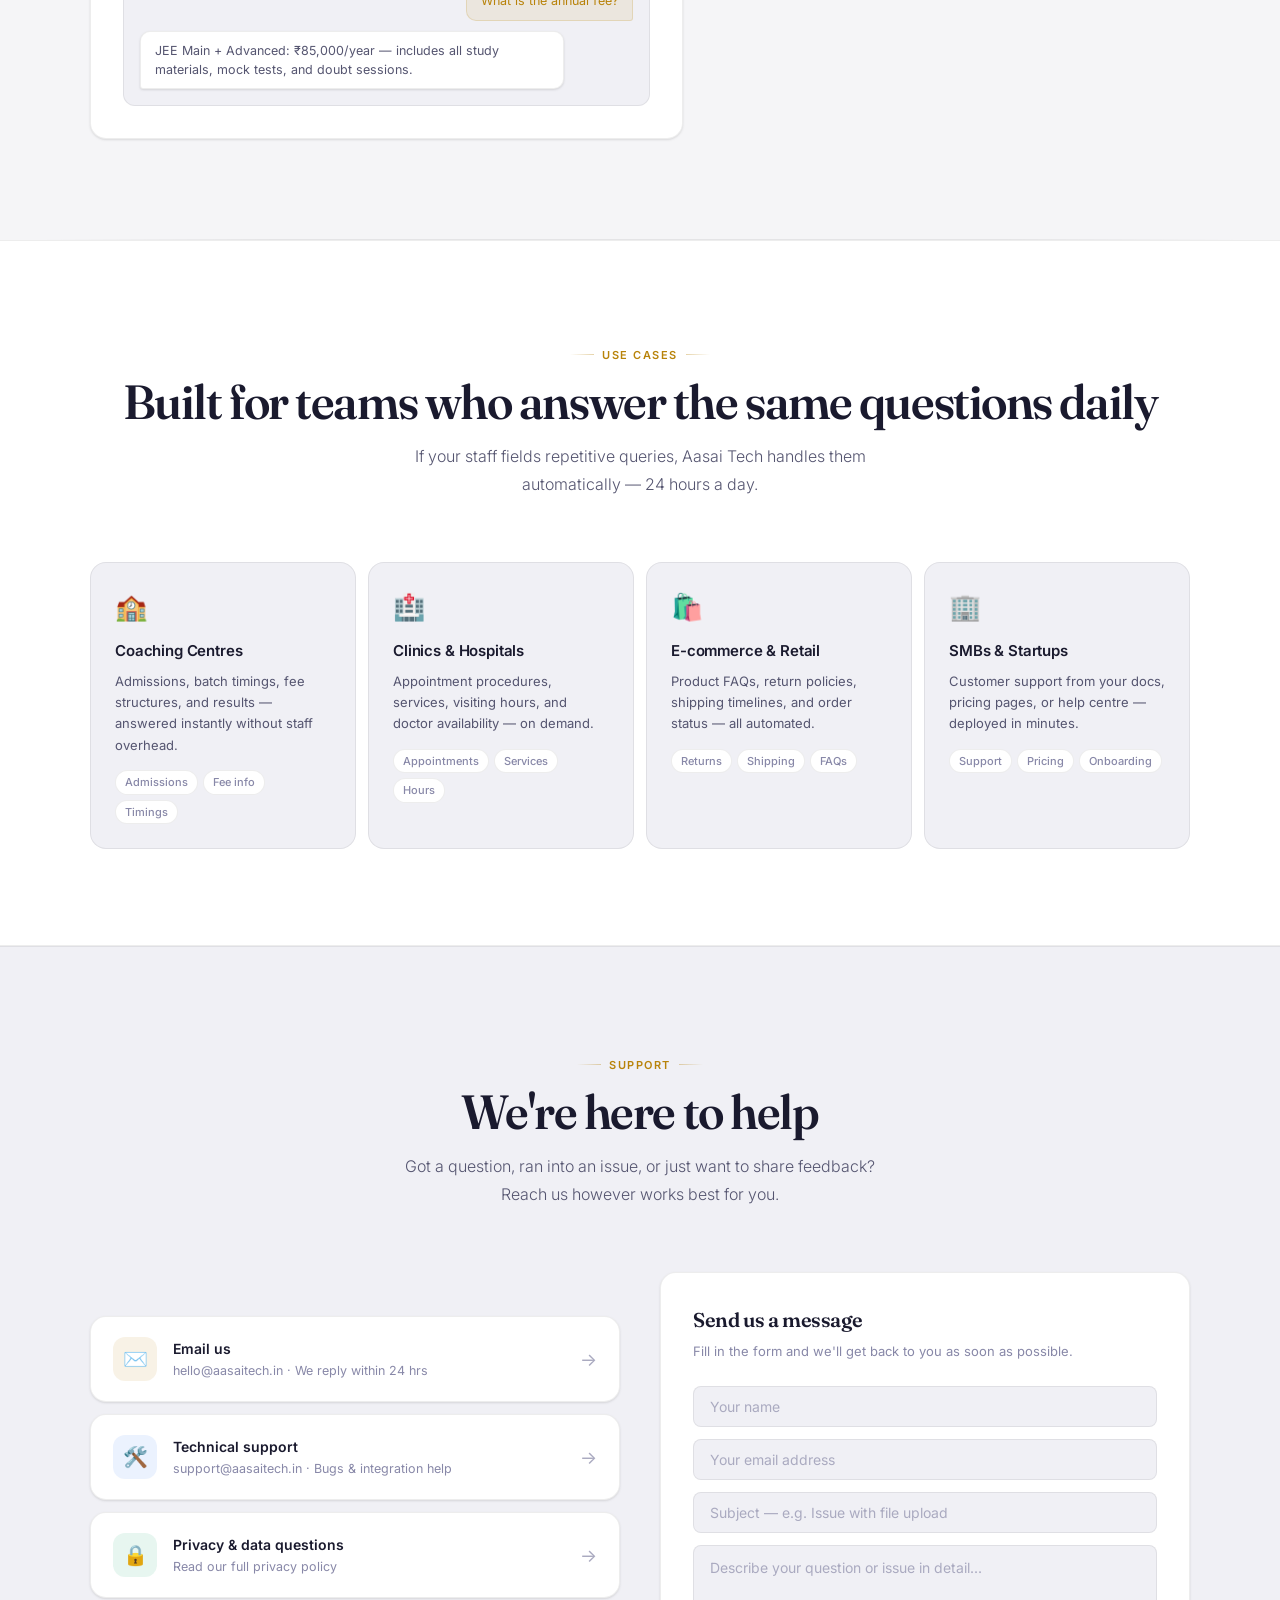
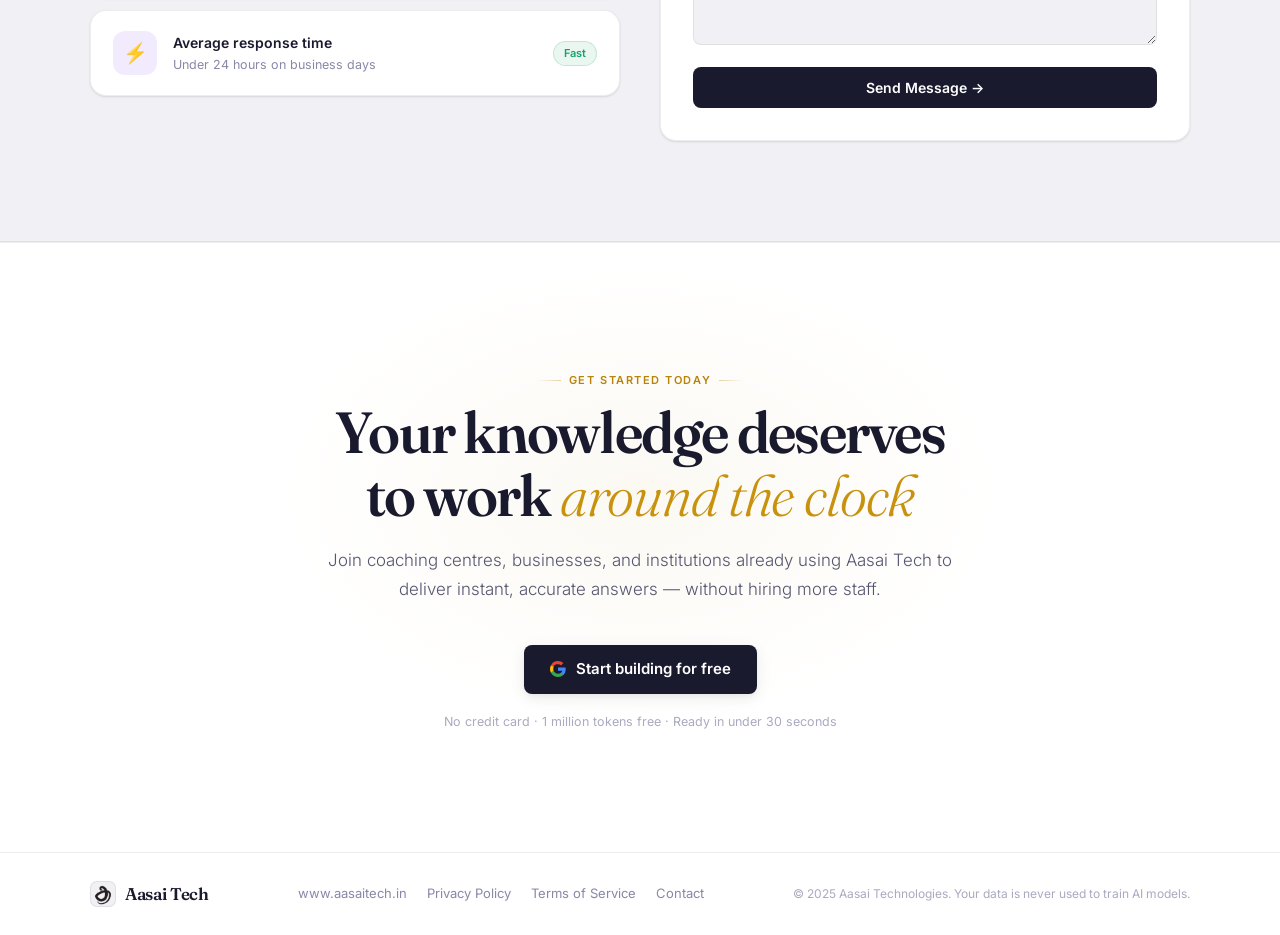
<file: conversations.html>
<!DOCTYPE html>
<html lang="en">
<head>
  <meta charset="UTF-8"/>
  <meta name="viewport" content="width=device-width, initial-scale=1.0"/>
  <title>Conversations — Aasai Tech</title>
  <link href="https://fonts.googleapis.com/css2?family=Syne:wght@400;600;700;800&family=DM+Sans:wght@300;400;500&display=swap" rel="stylesheet"/>
  <link rel="stylesheet" href="_shared.css"/>
  <style>
    ::-webkit-scrollbar{width:6px;}::-webkit-scrollbar-thumb{background:var(--border);border-radius:3px;}
    .conv-filter-bar{padding:14px 28px 12px;border-bottom:1px solid var(--border);}
    .conv-filter-row{display:flex;align-items:center;gap:12px;margin-bottom:10px;}
    .conv-agent-label{font-size:13px;font-weight:500;color:var(--muted);white-space:nowrap;}
    .conv-agent-select{padding:8px 12px;background:var(--surface2);border:1px solid var(--border);border-radius:8px;color:var(--text);font-size:13px;min-width:220px;cursor:pointer;outline:none;font-family:'DM Sans',sans-serif;}
    .conv-filter-meta{display:flex;align-items:center;gap:10px;flex-wrap:wrap;}
    .conv-chips{display:flex;gap:8px;align-items:center;flex-wrap:wrap;}
    .conv-stat-chip{display:flex;align-items:center;gap:6px;font-size:12px;font-weight:500;color:var(--muted);background:var(--surface2);border:1px solid var(--border);padding:5px 12px;border-radius:20px;}
    .conv-stat-chip strong{color:var(--text);}
    .conv-clear-btn{display:flex;align-items:center;gap:6px;padding:7px 14px;background:transparent;border:1px solid rgba(239,68,68,.3);color:#ef4444;border-radius:8px;font-size:12.5px;font-weight:500;cursor:pointer;margin-left:auto;}
    .conv-clear-btn:hover{background:rgba(239,68,68,.08);}
    #conv-body{display:flex;gap:0;height:calc(100vh - 162px);padding:0 28px 28px;overflow:hidden;}
    #conv-session-list{width:340px;flex-shrink:0;overflow-y:auto;border:1px solid var(--border);border-radius:12px 0 0 12px;background:var(--surface);}
    #conv-thread-panel{flex:1;overflow-y:auto;border:1px solid var(--border);border-left:none;border-radius:0 12px 12px 0;background:var(--surface2);display:flex;flex-direction:column;}
    .session-item{padding:14px 16px;border-bottom:1px solid var(--border);cursor:pointer;transition:background .15s;}
    .session-item:hover{background:var(--surface2);}
    .session-item.active{background:rgba(var(--accent-rgb),.1);border-left:3px solid var(--accent);padding-left:13px;}
    .session-ip{font-size:12px;font-weight:600;color:var(--text);display:flex;align-items:center;gap:6px;}
    .session-ip-badge{font-size:10px;font-weight:500;padding:2px 7px;border-radius:20px;background:rgba(var(--accent-rgb),.12);color:var(--accent);border:1px solid rgba(var(--accent-rgb),.2);}
    .session-preview{font-size:12px;color:var(--muted);margin-top:4px;white-space:nowrap;overflow:hidden;text-overflow:ellipsis;}
    .session-meta{font-size:11px;color:var(--muted);margin-top:5px;display:flex;gap:10px;}
    .thread-header{padding:16px 24px;border-bottom:1px solid var(--border);background:var(--surface);flex-shrink:0;display:flex;align-items:center;gap:10px;flex-wrap:wrap;}
    .thread-ip-tag{font-size:12px;font-weight:600;color:var(--accent);background:rgba(var(--accent-rgb),.1);border:1px solid rgba(var(--accent-rgb),.2);padding:4px 10px;border-radius:6px;}
    .thread-msgs{padding:20px 24px;display:flex;flex-direction:column;gap:16px;}
    .thread-turn{display:flex;flex-direction:column;gap:8px;}
    .thread-q{align-self:flex-end;background:rgba(var(--accent-rgb),.15);border:1px solid rgba(var(--accent-rgb),.2);border-radius:12px 12px 3px 12px;padding:10px 14px;font-size:13px;color:var(--text);max-width:75%;}
    .thread-a{align-self:flex-start;background:var(--surface);border:1px solid var(--border);border-radius:12px 12px 12px 3px;padding:10px 14px;font-size:13px;color:var(--text);max-width:80%;line-height:1.6;}
    .thread-ts{font-size:11px;color:var(--muted);align-self:flex-end;}
    .conv-empty{padding:40px 24px;text-align:center;color:var(--muted);font-size:13px;line-height:1.7;}
    .conv-thread-empty-state{flex:1;padding:40px 24px;display:flex;flex-direction:column;justify-content:center;align-items:center;gap:12px;color:var(--muted);font-size:14px;text-align:center;}

    /* Mobile */
    @media(max-width:768px){
      .conv-filter-bar{padding:14px 16px 10px;}
      .conv-agent-select{flex:1;}
      #conv-body{flex-direction:column;height:auto;padding:12px 14px 24px;gap:14px;overflow:visible;}
      #conv-session-list{width:100%;border-radius:12px;max-height:340px;}
      #conv-thread-panel{width:100%;flex:none;min-height:60vh;border-left:1px solid var(--border);border-radius:12px;}
    }
  </style>
</head>
<body>

<div class="mobile-topbar">
  <button class="mobile-menu-btn" id="mob-menu-btn"><span></span><span></span><span></span></button>
  <div class="mobile-topbar-center"><div class="logo-mark"><img src="logo.png" alt="" onerror="this.parentElement.outerHTML='<div class=\'logo-mark-fallback\' style=\'width:30px;height:30px;font-size:13px;\'>A</div>'"/></div><span class="logo-text">Aasai Tech</span></div>
</div>
<div class="sidebar-overlay" id="sidebar-overlay"></div>
<aside class="sidebar" id="sidebar">
  <div class="sidebar-logo">
    <div class="logo-mark"><img src="logo.png" alt="" onerror="this.parentElement.outerHTML='<div class=\'logo-mark-fallback\'>A</div>'"/></div>
    <span class="logo-text">Aasai Tech</span>
  </div>
  <nav>
    <a class="nav-item" href="home.html"><svg width="16" height="16" fill="none" stroke="currentColor" stroke-width="2" viewBox="0 0 24 24"><rect x="3" y="3" width="7" height="7"/><rect x="14" y="3" width="7" height="7"/><rect x="3" y="14" width="7" height="7"/><rect x="14" y="14" width="7" height="7"/></svg>Dashboard</a>
    <a class="nav-item" href="agents.html"><svg width="16" height="16" fill="none" stroke="currentColor" stroke-width="2" viewBox="0 0 24 24"><circle cx="12" cy="8" r="4"/><path d="M4 20c0-4 3.6-7 8-7s8 3 8 7"/></svg>My Agents</a>
    <a class="nav-item active" href="conversations.html"><svg width="16" height="16" fill="none" stroke="currentColor" stroke-width="2" viewBox="0 0 24 24"><path d="M21 15a2 2 0 0 1-2 2H7l-4 4V5a2 2 0 0 1 2-2h14a2 2 0 0 1 2 2z"/></svg>Conversations</a>
    <a class="nav-item" href="create-agent.html"><svg width="16" height="16" fill="none" stroke="currentColor" stroke-width="2" viewBox="0 0 24 24"><circle cx="12" cy="12" r="10"/><line x1="12" y1="8" x2="12" y2="16"/><line x1="8" y1="12" x2="16" y2="12"/></svg>Create Agent</a>
    <a class="nav-item" href="settings.html"><svg width="16" height="16" fill="none" stroke="currentColor" stroke-width="2" viewBox="0 0 24 24"><circle cx="12" cy="12" r="3"/><path d="M19.4 15a1.65 1.65 0 0 0 .33 1.82l.06.06a2 2 0 0 1-2.83 2.83l-.06-.06a1.65 1.65 0 0 0-1.82-.33 1.65 1.65 0 0 0-1 1.51V21a2 2 0 0 1-4 0v-.09A1.65 1.65 0 0 0 9 19.4a1.65 1.65 0 0 0-1.82.33l-.06.06a2 2 0 0 1-2.83-2.83l.06-.06A1.65 1.65 0 0 0 4.68 15a1.65 1.65 0 0 0-1.51-1H3a2 2 0 0 1 0-4h.09A1.65 1.65 0 0 0 4.6 9a1.65 1.65 0 0 0-.33-1.82l-.06-.06a2 2 0 0 1 2.83-2.83l.06.06A1.65 1.65 0 0 0 9 4.68a1.65 1.65 0 0 0 1-1.51V3a2 2 0 0 1 4 0v.09a1.65 1.65 0 0 0 1 1.51 1.65 1.65 0 0 0 1.82-.33l.06-.06a2 2 0 0 1 2.83 2.83l-.06.06A1.65 1.65 0 0 0 19.4 9a1.65 1.65 0 0 0 1.51 1H21a2 2 0 0 1 0 4h-.09a1.65 1.65 0 0 0-1.51 1z"/></svg>Settings</a>
    <a class="nav-item" href="profile.html"><svg width="16" height="16" fill="none" stroke="currentColor" stroke-width="2" viewBox="0 0 24 24"><path d="M20 21v-2a4 4 0 0 0-4-4H8a4 4 0 0 0-4 4v2"/><circle cx="12" cy="7" r="4"/></svg>Profile</a>
  </nav>
  <div class="sidebar-bottom">
    <div class="user-chip" onclick="location.href='profile.html'">
      <div class="user-avatar" id="user-avatar">?</div>
      <div style="flex:1;min-width:0;"><div class="user-name" id="user-name">…</div><div class="user-plan" id="user-plan">Free Plan</div></div>
      <button class="btn-logout" onclick="event.stopPropagation();logout()" title="Logout"><svg width="16" height="16" fill="none" stroke="currentColor" stroke-width="2" viewBox="0 0 24 24"><path d="M9 21H5a2 2 0 0 1-2-2V5a2 2 0 0 1 2-2h4"/><polyline points="16 17 21 12 16 7"/><line x1="21" y1="12" x2="9" y2="12"/></svg></button>
    </div>
  </div>
</aside>

<main class="main">
  <div class="topbar"><div class="page-title">Conversations</div></div>

  <div class="conv-filter-bar">
    <div class="conv-filter-row">
      <label class="conv-agent-label">Agent</label>
      <select id="conv-agent-select" onchange="loadConversations()" class="conv-agent-select">
        <option value="">— Select an agent —</option>
      </select>
    </div>
    <div class="conv-filter-meta">
      <div id="conv-stats-chips" class="conv-chips"></div>
      <button id="conv-clear-btn" onclick="confirmClearAgentConversations()" class="conv-clear-btn" style="display:none;">
        <svg width="12" height="12" fill="none" stroke="currentColor" stroke-width="2.5" viewBox="0 0 24 24"><polyline points="3 6 5 6 21 6"/><path d="M19 6l-1 14H6L5 6"/></svg>
        Clear history
      </button>
    </div>
  </div>

  <div id="conv-body">
    <div id="conv-session-list">
      <div class="conv-empty">Select an agent to view conversations</div>
    </div>
    <div id="conv-thread-panel">
      <div class="conv-thread-empty-state">
        <svg width="40" height="40" fill="none" stroke="currentColor" stroke-width="1.5" viewBox="0 0 24 24" style="opacity:.25"><path d="M21 15a2 2 0 0 1-2 2H7l-4 4V5a2 2 0 0 1 2-2h14a2 2 0 0 1 2 2z"/></svg>
        <span>Select a conversation to view the full thread</span>
      </div>
    </div>
  </div>
</main>

<script src="_shared.js"></script>
<script>
async function init() {
  const user = await requireAuthPage()
  if (!user) return
  renderUserChip(user)
  initMobileSidebar()
  await loadAgentList()
}

async function loadAgentList() {
  try {
    const r = await apiFetch('/agents')
    const agents = await r.json()
    const sel = document.getElementById('conv-agent-select')
    agents.forEach(a => {
      const opt = document.createElement('option')
      opt.value = a._id; opt.textContent = a.name
      sel.appendChild(opt)
    })
    if (agents.length === 1) { sel.value = agents[0]._id; loadConversations() }
  } catch (e) { console.error(e) }
}

async function loadConversations() {
  const agentId = document.getElementById('conv-agent-select').value
  if (!agentId) return
  const listEl = document.getElementById('conv-session-list')
  listEl.innerHTML = '<div class="conv-empty">Loading sessions…</div>'
  document.getElementById('conv-stats-chips').innerHTML = ''
  document.getElementById('conv-thread-panel').innerHTML = '<div class="conv-thread-empty-state"><svg width="40" height="40" fill="none" stroke="currentColor" stroke-width="1.5" viewBox="0 0 24 24" style="opacity:.3"><path d="M21 15a2 2 0 0 1-2 2H7l-4 4V5a2 2 0 0 1 2-2h14a2 2 0 0 1 2 2z"/></svg><span>Select a conversation</span></div>'

  try {
    const r = await apiFetch('/agents/' + agentId + '/conversations')
    const d = await r.json()
    const sessions = d.sessions || []
    const totalMsgs = sessions.reduce((a, s) => a + s.message_count, 0)
    const uniqueIPs = new Set(sessions.map(s => s.visitor_ip)).size
    document.getElementById('conv-stats-chips').innerHTML =
      `<div class="conv-stat-chip"><strong>${sessions.length}</strong> sessions</div>
       <div class="conv-stat-chip"><strong>${totalMsgs}</strong> messages</div>
       <div class="conv-stat-chip"><strong>${uniqueIPs}</strong> unique IPs</div>`
    const clearBtn = document.getElementById('conv-clear-btn')
    if (clearBtn) clearBtn.style.display = sessions.length > 0 ? 'flex' : 'none'
    if (!sessions.length) { listEl.innerHTML = '<div class="conv-empty">No conversations yet.<br>Share your chat link to start receiving messages.</div>'; return }
    listEl.innerHTML = sessions.map(s => {
      const key = s.session_id || s.visitor_id || s.visitor_ip
      const preview = s.first_question.length > 55 ? s.first_question.slice(0, 55) + '…' : s.first_question
      const ip = s.visitor_ip || 'Unknown'
      return `<div class="session-item" data-key="${escHtml(key)}" onclick="loadThread('${agentId}','${escHtml(key)}',this)">
        <div class="session-ip">
          <svg width="11" height="11" viewBox="0 0 24 24" fill="none" stroke="currentColor" stroke-width="2.5"><circle cx="12" cy="10" r="3"/><path d="M12 2a8 8 0 0 0-8 8c0 5.4 7 12 8 12s8-6.6 8-12a8 8 0 0 0-8-8z"/></svg>
          ${escHtml(ip.length > 16 ? ip.slice(0, 16) + '…' : ip)}
          <span class="session-ip-badge">${s.message_count} msg${s.message_count !== 1 ? 's' : ''}</span>
        </div>
        <div class="session-preview">${escHtml(preview)}</div>
        <div class="session-meta"><span>${timeAgo(s.last_active)}</span><span>Started ${timeAgo(s.started_at)}</span></div>
      </div>`
    }).join('')
  } catch (e) { listEl.innerHTML = '<div class="conv-empty">Failed to load conversations.</div>' }
}

async function loadThread(agentId, sessionKey, itemEl) {
  document.querySelectorAll('.session-item').forEach(x => x.classList.remove('active'))
  itemEl.classList.add('active')
  const panel = document.getElementById('conv-thread-panel')
  panel.innerHTML = '<div class="conv-thread-empty-state"><div style="width:24px;height:24px;border:2px solid var(--border);border-top-color:var(--accent);border-radius:50%;animation:spin .7s linear infinite;"></div><span>Loading…</span></div>'
  try {
    const r = await apiFetch('/agents/' + agentId + '/conversations/' + encodeURIComponent(sessionKey))
    const d = await r.json()
    const msgs = d.messages || []
    if (!msgs.length) { panel.innerHTML = '<div class="conv-thread-empty-state">No messages found.</div>'; return }
    const ip = msgs[0].visitor_ip || 'Unknown'
    const totalTok = msgs.reduce((a, m) => a + (m.tokens_used || 0), 0)
    panel.innerHTML = `
      <div class="thread-header">
        <svg width="14" height="14" viewBox="0 0 24 24" fill="none" stroke="var(--muted)" stroke-width="2"><circle cx="12" cy="10" r="3"/><path d="M12 2a8 8 0 0 0-8 8c0 5.4 7 12 8 12s8-6.6 8-12a8 8 0 0 0-8-8z"/></svg>
        <span class="thread-ip-tag">${escHtml(ip)}</span>
        <span style="font-size:12px;color:var(--muted);">Started ${new Date(msgs[0].created_at).toLocaleString()}</span>
        <span style="margin-left:auto;font-size:12px;color:var(--muted);">${msgs.length} messages · ${fmt(totalTok)} tokens</span>
      </div>
      <div class="thread-msgs">
        ${msgs.map(m => `<div class="thread-turn">
          <div class="thread-q">${escHtml(m.question)}</div>
          <div class="thread-a">${m.answer}</div>
          <div class="thread-ts">${new Date(m.created_at).toLocaleTimeString([], { hour: '2-digit', minute: '2-digit' })}</div>
        </div>`).join('')}
      </div>`
  } catch (e) { panel.innerHTML = '<div class="conv-thread-empty-state">Failed to load thread.</div>' }
}

async function confirmClearAgentConversations() {
  const agentId = document.getElementById('conv-agent-select').value
  if (!agentId) return
  const name = document.getElementById('conv-agent-select').selectedOptions[0]?.text || 'this agent'
  if (!confirm(`Clear conversation history for "${name}"?\n\nData is kept safely in the database.`)) return
  try {
    const r = await apiFetch('/agents/' + agentId + '/clear-conversations', { method: 'POST' })
    if (!r.ok) throw new Error()
    toast('Conversation history cleared', 'success')
    loadConversations()
  } catch { toast('Failed to clear conversations', 'error') }
}

init()
</script>
</body>
</html>
</file>
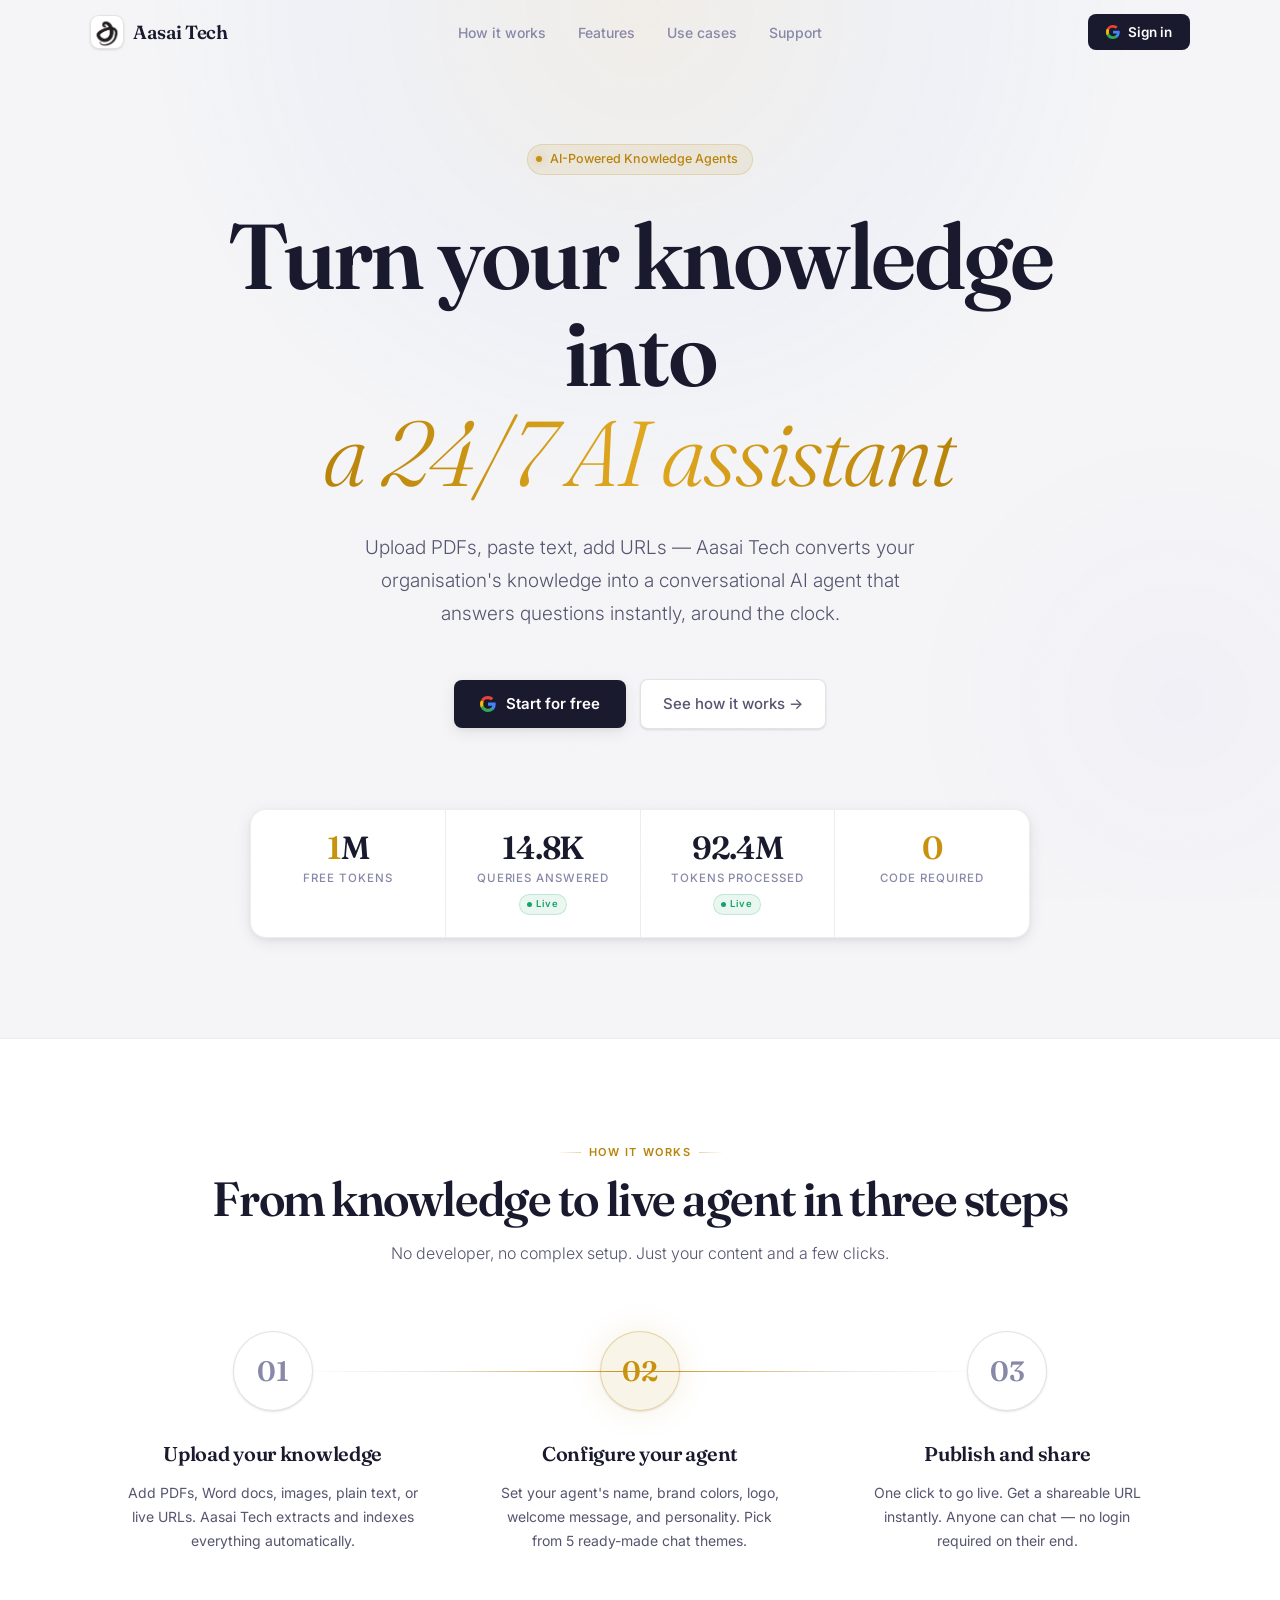
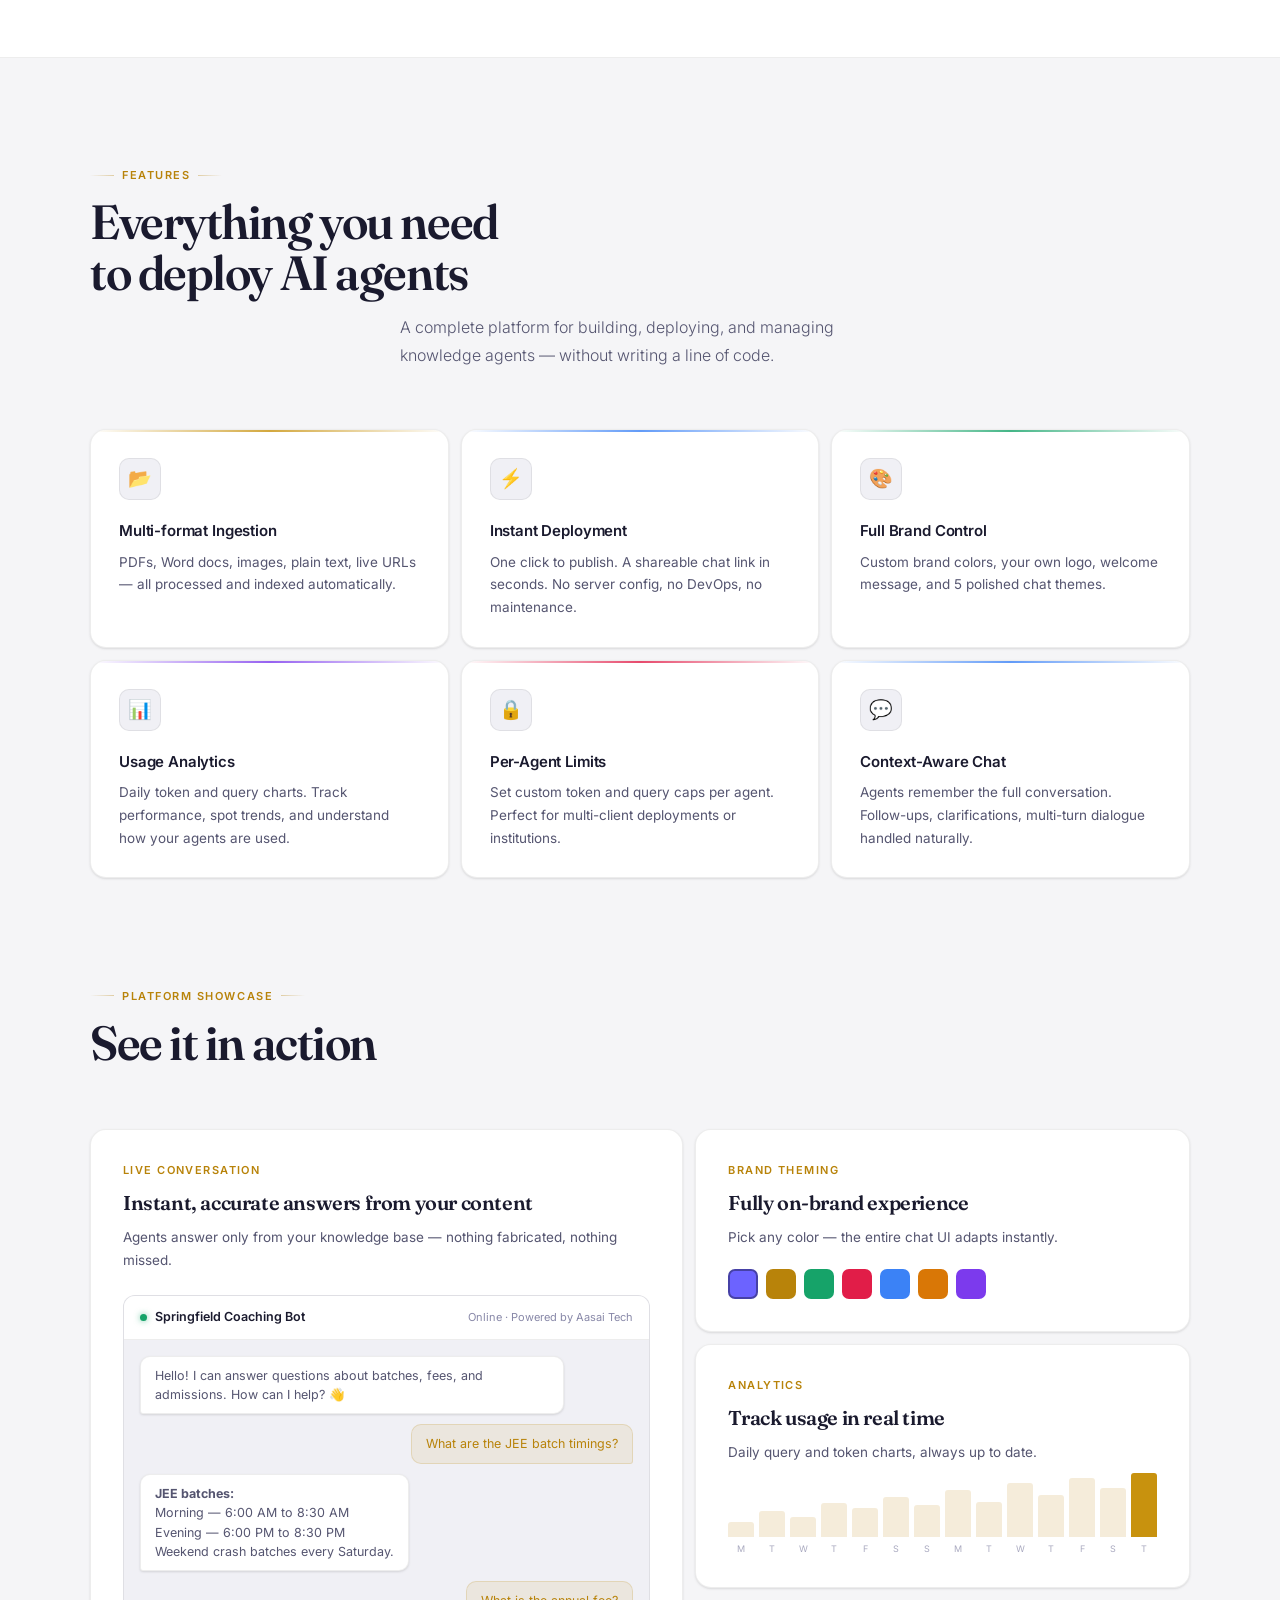
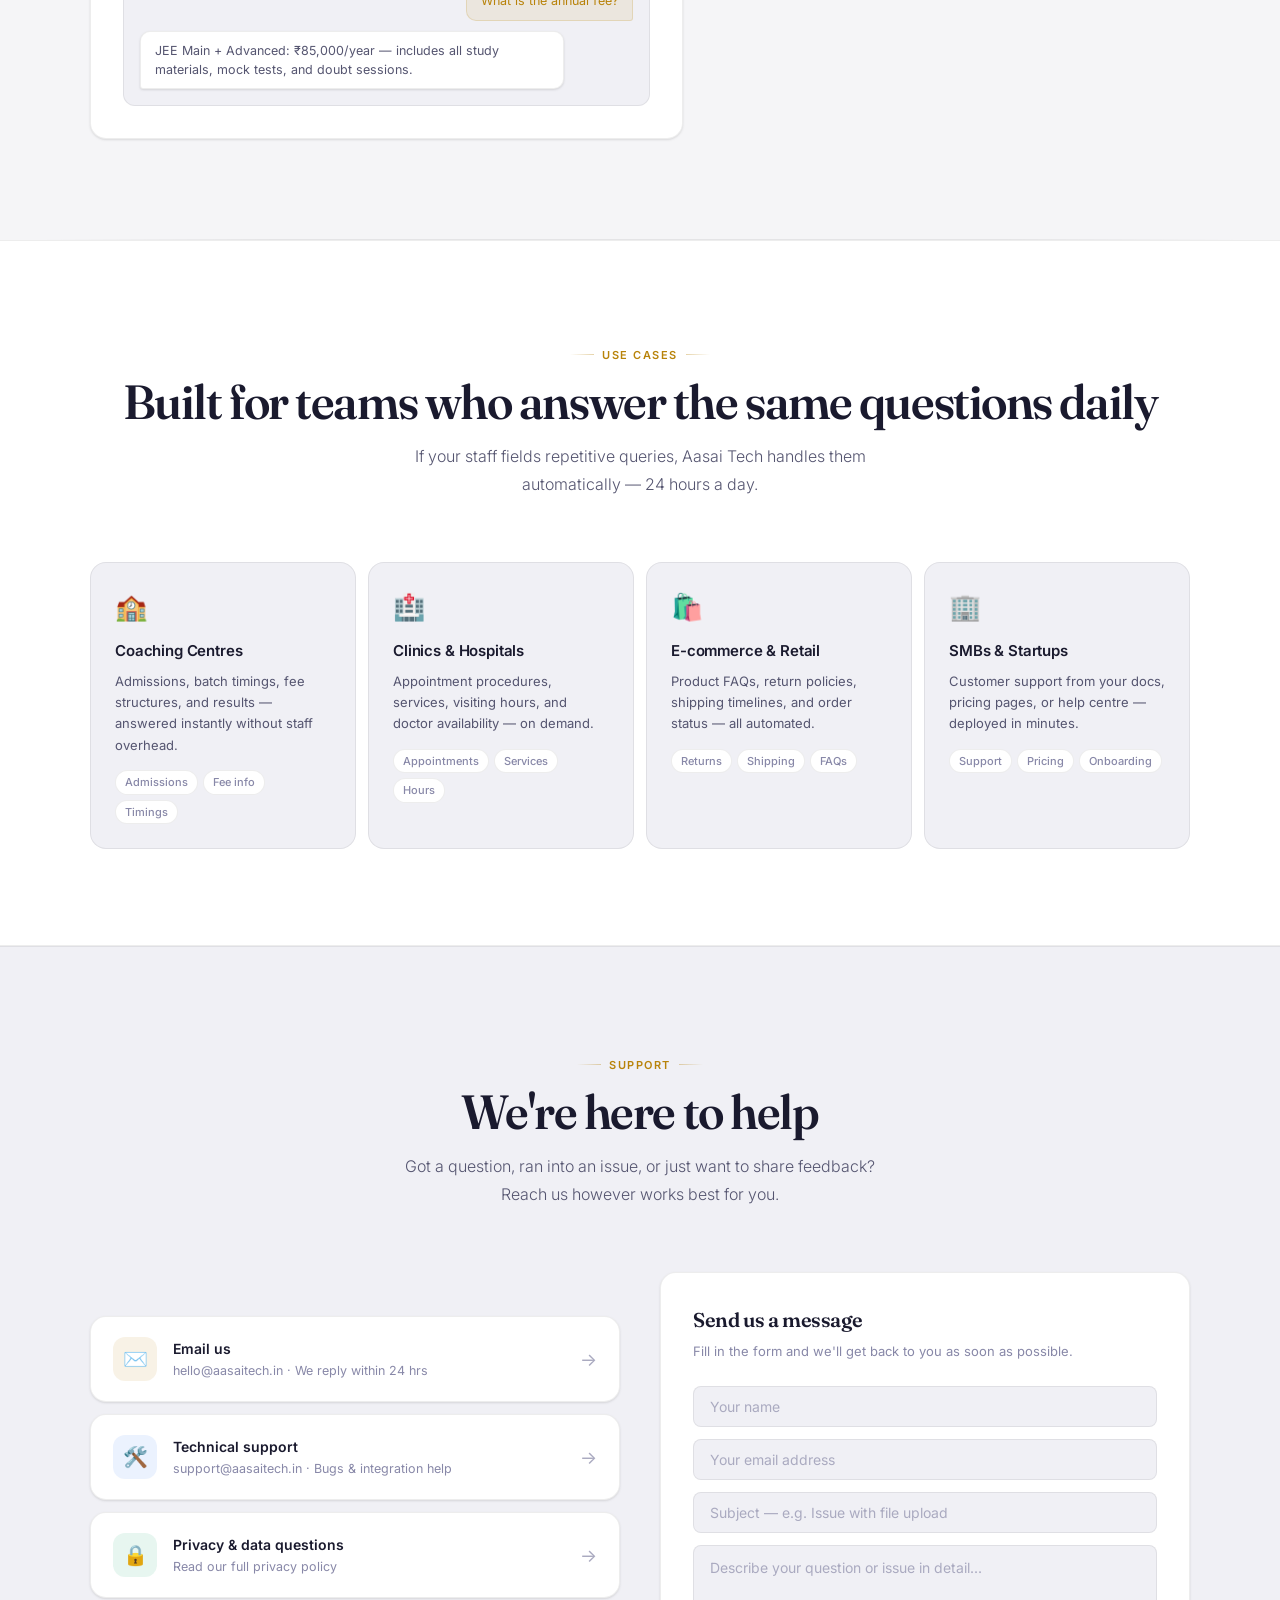
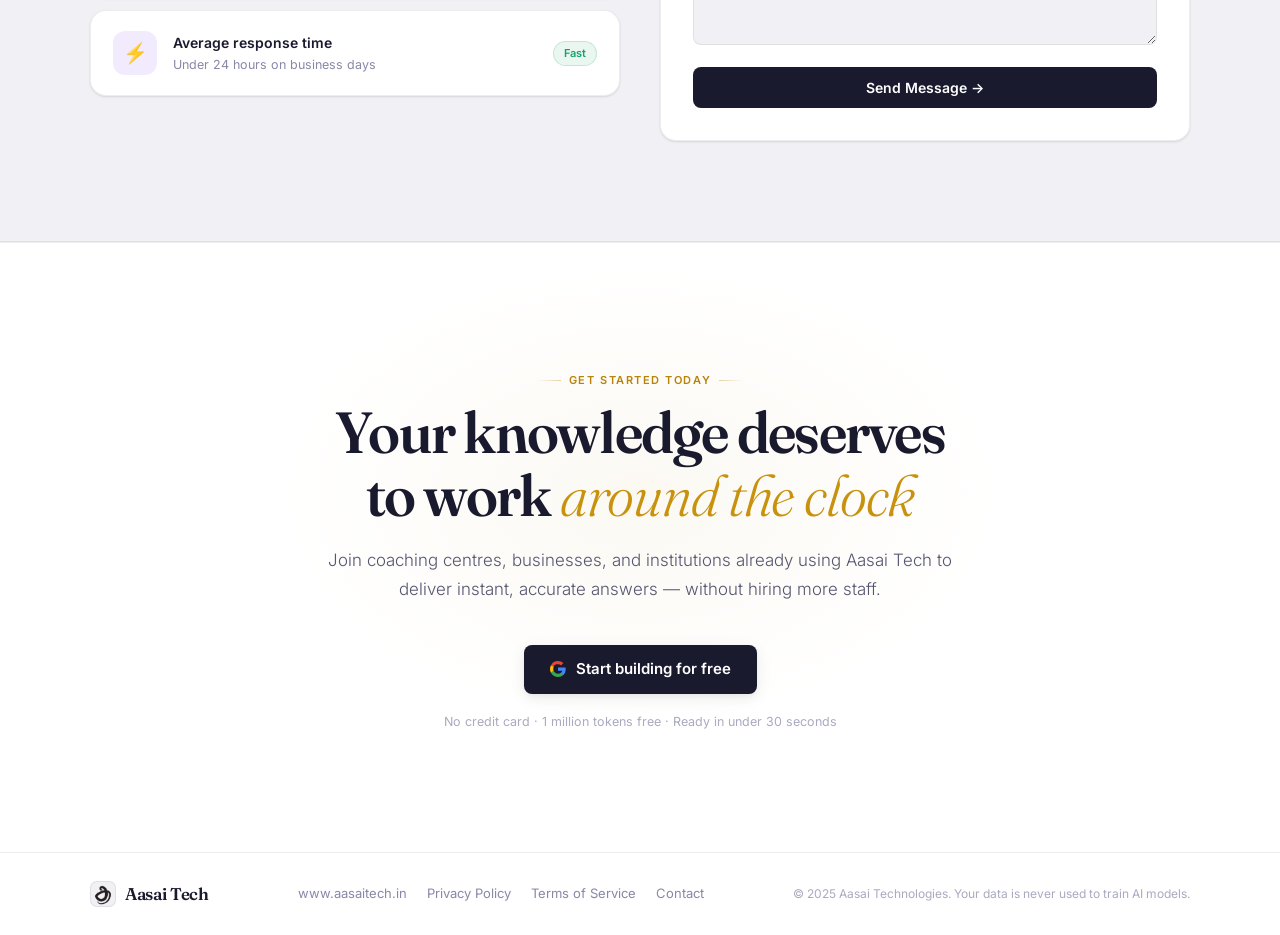
<file: create-agent.html>
<!DOCTYPE html>
<html lang="en">
<head>
  <meta charset="UTF-8"/>
  <meta name="viewport" content="width=device-width, initial-scale=1.0"/>
  <title>Create Agent — Aasai Tech</title>
  <link href="https://fonts.googleapis.com/css2?family=Syne:wght@400;600;700;800&family=DM+Sans:wght@300;400;500&display=swap" rel="stylesheet"/>
  <link rel="stylesheet" href="_shared.css"/>
  <style>
    ::-webkit-scrollbar{width:6px;}::-webkit-scrollbar-thumb{background:var(--border);border-radius:3px;}
    .create-layout{display:grid;grid-template-columns:1fr 380px;gap:24px;align-items:start;max-width:1200px;}
    .create-main{display:flex;flex-direction:column;gap:20px;}
    .create-side{display:flex;flex-direction:column;gap:20px;position:sticky;top:80px;}

    .logo-upload-zone{display:flex;align-items:center;gap:16px;}
    .logo-preview-box{width:60px;height:60px;border-radius:12px;background:var(--surface2);border:1px solid var(--border);display:flex;align-items:center;justify-content:center;font-size:26px;flex-shrink:0;overflow:hidden;}
    .logo-preview-box img{width:100%;height:100%;object-fit:contain;border-radius:12px;}
    .logo-upload-actions{display:flex;flex-direction:column;gap:8px;flex:1;}
    .logo-upload-btn{display:flex;align-items:center;gap:8px;padding:9px 14px;background:rgba(var(--accent-rgb),.12);border:1px solid rgba(var(--accent-rgb),.25);border-radius:8px;color:var(--accent);font-family:'DM Sans',sans-serif;font-size:13px;font-weight:500;cursor:pointer;transition:all .15s;width:fit-content;}
    .logo-upload-btn:hover{background:rgba(var(--accent-rgb),.2);border-color:var(--accent);}
    .logo-upload-hint{font-size:11px;color:var(--muted);line-height:1.5;}
    .logo-remove-btn{display:none;align-items:center;gap:5px;padding:5px 10px;background:rgba(255,101,132,.1);border:1px solid rgba(255,101,132,.25);border-radius:6px;color:var(--accent2);font-family:'DM Sans',sans-serif;font-size:12px;cursor:pointer;width:fit-content;}
    .logo-remove-btn:hover{background:rgba(255,101,132,.2);}
    .logo-remove-btn.visible{display:flex;}

    .color-palette{display:flex;gap:8px;flex-wrap:wrap;margin-top:8px;}
    .color-swatch{width:32px;height:32px;border-radius:8px;cursor:pointer;border:2px solid transparent;transition:all .18s;flex-shrink:0;position:relative;}
    .color-swatch:hover{transform:scale(1.18);border-color:rgba(255,255,255,.5);}
    .color-swatch.selected{border-color:white !important;box-shadow:0 0 0 2px var(--accent),0 3px 12px rgba(0,0,0,.3);}
    .color-swatch.selected::after{content:'✓';position:absolute;inset:0;display:flex;align-items:center;justify-content:center;font-size:12px;color:white;text-shadow:0 1px 3px rgba(0,0,0,.6);}
    .color-pick-row{display:flex;align-items:center;gap:12px;}

    .sources-list{display:flex;flex-direction:column;gap:10px;margin-bottom:16px;}
    .source-item{display:flex;align-items:flex-start;gap:12px;padding:14px;background:var(--surface2);border:1px solid var(--border);border-radius:10px;}
    .source-type-badge{padding:3px 8px;border-radius:6px;font-size:11px;font-weight:600;text-transform:uppercase;flex-shrink:0;}
    .type-text{background:rgba(var(--accent-rgb),.15);color:var(--accent);}
    .type-file{background:rgba(255,101,132,.15);color:var(--accent2);}
    .type-url{background:rgba(67,233,123,.15);color:var(--accent3);}
    .source-content{flex:1;font-size:13px;color:var(--muted);line-height:1.5;word-break:break-word;}
    .add-source-tabs{display:flex;gap:8px;margin-bottom:14px;flex-wrap:wrap;}
    .tab-btn{padding:7px 14px;border-radius:8px;border:1px solid var(--border);background:transparent;color:var(--muted);font-family:'DM Sans',sans-serif;font-size:13px;cursor:pointer;transition:all .15s;}
    .tab-btn.active{background:rgba(var(--accent-rgb),.15);border-color:var(--accent);color:var(--accent);}
    .source-input-area{display:none;}
    .source-input-area.active{display:block;}
    .file-drop{border:2px dashed var(--border);border-radius:10px;padding:24px;text-align:center;cursor:pointer;color:var(--muted);font-size:14px;transition:all .2s;}
    .file-drop:hover{border-color:var(--accent);color:var(--accent);}
    .file-queue{margin-top:10px;display:flex;flex-direction:column;gap:8px;}
    .file-queue-item{display:flex;align-items:center;gap:10px;padding:8px 12px;background:var(--surface2);border-radius:8px;font-size:13px;}
    .file-queue-item .fname{flex:1;color:var(--text);overflow:hidden;text-overflow:ellipsis;white-space:nowrap;}
    .file-queue-item .fstatus{font-size:11px;color:var(--muted);}
    .file-queue-item .fstatus.done{color:var(--accent3);}
    .file-queue-item .fstatus.error{color:var(--accent2);}
    .token-meter{display:flex;align-items:center;gap:10px;padding:12px 16px;background:var(--surface2);border:1px solid var(--border);border-radius:10px;margin-top:12px;}
    .token-meter-bar{flex:1;height:6px;background:var(--border);border-radius:3px;overflow:hidden;}
    .token-meter-fill{height:100%;background:linear-gradient(90deg,var(--accent3),var(--accent));border-radius:3px;width:0%;transition:width .5s;}
    .token-meter-text{font-size:12px;color:var(--muted);white-space:nowrap;}

    .publish-box{background:linear-gradient(135deg,rgba(var(--accent-rgb),.1),rgba(255,101,132,.05));border:1px solid rgba(var(--accent-rgb),.3);border-radius:var(--radius);padding:28px;text-align:center;}
    .publish-box h3{font-family:'Syne',sans-serif;font-size:18px;font-weight:700;margin-bottom:8px;}
    .publish-box p{color:var(--muted);font-size:14px;margin-bottom:20px;}
    .btn-publish{padding:13px 32px;background:linear-gradient(135deg,var(--accent),var(--accent2));border:none;border-radius:var(--radius);color:white;font-family:'Syne',sans-serif;font-size:15px;font-weight:600;cursor:pointer;transition:all .2s;display:inline-flex;align-items:center;gap:8px;}
    .btn-publish:hover:not(:disabled){transform:translateY(-2px);box-shadow:0 8px 24px rgba(var(--accent-rgb),.3);}
    .btn-publish:disabled{opacity:.5;cursor:not-allowed;transform:none;}
    .published-url-box{margin-top:16px;padding:14px 16px;background:var(--surface2);border:1px solid var(--accent);border-radius:10px;display:flex;align-items:center;gap:10px;flex-wrap:wrap;}
    .published-url{flex:1;font-size:13px;color:var(--accent);word-break:break-all;min-width:0;text-decoration:none;}
    .btn-copy{padding:6px 12px;background:rgba(var(--accent-rgb),.15);border:none;border-radius:6px;color:var(--accent);font-size:12px;cursor:pointer;}

    .preview-card{background:var(--surface);border:1px solid var(--border);border-radius:var(--radius);padding:20px;}
    .preview-card-title{font-family:'Syne',sans-serif;font-size:13px;font-weight:600;color:var(--muted);text-transform:uppercase;letter-spacing:.08em;margin-bottom:16px;}

    .theme-swatch-btn{display:flex;align-items:center;gap:8px;padding:8px 14px;border-radius:10px;cursor:pointer;border:1.5px solid var(--border);transition:all .15s;background:transparent;}
    .theme-swatch-btn:hover{border-color:var(--muted);}

    @media(max-width:1024px){.create-layout{grid-template-columns:1fr;}}
    @media(max-width:768px){.create-side{position:static;}}
    @keyframes pulse{0%,100%{opacity:1}50%{opacity:.4}}
  </style>
</head>
<body>

<div class="mobile-topbar">
  <button class="mobile-menu-btn" id="mob-menu-btn"><span></span><span></span><span></span></button>
  <div class="mobile-topbar-center"><div class="logo-mark"><img src="logo.png" alt="" onerror="this.parentElement.outerHTML='<div class=\'logo-mark-fallback\' style=\'width:30px;height:30px;font-size:13px;\'>A</div>'"/></div><span class="logo-text">Aasai Tech</span></div>
</div>
<div class="sidebar-overlay" id="sidebar-overlay"></div>
<aside class="sidebar" id="sidebar">
  <div class="sidebar-logo">
    <div class="logo-mark"><img src="logo.png" alt="" onerror="this.parentElement.outerHTML='<div class=\'logo-mark-fallback\'>A</div>'"/></div>
    <span class="logo-text">Aasai Tech</span>
  </div>
  <nav>
    <a class="nav-item" data-page="dashboard" href="home.html"><svg width="16" height="16" fill="none" stroke="currentColor" stroke-width="2" viewBox="0 0 24 24"><rect x="3" y="3" width="7" height="7"/><rect x="14" y="3" width="7" height="7"/><rect x="3" y="14" width="7" height="7"/><rect x="14" y="14" width="7" height="7"/></svg>Dashboard</a>
    <a class="nav-item" data-page="agents" href="agents.html"><svg width="16" height="16" fill="none" stroke="currentColor" stroke-width="2" viewBox="0 0 24 24"><circle cx="12" cy="8" r="4"/><path d="M4 20c0-4 3.6-7 8-7s8 3 8 7"/></svg>My Agents</a>
    <a class="nav-item" data-page="conversations" href="conversations.html"><svg width="16" height="16" fill="none" stroke="currentColor" stroke-width="2" viewBox="0 0 24 24"><path d="M21 15a2 2 0 0 1-2 2H7l-4 4V5a2 2 0 0 1 2-2h14a2 2 0 0 1 2 2z"/></svg>Conversations</a>
    <a class="nav-item active" data-page="create" href="create-agent.html"><svg width="16" height="16" fill="none" stroke="currentColor" stroke-width="2" viewBox="0 0 24 24"><circle cx="12" cy="12" r="10"/><line x1="12" y1="8" x2="12" y2="16"/><line x1="8" y1="12" x2="16" y2="12"/></svg>Create Agent</a>
    <a class="nav-item" data-page="settings" href="settings.html"><svg width="16" height="16" fill="none" stroke="currentColor" stroke-width="2" viewBox="0 0 24 24"><circle cx="12" cy="12" r="3"/><path d="M19.4 15a1.65 1.65 0 0 0 .33 1.82l.06.06a2 2 0 0 1-2.83 2.83l-.06-.06a1.65 1.65 0 0 0-1.82-.33 1.65 1.65 0 0 0-1 1.51V21a2 2 0 0 1-4 0v-.09A1.65 1.65 0 0 0 9 19.4a1.65 1.65 0 0 0-1.82.33l-.06.06a2 2 0 0 1-2.83-2.83l.06-.06A1.65 1.65 0 0 0 4.68 15a1.65 1.65 0 0 0-1.51-1H3a2 2 0 0 1 0-4h.09A1.65 1.65 0 0 0 4.6 9a1.65 1.65 0 0 0-.33-1.82l-.06-.06a2 2 0 0 1 2.83-2.83l.06.06A1.65 1.65 0 0 0 9 4.68a1.65 1.65 0 0 0 1-1.51V3a2 2 0 0 1 4 0v.09a1.65 1.65 0 0 0 1 1.51 1.65 1.65 0 0 0 1.82-.33l.06-.06a2 2 0 0 1 2.83 2.83l-.06.06A1.65 1.65 0 0 0 19.4 9a1.65 1.65 0 0 0 1.51 1H21a2 2 0 0 1 0 4h-.09a1.65 1.65 0 0 0-1.51 1z"/></svg>Settings</a>
    <a class="nav-item" data-page="profile" href="profile.html"><svg width="16" height="16" fill="none" stroke="currentColor" stroke-width="2" viewBox="0 0 24 24"><path d="M20 21v-2a4 4 0 0 0-4-4H8a4 4 0 0 0-4 4v2"/><circle cx="12" cy="7" r="4"/></svg>Profile</a>
  </nav>
  <div class="sidebar-bottom">
    <div class="user-chip" onclick="location.href='profile.html'">
      <div class="user-avatar" id="user-avatar">?</div>
      <div style="flex:1;min-width:0;"><div class="user-name" id="user-name">…</div><div class="user-plan" id="user-plan">Free Plan</div></div>
      <button class="btn-logout" onclick="event.stopPropagation();logout()" title="Logout"><svg width="16" height="16" fill="none" stroke="currentColor" stroke-width="2" viewBox="0 0 24 24"><path d="M9 21H5a2 2 0 0 1-2-2V5a2 2 0 0 1 2-2h4"/><polyline points="16 17 21 12 16 7"/><line x1="21" y1="12" x2="9" y2="12"/></svg></button>
    </div>
  </div>
</aside>

<main class="main">
  <div class="topbar">
    <div class="page-title" id="create-title">Create Agent</div>
    <div style="display:flex;gap:10px;flex-wrap:wrap;">
      <a href="agents.html" class="btn-secondary">Cancel</a>
      <button class="btn-primary" id="save-btn" onclick="saveAgent()">
        <svg width="14" height="14" fill="none" stroke="currentColor" stroke-width="2" viewBox="0 0 24 24"><path d="M19 21H5a2 2 0 0 1-2-2V5a2 2 0 0 1 2-2h11l5 5v11a2 2 0 0 1-2 2z"/><polyline points="17 21 17 13 7 13 7 21"/><polyline points="7 3 7 8 15 8"/></svg>
        Save Agent
      </button>
    </div>
  </div>

  <div class="content page-enter">
    <div class="create-layout">

      <!-- LEFT -->
      <div class="create-main">

        <!-- Section 1 -->
        <div class="form-section">
          <div class="form-section-title"><div class="section-num">1</div>Basic Information</div>
          <div class="form-row">
            <div class="form-group"><label>Agent Name *</label><input type="text" id="f-name" placeholder="e.g. Springfield Coaching Bot" oninput="updatePreviewName(this.value)"/></div>
            <div class="form-group"><label>Welcome Message</label><input type="text" id="f-welcome" placeholder="Hi! How can I help you today?"/></div>
          </div>
          <div class="form-group" style="margin-bottom:0;">
            <label>Agent Logo <span style="font-size:11px;color:var(--muted);font-weight:400;">(PNG, JPG, WebP — max 2MB)</span></label>
            <div class="logo-upload-zone">
              <div class="logo-preview-box" id="logo-preview-box">🤖</div>
              <div class="logo-upload-actions">
                <label class="logo-upload-btn" for="logo-file-input">
                  <svg width="14" height="14" fill="none" stroke="currentColor" stroke-width="2" viewBox="0 0 24 24"><path d="M21 15v4a2 2 0 0 1-2 2H5a2 2 0 0 1-2-2v-4"/><polyline points="17 8 12 3 7 8"/><line x1="12" y1="3" x2="12" y2="15"/></svg>
                  Upload Logo
                </label>
                <input type="file" id="logo-file-input" accept="image/png,image/jpeg,image/webp,image/gif" style="display:none;" onchange="handleLogoUpload(this)"/>
                <div class="logo-upload-hint">Square image recommended · Appears in chat header & agent cards</div>
                <button type="button" class="logo-remove-btn" id="logo-remove-btn" onclick="removeLogo()">
                  <svg width="12" height="12" fill="none" stroke="currentColor" stroke-width="2" viewBox="0 0 24 24"><polyline points="3 6 5 6 21 6"/><path d="M19 6l-1 14H6L5 6"/></svg>
                  Remove
                </button>
              </div>
            </div>
            <input type="hidden" id="f-logo-base64" value=""/>
          </div>
        </div>

        <!-- Section 2 -->
        <div class="form-section">
          <div class="form-section-title"><div class="section-num">2</div>AI Behaviour</div>
          <div class="form-group" style="margin-bottom:0;"><label>System Prompt</label><textarea id="f-prompt" placeholder="You are a helpful assistant for [Organisation]. Answer only from the provided knowledge. Be friendly and concise."></textarea></div>
        </div>

        <!-- Section 3 -->
        <div class="form-section">
          <div class="form-section-title"><div class="section-num">3</div>Knowledge Sources</div>
          <div class="sources-list" id="sources-list"></div>
          <div class="add-source-tabs">
            <button class="tab-btn active" onclick="switchTab('text',this)">📝 Text</button>
            <button class="tab-btn" onclick="switchTab('file',this)">📄 Files</button>
            <button class="tab-btn" onclick="switchTab('url',this)">🔗 URL</button>
          </div>
          <div class="source-input-area active" id="tab-text">
            <textarea id="src-text" placeholder="Paste your knowledge here — fees, timings, FAQs, policies…" style="min-height:120px;"></textarea>
            <button class="btn-primary" style="margin-top:10px;" id="add-text-btn" onclick="addSource('text')">Add Text</button>
          </div>
          <div class="source-input-area" id="tab-file">
            <div class="file-drop" onclick="document.getElementById('file-input').click()">
              <input type="file" id="file-input" style="display:none;" accept=".pdf,.doc,.docx,.txt,.png,.jpg,.jpeg" multiple onchange="uploadFiles(this)"/>
              <div style="font-size:24px;margin-bottom:8px;">📎</div>
              <div>Click to upload — multiple files supported</div>
              <div style="font-size:12px;margin-top:4px;">PDF, DOCX, TXT, PNG, JPG</div>
            </div>
            <div class="file-queue" id="file-queue"></div>
          </div>
          <div class="source-input-area" id="tab-url">
            <input type="text" id="src-url" placeholder="https://yourwebsite.com/about"/>
            <button class="btn-primary" style="margin-top:10px;" id="add-url-btn" onclick="addSource('url')">Fetch &amp; Add</button>
          </div>
          <div class="token-meter">
            <span style="font-size:12px;color:var(--muted);">Knowledge size</span>
            <div class="token-meter-bar"><div class="token-meter-fill" id="k-fill"></div></div>
            <span class="token-meter-text" id="k-text">~0 / 18,000 tokens</span>
          </div>
        </div>

      </div><!-- /create-main -->

      <!-- RIGHT -->
      <div class="create-side">

        <!-- Branding -->
        <div class="form-section">
          <div class="form-section-title"><div class="section-num">4</div>Branding</div>
          <div class="form-group">
            <label>Brand Colour</label>
            <div style="display:flex;flex-direction:column;gap:12px;background:var(--surface2);border:1px solid var(--border);border-radius:12px;padding:14px;">
              <div class="color-pick-row">
                <div id="color-preview" style="width:44px;height:44px;border-radius:10px;background:#6c63ff;box-shadow:0 4px 14px rgba(0,0,0,.3);flex-shrink:0;"></div>
                <input type="text" id="agent-color-hex" value="#6C63FF" maxlength="7" placeholder="#6C63FF" style="flex:1;padding:10px 14px;background:var(--bg);border:1px solid var(--border);border-radius:8px;color:var(--text);font-family:'DM Sans',sans-serif;font-size:14px;text-transform:uppercase;letter-spacing:.04em;outline:none;" oninput="onAgentHexInput(this.value)"/>
                <label style="width:40px;height:40px;border-radius:8px;border:1px solid var(--border);background:var(--bg);display:flex;align-items:center;justify-content:center;cursor:pointer;flex-shrink:0;" title="Open colour picker">
                  <svg width="16" height="16" fill="none" stroke="currentColor" stroke-width="2" viewBox="0 0 24 24"><path d="M12 20h9M16.5 3.5a2.12 2.12 0 0 1 3 3L7 19l-4 1 1-4Z"/></svg>
                  <input type="color" id="f-color" value="#6c63ff" style="opacity:0;position:absolute;width:0;height:0;" oninput="onColorInput(this.value)"/>
                </label>
              </div>
              <div class="color-palette" id="color-palette"></div>
            </div>
          </div>
          <div class="form-group" style="margin-bottom:0;">
            <label>Chat Portal Theme</label>
            <div style="display:flex;gap:8px;flex-wrap:wrap;" id="theme-swatches"></div>
          </div>
          <input type="hidden" id="f-theme" value="dark"/>
        </div>

        <!-- Live Preview -->
        <div class="preview-card">
          <div class="preview-card-title">Live Preview</div>
          <div style="border:1px solid var(--border);border-radius:10px;overflow:hidden;">
            <div id="acp-header" style="display:flex;align-items:center;gap:8px;padding:10px 14px;background:#6c63ff18;border-bottom:1px solid #6c63ff30;">
              <div id="acp-avatar" style="width:22px;height:22px;border-radius:6px;background:#6c63ff22;display:flex;align-items:center;justify-content:center;font-size:12px;overflow:hidden;">🤖</div>
              <div style="width:6px;height:6px;border-radius:50%;background:#43e97b;animation:pulse 2s infinite;"></div>
              <span id="acp-name" style="font-size:12px;font-weight:600;color:var(--text);">Your Agent</span>
            </div>
            <div style="padding:12px;display:flex;flex-direction:column;gap:8px;background:var(--bg);">
              <div style="padding:8px 12px;border-radius:10px 10px 10px 3px;font-size:12px;color:var(--text);max-width:85%;border:1px solid var(--border);background:var(--surface);">Hi! How can I help you today? 👋</div>
              <div id="acp-userbubble" style="padding:8px 12px;border-radius:10px 10px 3px 10px;font-size:12px;color:white;max-width:85%;align-self:flex-end;background:#6c63ff;">Sure, what are the timings?</div>
            </div>
          </div>
        </div>

        <!-- Publish -->
        <div class="publish-box">
          <h3>Ready to go live?</h3>
          <p>Publish your agent and get a shareable chat link instantly.</p>
          <button class="btn-publish" id="pub-btn" onclick="publishAgent()">🚀 Publish Agent</button>
          <div class="published-url-box" id="url-box" style="display:none;">
            <a class="published-url" id="pub-url" href="#" target="_blank" rel="noopener"></a>
            <button class="btn-copy" onclick="copyUrl()">Copy</button>
          </div>
        </div>

      </div><!-- /create-side -->
    </div>
  </div>
</main>

<script src="_shared.js"></script>
<script>
const BRAND_COLORS_LIST = ['#6c63ff','#7c3aed','#2563eb','#0891b2','#0d9488','#16a34a','#ca8a04','#ea580c','#dc2626','#db2777','#c8972a','#64748b','#ff6584','#43e97b','#f7971e']
const THEMES = [
  {id:'dark',label:'Dark',bg:'#0a0a0f',border:'#2a2a38'},
  {id:'light',label:'Light',bg:'#f4f4fa',border:'#e4e4f0'},
  {id:'midnight',label:'Midnight',bg:'#05050d',border:'#1e1e30'},
  {id:'slate',label:'Slate',bg:'#0f172a',border:'#334155'},
  {id:'forest',label:'Forest',bg:'#0a0f0a',border:'#1e2e1e'},
]

let editingAgentId = null
let sources = []

async function init() {
  const user = await requireAuthPage()
  if (!user) return
  renderUserChip(user)
  initMobileSidebar()
  buildColorPalette()
  buildThemeSwatches()
  renderSources()

  const params = new URLSearchParams(location.search)
  const id = params.get('id')
  if (id) {
    document.getElementById('create-title').textContent = 'Edit Agent'
    showPageLoader(); setPageLoaderLabel('Loading agent…')
    await loadAgent(id)
    hidePageLoader()
  }
}

async function loadAgent(id) {
  try {
    const [ar, sr] = await Promise.all([
      apiFetch('/agents/' + id),
      apiFetch('/agents/' + id + '/sources')
    ])
    const a = await ar.json()
    sources = await sr.json()
    editingAgentId = id

    document.getElementById('f-name').value = a.name || ''
    document.getElementById('f-welcome').value = a.welcome_message || ''
    document.getElementById('f-prompt').value = a.system_prompt || ''
    document.getElementById('f-theme').value = a.theme || 'dark'
    updatePreviewName(a.name || '')

    const ac = a.brand_color || '#6c63ff'
    document.getElementById('f-color').value = ac
    document.getElementById('agent-color-hex').value = ac.toUpperCase()
    pickAgentColor(ac)
    updateThemeSwatchSelection(a.theme || 'dark')

    if (a.logo_base64) {
      document.getElementById('f-logo-base64').value = a.logo_base64
      setLogoPreview(a.logo_base64)
    }

    if (a.published_url) {
      const pl = document.getElementById('pub-url')
      pl.textContent = a.published_url; pl.href = a.published_url
      document.getElementById('url-box').style.display = 'flex'
    }
    renderSources()
  } catch (e) { toast('Failed to load agent', 'error') }
}

function handleLogoUpload(input) {
  const file = input.files[0]
  if (!file) return
  if (!file.type.startsWith('image/')) { toast('Please upload an image file', 'error'); return }
  if (file.size > 2 * 1024 * 1024) { toast('Image too large — max 2MB', 'error'); return }
  const reader = new FileReader()
  reader.onload = e => {
    const base64 = e.target.result
    document.getElementById('f-logo-base64').value = base64
    setLogoPreview(base64)
    toast('Logo uploaded ✓', 'success')
  }
  reader.readAsDataURL(file)
  input.value = ''
}

function setLogoPreview(src) {
  const box = document.getElementById('logo-preview-box')
  const removeBtn = document.getElementById('logo-remove-btn')
  if (src) {
    box.innerHTML = `<img src="${src}" alt="logo"/>`
    removeBtn.classList.add('visible')
    const acpAvatar = document.getElementById('acp-avatar')
    if (acpAvatar) acpAvatar.innerHTML = `<img src="${src}" style="width:100%;height:100%;object-fit:contain;border-radius:6px;"/>`
  } else {
    box.innerHTML = '🤖'
    removeBtn.classList.remove('visible')
    const acpAvatar = document.getElementById('acp-avatar')
    if (acpAvatar) acpAvatar.innerHTML = '🤖'
  }
}

function removeLogo() {
  document.getElementById('f-logo-base64').value = ''
  setLogoPreview(null)
}

function updatePreviewName(val) {
  const el = document.getElementById('acp-name')
  if (el) el.textContent = val || 'Your Agent'
}

function buildColorPalette() {
  document.getElementById('color-palette').innerHTML = BRAND_COLORS_LIST.map(c =>
    `<div class="color-swatch" data-color="${c}" style="background:${c};" onclick="pickAgentColor('${c}')"></div>`
  ).join('')
}

function buildThemeSwatches() {
  document.getElementById('theme-swatches').innerHTML = THEMES.map(t =>
    `<div class="theme-swatch-btn" data-theme="${t.id}" onclick="selectTheme('${t.id}')">
      <div style="width:20px;height:20px;border-radius:5px;background:${t.bg};border:1px solid ${t.border};flex-shrink:0;"></div>
      <span style="font-size:13px;color:var(--muted);">${t.label}</span>
    </div>`
  ).join('')
  updateThemeSwatchSelection('dark')
}

function selectTheme(id) {
  document.getElementById('f-theme').value = id
  updateThemeSwatchSelection(id)
}

function updateThemeSwatchSelection(id) {
  document.querySelectorAll('.theme-swatch-btn').forEach(el => {
    const active = el.dataset.theme === id
    el.style.borderColor = active ? 'var(--accent)' : 'var(--border)'
    el.style.background = active ? 'rgba(var(--accent-rgb),0.1)' : 'transparent'
    el.querySelector('span').style.color = active ? 'var(--accent)' : 'var(--muted)'
  })
}

function onAgentHexInput(val) {
  const hex = val.startsWith('#') ? val : '#' + val
  if (!isValidHex(hex)) return
  document.getElementById('f-color').value = hex
  updateAgentColorPreview(hex)
}

function onColorInput(hex) {
  document.getElementById('agent-color-hex').value = hex.toUpperCase()
  updateAgentColorPreview(hex)
}

function pickAgentColor(hex) {
  document.getElementById('f-color').value = hex
  document.getElementById('agent-color-hex').value = hex.toUpperCase()
  updateAgentColorPreview(hex)
}

function updateAgentColorPreview(hex) {
  document.getElementById('color-preview').style.background = hex
  const header = document.getElementById('acp-header')
  const bubble = document.getElementById('acp-userbubble')
  if (header) { header.style.background = hex + '18'; header.style.borderBottom = `1px solid ${hex}30` }
  if (bubble) bubble.style.background = hex
  document.querySelectorAll('#color-palette .color-swatch').forEach(s =>
    s.classList.toggle('selected', s.dataset.color.toLowerCase() === hex.toLowerCase()))
}

// SAVE
async function saveAgent() {
  const name = document.getElementById('f-name').value.trim()
  if (!name) { toast('Agent name is required', 'error'); return }
  const btn = document.getElementById('save-btn')
  btnLoading(btn, 'Saving…')
  const logoBase64 = document.getElementById('f-logo-base64').value || null
  const body = {
    name,
    brand_color: document.getElementById('f-color').value,
    welcome_message: document.getElementById('f-welcome').value || 'Hi! How can I help you today?',
    logo_url: '',
    logo_base64: logoBase64,
    system_prompt: document.getElementById('f-prompt').value || `You are a helpful assistant for ${name}. Answer only from the provided knowledge. Be friendly and concise.`,
    theme: document.getElementById('f-theme').value
  }
  try {
    const r = await apiFetch(
      editingAgentId ? '/agents/' + editingAgentId : '/agents',
      { method: editingAgentId ? 'PUT' : 'POST', body: JSON.stringify(body) }
    )
    const d = await r.json()
    if (!editingAgentId) {
      editingAgentId = d._id
      // Update URL without reload
      history.replaceState({}, '', 'create-agent.html?id=' + d._id)
      document.getElementById('create-title').textContent = 'Edit Agent'
    }
    toast('Agent saved ✓', 'success')
  } catch (e) { toast('Failed to save', 'error') }
  btnReset(btn)
}

// PUBLISH
async function publishAgent() {
  if (!editingAgentId) {
    await saveAgent()
    if (!editingAgentId) return
  }
  const btn = document.getElementById('pub-btn')
  btnLoading(btn, 'Publishing…')
  try {
    const r = await apiFetch('/agents/' + editingAgentId + '/publish', { method: 'POST' })
    const d = await r.json()
    if (!r.ok) { toast(d.error || 'Publish failed', 'error'); btnReset(btn); return }
    const pl = document.getElementById('pub-url')
    pl.textContent = d.url; pl.href = d.url
    document.getElementById('url-box').style.display = 'flex'
    toast('Agent published! 🚀', 'success')
  } catch (e) { toast('Failed to publish', 'error') }
  btnReset(btn)
}

function copyUrl() {
  const pl = document.getElementById('pub-url')
  navigator.clipboard.writeText(pl.href || pl.textContent)
  toast('URL copied ✓', 'success')
}

// SOURCES
function switchTab(type, btn) {
  document.querySelectorAll('.tab-btn').forEach(b => b.classList.remove('active'))
  document.querySelectorAll('.source-input-area').forEach(a => a.classList.remove('active'))
  btn.classList.add('active')
  document.getElementById('tab-' + type).classList.add('active')
}

async function ensureSaved() {
  if (!editingAgentId) await saveAgent()
  return !!editingAgentId
}

async function addSource(type) {
  const content = type === 'text'
    ? document.getElementById('src-text').value.trim()
    : document.getElementById('src-url').value.trim()
  if (!content) { toast('Please enter content', 'error'); return }
  if (!await ensureSaved()) return
  const btn = document.getElementById(type === 'text' ? 'add-text-btn' : 'add-url-btn')
  btnLoading(btn, type === 'url' ? 'Fetching…' : 'Adding…')
  try {
    const r = await apiFetch('/agents/' + editingAgentId + '/sources', {
      method: 'POST',
      body: JSON.stringify({ type, content })
    })
    const s = await r.json()
    if (!r.ok) { toast(s.error || 'Failed', 'error'); btnReset(btn); return }
    sources.push(s)
    renderSources()
    if (type === 'text') document.getElementById('src-text').value = ''
    if (type === 'url') document.getElementById('src-url').value = ''
    toast('Source added ✓', 'success')
  } catch (e) { toast('Failed to add source', 'error') }
  btnReset(btn)
}

async function uploadFiles(input) {
  if (!input.files.length) return
  if (!await ensureSaved()) return
  const files = Array.from(input.files)
  const queueEl = document.getElementById('file-queue')
  files.forEach((f, i) => {
    const el = document.createElement('div')
    el.className = 'file-queue-item'
    el.id = `fq-${i}`
    el.innerHTML = `<span style="font-size:16px;">📄</span><span class="fname">${f.name}</span><span class="fstatus" id="fqs-${i}">Waiting…</span>`
    queueEl.appendChild(el)
  })
  for (let i = 0; i < files.length; i++) {
    const statusEl = document.getElementById(`fqs-${i}`)
    statusEl.textContent = 'Uploading…'
    try {
      const fd = new FormData(); fd.append('file', files[i])
      const r = await fetch(API + '/agents/' + editingAgentId + '/sources/file', {
        method: 'POST', headers: { Authorization: 'Bearer ' + getToken() }, body: fd
      })
      const s = await r.json()
      if (!r.ok) { statusEl.textContent = '✕ Failed'; statusEl.className = 'fstatus error'; continue }
      sources.push(s)
      statusEl.textContent = '✓ Done'
      statusEl.className = 'fstatus done'
      renderSources()
    } catch { statusEl.textContent = '✕ Error'; statusEl.className = 'fstatus error' }
  }
  input.value = ''
  toast(`${files.length} file(s) processed`, 'success')
}

async function deleteSource(id) {
  await apiFetch('/agents/' + editingAgentId + '/sources/' + id, { method: 'DELETE' })
  sources = sources.filter(s => s._id !== id)
  renderSources()
  toast('Source removed', 'success')
}

function renderSources() {
  const el = document.getElementById('sources-list')
  if (!sources.length) {
    el.innerHTML = `<div style="text-align:center;padding:20px;color:var(--muted);font-size:13px;">No sources yet. Add text, files or URLs below.</div>`
    updateMeter(0); return
  }
  el.innerHTML = sources.map(s =>
    `<div class="source-item">
      <span class="source-type-badge type-${s.type}">${s.type}</span>
      <div class="source-content">${escHtml((s.type === 'file' ? s.file_name || s.content : s.content || '').substring(0, 120))}${((s.type === 'file' ? s.file_name || s.content : s.content) || '').length > 120 ? '…' : ''}</div>
      <button class="btn-icon" onclick="deleteSource('${s._id}')" title="Remove"><svg width="12" height="12" fill="none" stroke="currentColor" stroke-width="2" viewBox="0 0 24 24"><polyline points="3 6 5 6 21 6"/><path d="M19 6l-1 14H6L5 6"/></svg></button>
    </div>`
  ).join('')
  const chars = sources.reduce((a, s) => a + (s.extracted_text || s.content || '').length, 0)
  updateMeter(Math.round(chars / 4))
}

function updateMeter(t) {
  const pct = Math.min((t / 18000) * 100, 100)
  document.getElementById('k-fill').style.width = pct + '%'
  document.getElementById('k-fill').style.background = pct > 90 ? 'var(--accent2)' : ''
  document.getElementById('k-text').textContent = `~${t.toLocaleString()} / 18,000 tokens`
}

init()
</script>
</body>
</html>
</file>
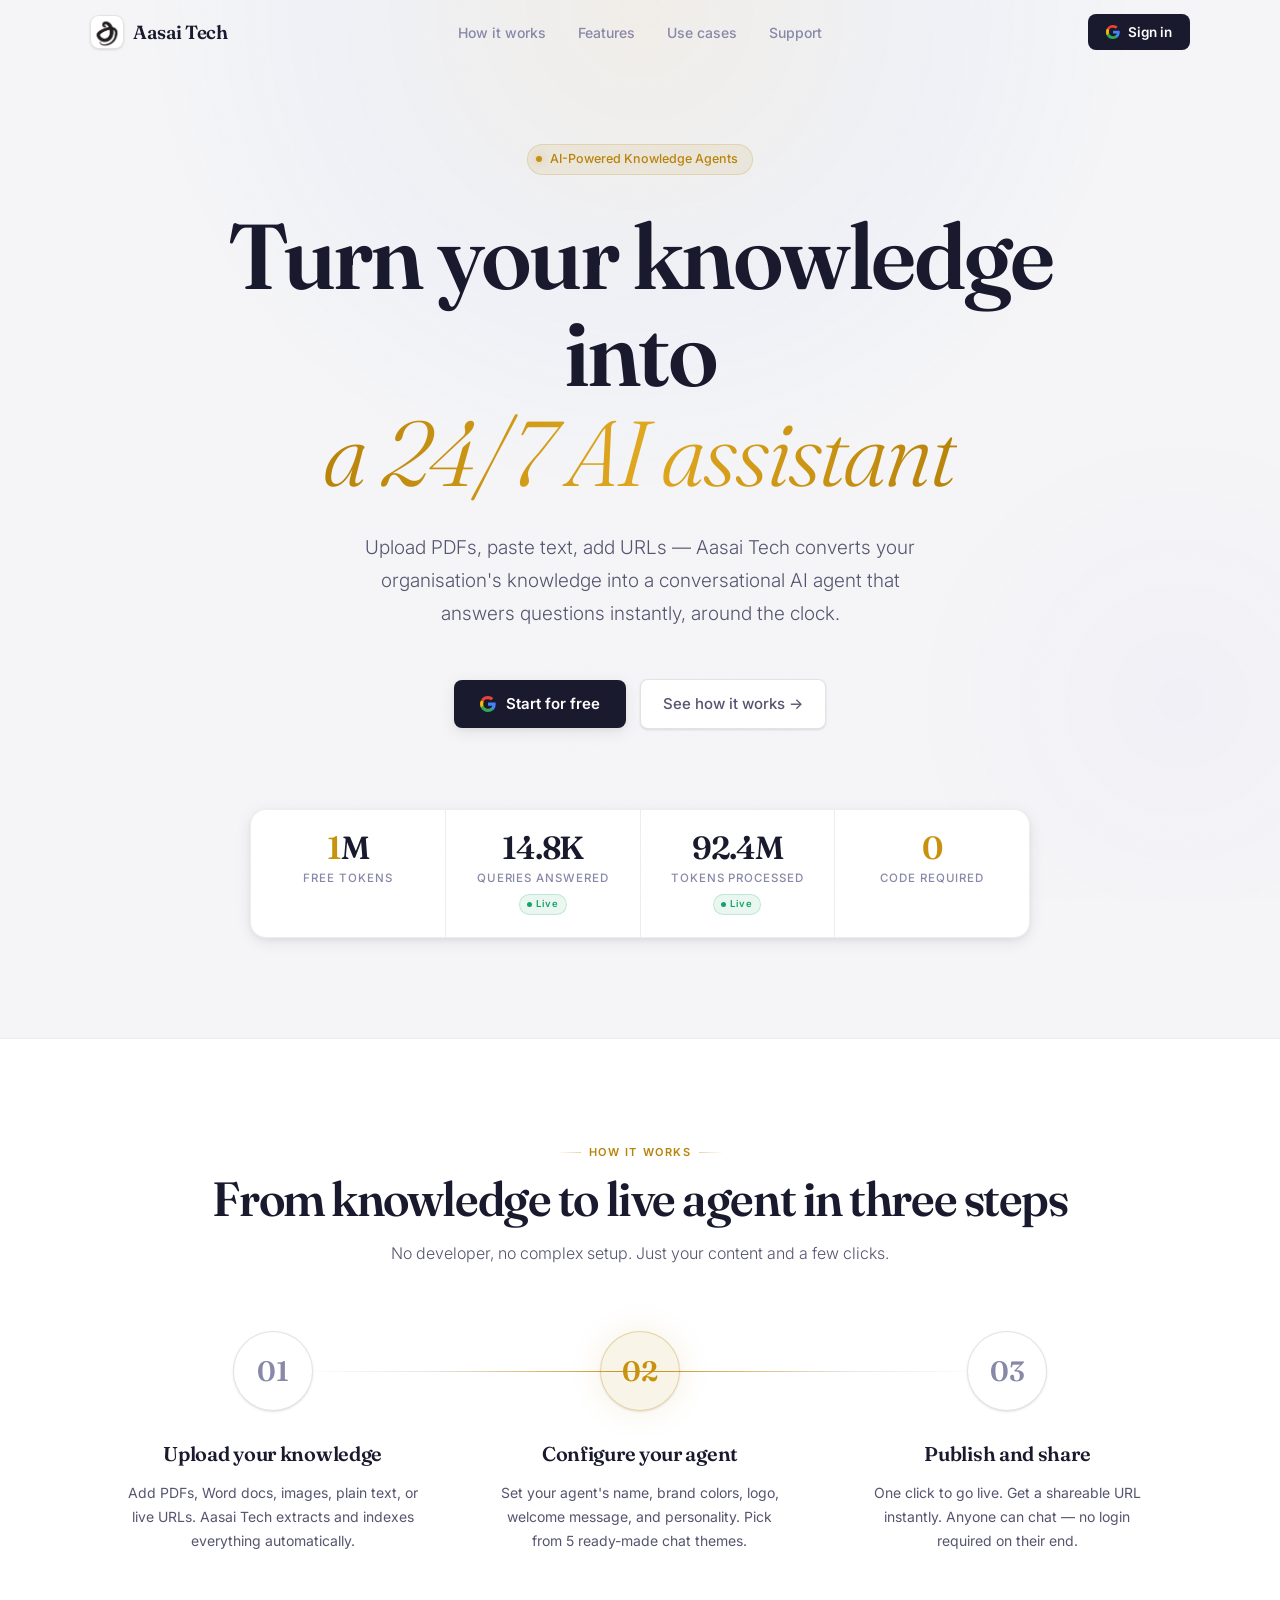
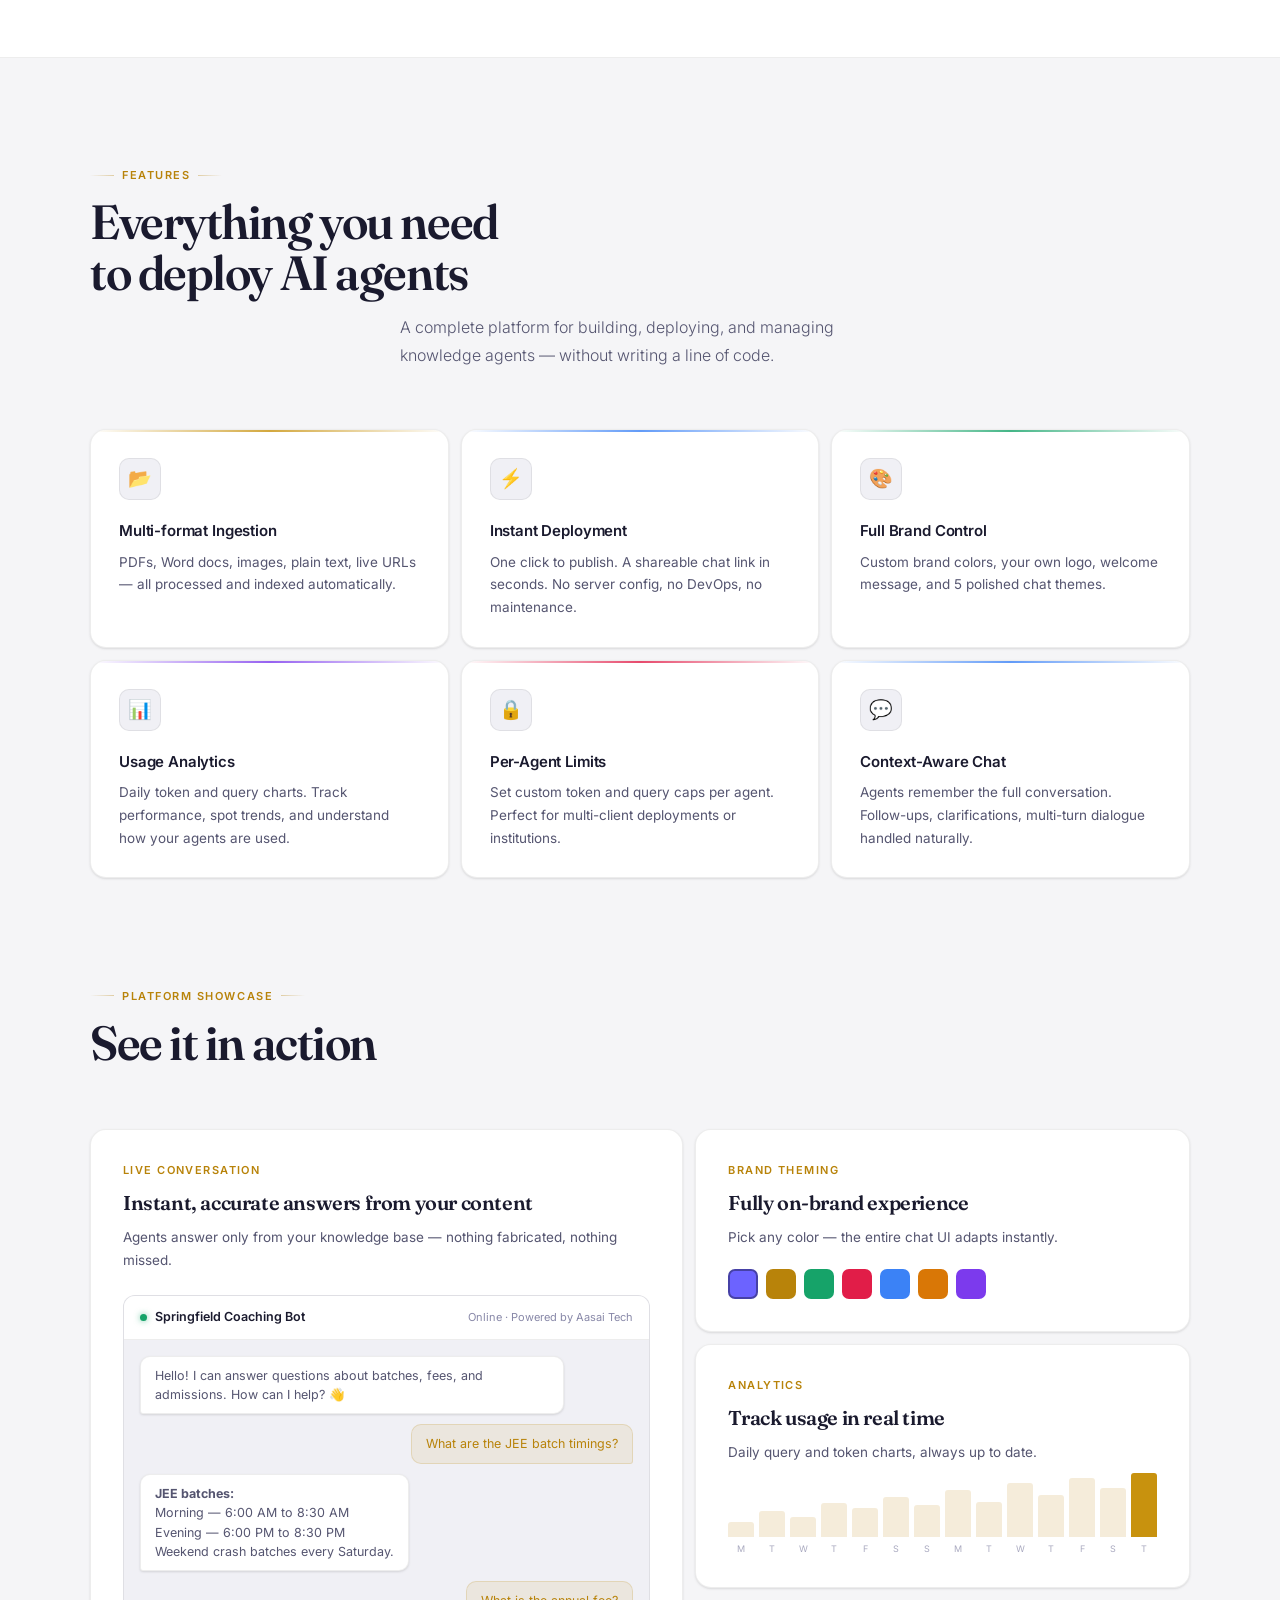
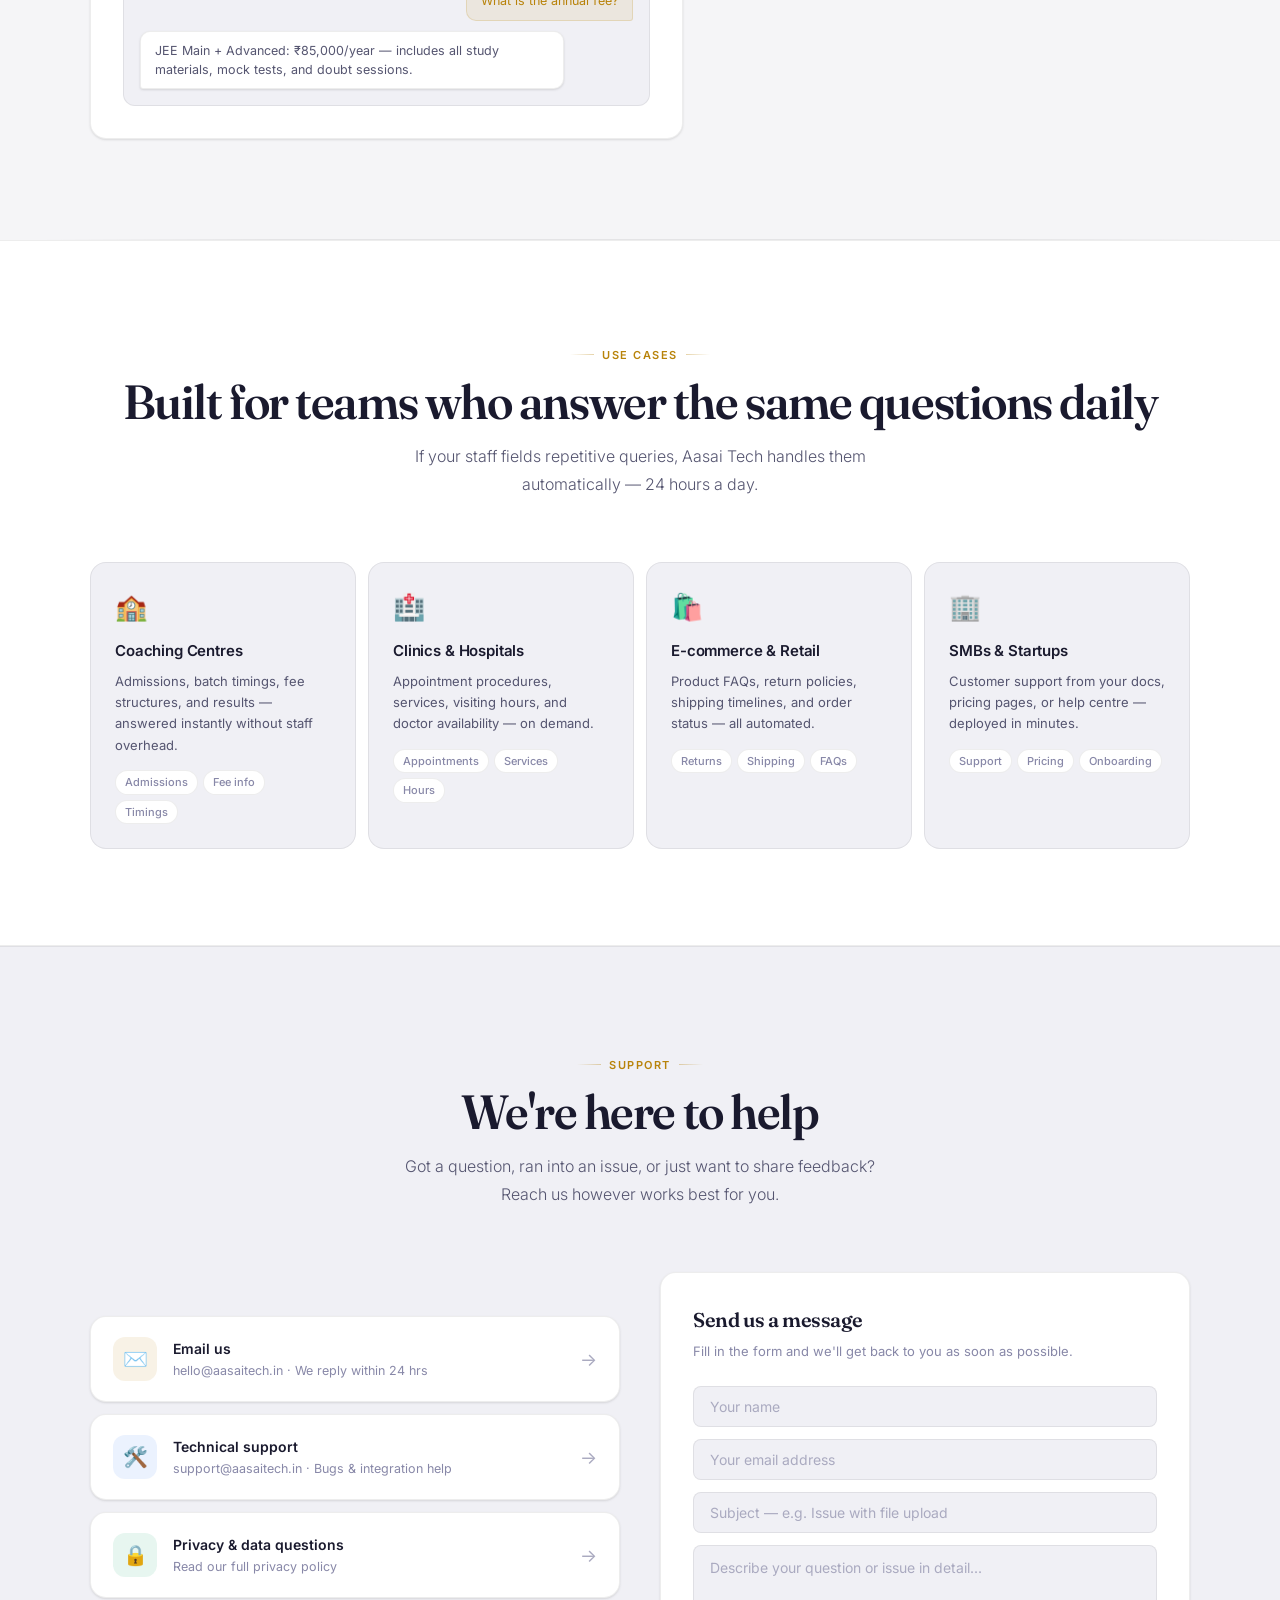
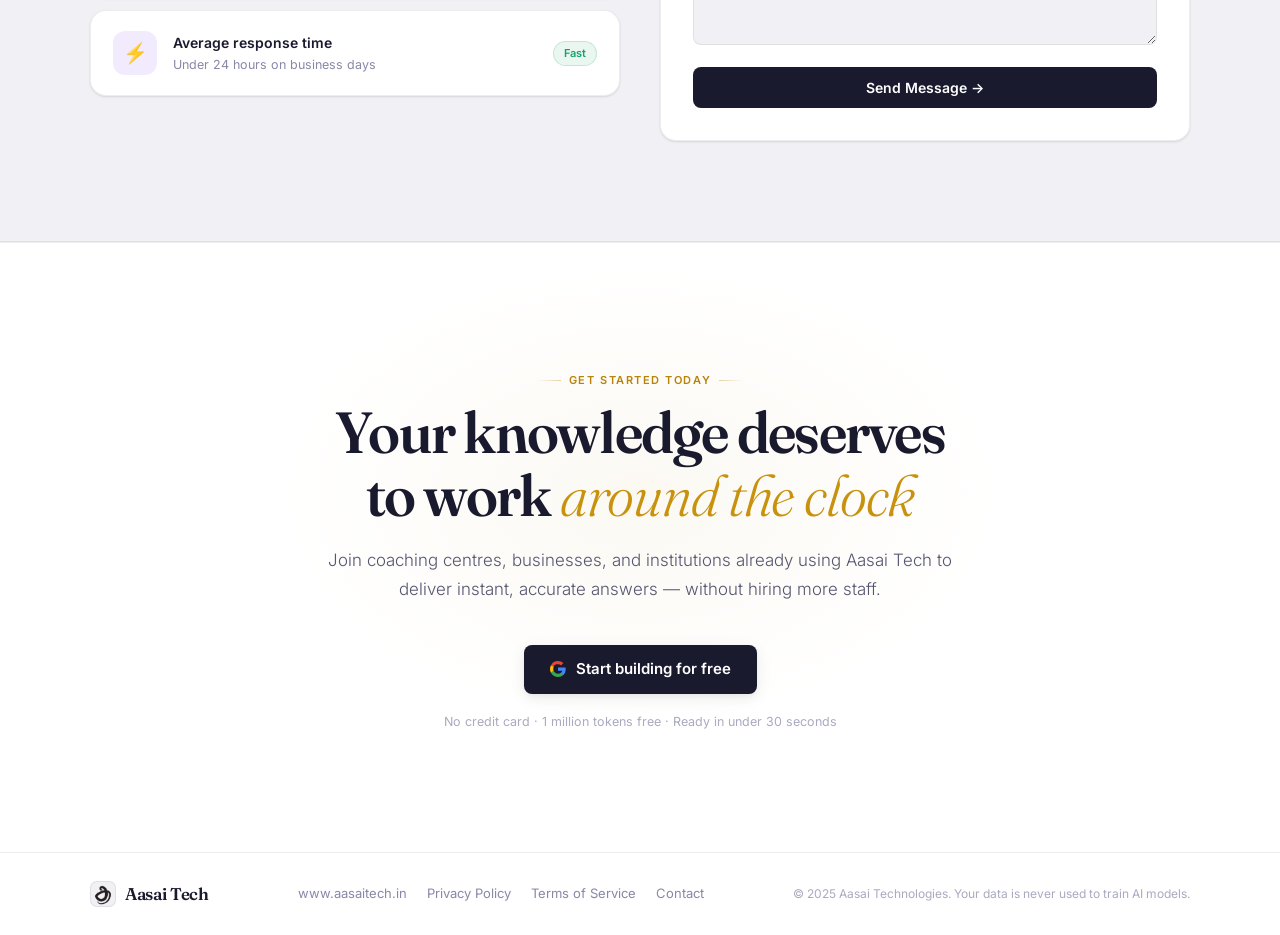
<file: profile.html>
<!DOCTYPE html>
<html lang="en">
<head>
  <meta charset="UTF-8"/>
  <meta name="viewport" content="width=device-width, initial-scale=1.0"/>
  <title>Profile — Aasai Tech</title>
  <link href="https://fonts.googleapis.com/css2?family=Syne:wght@400;600;700;800&family=DM+Sans:wght@300;400;500&display=swap" rel="stylesheet"/>
  <link rel="stylesheet" href="_shared.css"/>
  <style>
    ::-webkit-scrollbar{width:6px;}::-webkit-scrollbar-thumb{background:var(--border);border-radius:3px;}

    .profile-grid{display:grid;grid-template-columns:320px 1fr;gap:24px;align-items:start;}

    /* ── Left card ── */
    .profile-card{background:var(--surface);border:1px solid var(--border);border-radius:var(--radius);padding:32px;display:flex;flex-direction:column;align-items:center;text-align:center;gap:16px;position:sticky;top:24px;}
    .profile-avatar-wrap{position:relative;width:96px;height:96px;flex-shrink:0;}
    .profile-avatar{width:96px;height:96px;border-radius:50%;background:linear-gradient(135deg,var(--accent),var(--accent2));display:flex;align-items:center;justify-content:center;font-size:36px;font-weight:700;color:#fff;overflow:hidden;border:3px solid var(--border);}
    .profile-avatar img{width:100%;height:100%;object-fit:cover;}
    .avatar-edit-btn{position:absolute;bottom:2px;right:2px;width:28px;height:28px;background:var(--accent);border:2px solid var(--bg);border-radius:50%;display:flex;align-items:center;justify-content:center;cursor:pointer;transition:all .15s;}
    .avatar-edit-btn:hover{background:var(--accent2);}
    .avatar-edit-btn svg{width:12px;height:12px;color:#fff;}
    #avatar-input{display:none;}
    .profile-name{font-family:'Syne',sans-serif;font-size:20px;font-weight:700;}
    .profile-email{font-size:13px;color:var(--muted);}
    .plan-badge{display:inline-flex;align-items:center;gap:6px;padding:5px 14px;background:rgba(var(--accent-rgb),.12);border:1px solid rgba(var(--accent-rgb),.3);border-radius:100px;font-size:12px;font-weight:600;color:var(--accent);}

    /* stats row */
    .profile-stats{display:flex;gap:0;width:100%;border:1px solid var(--border);border-radius:10px;overflow:hidden;margin-top:4px;}
    .pstat{flex:1;padding:14px 10px;text-align:center;}
    .pstat+.pstat{border-left:1px solid var(--border);}
    .pstat-val{font-family:'Syne',sans-serif;font-size:20px;font-weight:700;}
    .pstat-lbl{font-size:11px;color:var(--muted);margin-top:3px;}

    /* token bar */
    .token-mini{width:100%;text-align:left;}
    .token-mini-header{display:flex;justify-content:space-between;font-size:12px;color:var(--muted);margin-bottom:6px;}
    .token-mini-bar{height:6px;background:var(--surface2);border-radius:3px;overflow:hidden;}
    .token-mini-fill{height:100%;background:linear-gradient(90deg,var(--accent),var(--accent2));border-radius:3px;transition:width .5s ease;}

    /* ── Right section ── */
    .form-card{background:var(--surface);border:1px solid var(--border);border-radius:var(--radius);padding:28px;margin-bottom:20px;}
    .form-card-title{font-family:'Syne',sans-serif;font-size:16px;font-weight:700;margin-bottom:20px;display:flex;align-items:center;gap:10px;}
    .form-card-title svg{color:var(--accent);}
    .form-row{display:grid;grid-template-columns:1fr 1fr;gap:16px;}
    .form-group{display:flex;flex-direction:column;gap:7px;margin-bottom:16px;}
    .form-group:last-child{margin-bottom:0;}
    .form-label{font-size:12px;font-weight:600;color:var(--muted);text-transform:uppercase;letter-spacing:.06em;}
    .form-input{padding:11px 14px;background:var(--surface2);border:1px solid var(--border);border-radius:10px;color:var(--text);font-family:'DM Sans',sans-serif;font-size:14px;outline:none;transition:border-color .2s,box-shadow .2s;}
    .form-input:focus{border-color:var(--accent);box-shadow:0 0 0 3px rgba(var(--accent-rgb),.12);}
    .form-input:disabled{opacity:.5;cursor:not-allowed;}
    .form-input::placeholder{color:var(--muted);}
    .form-hint{font-size:11.5px;color:var(--muted);margin-top:3px;}

    /* save btn row */
    .save-row{display:flex;justify-content:flex-end;margin-top:20px;}

    /* danger zone */
    .danger-card{background:var(--surface);border:1px solid rgba(255,101,132,.3);border-radius:var(--radius);padding:28px;}
    .danger-title{font-family:'Syne',sans-serif;font-size:16px;font-weight:700;color:var(--accent2);margin-bottom:6px;}
    .danger-sub{font-size:13px;color:var(--muted);margin-bottom:20px;line-height:1.6;}
    .danger-actions{display:flex;flex-direction:column;gap:12px;}
    .danger-row{display:flex;align-items:center;justify-content:space-between;padding:14px 16px;background:var(--surface2);border:1px solid var(--border);border-radius:10px;}
    .danger-row-info{}
    .danger-row-label{font-size:14px;font-weight:500;margin-bottom:3px;}
    .danger-row-desc{font-size:12px;color:var(--muted);}
    .btn-danger{padding:8px 18px;background:rgba(255,101,132,.1);border:1px solid rgba(255,101,132,.3);color:var(--accent2);border-radius:8px;font-size:13px;font-weight:600;cursor:pointer;transition:all .15s;white-space:nowrap;}
    .btn-danger:hover{background:rgba(255,101,132,.2);border-color:var(--accent2);}

    /* skeleton */
    .skel-profile-left{display:flex;flex-direction:column;align-items:center;gap:16px;}

    @media(max-width:900px){
      .profile-grid{grid-template-columns:1fr;}
      .profile-card{position:static;}
    }
    @media(max-width:600px){
      .form-row{grid-template-columns:1fr;}
    }
  </style>
</head>
<body>

<div class="mobile-topbar">
  <button class="mobile-menu-btn" id="mob-menu-btn"><span></span><span></span><span></span></button>
  <div class="mobile-topbar-center"><div class="logo-mark"><img src="logo.png" alt="Aasai" onerror="this.parentElement.outerHTML='<div class=\'logo-mark-fallback\' style=\'width:30px;height:30px;font-size:13px;\'>A</div>'"/></div><span class="logo-text">Aasai Tech</span></div>
</div>

<div class="sidebar-overlay" id="sidebar-overlay"></div>

<aside class="sidebar" id="sidebar">
  <div class="sidebar-logo">
    <div class="logo-mark"><img src="logo.png" alt="Aasai" onerror="this.parentElement.outerHTML='<div class=\'logo-mark-fallback\'>A</div>'"/></div>
    <span class="logo-text">Aasai Tech</span>
  </div>
  <nav>
    <a class="nav-item" data-page="dashboard" href="home.html">
      <svg width="16" height="16" fill="none" stroke="currentColor" stroke-width="2" viewBox="0 0 24 24"><rect x="3" y="3" width="7" height="7"/><rect x="14" y="3" width="7" height="7"/><rect x="3" y="14" width="7" height="7"/><rect x="14" y="14" width="7" height="7"/></svg>
      Dashboard
    </a>
    <a class="nav-item" data-page="agents" href="agents.html">
      <svg width="16" height="16" fill="none" stroke="currentColor" stroke-width="2" viewBox="0 0 24 24"><circle cx="12" cy="8" r="4"/><path d="M4 20c0-4 3.6-7 8-7s8 3 8 7"/></svg>
      My Agents
    </a>
    <a class="nav-item" data-page="conversations" href="conversations.html">
      <svg width="16" height="16" fill="none" stroke="currentColor" stroke-width="2" viewBox="0 0 24 24"><path d="M21 15a2 2 0 0 1-2 2H7l-4 4V5a2 2 0 0 1 2-2h14a2 2 0 0 1 2 2z"/></svg>
      Conversations
    </a>
    <a class="nav-item" data-page="create" href="create-agent.html">
      <svg width="16" height="16" fill="none" stroke="currentColor" stroke-width="2" viewBox="0 0 24 24"><circle cx="12" cy="12" r="10"/><line x1="12" y1="8" x2="12" y2="16"/><line x1="8" y1="12" x2="16" y2="12"/></svg>
      Create Agent
    </a>
    <a class="nav-item" data-page="settings" href="settings.html">
      <svg width="16" height="16" fill="none" stroke="currentColor" stroke-width="2" viewBox="0 0 24 24"><circle cx="12" cy="12" r="3"/><path d="M19.4 15a1.65 1.65 0 0 0 .33 1.82l.06.06a2 2 0 0 1-2.83 2.83l-.06-.06a1.65 1.65 0 0 0-1.82-.33 1.65 1.65 0 0 0-1 1.51V21a2 2 0 0 1-4 0v-.09A1.65 1.65 0 0 0 9 19.4a1.65 1.65 0 0 0-1.82.33l-.06.06a2 2 0 0 1-2.83-2.83l.06-.06A1.65 1.65 0 0 0 4.68 15a1.65 1.65 0 0 0-1.51-1H3a2 2 0 0 1 0-4h.09A1.65 1.65 0 0 0 4.6 9a1.65 1.65 0 0 0-.33-1.82l-.06-.06a2 2 0 0 1 2.83-2.83l.06.06A1.65 1.65 0 0 0 9 4.68a1.65 1.65 0 0 0 1-1.51V3a2 2 0 0 1 4 0v.09a1.65 1.65 0 0 0 1 1.51 1.65 1.65 0 0 0 1.82-.33l.06-.06a2 2 0 0 1 2.83 2.83l-.06.06A1.65 1.65 0 0 0 19.4 9a1.65 1.65 0 0 0 1.51 1H21a2 2 0 0 1 0 4h-.09a1.65 1.65 0 0 0-1.51 1z"/></svg>
      Settings
    </a>
    <a class="nav-item active" data-page="profile" href="profile.html">
      <svg width="16" height="16" fill="none" stroke="currentColor" stroke-width="2" viewBox="0 0 24 24"><path d="M20 21v-2a4 4 0 0 0-4-4H8a4 4 0 0 0-4 4v2"/><circle cx="12" cy="7" r="4"/></svg>
      Profile
    </a>
  </nav>
  <div class="sidebar-bottom">
    <div class="user-chip" onclick="location.href='profile.html'">
      <div class="user-avatar" id="user-avatar">?</div>
      <div style="flex:1;min-width:0;">
        <div class="user-name" id="user-name">…</div>
        <div class="user-plan" id="user-plan">Free Plan</div>
      </div>
      <button class="btn-logout" onclick="event.stopPropagation();logout()" title="Logout">
        <svg width="16" height="16" fill="none" stroke="currentColor" stroke-width="2" viewBox="0 0 24 24"><path d="M9 21H5a2 2 0 0 1-2-2V5a2 2 0 0 1 2-2h4"/><polyline points="16 17 21 12 16 7"/><line x1="21" y1="12" x2="9" y2="12"/></svg>
      </button>
    </div>
  </div>
</aside>

<main class="main">
  <div class="topbar">
    <div class="page-title">Profile</div>
  </div>

  <!-- SKELETON -->
  <div class="content" id="skel-content">
    <div class="profile-grid">
      <div class="profile-card skel-profile-left">
        <div class="skel" style="width:96px;height:96px;border-radius:50%;"></div>
        <div class="skel" style="height:20px;width:60%;"></div>
        <div class="skel" style="height:14px;width:80%;"></div>
        <div class="skel" style="height:28px;width:50%;border-radius:100px;"></div>
      </div>
      <div>
        <div class="form-card"><div class="skel" style="height:18px;width:40%;margin-bottom:20px;"></div><div class="skel" style="height:44px;margin-bottom:16px;"></div><div class="skel" style="height:44px;"></div></div>
        <div class="form-card"><div class="skel" style="height:18px;width:40%;margin-bottom:20px;"></div><div class="skel" style="height:44px;"></div></div>
      </div>
    </div>
  </div>

  <!-- REAL CONTENT -->
  <div class="content page-enter" id="main-content" style="display:none;">
    <div class="profile-grid">

      <!-- LEFT: Avatar + Stats -->
      <div>
        <div class="profile-card">
          <div class="profile-avatar-wrap">
            <div class="profile-avatar" id="prof-avatar">?</div>
            <label class="avatar-edit-btn" for="avatar-input" title="Change photo">
              <svg fill="none" stroke="currentColor" stroke-width="2.5" viewBox="0 0 24 24"><path d="M15.232 5.232l3.536 3.536M9 13l6.5-6.5a2 2 0 0 1 2.828 2.828L11 16H9v-2.5z"/></svg>
            </label>
            <input type="file" id="avatar-input" accept="image/*" onchange="uploadAvatar(this)"/>
          </div>
          <div class="profile-name" id="prof-name">—</div>
          <div class="profile-email" id="prof-email">—</div>
          <div class="plan-badge" id="prof-plan">🆓 Free Plan</div>

          <div class="profile-stats">
            <div class="pstat">
              <div class="pstat-val" id="prof-agents">—</div>
              <div class="pstat-lbl">Agents</div>
            </div>
            <div class="pstat">
              <div class="pstat-val" id="prof-queries">—</div>
              <div class="pstat-lbl">Queries</div>
            </div>
            <div class="pstat">
              <div class="pstat-val" id="prof-tokens">—</div>
              <div class="pstat-lbl">Tokens</div>
            </div>
          </div>

          <div class="token-mini">
            <div class="token-mini-header">
              <span>Token Usage</span>
              <span id="prof-token-pct">0%</span>
            </div>
            <div class="token-mini-bar">
              <div class="token-mini-fill" id="prof-token-bar" style="width:0%"></div>
            </div>
            <div style="display:flex;justify-content:space-between;font-size:11px;color:var(--muted);margin-top:5px;">
              <span id="prof-token-used">0 used</span>
              <span id="prof-token-limit">1M total</span>
            </div>
          </div>

          <div style="font-size:11px;color:var(--muted);text-align:center;line-height:1.6;" id="prof-joined">—</div>
        </div>
      </div>

      <!-- RIGHT: Edit forms -->
      <div>

        <!-- Personal Info -->
        <div class="form-card">
          <div class="form-card-title">
            <svg width="16" height="16" fill="none" stroke="currentColor" stroke-width="2" viewBox="0 0 24 24"><path d="M20 21v-2a4 4 0 0 0-4-4H8a4 4 0 0 0-4 4v2"/><circle cx="12" cy="7" r="4"/></svg>
            Personal Information
          </div>
          <div class="form-row">
            <div class="form-group">
              <label class="form-label">Full Name</label>
              <input class="form-input" id="f-name" type="text" placeholder="Your full name"/>
            </div>
            <div class="form-group">
              <label class="form-label">Email Address</label>
              <input class="form-input" id="f-email" type="email" disabled placeholder="your@email.com"/>
              <div class="form-hint">Email is linked to Google and cannot be changed.</div>
            </div>
          </div>
          <div class="form-row">
            <div class="form-group">
              <label class="form-label">Organisation</label>
              <input class="form-input" id="f-org" type="text" placeholder="Company or school name"/>
            </div>
            <div class="form-group">
              <label class="form-label">Phone Number</label>
              <input class="form-input" id="f-phone" type="tel" placeholder="+91 98765 43210"/>
            </div>
          </div>
          <div class="save-row">
            <button class="btn-primary" id="btn-save-profile" onclick="saveProfile()">Save Changes</button>
          </div>
        </div>

        <!-- Account Info -->
        <div class="form-card">
          <div class="form-card-title">
            <svg width="16" height="16" fill="none" stroke="currentColor" stroke-width="2" viewBox="0 0 24 24"><rect x="3" y="11" width="18" height="11" rx="2"/><path d="M7 11V7a5 5 0 0 1 10 0v4"/></svg>
            Account Details
          </div>
          <div class="form-row">
            <div class="form-group">
              <label class="form-label">Account ID</label>
              <input class="form-input" id="f-id" disabled/>
            </div>
            <div class="form-group">
              <label class="form-label">Plan</label>
              <input class="form-input" id="f-plan-display" disabled/>
            </div>
          </div>
          <div class="form-row">
            <div class="form-group">
              <label class="form-label">Member Since</label>
              <input class="form-input" id="f-since" disabled/>
            </div>
            <div class="form-group">
              <label class="form-label">Last Login</label>
              <input class="form-input" id="f-last-login" disabled/>
            </div>
          </div>
        </div>

        <!-- Danger Zone -->
        <div class="danger-card">
          <div class="danger-title">⚠️ Danger Zone</div>
          <div class="danger-sub">These actions are irreversible. Please proceed with caution.</div>
          <div class="danger-actions">
            <div class="danger-row">
              <div class="danger-row-info">
                <div class="danger-row-label">Clear All Conversations</div>
                <div class="danger-row-desc">Removes all conversation history across all your agents.</div>
              </div>
              <button class="btn-danger" id="btn-clear-all" onclick="clearAllConversations()">Clear All</button>
            </div>
            <div class="danger-row">
              <div class="danger-row-info">
                <div class="danger-row-label">Sign Out</div>
                <div class="danger-row-desc">Log out from this device.</div>
              </div>
              <button class="btn-danger" onclick="logout()">Sign Out</button>
            </div>
          </div>
        </div>

      </div>
    </div>
  </div>
</main>

<script src="_shared.js"></script>
<script>
let currentUser = null

async function init() {
  currentUser = await requireAuthPage()
  if (!currentUser) return
  renderUserChip(currentUser)
  initMobileSidebar()
  await loadProfile()
  document.getElementById('skel-content').style.display = 'none'
  document.getElementById('main-content').style.display = 'block'
}

async function loadProfile() {
  const u = currentUser

  // Avatar
  const avatarEl = document.getElementById('prof-avatar')
  if (u.avatar) {
    avatarEl.innerHTML = `<img src="${u.avatar}" style="width:100%;height:100%;object-fit:cover;border-radius:50%;"/>`
  } else {
    avatarEl.textContent = u.name ? u.name[0].toUpperCase() : '?'
  }

  document.getElementById('prof-name').textContent = u.name || '—'
  document.getElementById('prof-email').textContent = u.email || '—'
  document.getElementById('prof-plan').textContent = u.plan === 'pro' ? '⭐ Pro Plan' : '🆓 Free Plan'
  document.getElementById('prof-joined').textContent = u.created_at
    ? 'Member since ' + new Date(u.created_at).toLocaleDateString('en', { month: 'long', year: 'numeric' })
    : ''

  // Form fields
  document.getElementById('f-name').value = u.name || ''
  document.getElementById('f-email').value = u.email || ''
  document.getElementById('f-org').value = u.organisation || ''
  document.getElementById('f-phone').value = u.phone || ''
  document.getElementById('f-id').value = u._id || ''
  document.getElementById('f-plan-display').value = u.plan === 'pro' ? 'Pro Plan' : 'Free Plan'
  document.getElementById('f-since').value = u.created_at ? new Date(u.created_at).toLocaleDateString('en', { day: 'numeric', month: 'short', year: 'numeric' }) : '—'
  document.getElementById('f-last-login').value = u.last_login ? new Date(u.last_login).toLocaleDateString('en', { day: 'numeric', month: 'short', year: 'numeric' }) : '—'

  // Token stats
  const used = u.tokens_used || 0
  const limit = u.token_limit || 1000000
  const pct = Math.min((used / limit) * 100, 100).toFixed(1)
  document.getElementById('prof-token-bar').style.width = pct + '%'
  document.getElementById('prof-token-pct').textContent = pct + '%'
  document.getElementById('prof-token-used').textContent = fmt(used) + ' used'
  document.getElementById('prof-token-limit').textContent = fmt(limit) + ' total'
  document.getElementById('prof-tokens').textContent = fmt(used)

  // Fetch agent + query counts from dashboard
  try {
    const r = await apiFetch('/dashboard')
    const d = await r.json()
    document.getElementById('prof-agents').textContent = d.agents_count || 0
    document.getElementById('prof-queries').textContent = fmt(d.total_queries || 0)
  } catch (e) {
    document.getElementById('prof-agents').textContent = '—'
    document.getElementById('prof-queries').textContent = '—'
  }
}

async function saveProfile() {
  const btn = document.getElementById('btn-save-profile')
  btnLoading(btn, 'Saving…')
  try {
    const body = {
      name: document.getElementById('f-name').value.trim(),
      organisation: document.getElementById('f-org').value.trim(),
      phone: document.getElementById('f-phone').value.trim()
    }
    const r = await apiFetch('/auth/profile', {
      method: 'PUT',
      body: JSON.stringify(body)
    })
    if (!r.ok) throw new Error()
    // Update sidebar chip name
    document.getElementById('user-name').textContent = body.name || currentUser.email
    document.getElementById('prof-name').textContent = body.name || '—'
    toast('Profile saved', 'success')
  } catch (e) {
    toast('Failed to save profile', 'error')
  } finally {
    btnReset(btn)
  }
}

async function uploadAvatar(input) {
  const file = input.files[0]
  if (!file) return
  if (file.size > 2 * 1024 * 1024) { toast('Image too large (max 2MB)', 'error'); return }

  const formData = new FormData()
  formData.append('avatar', file)

  const btn = document.querySelector('.avatar-edit-btn')
  btn.style.opacity = '0.5'
  try {
    const r = await fetch(API + '/auth/avatar', {
      method: 'POST',
      headers: { Authorization: 'Bearer ' + getToken() },
      body: formData
    })
    const d = await r.json()
    if (!r.ok) throw new Error(d.error)
    // Update avatar everywhere
    const imgHtml = `<img src="${d.avatar_url}" style="width:100%;height:100%;object-fit:cover;border-radius:50%;"/>`
    document.getElementById('prof-avatar').innerHTML = imgHtml
    document.getElementById('user-avatar').innerHTML = imgHtml
    toast('Avatar updated', 'success')
  } catch (e) {
    toast(e.message || 'Failed to upload avatar', 'error')
  } finally {
    btn.style.opacity = '1'
    input.value = ''
  }
}

async function clearAllConversations() {
  if (!confirm('Clear all conversation history across all agents? This cannot be undone.')) return
  const btn = document.getElementById('btn-clear-all')
  btnLoading(btn, 'Clearing…')
  try {
    const r = await apiFetch('/conversations/clear-all', { method: 'POST' })
    if (!r.ok) throw new Error()
    toast('All conversations cleared', 'success')
  } catch (e) {
    toast('Failed to clear conversations', 'error')
  } finally {
    btnReset(btn)
  }
}

init()
</script>
</body>
</html>
</file>
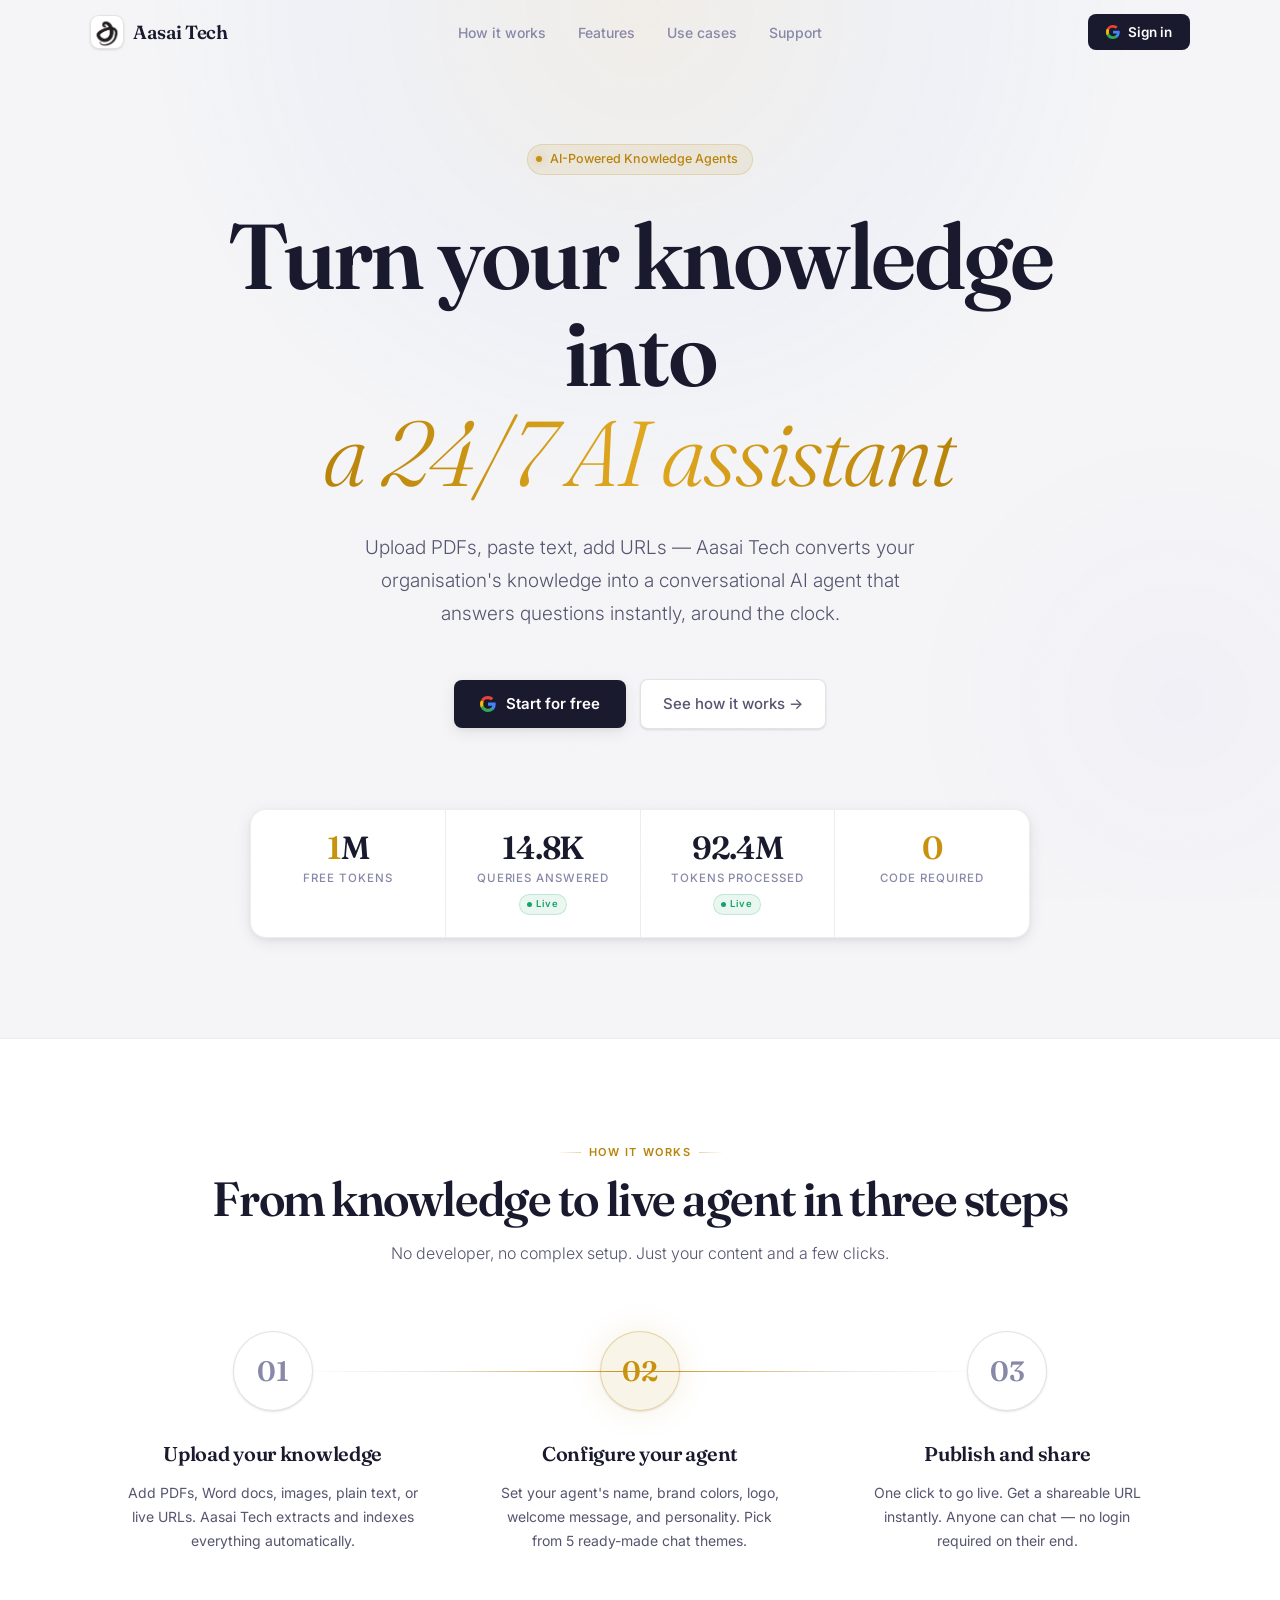
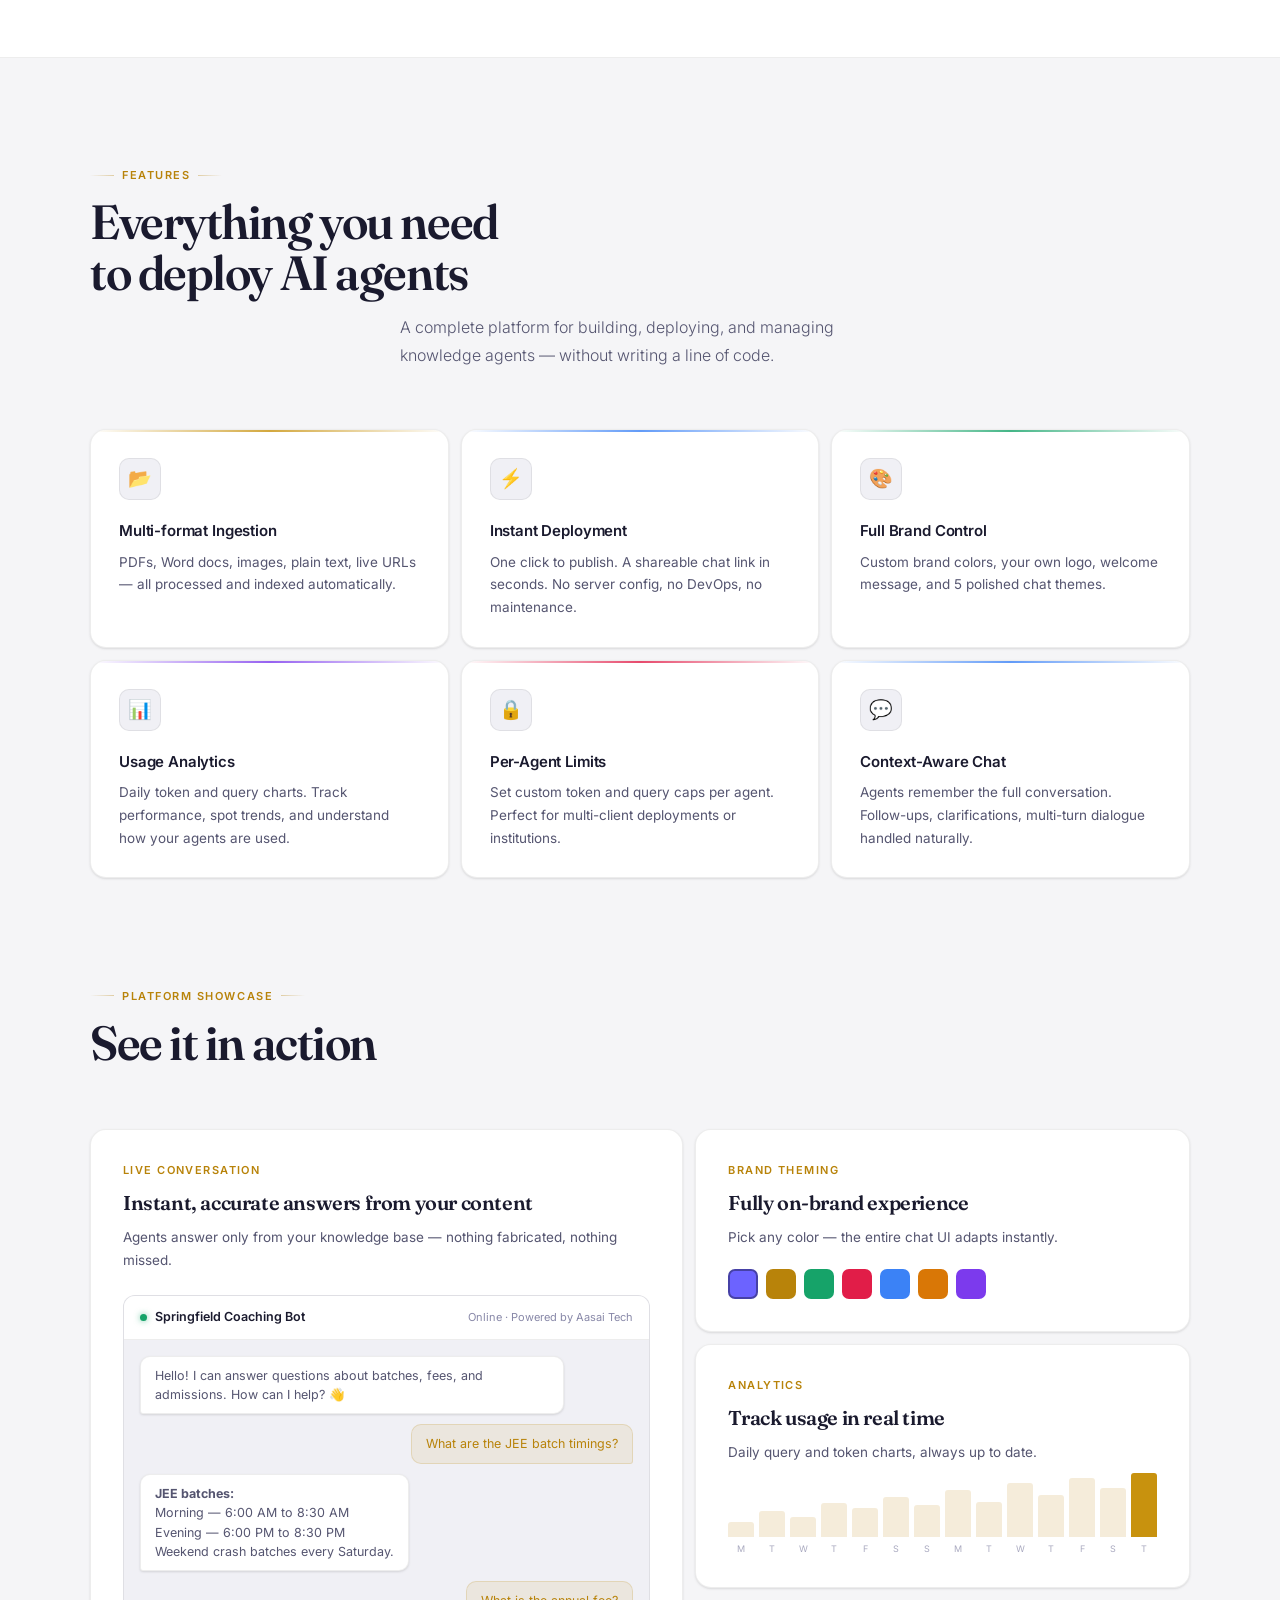
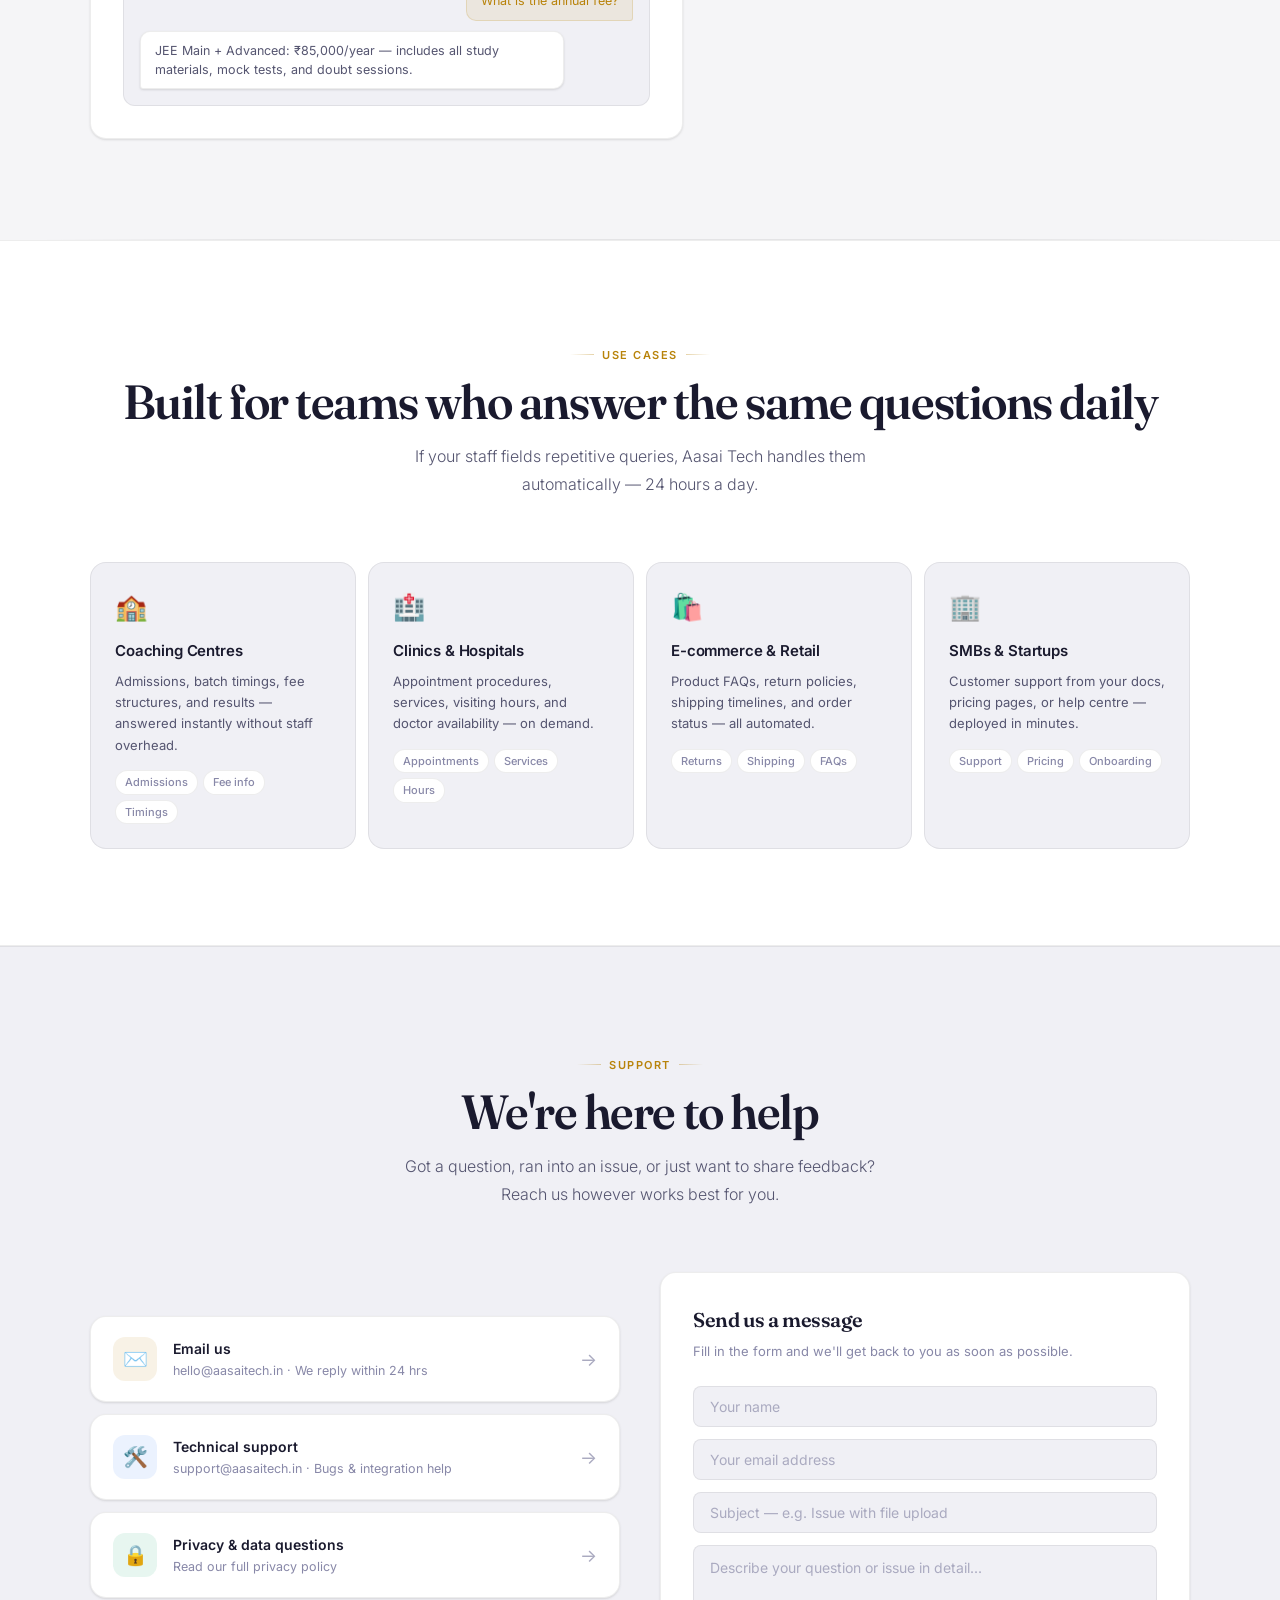
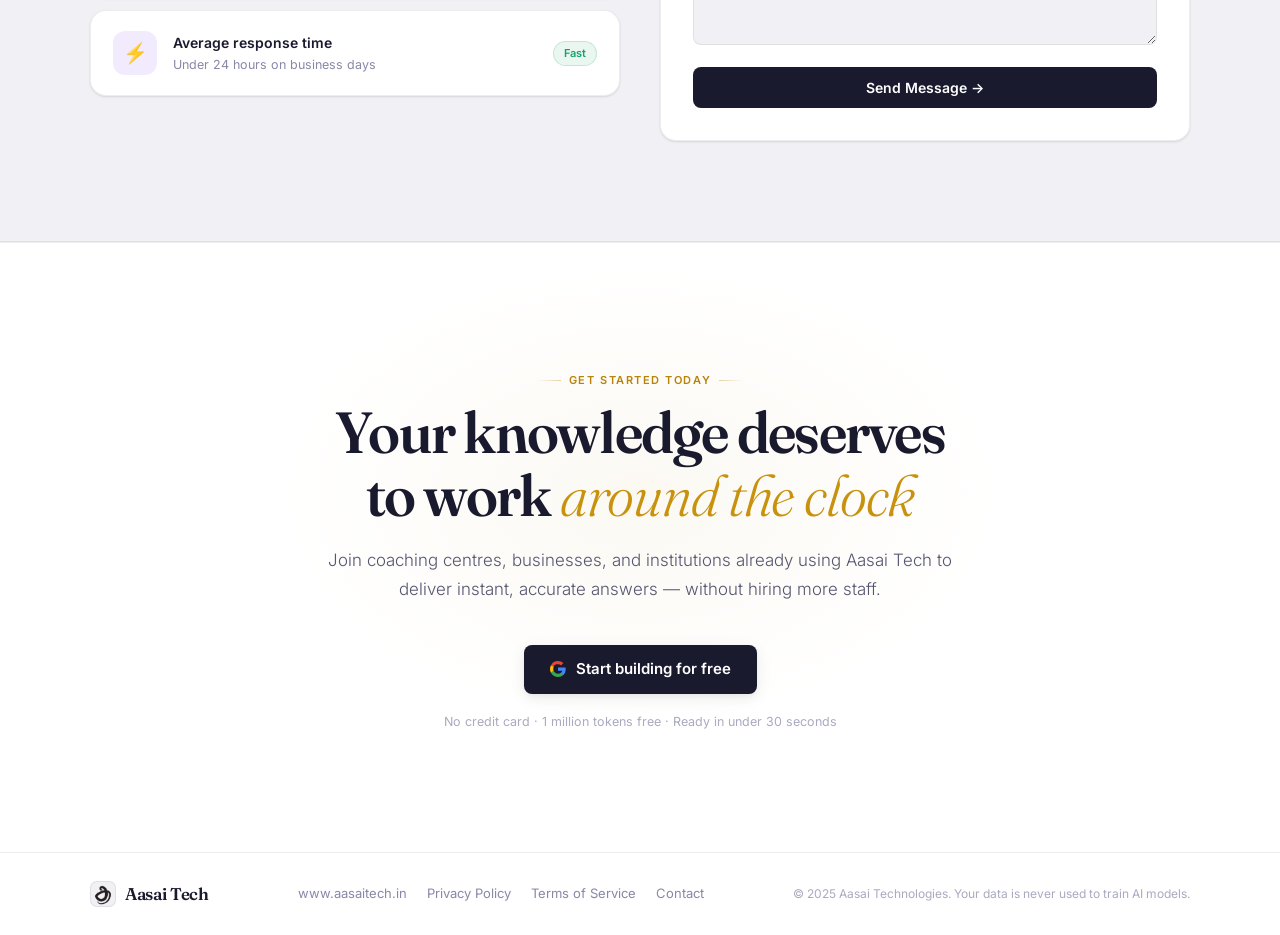
<file: settings.html>
<!DOCTYPE html>
<html lang="en">
<head>
  <meta charset="UTF-8"/>
  <meta name="viewport" content="width=device-width, initial-scale=1.0"/>
  <title>Settings — Aasai Tech</title>
  <link href="https://fonts.googleapis.com/css2?family=Syne:wght@400;600;700;800&family=DM+Sans:wght@300;400;500&display=swap" rel="stylesheet"/>
  <link rel="stylesheet" href="_shared.css"/>
  <style>
    ::-webkit-scrollbar{width:6px;}::-webkit-scrollbar-thumb{background:var(--border);border-radius:3px;}
    .settings-layout{display:grid;grid-template-columns:1fr 360px;gap:24px;align-items:start;max-width:1200px;}
    .settings-main{display:flex;flex-direction:column;gap:20px;}
    .settings-side{display:flex;flex-direction:column;gap:20px;position:sticky;top:80px;}
    .settings-card{background:var(--surface);border:1px solid var(--border);border-radius:var(--radius);padding:28px;}
    .settings-card-title{font-family:'Syne',sans-serif;font-size:15px;font-weight:600;margin-bottom:20px;padding-bottom:14px;border-bottom:1px solid var(--border);display:flex;align-items:center;gap:8px;}
    .settings-card-icon{width:28px;height:28px;border-radius:8px;background:rgba(var(--accent-rgb),.12);display:flex;align-items:center;justify-content:center;flex-shrink:0;}
    .setting-row{display:flex;align-items:center;justify-content:space-between;padding:14px 0;border-bottom:1px solid var(--border);}
    .setting-row:last-child{border-bottom:none;}
    .setting-label{font-size:14px;font-weight:500;}
    .setting-sub{font-size:12px;color:var(--muted);margin-top:3px;}
    .toggle{position:relative;width:40px;height:22px;flex-shrink:0;}
    .toggle input{opacity:0;width:0;height:0;}
    .toggle-slider{position:absolute;cursor:pointer;top:0;left:0;right:0;bottom:0;background:var(--surface2);border:1px solid var(--border);border-radius:22px;transition:.3s;}
    .toggle-slider:before{position:absolute;content:'';height:16px;width:16px;left:2px;bottom:2px;background:var(--muted);border-radius:50%;transition:.3s;}
    .toggle input:checked+.toggle-slider{background:rgba(var(--accent-rgb),.3);border-color:var(--accent);}
    .toggle input:checked+.toggle-slider:before{transform:translateX(18px);background:var(--accent);}
    .agent-limit-table{width:100%;border-collapse:collapse;}
    .agent-limit-table th{text-align:left;font-size:11px;color:var(--muted);text-transform:uppercase;letter-spacing:.08em;padding:8px 12px;border-bottom:1px solid var(--border);}
    .agent-limit-table td{padding:10px 12px;border-bottom:1px solid rgba(42,42,56,.5);font-size:13px;vertical-align:middle;}
    .agent-limit-table tr:last-child td{border-bottom:none;}
    .limit-input{width:90px;padding:6px 10px;background:var(--surface2);border:1px solid var(--border);border-radius:8px;color:var(--text);font-size:13px;outline:none;text-align:right;}
    .limit-input:focus{border-color:var(--accent);}
    .color-palette{display:flex;gap:8px;flex-wrap:wrap;}
    .color-swatch{width:32px;height:32px;border-radius:8px;cursor:pointer;border:2px solid transparent;transition:all .18s;flex-shrink:0;position:relative;}
    .color-swatch:hover{transform:scale(1.18);border-color:rgba(255,255,255,.5);}
    .color-swatch.selected{border-color:white !important;box-shadow:0 0 0 2px var(--accent),0 3px 12px rgba(0,0,0,.3);}
    .color-swatch.selected::after{content:'✓';position:absolute;inset:0;display:flex;align-items:center;justify-content:center;font-size:12px;color:white;text-shadow:0 1px 3px rgba(0,0,0,.6);}
    .bg-theme-grid{display:grid;grid-template-columns:repeat(3,1fr);gap:8px;}
    .bg-theme-btn{display:flex;flex-direction:column;align-items:center;gap:8px;padding:12px 8px;border-radius:12px;cursor:pointer;border:2px solid var(--border);transition:all .18s;background:transparent;}
    .bg-theme-btn:hover{border-color:var(--muted);}
    .bg-theme-btn.active{border-color:var(--accent);background:rgba(var(--accent-rgb),.08);}
    .bg-theme-preview{width:100%;height:44px;border-radius:8px;border:1px solid var(--border);overflow:hidden;position:relative;}
    .bg-theme-label{font-size:11px;font-weight:600;color:var(--muted);text-transform:uppercase;letter-spacing:.06em;}
    .bg-theme-btn.active .bg-theme-label{color:var(--accent);}
    .custom-bg-wrap{display:none;flex-direction:column;gap:12px;padding-top:4px;}
    .custom-bg-wrap.open{display:flex;}
    .btn-danger{padding:10px 18px;background:rgba(255,101,132,.1);border:1px solid rgba(255,101,132,.3);border-radius:var(--radius);color:var(--accent2);font-family:'DM Sans',sans-serif;font-size:14px;cursor:pointer;transition:all .15s;display:flex;align-items:center;justify-content:center;gap:8px;width:100%;}
    .btn-danger:hover{background:rgba(255,101,132,.2);}
    @media(max-width:1024px){.settings-layout{grid-template-columns:1fr;}}
    @media(max-width:768px){.settings-side{position:static;}.agent-limit-table{font-size:12px;}.agent-limit-table th,.agent-limit-table td{padding:8px 6px;}.limit-input{width:70px;}}
  </style>
</head>
<body>

<div class="mobile-topbar">
  <button class="mobile-menu-btn" id="mob-menu-btn"><span></span><span></span><span></span></button>
  <div class="mobile-topbar-center"><div class="logo-mark"><img src="logo.png" alt="" onerror="this.parentElement.outerHTML='<div class=\'logo-mark-fallback\' style=\'width:30px;height:30px;font-size:13px;\'>A</div>'"/></div><span class="logo-text">Aasai Tech</span></div>
</div>
<div class="sidebar-overlay" id="sidebar-overlay"></div>
<aside class="sidebar" id="sidebar">
  <div class="sidebar-logo">
    <div class="logo-mark"><img src="logo.png" alt="" onerror="this.parentElement.outerHTML='<div class=\'logo-mark-fallback\'>A</div>'"/></div>
    <span class="logo-text">Aasai Tech</span>
  </div>
  <nav>
    <a class="nav-item" href="home.html"><svg width="16" height="16" fill="none" stroke="currentColor" stroke-width="2" viewBox="0 0 24 24"><rect x="3" y="3" width="7" height="7"/><rect x="14" y="3" width="7" height="7"/><rect x="3" y="14" width="7" height="7"/><rect x="14" y="14" width="7" height="7"/></svg>Dashboard</a>
    <a class="nav-item" href="agents.html"><svg width="16" height="16" fill="none" stroke="currentColor" stroke-width="2" viewBox="0 0 24 24"><circle cx="12" cy="8" r="4"/><path d="M4 20c0-4 3.6-7 8-7s8 3 8 7"/></svg>My Agents</a>
    <a class="nav-item" href="conversations.html"><svg width="16" height="16" fill="none" stroke="currentColor" stroke-width="2" viewBox="0 0 24 24"><path d="M21 15a2 2 0 0 1-2 2H7l-4 4V5a2 2 0 0 1 2-2h14a2 2 0 0 1 2 2z"/></svg>Conversations</a>
    <a class="nav-item" href="create-agent.html"><svg width="16" height="16" fill="none" stroke="currentColor" stroke-width="2" viewBox="0 0 24 24"><circle cx="12" cy="12" r="10"/><line x1="12" y1="8" x2="12" y2="16"/><line x1="8" y1="12" x2="16" y2="12"/></svg>Create Agent</a>
    <a class="nav-item active" href="settings.html"><svg width="16" height="16" fill="none" stroke="currentColor" stroke-width="2" viewBox="0 0 24 24"><circle cx="12" cy="12" r="3"/><path d="M19.4 15a1.65 1.65 0 0 0 .33 1.82l.06.06a2 2 0 0 1-2.83 2.83l-.06-.06a1.65 1.65 0 0 0-1.82-.33 1.65 1.65 0 0 0-1 1.51V21a2 2 0 0 1-4 0v-.09A1.65 1.65 0 0 0 9 19.4a1.65 1.65 0 0 0-1.82.33l-.06.06a2 2 0 0 1-2.83-2.83l.06-.06A1.65 1.65 0 0 0 4.68 15a1.65 1.65 0 0 0-1.51-1H3a2 2 0 0 1 0-4h.09A1.65 1.65 0 0 0 4.6 9a1.65 1.65 0 0 0-.33-1.82l-.06-.06a2 2 0 0 1 2.83-2.83l.06.06A1.65 1.65 0 0 0 9 4.68a1.65 1.65 0 0 0 1-1.51V3a2 2 0 0 1 4 0v.09a1.65 1.65 0 0 0 1 1.51 1.65 1.65 0 0 0 1.82-.33l.06-.06a2 2 0 0 1 2.83 2.83l-.06.06A1.65 1.65 0 0 0 19.4 9a1.65 1.65 0 0 0 1.51 1H21a2 2 0 0 1 0 4h-.09a1.65 1.65 0 0 0-1.51 1z"/></svg>Settings</a>
    <a class="nav-item" href="profile.html"><svg width="16" height="16" fill="none" stroke="currentColor" stroke-width="2" viewBox="0 0 24 24"><path d="M20 21v-2a4 4 0 0 0-4-4H8a4 4 0 0 0-4 4v2"/><circle cx="12" cy="7" r="4"/></svg>Profile</a>
  </nav>
  <div class="sidebar-bottom">
    <div class="user-chip" onclick="location.href='profile.html'">
      <div class="user-avatar" id="user-avatar">?</div>
      <div style="flex:1;min-width:0;"><div class="user-name" id="user-name">…</div><div class="user-plan" id="user-plan">Free Plan</div></div>
      <button class="btn-logout" onclick="event.stopPropagation();logout()" title="Logout"><svg width="16" height="16" fill="none" stroke="currentColor" stroke-width="2" viewBox="0 0 24 24"><path d="M9 21H5a2 2 0 0 1-2-2V5a2 2 0 0 1 2-2h4"/><polyline points="16 17 21 12 16 7"/><line x1="21" y1="12" x2="9" y2="12"/></svg></button>
    </div>
  </div>
</aside>

<main class="main">
  <div class="topbar"><div class="page-title">Settings</div></div>
  <div class="content page-enter">
    <div class="settings-layout">

      <!-- LEFT -->
      <div class="settings-main">

        <!-- Background Theme -->
        <div class="settings-card">
          <div class="settings-card-title"><div class="section-num">1</div>Background Theme</div>
          <p style="font-size:13px;color:var(--muted);margin-bottom:18px;line-height:1.6;">Choose how your dashboard looks. Affects only your personal view.</p>
          <div class="bg-theme-grid" id="bg-theme-grid"></div>
          <div class="custom-bg-wrap" id="custom-bg-wrap" style="margin-top:18px;">
            <label style="font-size:11px;font-weight:600;color:var(--muted);text-transform:uppercase;letter-spacing:.08em;">Custom Background Colour</label>
            <div style="display:flex;align-items:center;gap:12px;">
              <div id="custom-bg-preview" style="width:44px;height:44px;border-radius:10px;border:2px solid var(--border);flex-shrink:0;background:#0a0a0f;"></div>
              <input type="text" id="custom-bg-hex" value="#0A0A0F" maxlength="7" placeholder="#0A0A0F" oninput="onCustomBgHex(this.value)"/>
              <label style="width:44px;height:44px;border-radius:10px;border:1px solid var(--border);background:var(--surface2);display:flex;align-items:center;justify-content:center;cursor:pointer;flex-shrink:0;" title="Pick colour">
                <svg width="16" height="16" fill="none" stroke="currentColor" stroke-width="2" viewBox="0 0 24 24"><path d="M12 20h9M16.5 3.5a2.12 2.12 0 0 1 3 3L7 19l-4 1 1-4Z"/></svg>
                <input type="color" id="custom-bg-native" value="#0a0a0f" style="opacity:0;position:absolute;width:0;height:0;" oninput="onCustomBgNative(this.value)"/>
              </label>
            </div>
          </div>
          <button class="btn-primary" id="save-appearance-btn" style="margin-top:20px;" onclick="saveAppearance()">
            <svg width="14" height="14" fill="none" stroke="currentColor" stroke-width="2" viewBox="0 0 24 24"><path d="M19 21H5a2 2 0 0 1-2-2V5a2 2 0 0 1 2-2h11l5 5v11a2 2 0 0 1-2 2z"/><polyline points="17 21 17 13 7 13 7 21"/><polyline points="7 3 7 8 15 8"/></svg>
            Save Appearance
          </button>
        </div>

        <!-- Accent Colour -->
        <div class="settings-card">
          <div class="settings-card-title"><div class="section-num">2</div>Accent Colour</div>
          <p style="font-size:13px;color:var(--muted);margin-bottom:18px;line-height:1.6;">Personalise buttons, active nav states, and highlights across your dashboard.</p>
          <div style="display:flex;align-items:center;gap:12px;margin-bottom:16px;">
            <div id="dash-color-preview" style="width:44px;height:44px;border-radius:10px;border:2px solid var(--border);flex-shrink:0;background:#6c63ff;"></div>
            <input type="text" id="dash-color-hex" value="#6C63FF" maxlength="7" oninput="onDashHexInput(this.value)" placeholder="#6C63FF"/>
            <label style="width:44px;height:44px;border-radius:10px;border:1px solid var(--border);background:var(--surface2);display:flex;align-items:center;justify-content:center;cursor:pointer;flex-shrink:0;">
              <svg width="16" height="16" fill="none" stroke="currentColor" stroke-width="2" viewBox="0 0 24 24"><path d="M12 20h9M16.5 3.5a2.12 2.12 0 0 1 3 3L7 19l-4 1 1-4Z"/></svg>
              <input type="color" id="dash-color-native" value="#6c63ff" style="opacity:0;position:absolute;width:0;height:0;" oninput="onDashNativeInput(this.value)"/>
            </label>
          </div>
          <div class="color-palette" id="dash-color-palette"></div>
          <button class="btn-primary" id="save-color-btn" style="margin-top:20px;" onclick="saveDashboardColor()">
            <svg width="14" height="14" fill="none" stroke="currentColor" stroke-width="2" viewBox="0 0 24 24"><path d="M19 21H5a2 2 0 0 1-2-2V5a2 2 0 0 1 2-2h11l5 5v11a2 2 0 0 1-2 2z"/><polyline points="17 21 17 13 7 13 7 21"/><polyline points="7 3 7 8 15 8"/></svg>
            Save Accent Colour
          </button>
        </div>

        <!-- Per-Agent Limits -->
        <div class="settings-card">
          <div class="settings-card-title"><div class="section-num">3</div>Per-Agent Limits</div>
          <p style="font-size:13px;color:var(--muted);margin-bottom:18px;line-height:1.6;">Set custom token and query caps per agent. Leave blank to allow unlimited usage.</p>
          <div style="overflow-x:auto;">
            <table class="agent-limit-table">
              <thead><tr><th>Agent</th><th>Token Limit</th><th>Query Limit</th><th>Status</th></tr></thead>
              <tbody id="limits-table"><tr><td colspan="4" style="text-align:center;color:var(--muted);padding:20px;"><div class="skel" style="height:16px;"></div></td></tr></tbody>
            </table>
          </div>
          <button class="btn-primary" id="save-limits-btn" style="margin-top:18px;" onclick="saveLimits()">
            <svg width="14" height="14" fill="none" stroke="currentColor" stroke-width="2" viewBox="0 0 24 24"><path d="M19 21H5a2 2 0 0 1-2-2V5a2 2 0 0 1 2-2h11l5 5v11a2 2 0 0 1-2 2z"/><polyline points="17 21 17 13 7 13 7 21"/><polyline points="7 3 7 8 15 8"/></svg>
            Save Limits
          </button>
        </div>

      </div><!-- /settings-main -->

      <!-- RIGHT -->
      <div class="settings-side">
        <div class="settings-card">
          <div class="settings-card-title">
            <div class="settings-card-icon"><svg width="13" height="13" fill="none" stroke="var(--accent)" stroke-width="2" viewBox="0 0 24 24"><path d="M20 21v-2a4 4 0 0 0-4-4H8a4 4 0 0 0-4 4v2"/><circle cx="12" cy="7" r="4"/></svg></div>
            Account Settings
          </div>
          <div class="setting-row">
            <div><div class="setting-label">Email Notifications</div><div class="setting-sub">Receive usage alerts</div></div>
            <label class="toggle"><input type="checkbox" id="tog-email" checked/><span class="toggle-slider"></span></label>
          </div>
          <div class="setting-row">
            <div><div class="setting-label">Token Warning Alerts</div><div class="setting-sub">Warn at 80% usage</div></div>
            <label class="toggle"><input type="checkbox" id="tog-warn" checked/><span class="toggle-slider"></span></label>
          </div>
          <div class="setting-row">
            <div><div class="setting-label">Allow Anonymous Chats</div><div class="setting-sub">Public users can chat without login</div></div>
            <label class="toggle"><input type="checkbox" id="tog-anon" checked/><span class="toggle-slider"></span></label>
          </div>
        </div>

        <div class="settings-card" style="border-color:rgba(239,68,68,.25);background:rgba(239,68,68,.03);">
          <div class="settings-card-title" style="border-color:rgba(239,68,68,.15);">
            <div class="settings-card-icon" style="background:rgba(239,68,68,.12);">
              <svg width="13" height="13" fill="none" stroke="#ef4444" stroke-width="2" viewBox="0 0 24 24"><path d="M10.29 3.86L1.82 18a2 2 0 0 0 1.71 3h16.94a2 2 0 0 0 1.71-3L13.71 3.86a2 2 0 0 0-3.42 0z"/><line x1="12" y1="9" x2="12" y2="13"/><line x1="12" y1="17" x2="12.01" y2="17"/></svg>
            </div>
            <span style="color:#ef4444;">Danger Zone</span>
          </div>
          <p style="font-size:13px;color:var(--muted);margin-bottom:16px;line-height:1.6;">These actions are permanent and cannot be undone.</p>
          <div style="display:flex;flex-direction:column;gap:10px;">
            <button class="btn-danger" onclick="confirmClearAllConversations()">
              <svg width="14" height="14" fill="none" stroke="currentColor" stroke-width="2" viewBox="0 0 24 24"><polyline points="3 6 5 6 21 6"/><path d="M19 6l-1 14H6L5 6"/></svg>
              Clear All Conversations
            </button>
            <button class="btn-danger" onclick="confirmDeleteAccount()">
              <svg width="14" height="14" fill="none" stroke="currentColor" stroke-width="2" viewBox="0 0 24 24"><path d="M20 21v-2a4 4 0 0 0-4-4H8a4 4 0 0 0-4 4v2"/><circle cx="12" cy="7" r="4"/><line x1="18" y1="6" x2="23" y2="11"/><line x1="23" y1="6" x2="18" y2="11"/></svg>
              Delete Account
            </button>
          </div>
        </div>
      </div>

    </div>
  </div>
</main>

<script src="_shared.js"></script>
<script>
const BRAND_COLORS_LIST = ['#6c63ff','#7c3aed','#2563eb','#0891b2','#0d9488','#16a34a','#ca8a04','#ea580c','#dc2626','#db2777','#c8972a','#64748b','#ff6584','#43e97b','#f7971e']

const SETTINGS_BG_THEMES = [
  {id:'dark',    label:'Dark',       bg:'#0a0a0f',bgRgb:'10,10,15',   surface:'#111118',surface2:'#1a1a24',border:'#2a2a38',text:'#f0f0f8',muted:'#7a7a9a'},
  {id:'light',   label:'Light',      bg:'#f5f5fa',bgRgb:'245,245,250', surface:'#ffffff', surface2:'#ededf5',border:'#e0e0ec',text:'#1a1a2e',muted:'#6868a0'},
  {id:'midnight',label:'Midnight',   bg:'#05050d',bgRgb:'5,5,13',      surface:'#0d0d1a',surface2:'#12122a',border:'#1e1e30',text:'#e8e8ff',muted:'#6868a0'},
  {id:'slate',   label:'Slate',      bg:'#0f172a',bgRgb:'15,23,42',    surface:'#1e293b',surface2:'#263044',border:'#334155',text:'#f1f5f9',muted:'#64748b'},
  {id:'white',   label:'Pure White', bg:'#ffffff',bgRgb:'255,255,255',  surface:'#f8f8fc',surface2:'#f0f0f8',border:'#e4e4f0',text:'#1a1a2e',muted:'#6868a0'},
  {id:'custom',  label:'Custom',     bg:null},
]

let currentBgTheme = 'dark', customBgHex = '#0a0a0f', allAgents = [], currentUser = null

function shiftHex(hex, offset) {
  const r = Math.min(255, Math.max(0, parseInt(hex.slice(1,3),16)+offset))
  const g = Math.min(255, Math.max(0, parseInt(hex.slice(3,5),16)+offset))
  const b = Math.min(255, Math.max(0, parseInt(hex.slice(5,7),16)+offset))
  return '#' + [r,g,b].map(x => x.toString(16).padStart(2,'0')).join('')
}

// Self-contained applyBgTheme — saves to localStorage so ALL other pages pick it up
function applyBgTheme(themeId, customHex) {
  const root = document.documentElement
  if (themeId === 'custom') {
    const hex = customHex || '#0a0a0f'
    const r = parseInt(hex.slice(1,3),16), g = parseInt(hex.slice(3,5),16), b = parseInt(hex.slice(5,7),16)
    const isDark = (r*0.299 + g*0.587 + b*0.114) < 128
    root.style.setProperty('--bg', hex)
    root.style.setProperty('--bg-rgb', `${r},${g},${b}`)
    root.style.setProperty('--surface',  isDark ? shiftHex(hex,10) : shiftHex(hex,-10))
    root.style.setProperty('--surface2', isDark ? shiftHex(hex,20) : shiftHex(hex,-20))
    root.style.setProperty('--border',   isDark ? shiftHex(hex,35) : shiftHex(hex,-35))
    root.style.setProperty('--text',  isDark ? '#f0f0f8' : '#1a1a2e')
    root.style.setProperty('--muted', isDark ? '#7a7a9a' : '#6868a0')
  } else {
    const t = SETTINGS_BG_THEMES.find(x => x.id === themeId)
    if (!t || !t.bg) return
    root.style.setProperty('--bg', t.bg)
    root.style.setProperty('--bg-rgb', t.bgRgb)
    root.style.setProperty('--surface',  t.surface)
    root.style.setProperty('--surface2', t.surface2)
    root.style.setProperty('--border',   t.border)
    root.style.setProperty('--text',  t.text)
    root.style.setProperty('--muted', t.muted)
  }
  // ← THIS is what was missing before — saves so other pages pick it up
  localStorage.setItem('aasai_bg_theme', themeId)
  if (customHex) localStorage.setItem('aasai_bg_custom', customHex)
  // Update UI
  currentBgTheme = themeId
  document.querySelectorAll('.bg-theme-btn').forEach(b => b.classList.toggle('active', b.dataset.id === themeId))
  const cw = document.getElementById('custom-bg-wrap')
  if (cw) cw.classList.toggle('open', themeId === 'custom')
}

function buildBgThemeGrid() {
  const grid = document.getElementById('bg-theme-grid'); if (!grid) return
  grid.innerHTML = SETTINGS_BG_THEMES.map(t => {
    const previewContent = t.id === 'custom'
      ? `<div style="width:100%;height:100%;display:flex;align-items:center;justify-content:center;font-size:18px;">🎨</div>`
      : `<div style="width:100%;height:100%;background:${t.bg};display:flex;flex-direction:column;justify-content:flex-start;padding:5px 6px;gap:3px;">
          <div style="height:4px;border-radius:2px;background:${t.surface};width:100%;"></div>
          <div style="height:4px;border-radius:2px;background:${t.surface2};width:70%;"></div>
        </div>`
    return `<button class="bg-theme-btn ${t.id===currentBgTheme?'active':''}" data-id="${t.id}" onclick="selectBgTheme('${t.id}')">
      <div class="bg-theme-preview">${previewContent}</div>
      <span class="bg-theme-label">${t.label}</span>
    </button>`
  }).join('')
}

function selectBgTheme(id) { applyBgTheme(id, customBgHex) }
function onCustomBgHex(val) {
  const hex = val.startsWith('#') ? val : '#' + val
  if (!isValidHex(hex)) return
  customBgHex = hex
  document.getElementById('custom-bg-native').value = hex
  document.getElementById('custom-bg-preview').style.background = hex
  applyBgTheme('custom', hex)
}
function onCustomBgNative(val) {
  customBgHex = val
  document.getElementById('custom-bg-hex').value = val.toUpperCase()
  document.getElementById('custom-bg-preview').style.background = val
  applyBgTheme('custom', val)
}

async function saveAppearance() {
  const btn = document.getElementById('save-appearance-btn')
  btnLoading(btn, 'Saving…')
  try {
    const r = await apiFetch('/auth/profile', { method: 'PUT', body: JSON.stringify({ dashboard_bg_theme: currentBgTheme, dashboard_bg_custom: currentBgTheme === 'custom' ? customBgHex : null }) })
    if (!r.ok) throw new Error()
    toast('Appearance saved ✓', 'success')
  } catch { toast('Failed to save appearance', 'error') }
  btnReset(btn)
}

function buildDashColorPalette() {
  const el = document.getElementById('dash-color-palette'); if (!el) return
  el.innerHTML = BRAND_COLORS_LIST.map(c =>
    `<div class="color-swatch" data-color="${c}" style="background:${c};" onclick="pickDashColor('${c}')"></div>`
  ).join('')
}

function pickDashColor(hex) {
  applyAccent(hex)
  document.getElementById('dash-color-hex').value = hex.toUpperCase()
  document.getElementById('dash-color-native').value = hex
  document.getElementById('dash-color-preview').style.background = hex
  document.querySelectorAll('#dash-color-palette .color-swatch').forEach(s => s.classList.toggle('selected', s.dataset.color.toLowerCase() === hex.toLowerCase()))
}

function onDashHexInput(val) {
  const hex = val.startsWith('#') ? val : '#' + val
  if (!isValidHex(hex)) return
  document.getElementById('dash-color-native').value = hex
  document.getElementById('dash-color-preview').style.background = hex
  applyAccent(hex)
}
function onDashNativeInput(val) {
  document.getElementById('dash-color-hex').value = val.toUpperCase()
  document.getElementById('dash-color-preview').style.background = val
  applyAccent(val)
}

async function saveDashboardColor() {
  const hex = document.getElementById('dash-color-hex').value.trim()
  if (!isValidHex(hex)) { toast('Invalid colour value', 'error'); return }
  const btn = document.getElementById('save-color-btn')
  btnLoading(btn, 'Saving…')
  try {
    const r = await apiFetch('/auth/profile', { method: 'PUT', body: JSON.stringify({ dashboard_accent: hex }) })
    if (!r.ok) throw new Error()
    toast('Accent colour saved ✓', 'success')
  } catch { toast('Failed to save colour', 'error') }
  btnReset(btn)
}

async function loadLimitsTable() {
  try {
    const r = await apiFetch('/agents')
    allAgents = await r.json()
    const tbody = document.getElementById('limits-table')
    if (!allAgents.length) { tbody.innerHTML = `<tr><td colspan="4" style="text-align:center;color:var(--muted);padding:20px;">No agents yet</td></tr>`; return }
    tbody.innerHTML = allAgents.map(a =>
      `<tr>
        <td style="font-weight:500;">${escHtml(a.name)}</td>
        <td><input class="limit-input" type="number" id="tl-${a._id}" value="${a.token_limit||''}" placeholder="∞" min="0"/></td>
        <td><input class="limit-input" type="number" id="ql-${a._id}" value="${a.query_limit||''}" placeholder="∞" min="0"/></td>
        <td><span style="font-size:11px;color:${a.published?'var(--accent3)':'var(--muted)'};">${a.published?'Live':'Draft'}</span></td>
      </tr>`
    ).join('')
  } catch (e) { console.error(e) }
}

async function saveLimits() {
  const btn = document.getElementById('save-limits-btn')
  btnLoading(btn, 'Saving…')
  try {
    await Promise.all(allAgents.map(a => {
      const tl = document.getElementById(`tl-${a._id}`)?.value
      const ql = document.getElementById(`ql-${a._id}`)?.value
      return apiFetch('/agents/' + a._id, {
        method: 'PUT',
        body: JSON.stringify({ name: a.name, brand_color: a.brand_color, welcome_message: a.welcome_message, logo_url: a.logo_url, system_prompt: a.system_prompt, token_limit: tl ? parseInt(tl) : null, query_limit: ql ? parseInt(ql) : null })
      })
    }))
    toast('Limits saved ✓', 'success')
  } catch { toast('Failed to save limits', 'error') }
  btnReset(btn)
}

async function confirmClearAllConversations() {
  if (!confirm('Clear conversation history for ALL your agents?\n\nYour data is kept safely and never deleted.')) return
  try {
    const r = await apiFetch('/conversations/clear-all', { method: 'POST' })
    if (!r.ok) throw new Error()
    toast('All conversation histories cleared', 'success')
  } catch { toast('Failed to clear conversations', 'error') }
}

function confirmDeleteAccount() {
  if (confirm('Are you sure you want to delete your account? All data will be lost permanently.')) {
    toast('Contact support to complete account deletion', 'error')
  }
}

async function init() {
  currentUser = await requireAuthPage()
  if (!currentUser) return
  renderUserChip(currentUser)
  initMobileSidebar()

  // Restore saved settings
  const savedAccent = currentUser.dashboard_accent || '#6c63ff'
  applyAccent(savedAccent)
  pickDashColor(savedAccent)

  const savedBgTheme = currentUser.dashboard_bg_theme || 'dark'
  const savedBgCustom = currentUser.dashboard_bg_custom || '#0a0a0f'
  customBgHex = savedBgCustom
  currentBgTheme = savedBgTheme
  applyBgTheme(savedBgTheme, savedBgCustom)  // applies CSS vars + saves to localStorage → other pages pick it up

  buildBgThemeGrid()
  buildDashColorPalette()

  if (savedBgTheme === 'custom') {
    document.getElementById('custom-bg-preview').style.background = customBgHex
    document.getElementById('custom-bg-hex').value = customBgHex.toUpperCase()
    document.getElementById('custom-bg-native').value = customBgHex
  }

  await loadLimitsTable()
}

init()
</script>
</body>
</html>
</file>
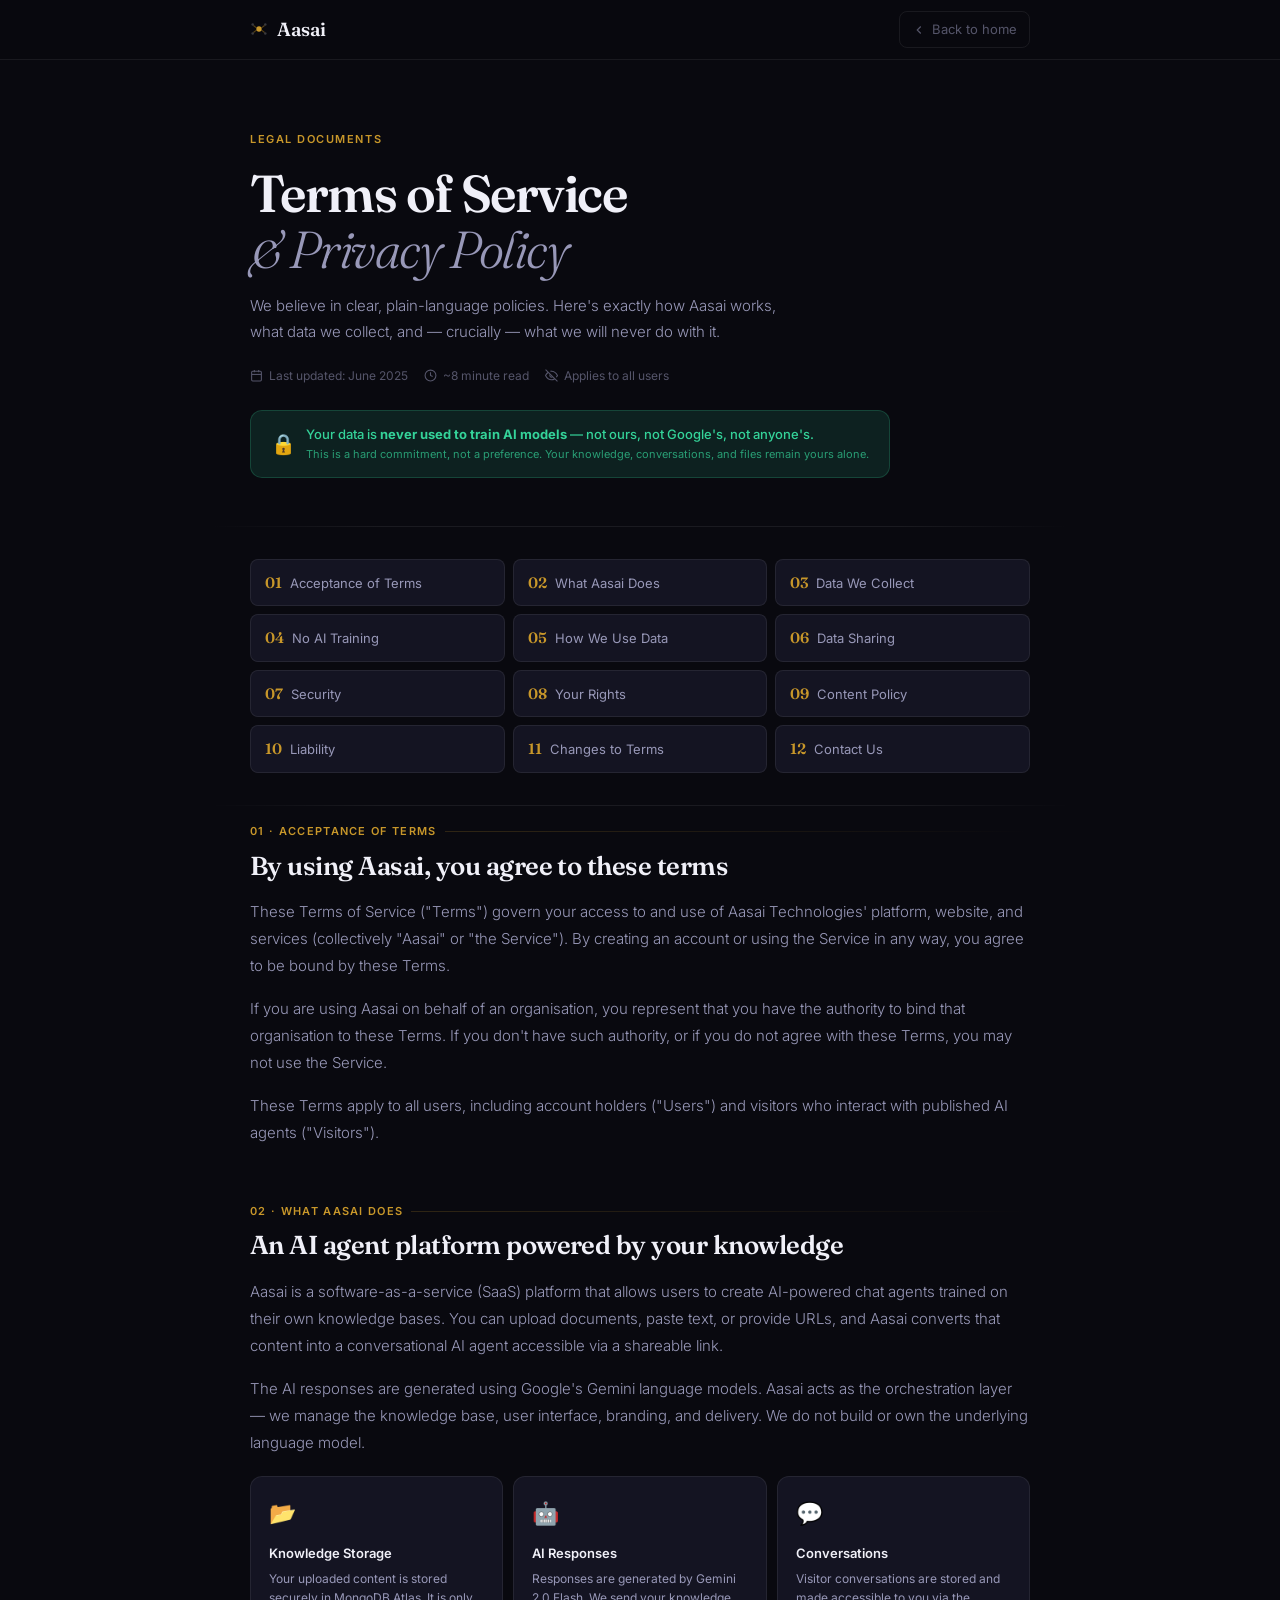
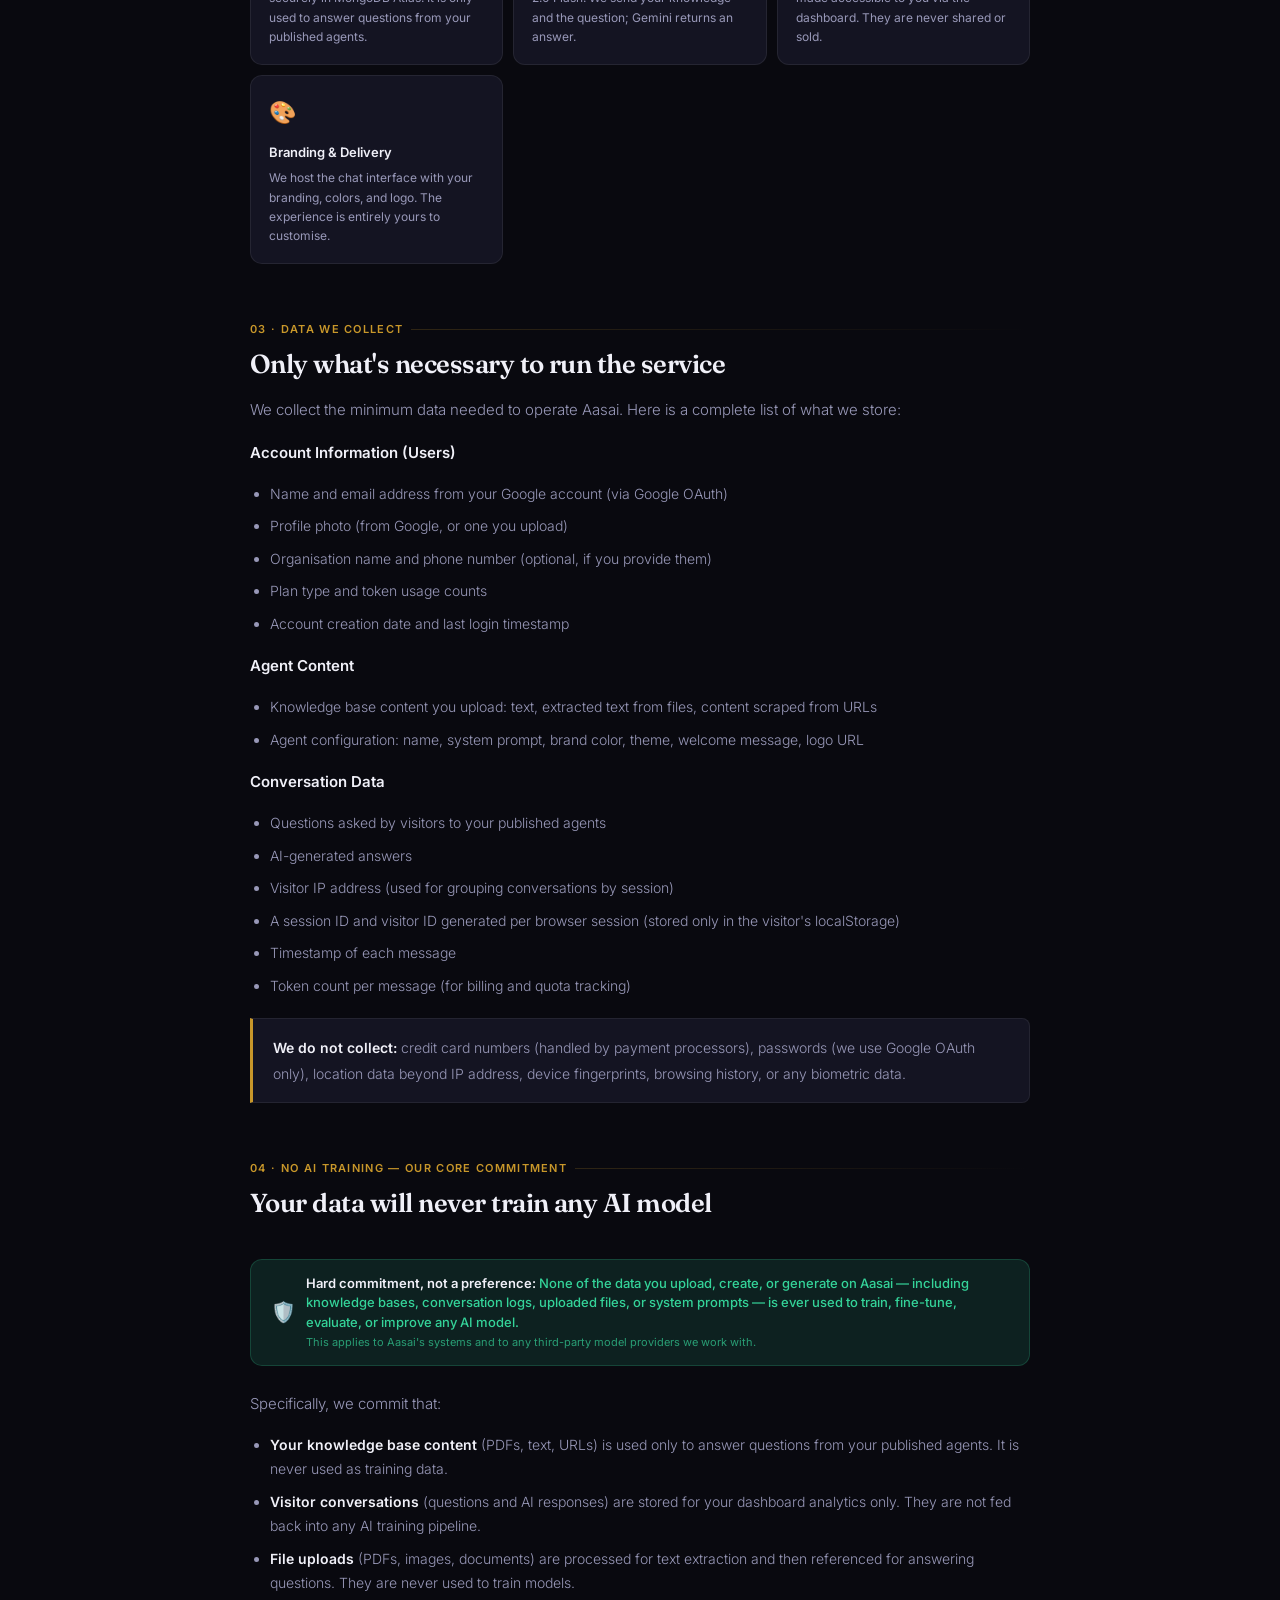
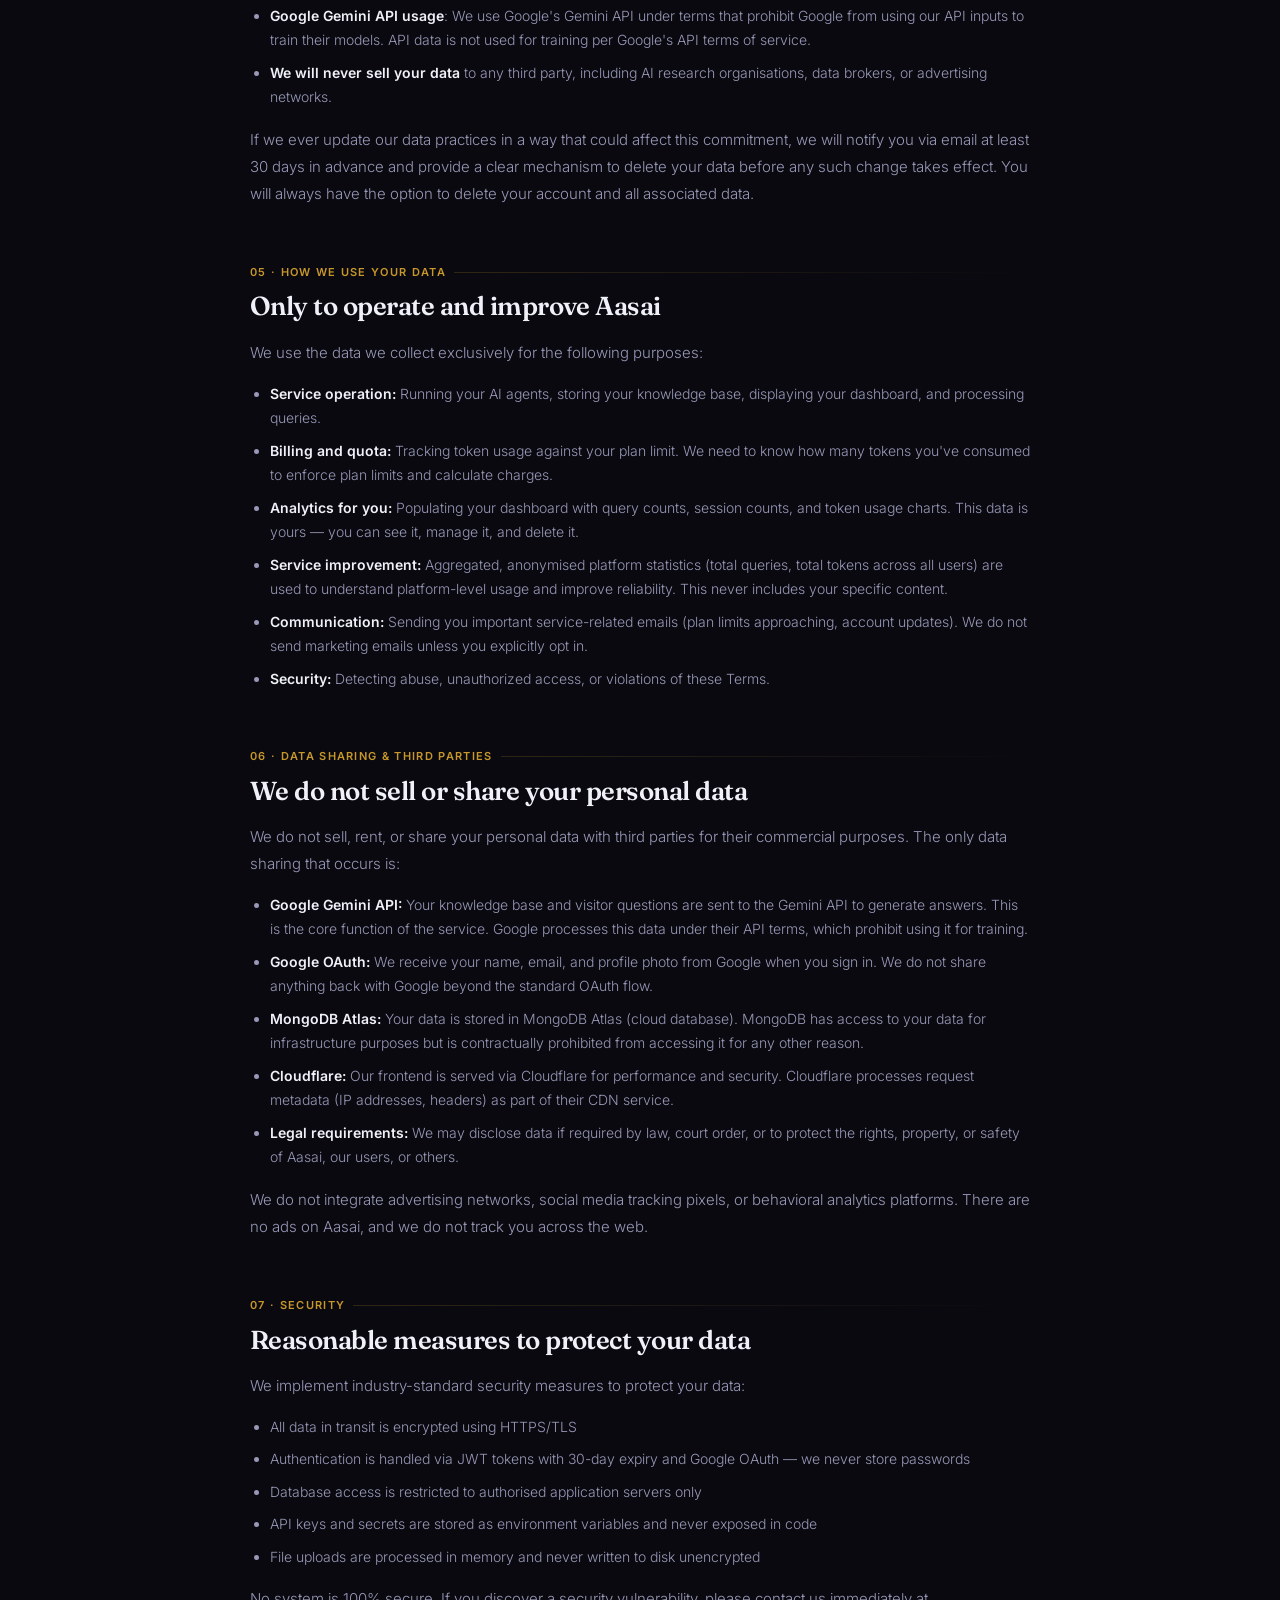
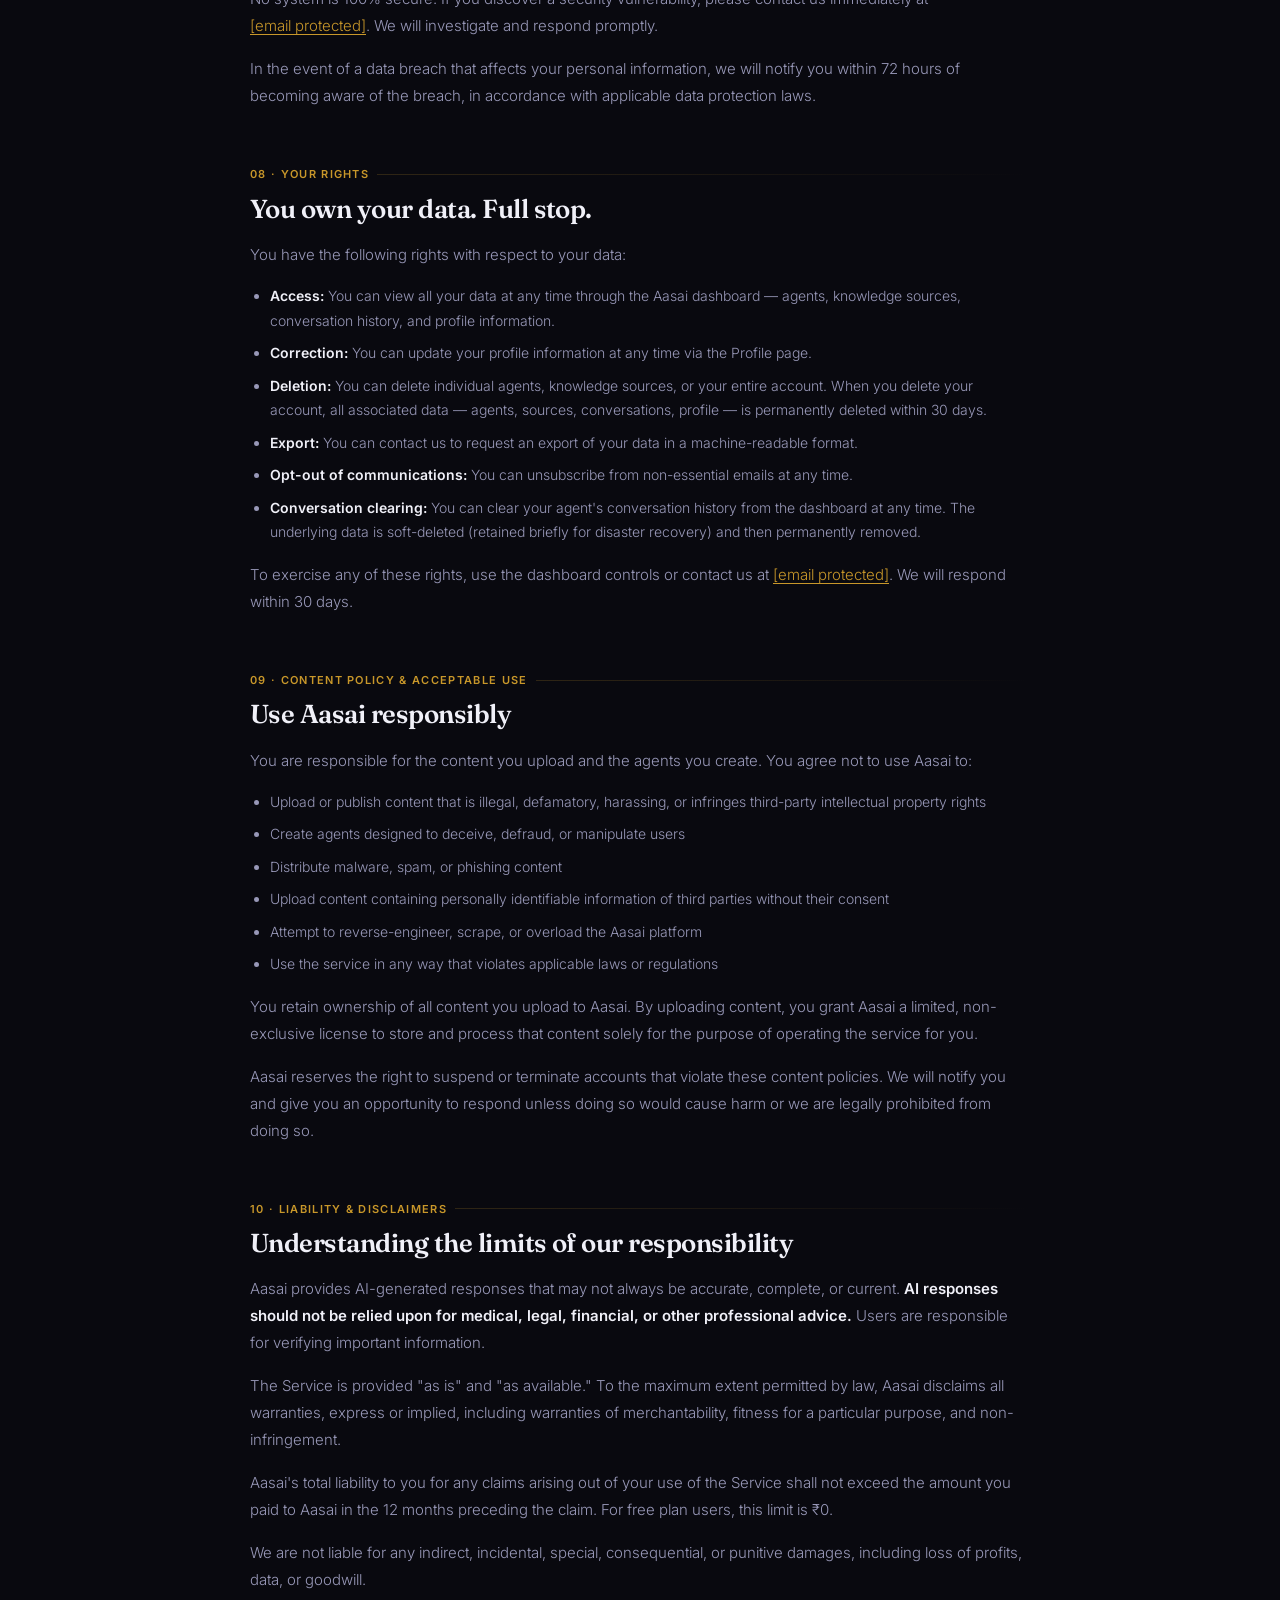
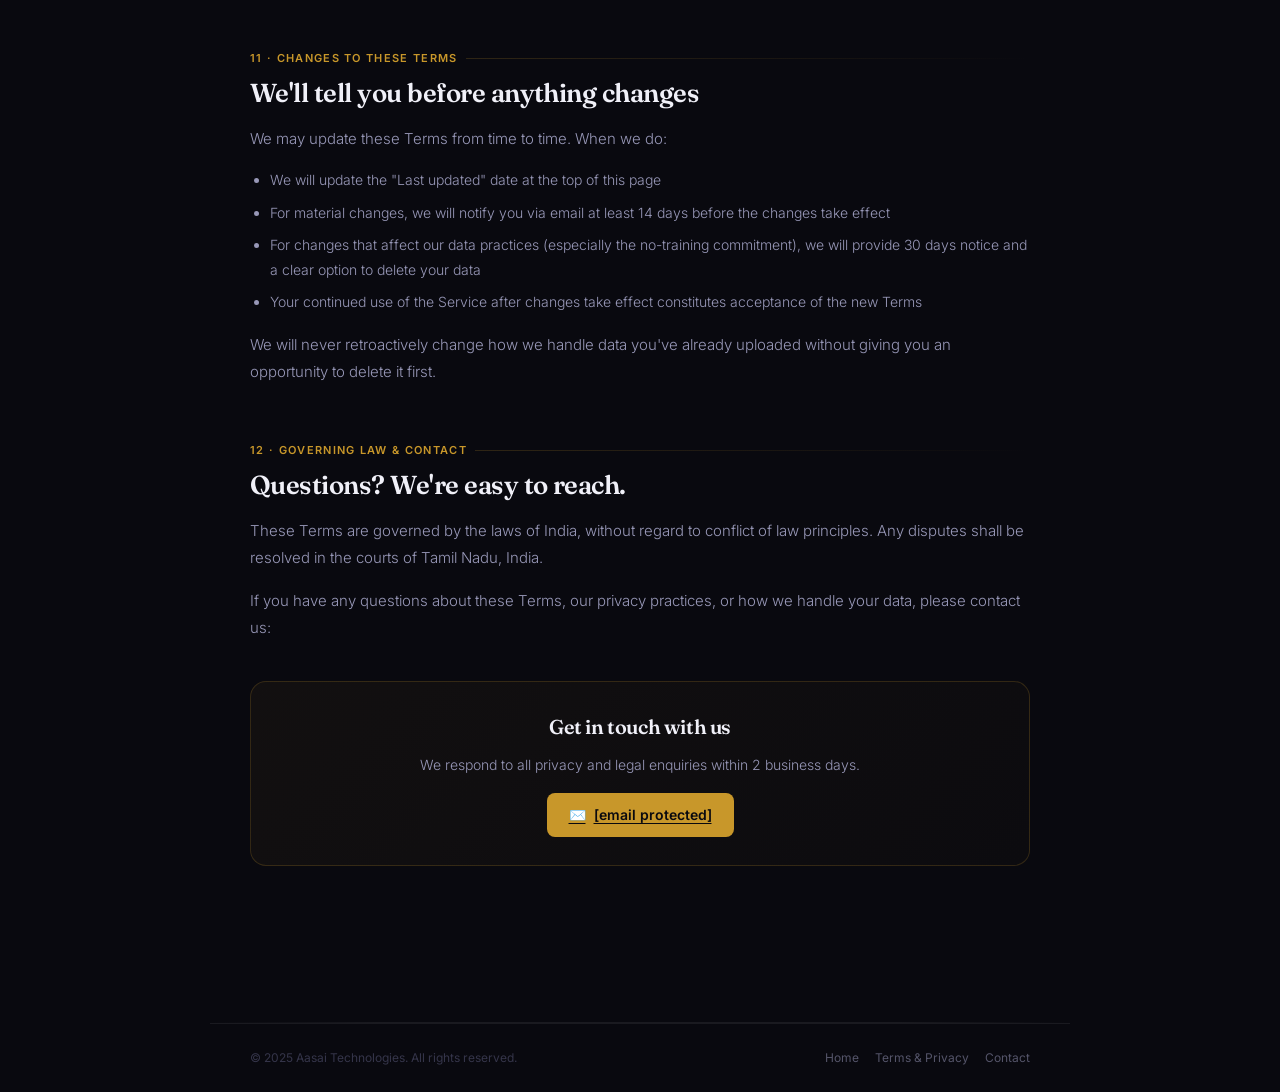
<file: terms.html>
<!DOCTYPE html>
<html lang="en">
<head>
<meta charset="UTF-8"/>
<meta name="viewport" content="width=device-width,initial-scale=1"/>
<title>Terms & Privacy — Aasai</title>
<link rel="preconnect" href="https://fonts.googleapis.com"/>
<link rel="preconnect" href="https://fonts.gstatic.com" crossorigin/>
<link href="https://fonts.googleapis.com/css2?family=Inter:wght@300;400;500;600;700&family=Fraunces:ital,opsz,wght@0,9..144,300;0,9..144,600;1,9..144,300&display=swap" rel="stylesheet"/>
<style>
*,*::before,*::after{margin:0;padding:0;box-sizing:border-box}
html{scroll-behavior:smooth;-webkit-font-smoothing:antialiased}
body{font-family:'Inter',sans-serif;background:#09090f;color:#e8e8f0;line-height:1.7;overflow-x:hidden;}
a{text-decoration:none;color:inherit}
::-webkit-scrollbar{width:5px}
::-webkit-scrollbar-track{background:#09090f}
::-webkit-scrollbar-thumb{background:#2a2a3a;border-radius:4px}

:root{
  --bg:#09090f;--bg1:#0f0f1a;--bg2:#141422;
  --line:rgba(255,255,255,.07);--line2:rgba(255,255,255,.11);
  --t1:#f0f0f8;--t2:#9898b8;--t3:#55556a;--t4:#35354a;
  /* accent = user's saved colour (default amber) */
  --accent:#c8972a;
  --accent-rgb:200,151,42;
  --amber:#c8972a;--amber2:#e0ac40;
  --green:#34d399;--greenA:rgba(52,211,153,.12);
  --r8:8px;--r12:12px;--r16:16px;--nav:60px;
}

/* NAV */
.nav{position:sticky;top:0;z-index:100;height:var(--nav);display:flex;align-items:center;background:rgba(9,9,15,.9);border-bottom:1px solid var(--line);backdrop-filter:blur(20px);-webkit-backdrop-filter:blur(20px);}
.nav-inner{width:100%;max-width:860px;margin:0 auto;padding:0 40px;display:flex;align-items:center;gap:12px;}
.nav-logo{display:flex;align-items:center;gap:9px;font-family:'Fraunces',serif;font-size:19px;font-weight:600;color:var(--t1);letter-spacing:-.025em;font-variation-settings:'opsz' 24;}
.nav-back{margin-left:auto;display:flex;align-items:center;gap:6px;font-size:13px;color:var(--t3);transition:color .15s;padding:6px 12px;border-radius:var(--r8);border:1px solid var(--line);}
.nav-back:hover{color:var(--t1);border-color:var(--line2);}

/* HERO */
.doc-hero{max-width:860px;margin:0 auto;padding:64px 40px 48px;}
.doc-kicker{display:inline-flex;align-items:center;gap:8px;font-size:11px;font-weight:600;letter-spacing:.14em;text-transform:uppercase;color:var(--accent);margin-bottom:16px;}
.doc-h{font-family:'Fraunces',serif;font-size:clamp(32px,5vw,52px);font-weight:600;color:var(--t1);letter-spacing:-.03em;line-height:1.08;font-variation-settings:'opsz' 54;margin-bottom:16px;}
.doc-sub{font-size:15px;color:var(--t2);line-height:1.75;max-width:560px;font-weight:300;}
.doc-meta{display:flex;align-items:center;gap:16px;margin-top:20px;flex-wrap:wrap;}
.doc-meta-item{display:flex;align-items:center;gap:6px;font-size:12px;color:var(--t3);}

/* NO TRAINING BADGE */
.no-training-badge{
  display:inline-flex;align-items:center;gap:10px;
  padding:14px 20px;
  background:var(--greenA);
  border:1px solid rgba(52,211,153,.2);
  border-radius:var(--r12);
  margin-top:24px;
}
.no-training-badge .icon{font-size:20px;flex-shrink:0;}
.no-training-badge .text{font-size:13px;font-weight:500;color:var(--green);line-height:1.5;}
.no-training-badge .text span{display:block;font-size:11px;font-weight:400;color:rgba(52,211,153,.7);margin-top:2px;}

/* DIVIDER */
.doc-divider{height:1px;background:linear-gradient(90deg,transparent,var(--line) 20%,var(--line) 80%,transparent);max-width:860px;margin:0 auto;}

/* TOC */
.toc-wrap{max-width:860px;margin:0 auto;padding:32px 40px;display:grid;grid-template-columns:repeat(auto-fill,minmax(200px,1fr));gap:8px;}
.toc-item{display:flex;align-items:center;gap:8px;padding:10px 14px;background:var(--bg2);border:1px solid var(--line);border-radius:var(--r8);font-size:13px;color:var(--t2);cursor:pointer;transition:all .15s;}
.toc-item:hover{border-color:var(--line2);color:var(--t1);}
.toc-num{font-family:'Fraunces',serif;font-size:15px;font-weight:600;color:var(--accent);font-variation-settings:'opsz' 18;flex-shrink:0;}

/* CONTENT */
.doc-body{max-width:860px;margin:0 auto;padding:16px 40px 100px;}
.doc-section{margin-bottom:56px;scroll-margin-top:80px;}
.doc-section-num{font-size:11px;font-weight:600;letter-spacing:.12em;text-transform:uppercase;color:var(--accent);margin-bottom:10px;display:flex;align-items:center;gap:8px;}
.doc-section-num::after{content:'';flex:1;height:1px;background:linear-gradient(90deg,rgba(var(--accent-rgb),.2),transparent);}
.doc-section-h{font-family:'Fraunces',serif;font-size:clamp(20px,3vw,26px);font-weight:600;color:var(--t1);letter-spacing:-.02em;margin-bottom:16px;font-variation-settings:'opsz' 28;line-height:1.2;}
.doc-section p{font-size:15px;color:var(--t2);line-height:1.8;margin-bottom:16px;font-weight:300;}
.doc-section p:last-child{margin-bottom:0;}
.doc-section ul,.doc-section ol{padding-left:20px;margin-bottom:16px;}
.doc-section li{font-size:14px;color:var(--t2);line-height:1.75;margin-bottom:8px;font-weight:300;}
.doc-section li:last-child{margin-bottom:0;}
.doc-section strong{color:var(--t1);font-weight:600;}
.doc-section a{color:var(--accent);text-decoration:underline;text-underline-offset:3px;}
.doc-section a:hover{color:var(--accent);}

/* HIGHLIGHT BOX */
.highlight-box{background:var(--bg2);border:1px solid var(--line);border-left:3px solid var(--accent);border-radius:0 var(--r8) var(--r8) 0;padding:16px 20px;margin:20px 0;}
.highlight-box p{margin:0;font-size:14px;}

/* KEY COMMITMENT */
.commitment-grid{display:grid;grid-template-columns:repeat(auto-fill,minmax(220px,1fr));gap:10px;margin:20px 0;}
.commitment-card{background:var(--bg2);border:1px solid var(--line);border-radius:var(--r12);padding:18px;}
.commitment-icon{font-size:22px;margin-bottom:10px;display:block;}
.commitment-title{font-size:13px;font-weight:600;color:var(--t1);margin-bottom:5px;}
.commitment-text{font-size:12px;color:var(--t2);line-height:1.6;}

/* CONTACT */
.contact-box{background:linear-gradient(135deg,rgba(var(--accent-rgb),.05),rgba(var(--accent-rgb),.02));border:1px solid rgba(var(--accent-rgb),.2);border-radius:var(--r16);padding:28px;text-align:center;margin-top:40px;}
.contact-box h3{font-family:'Fraunces',serif;font-size:20px;font-weight:600;color:var(--t1);margin-bottom:8px;letter-spacing:-.02em;font-variation-settings:'opsz' 24;}
.contact-box p{font-size:14px;color:var(--t2);margin-bottom:16px;}
.contact-box a{display:inline-flex;align-items:center;gap:8px;padding:10px 22px;background:var(--accent);color:#09090f;border-radius:var(--r8);font-size:14px;font-weight:600;transition:all .2s;}
.contact-box a:hover{background:var(--accent);}

/* FOOTER */
.doc-footer{border-top:1px solid var(--line);padding:24px 40px;max-width:860px;margin:0 auto;display:flex;justify-content:space-between;align-items:center;flex-wrap:wrap;gap:12px;}
.doc-footer-note{font-size:12px;color:var(--t4);}
.doc-footer-links{display:flex;gap:16px;}
.doc-footer-link{font-size:12px;color:var(--t3);transition:color .15s;}
.doc-footer-link:hover{color:var(--t1);}

@media(max-width:768px){
  .nav-inner{padding:0 20px;}
  .doc-hero{padding:40px 20px 32px;}
  .toc-wrap{padding:20px;grid-template-columns:1fr 1fr;}
  .doc-body{padding:16px 20px 60px;}
  .doc-footer{padding:20px;}
  .commitment-grid{grid-template-columns:1fr 1fr;}
}
@media(max-width:480px){
  .toc-wrap{grid-template-columns:1fr;}
  .commitment-grid{grid-template-columns:1fr;}
  .doc-meta{gap:10px;}
}
</style>
</head>
<body>

<nav class="nav">
  <div class="nav-inner">
    <a href="index.html" class="nav-logo">
      <svg width="18" height="18" viewBox="0 0 20 20" fill="none" style="flex-shrink:0;">
        <circle cx="10" cy="10" r="3" fill="#c8972a"/>
        <circle cx="3" cy="5" r="1.4" fill="rgba(255,255,255,.2)"/>
        <circle cx="17" cy="5" r="1.4" fill="rgba(255,255,255,.2)"/>
        <circle cx="3" cy="15" r="1.4" fill="rgba(255,255,255,.2)"/>
        <circle cx="17" cy="15" r="1.4" fill="rgba(255,255,255,.2)"/>
        <line x1="6.8" y1="8.5" x2="4.2" y2="6.4" stroke="rgba(200,151,42,.4)" stroke-width="1.2" stroke-linecap="round"/>
        <line x1="13.2" y1="8.5" x2="15.8" y2="6.4" stroke="rgba(200,151,42,.4)" stroke-width="1.2" stroke-linecap="round"/>
        <line x1="6.8" y1="11.5" x2="4.2" y2="13.6" stroke="rgba(200,151,42,.4)" stroke-width="1.2" stroke-linecap="round"/>
        <line x1="13.2" y1="11.5" x2="15.8" y2="13.6" stroke="rgba(200,151,42,.4)" stroke-width="1.2" stroke-linecap="round"/>
      </svg>
      Aasai
    </a>
    <a href="index.html" class="nav-back">
      <svg width="14" height="14" fill="none" stroke="currentColor" stroke-width="2" viewBox="0 0 24 24"><polyline points="15 18 9 12 15 6"/></svg>
      Back to home
    </a>
  </div>
</nav>

<!-- HERO -->
<div class="doc-hero">
  <div class="doc-kicker">Legal Documents</div>
  <h1 class="doc-h">Terms of Service<br><em style="font-style:italic;font-weight:300;color:var(--t2);">& Privacy Policy</em></h1>
  <p class="doc-sub">We believe in clear, plain-language policies. Here's exactly how Aasai works, what data we collect, and — crucially — what we will never do with it.</p>
  <div class="doc-meta">
    <div class="doc-meta-item">
      <svg width="13" height="13" fill="none" stroke="currentColor" stroke-width="2" viewBox="0 0 24 24"><rect x="3" y="4" width="18" height="18" rx="2"/><line x1="16" y1="2" x2="16" y2="6"/><line x1="8" y1="2" x2="8" y2="6"/><line x1="3" y1="10" x2="21" y2="10"/></svg>
      Last updated: June 2025
    </div>
    <div class="doc-meta-item">
      <svg width="13" height="13" fill="none" stroke="currentColor" stroke-width="2" viewBox="0 0 24 24"><circle cx="12" cy="12" r="10"/><polyline points="12 6 12 12 16 14"/></svg>
      ~8 minute read
    </div>
    <div class="doc-meta-item">
      <svg width="13" height="13" fill="none" stroke="currentColor" stroke-width="2" viewBox="0 0 24 24"><path d="M17.94 17.94A10.07 10.07 0 0 1 12 20c-7 0-11-8-11-8a18.45 18.45 0 0 1 5.06-5.94"/><path d="M9.9 4.24A9.12 9.12 0 0 1 12 4c7 0 11 8 11 8a18.5 18.5 0 0 1-2.16 3.19m-6.72-1.07a3 3 0 1 1-4.24-4.24"/><line x1="1" y1="1" x2="23" y2="23"/></svg>
      Applies to all users
    </div>
  </div>

  <!-- KEY NO-TRAINING COMMITMENT -->
  <div class="no-training-badge">
    <div class="icon">🔒</div>
    <div class="text">
      Your data is <strong>never used to train AI models</strong> — not ours, not Google's, not anyone's.
      <span>This is a hard commitment, not a preference. Your knowledge, conversations, and files remain yours alone.</span>
    </div>
  </div>
</div>

<div class="doc-divider"></div>

<!-- TABLE OF CONTENTS -->
<div class="toc-wrap">
  <a href="#acceptance" class="toc-item"><span class="toc-num">01</span>Acceptance of Terms</a>
  <a href="#service" class="toc-item"><span class="toc-num">02</span>What Aasai Does</a>
  <a href="#data" class="toc-item"><span class="toc-num">03</span>Data We Collect</a>
  <a href="#no-training" class="toc-item"><span class="toc-num">04</span>No AI Training</a>
  <a href="#usage" class="toc-item"><span class="toc-num">05</span>How We Use Data</a>
  <a href="#sharing" class="toc-item"><span class="toc-num">06</span>Data Sharing</a>
  <a href="#security" class="toc-item"><span class="toc-num">07</span>Security</a>
  <a href="#user-rights" class="toc-item"><span class="toc-num">08</span>Your Rights</a>
  <a href="#content" class="toc-item"><span class="toc-num">09</span>Content Policy</a>
  <a href="#liability" class="toc-item"><span class="toc-num">10</span>Liability</a>
  <a href="#changes" class="toc-item"><span class="toc-num">11</span>Changes to Terms</a>
  <a href="#contact" class="toc-item"><span class="toc-num">12</span>Contact Us</a>
</div>

<div class="doc-divider"></div>

<!-- BODY -->
<div class="doc-body">

  <!-- 01 -->
  <div class="doc-section" id="acceptance">
    <div class="doc-section-num">01 · Acceptance of Terms</div>
    <h2 class="doc-section-h">By using Aasai, you agree to these terms</h2>
    <p>These Terms of Service ("Terms") govern your access to and use of Aasai Technologies' platform, website, and services (collectively "Aasai" or "the Service"). By creating an account or using the Service in any way, you agree to be bound by these Terms.</p>
    <p>If you are using Aasai on behalf of an organisation, you represent that you have the authority to bind that organisation to these Terms. If you don't have such authority, or if you do not agree with these Terms, you may not use the Service.</p>
    <p>These Terms apply to all users, including account holders ("Users") and visitors who interact with published AI agents ("Visitors").</p>
  </div>

  <!-- 02 -->
  <div class="doc-section" id="service">
    <div class="doc-section-num">02 · What Aasai Does</div>
    <h2 class="doc-section-h">An AI agent platform powered by your knowledge</h2>
    <p>Aasai is a software-as-a-service (SaaS) platform that allows users to create AI-powered chat agents trained on their own knowledge bases. You can upload documents, paste text, or provide URLs, and Aasai converts that content into a conversational AI agent accessible via a shareable link.</p>
    <p>The AI responses are generated using Google's Gemini language models. Aasai acts as the orchestration layer — we manage the knowledge base, user interface, branding, and delivery. We do not build or own the underlying language model.</p>
    <div class="commitment-grid">
      <div class="commitment-card"><span class="commitment-icon">📂</span><div class="commitment-title">Knowledge Storage</div><div class="commitment-text">Your uploaded content is stored securely in MongoDB Atlas. It is only used to answer questions from your published agents.</div></div>
      <div class="commitment-card"><span class="commitment-icon">🤖</span><div class="commitment-title">AI Responses</div><div class="commitment-text">Responses are generated by Gemini 2.0 Flash. We send your knowledge and the question; Gemini returns an answer.</div></div>
      <div class="commitment-card"><span class="commitment-icon">💬</span><div class="commitment-title">Conversations</div><div class="commitment-text">Visitor conversations are stored and made accessible to you via the dashboard. They are never shared or sold.</div></div>
      <div class="commitment-card"><span class="commitment-icon">🎨</span><div class="commitment-title">Branding & Delivery</div><div class="commitment-text">We host the chat interface with your branding, colors, and logo. The experience is entirely yours to customise.</div></div>
    </div>
  </div>

  <!-- 03 -->
  <div class="doc-section" id="data">
    <div class="doc-section-num">03 · Data We Collect</div>
    <h2 class="doc-section-h">Only what's necessary to run the service</h2>
    <p>We collect the minimum data needed to operate Aasai. Here is a complete list of what we store:</p>

    <p><strong>Account Information (Users)</strong></p>
    <ul>
      <li>Name and email address from your Google account (via Google OAuth)</li>
      <li>Profile photo (from Google, or one you upload)</li>
      <li>Organisation name and phone number (optional, if you provide them)</li>
      <li>Plan type and token usage counts</li>
      <li>Account creation date and last login timestamp</li>
    </ul>

    <p><strong>Agent Content</strong></p>
    <ul>
      <li>Knowledge base content you upload: text, extracted text from files, content scraped from URLs</li>
      <li>Agent configuration: name, system prompt, brand color, theme, welcome message, logo URL</li>
    </ul>

    <p><strong>Conversation Data</strong></p>
    <ul>
      <li>Questions asked by visitors to your published agents</li>
      <li>AI-generated answers</li>
      <li>Visitor IP address (used for grouping conversations by session)</li>
      <li>A session ID and visitor ID generated per browser session (stored only in the visitor's localStorage)</li>
      <li>Timestamp of each message</li>
      <li>Token count per message (for billing and quota tracking)</li>
    </ul>

    <div class="highlight-box">
      <p><strong>We do not collect:</strong> credit card numbers (handled by payment processors), passwords (we use Google OAuth only), location data beyond IP address, device fingerprints, browsing history, or any biometric data.</p>
    </div>
  </div>

  <!-- 04 — NO TRAINING -->
  <div class="doc-section" id="no-training">
    <div class="doc-section-num">04 · No AI Training — Our Core Commitment</div>
    <h2 class="doc-section-h">Your data will never train any AI model</h2>

    <div class="no-training-badge" style="margin-bottom:24px;">
      <div class="icon">🛡️</div>
      <div class="text">
        <strong>Hard commitment, not a preference:</strong> None of the data you upload, create, or generate on Aasai — including knowledge bases, conversation logs, uploaded files, or system prompts — is ever used to train, fine-tune, evaluate, or improve any AI model.
        <span>This applies to Aasai's systems and to any third-party model providers we work with.</span>
      </div>
    </div>

    <p>Specifically, we commit that:</p>
    <ul>
      <li><strong>Your knowledge base content</strong> (PDFs, text, URLs) is used only to answer questions from your published agents. It is never used as training data.</li>
      <li><strong>Visitor conversations</strong> (questions and AI responses) are stored for your dashboard analytics only. They are not fed back into any AI training pipeline.</li>
      <li><strong>File uploads</strong> (PDFs, images, documents) are processed for text extraction and then referenced for answering questions. They are never used to train models.</li>
      <li><strong>Google Gemini API usage</strong>: We use Google's Gemini API under terms that prohibit Google from using our API inputs to train their models. API data is not used for training per Google's API terms of service.</li>
      <li><strong>We will never sell your data</strong> to any third party, including AI research organisations, data brokers, or advertising networks.</li>
    </ul>

    <p>If we ever update our data practices in a way that could affect this commitment, we will notify you via email at least 30 days in advance and provide a clear mechanism to delete your data before any such change takes effect. You will always have the option to delete your account and all associated data.</p>
  </div>

  <!-- 05 -->
  <div class="doc-section" id="usage">
    <div class="doc-section-num">05 · How We Use Your Data</div>
    <h2 class="doc-section-h">Only to operate and improve Aasai</h2>
    <p>We use the data we collect exclusively for the following purposes:</p>
    <ul>
      <li><strong>Service operation:</strong> Running your AI agents, storing your knowledge base, displaying your dashboard, and processing queries.</li>
      <li><strong>Billing and quota:</strong> Tracking token usage against your plan limit. We need to know how many tokens you've consumed to enforce plan limits and calculate charges.</li>
      <li><strong>Analytics for you:</strong> Populating your dashboard with query counts, session counts, and token usage charts. This data is yours — you can see it, manage it, and delete it.</li>
      <li><strong>Service improvement:</strong> Aggregated, anonymised platform statistics (total queries, total tokens across all users) are used to understand platform-level usage and improve reliability. This never includes your specific content.</li>
      <li><strong>Communication:</strong> Sending you important service-related emails (plan limits approaching, account updates). We do not send marketing emails unless you explicitly opt in.</li>
      <li><strong>Security:</strong> Detecting abuse, unauthorized access, or violations of these Terms.</li>
    </ul>
  </div>

  <!-- 06 -->
  <div class="doc-section" id="sharing">
    <div class="doc-section-num">06 · Data Sharing & Third Parties</div>
    <h2 class="doc-section-h">We do not sell or share your personal data</h2>
    <p>We do not sell, rent, or share your personal data with third parties for their commercial purposes. The only data sharing that occurs is:</p>
    <ul>
      <li><strong>Google Gemini API:</strong> Your knowledge base and visitor questions are sent to the Gemini API to generate answers. This is the core function of the service. Google processes this data under their API terms, which prohibit using it for training.</li>
      <li><strong>Google OAuth:</strong> We receive your name, email, and profile photo from Google when you sign in. We do not share anything back with Google beyond the standard OAuth flow.</li>
      <li><strong>MongoDB Atlas:</strong> Your data is stored in MongoDB Atlas (cloud database). MongoDB has access to your data for infrastructure purposes but is contractually prohibited from accessing it for any other reason.</li>
      <li><strong>Cloudflare:</strong> Our frontend is served via Cloudflare for performance and security. Cloudflare processes request metadata (IP addresses, headers) as part of their CDN service.</li>
      <li><strong>Legal requirements:</strong> We may disclose data if required by law, court order, or to protect the rights, property, or safety of Aasai, our users, or others.</li>
    </ul>
    <p>We do not integrate advertising networks, social media tracking pixels, or behavioral analytics platforms. There are no ads on Aasai, and we do not track you across the web.</p>
  </div>

  <!-- 07 -->
  <div class="doc-section" id="security">
    <div class="doc-section-num">07 · Security</div>
    <h2 class="doc-section-h">Reasonable measures to protect your data</h2>
    <p>We implement industry-standard security measures to protect your data:</p>
    <ul>
      <li>All data in transit is encrypted using HTTPS/TLS</li>
      <li>Authentication is handled via JWT tokens with 30-day expiry and Google OAuth — we never store passwords</li>
      <li>Database access is restricted to authorised application servers only</li>
      <li>API keys and secrets are stored as environment variables and never exposed in code</li>
      <li>File uploads are processed in memory and never written to disk unencrypted</li>
    </ul>
    <p>No system is 100% secure. If you discover a security vulnerability, please contact us immediately at <a href="/cdn-cgi/l/email-protection#0b786e687e79627f724b6a6a786a627f6e6863256265"><span class="__cf_email__" data-cfemail="304355534542594449705151435159445553581e595e">[email&#160;protected]</span></a>. We will investigate and respond promptly.</p>
    <p>In the event of a data breach that affects your personal information, we will notify you within 72 hours of becoming aware of the breach, in accordance with applicable data protection laws.</p>
  </div>

  <!-- 08 -->
  <div class="doc-section" id="user-rights">
    <div class="doc-section-num">08 · Your Rights</div>
    <h2 class="doc-section-h">You own your data. Full stop.</h2>
    <p>You have the following rights with respect to your data:</p>
    <ul>
      <li><strong>Access:</strong> You can view all your data at any time through the Aasai dashboard — agents, knowledge sources, conversation history, and profile information.</li>
      <li><strong>Correction:</strong> You can update your profile information at any time via the Profile page.</li>
      <li><strong>Deletion:</strong> You can delete individual agents, knowledge sources, or your entire account. When you delete your account, all associated data — agents, sources, conversations, profile — is permanently deleted within 30 days.</li>
      <li><strong>Export:</strong> You can contact us to request an export of your data in a machine-readable format.</li>
      <li><strong>Opt-out of communications:</strong> You can unsubscribe from non-essential emails at any time.</li>
      <li><strong>Conversation clearing:</strong> You can clear your agent's conversation history from the dashboard at any time. The underlying data is soft-deleted (retained briefly for disaster recovery) and then permanently removed.</li>
    </ul>
    <p>To exercise any of these rights, use the dashboard controls or contact us at <a href="/cdn-cgi/l/email-protection#59292b302f383a201938382a38302d3c3a31773037"><span class="__cf_email__" data-cfemail="92e2e0fbe4f3f1ebd2f3f3e1f3fbe6f7f1fabcfbfc">[email&#160;protected]</span></a>. We will respond within 30 days.</p>
  </div>

  <!-- 09 -->
  <div class="doc-section" id="content">
    <div class="doc-section-num">09 · Content Policy & Acceptable Use</div>
    <h2 class="doc-section-h">Use Aasai responsibly</h2>
    <p>You are responsible for the content you upload and the agents you create. You agree not to use Aasai to:</p>
    <ul>
      <li>Upload or publish content that is illegal, defamatory, harassing, or infringes third-party intellectual property rights</li>
      <li>Create agents designed to deceive, defraud, or manipulate users</li>
      <li>Distribute malware, spam, or phishing content</li>
      <li>Upload content containing personally identifiable information of third parties without their consent</li>
      <li>Attempt to reverse-engineer, scrape, or overload the Aasai platform</li>
      <li>Use the service in any way that violates applicable laws or regulations</li>
    </ul>
    <p>You retain ownership of all content you upload to Aasai. By uploading content, you grant Aasai a limited, non-exclusive license to store and process that content solely for the purpose of operating the service for you.</p>
    <p>Aasai reserves the right to suspend or terminate accounts that violate these content policies. We will notify you and give you an opportunity to respond unless doing so would cause harm or we are legally prohibited from doing so.</p>
  </div>

  <!-- 10 -->
  <div class="doc-section" id="liability">
    <div class="doc-section-num">10 · Liability & Disclaimers</div>
    <h2 class="doc-section-h">Understanding the limits of our responsibility</h2>
    <p>Aasai provides AI-generated responses that may not always be accurate, complete, or current. <strong>AI responses should not be relied upon for medical, legal, financial, or other professional advice.</strong> Users are responsible for verifying important information.</p>
    <p>The Service is provided "as is" and "as available." To the maximum extent permitted by law, Aasai disclaims all warranties, express or implied, including warranties of merchantability, fitness for a particular purpose, and non-infringement.</p>
    <p>Aasai's total liability to you for any claims arising out of your use of the Service shall not exceed the amount you paid to Aasai in the 12 months preceding the claim. For free plan users, this limit is ₹0.</p>
    <p>We are not liable for any indirect, incidental, special, consequential, or punitive damages, including loss of profits, data, or goodwill.</p>
  </div>

  <!-- 11 -->
  <div class="doc-section" id="changes">
    <div class="doc-section-num">11 · Changes to These Terms</div>
    <h2 class="doc-section-h">We'll tell you before anything changes</h2>
    <p>We may update these Terms from time to time. When we do:</p>
    <ul>
      <li>We will update the "Last updated" date at the top of this page</li>
      <li>For material changes, we will notify you via email at least 14 days before the changes take effect</li>
      <li>For changes that affect our data practices (especially the no-training commitment), we will provide 30 days notice and a clear option to delete your data</li>
      <li>Your continued use of the Service after changes take effect constitutes acceptance of the new Terms</li>
    </ul>
    <p>We will never retroactively change how we handle data you've already uploaded without giving you an opportunity to delete it first.</p>
  </div>

  <!-- 12 -->
  <div class="doc-section" id="contact">
    <div class="doc-section-num">12 · Governing Law & Contact</div>
    <h2 class="doc-section-h">Questions? We're easy to reach.</h2>
    <p>These Terms are governed by the laws of India, without regard to conflict of law principles. Any disputes shall be resolved in the courts of Tamil Nadu, India.</p>
    <p>If you have any questions about these Terms, our privacy practices, or how we handle your data, please contact us:</p>

    <div class="contact-box">
      <h3>Get in touch with us</h3>
      <p>We respond to all privacy and legal enquiries within 2 business days.</p>
      <a href="/cdn-cgi/l/email-protection#cba3aea7a7a48baaaab8aaa2bfaea8a3e5a2a5">✉️ <span class="__cf_email__" data-cfemail="58303d3434371839392b39312c3d3b30763136">[email&#160;protected]</span></a>
    </div>
  </div>

</div><!-- /doc-body -->

<div class="doc-divider" style="margin-top:0;"></div>

<footer class="doc-footer">
  <span class="doc-footer-note">© 2025 Aasai Technologies. All rights reserved.</span>
  <div style="display:flex;gap:16px;">
    <a class="doc-footer-link" href="index.html">Home</a>
    <a class="doc-footer-link" href="terms.html">Terms & Privacy</a>
    <a class="doc-footer-link" href="mailto:hello@aasaitech.in">Contact</a>
  </div>
</footer>

<script>
(function(){
  // If user is logged in, apply their saved dashboard accent colour to this page
  const token = localStorage.getItem('aasai_token');
  if (!token) return;
  fetch('https://apiv2.aasaitech.in/auth/me', { headers:{ Authorization: 'Bearer '+token } })
    .then(r => r.ok ? r.json() : null)
    .then(user => {
      if (!user) return;
      const hex = user.dashboard_accent;
      if (!hex || !/^#[0-9a-fA-F]{6}$/.test(hex)) return;
      const r = parseInt(hex.slice(1,3),16), g = parseInt(hex.slice(3,5),16), b = parseInt(hex.slice(5,7),16);
      document.documentElement.style.setProperty('--accent', hex);
      document.documentElement.style.setProperty('--accent-rgb', `${r}, ${g}, ${b}`);
    })
    .catch(() => {});
})();
</script>
</body>
</html>
</file>
<file: _shared.css>
/* ═══════════════════════════════════════════
   AASAI TECH — Shared Dashboard CSS
   ═══════════════════════════════════════════ */

:root {
  --bg:#0a0a0f;--surface:#111118;--surface2:#1a1a24;--bg-rgb:10,10,15;
  --border:#2a2a38;--accent:#6c63ff;--accent-rgb:108,99,255;--accent2:#ff6584;
  --accent3:#43e97b;--text:#f0f0f8;--muted:#7a7a9a;--radius:14px;
  --sidebar-w:240px;
}

*{margin:0;padding:0;box-sizing:border-box}
body{font-family:'DM Sans',sans-serif;background:var(--bg);color:var(--text);min-height:100vh;overflow-x:hidden}
*{transition:background-color .25s ease, border-color .25s ease, color .25s ease;}
.btn-primary,.btn-secondary,.btn-icon,.nav-item,.agent-card,.color-swatch{transition:all .15s !important;}
input,textarea,select{transition:border-color .2s !important;}

/* SIDEBAR */
.sidebar{position:fixed;left:0;top:0;bottom:0;width:var(--sidebar-w);background:var(--surface);border-right:1px solid var(--border);display:flex;flex-direction:column;padding:24px 0;z-index:100;transition:transform .3s ease;}
.sidebar-logo{display:flex;align-items:center;gap:10px;padding:0 20px 28px;border-bottom:1px solid var(--border);margin-bottom:16px;}
.logo-mark{width:36px;height:36px;border-radius:10px;overflow:hidden;display:flex;align-items:center;justify-content:center;flex-shrink:0;}
.logo-mark img{width:100%;height:100%;object-fit:contain;}
.logo-mark-fallback{width:36px;height:36px;background:linear-gradient(135deg,var(--accent),var(--accent2));border-radius:10px;display:flex;align-items:center;justify-content:center;font-family:'Syne',sans-serif;font-weight:800;font-size:16px;color:white;flex-shrink:0;}
.logo-text{font-family:'Syne',sans-serif;font-size:20px;font-weight:700;}
.nav-item{display:flex;align-items:center;gap:12px;padding:11px 12px;color:var(--muted);font-size:14px;font-weight:500;cursor:pointer;transition:all .15s;border-radius:8px;margin:1px 8px;text-decoration:none;}
.nav-item:hover{background:var(--surface2);color:var(--text);}
.nav-item.active{background:rgba(var(--accent-rgb),.15);color:var(--accent);}
.sidebar-bottom{margin-top:auto;padding:16px 8px 0;border-top:1px solid var(--border);}
.user-chip{display:flex;align-items:center;gap:10px;padding:10px 12px;border-radius:8px;cursor:pointer;transition:all .15s;}
.user-chip:hover{background:var(--surface2);}
.user-avatar{width:32px;height:32px;border-radius:50%;background:linear-gradient(135deg,var(--accent),var(--accent2));display:flex;align-items:center;justify-content:center;font-size:13px;font-weight:600;color:white;flex-shrink:0;overflow:hidden;}
.user-name{font-size:13px;font-weight:500;white-space:nowrap;overflow:hidden;text-overflow:ellipsis;}
.user-plan{font-size:11px;color:var(--accent3);font-weight:500;}
.btn-logout{background:none;border:none;cursor:pointer;color:var(--muted);padding:6px;border-radius:6px;display:flex;align-items:center;justify-content:center;transition:all .15s;flex-shrink:0;}
.btn-logout:hover{background:rgba(255,101,132,.15);color:var(--accent2);}

/* MOBILE TOPBAR */
.mobile-topbar{display:none;position:fixed;top:0;left:0;right:0;z-index:150;height:60px;background:var(--surface);border-bottom:1px solid var(--border);align-items:center;padding:0 16px;gap:0;}
.mobile-topbar .logo-mark{width:36px;height:36px;}
.mobile-topbar .logo-text{font-size:20px;font-weight:700;}
.mobile-topbar-center{flex:1;display:flex;align-items:center;justify-content:center;gap:10px;}
.mobile-menu-btn{background:none;border:none;cursor:pointer;color:var(--text);padding:8px;display:flex;flex-direction:column;gap:5px;flex-shrink:0;}
.mobile-menu-btn span{display:block;width:22px;height:2px;background:var(--text);border-radius:2px;transition:all .3s;}
.mobile-menu-btn span{display:block;width:20px;height:2px;background:var(--muted);border-radius:2px;transition:all .3s;}
.mobile-menu-btn.open span:nth-child(1){transform:translateY(7px) rotate(45deg);}
.mobile-menu-btn.open span:nth-child(2){opacity:0;}
.mobile-menu-btn.open span:nth-child(3){transform:translateY(-7px) rotate(-45deg);}
.sidebar-overlay{display:none;position:fixed;inset:0;z-index:99;background:rgba(0,0,0,.5);}
.sidebar-overlay.open{display:block;}

/* MAIN */
.main{margin-left:var(--sidebar-w);min-height:100vh;}
.topbar{padding:20px 32px;border-bottom:1px solid var(--border);display:flex;align-items:center;justify-content:space-between;background:var(--bg);position:sticky;top:0;z-index:50;gap:12px;flex-wrap:wrap;}
.page-title{font-family:'Syne',sans-serif;font-size:20px;font-weight:700;}
.btn-primary{display:flex;align-items:center;gap:8px;padding:10px 18px;background:var(--accent);color:white;border:none;border-radius:var(--radius);font-family:'DM Sans',sans-serif;font-size:14px;font-weight:500;cursor:pointer;transition:all .2s;white-space:nowrap;}
.btn-primary:hover:not(:disabled){background:rgba(var(--accent-rgb),0.85);transform:translateY(-1px);}
.btn-primary:disabled{opacity:.5;cursor:not-allowed;transform:none;}
.btn-secondary{padding:10px 18px;background:transparent;border:1px solid var(--border);border-radius:var(--radius);color:var(--muted);font-family:'DM Sans',sans-serif;font-size:14px;cursor:pointer;transition:all .15s;}
.btn-secondary:hover{border-color:var(--text);color:var(--text);}
.content{padding:32px;}

/* SKELETON LOADER */
.skel{background:linear-gradient(90deg,var(--surface) 25%,var(--surface2) 50%,var(--surface) 75%);background-size:200% 100%;animation:shimmer 1.5s infinite;border-radius:8px;}
@keyframes shimmer{0%{background-position:200% 0}100%{background-position:-200% 0}}

/* PAGE FADE IN */
.page-enter{animation:pageIn .3s cubic-bezier(.22,1,.36,1) both;}
@keyframes pageIn{from{opacity:0;transform:translateY(12px)}to{opacity:1;transform:translateY(0)}}

/* STATS */
.stats-grid{display:grid;grid-template-columns:repeat(4,1fr);gap:16px;margin-bottom:28px;}
.stat-card{background:var(--surface);border:1px solid var(--border);border-radius:var(--radius);padding:22px;position:relative;overflow:hidden;}
.stat-card::before{content:'';position:absolute;top:0;left:0;right:0;height:2px;}
.stat-card.c1::before{background:linear-gradient(90deg,#6c63ff,#9b93ff);}
.stat-card.c2::before{background:linear-gradient(90deg,#ff6584,#ff9aaa);}
.stat-card.c3::before{background:linear-gradient(90deg,#43e97b,#38f9d7);}
.stat-card.c4::before{background:linear-gradient(90deg,#f7971e,#ffd200);}
.stat-label{font-size:11px;color:var(--muted);text-transform:uppercase;letter-spacing:.08em;margin-bottom:8px;}
.stat-value{font-family:'Syne',sans-serif;font-size:28px;font-weight:700;margin-bottom:4px;}
.stat-sub{font-size:11px;color:var(--muted);}

/* AGENTS GRID */
.agents-grid{display:grid;grid-template-columns:repeat(auto-fill,minmax(280px,1fr));gap:16px;}
.agent-card{background:var(--surface);border:1px solid var(--border);border-radius:var(--radius);padding:24px;cursor:pointer;transition:all .2s;}
.agent-card:hover{border-color:var(--accent);transform:translateY(-2px);box-shadow:0 8px 32px rgba(var(--accent-rgb),.1);}
.agent-card-header{display:flex;align-items:center;gap:14px;margin-bottom:16px;}
.agent-avatar{width:44px;height:44px;border-radius:10px;display:flex;align-items:center;justify-content:center;font-size:20px;flex-shrink:0;overflow:hidden;}
.agent-avatar img{width:100%;height:100%;object-fit:cover;border-radius:10px;}
.agent-name{font-family:'Syne',sans-serif;font-size:16px;font-weight:600;}
.agent-desc{font-size:12px;color:var(--muted);margin-top:2px;}
.agent-footer{display:flex;align-items:center;justify-content:space-between;}
.status-live{display:flex;align-items:center;gap:6px;font-size:12px;color:var(--accent3);}
.status-live::before{content:'';width:6px;height:6px;background:var(--accent3);border-radius:50%;animation:pulse 2s infinite;}
.status-draft{font-size:12px;color:var(--muted);}
@keyframes pulse{0%,100%{opacity:1}50%{opacity:.4}}
.btn-icon{width:28px;height:28px;border:none;border-radius:6px;cursor:pointer;display:flex;align-items:center;justify-content:center;background:transparent;color:var(--muted);transition:all .15s;}
.btn-icon:hover{background:rgba(255,101,132,.15);color:var(--accent2);}

/* EMPTY STATE */
.empty-state{text-align:center;padding:80px 20px;color:var(--muted);}
.empty-icon{width:64px;height:64px;background:var(--surface);border:1px solid var(--border);border-radius:16px;display:flex;align-items:center;justify-content:center;margin:0 auto 20px;font-size:28px;}
.empty-state h3{font-family:'Syne',sans-serif;font-size:18px;color:var(--text);margin-bottom:8px;}
.empty-state p{font-size:14px;margin-bottom:24px;}

/* FORM SHARED */
.form-section{background:var(--surface);border:1px solid var(--border);border-radius:var(--radius);padding:28px;}
.form-section-title{font-family:'Syne',sans-serif;font-size:15px;font-weight:600;margin-bottom:20px;padding-bottom:14px;border-bottom:1px solid var(--border);display:flex;align-items:center;gap:8px;}
.section-num{width:24px;height:24px;background:rgba(var(--accent-rgb),.2);color:var(--accent);border-radius:50%;display:flex;align-items:center;justify-content:center;font-size:12px;font-weight:700;}
.form-row{display:grid;grid-template-columns:1fr 1fr;gap:16px;}
.form-group{margin-bottom:16px;}
.form-group:last-child{margin-bottom:0;}
label{display:block;font-size:13px;font-weight:500;color:var(--muted);margin-bottom:6px;}
input[type="text"],input[type="number"],textarea,select{width:100%;padding:11px 14px;background:var(--surface2);border:1px solid var(--border);border-radius:10px;color:var(--text);font-family:'DM Sans',sans-serif;font-size:14px;outline:none;transition:border-color .2s;}
input[type="color"]{width:100%;height:44px;padding:4px 8px;background:var(--surface2);border:1px solid var(--border);border-radius:10px;cursor:pointer;outline:none;}
input[type="text"]:focus,input[type="number"]:focus,textarea:focus,select:focus{border-color:var(--accent);}
select{appearance:none;background-image:url("data:image/svg+xml,%3Csvg xmlns='http://www.w3.org/2000/svg' width='12' height='8' viewBox='0 0 12 8'%3E%3Cpath fill='%237a7a9a' d='M6 8L0 0h12z'/%3E%3C/svg%3E");background-repeat:no-repeat;background-position:right 14px center;}
textarea{resize:vertical;min-height:100px;}

/* TOKEN CARD */
.token-card{background:var(--surface);border:1px solid var(--border);border-radius:var(--radius);padding:24px;margin-bottom:24px;}
.token-header{display:flex;justify-content:space-between;align-items:center;margin-bottom:16px;gap:12px;flex-wrap:wrap;}
.token-title{font-family:'Syne',sans-serif;font-size:16px;font-weight:600;}
.badge{padding:4px 10px;border-radius:20px;font-size:11px;font-weight:600;text-transform:uppercase;letter-spacing:.05em;}
.badge-free{background:rgba(67,233,123,.15);color:var(--accent3);}
.badge-pro{background:rgba(var(--accent-rgb),.15);color:var(--accent);}
.token-bar-bg{height:8px;background:var(--surface2);border-radius:4px;overflow:hidden;margin-bottom:8px;}
.token-bar-fill{height:100%;background:linear-gradient(90deg,var(--accent),var(--accent2));border-radius:4px;transition:width 1s ease;}
.token-counts{display:flex;justify-content:space-between;font-size:12px;color:var(--muted);}

/* CHARTS */
.charts-grid{display:grid;grid-template-columns:1fr 1fr;gap:20px;margin-bottom:24px;}
.chart-card{background:var(--surface);border:1px solid var(--border);border-radius:var(--radius);padding:24px;}
.chart-title{font-family:'Syne',sans-serif;font-size:14px;font-weight:600;margin-bottom:4px;}
.chart-sub{font-size:12px;color:var(--muted);margin-bottom:20px;}
.chart-container{position:relative;height:180px;}

/* TOAST override (top) */
#toast{top:24px !important;bottom:auto !important;}

/* SPINNER in buttons */
@keyframes spin{to{transform:rotate(360deg)}}

/* SECTION HEADER */
.section-header{display:flex;justify-content:space-between;align-items:center;margin-bottom:20px;gap:12px;flex-wrap:wrap;}
.section-title{font-family:'Syne',sans-serif;font-size:16px;font-weight:600;}

/* RESPONSIVE */
@media(max-width:1024px){.stats-grid{grid-template-columns:repeat(2,1fr);}.charts-grid{grid-template-columns:1fr;}}
@media(max-width:768px){
  .sidebar{transform:translateX(-100%);}
  .sidebar.open{transform:translateX(0);}
  .mobile-topbar{display:flex;}
  .main{margin-left:0;padding-top:56px;}
  .topbar{padding:14px 16px;position:sticky;top:56px;}
  .content{padding:16px;}
  .stats-grid{grid-template-columns:1fr 1fr;gap:10px;margin-bottom:16px;}
  .stat-card{padding:16px;}
  .stat-value{font-size:22px;}
  .charts-grid{grid-template-columns:1fr;gap:14px;}
  .agents-grid{grid-template-columns:1fr;}
  .form-row{grid-template-columns:1fr;}
  .form-section{padding:18px;}
  .page-title{font-size:17px;}
}
@media(max-width:480px){
  .stats-grid{grid-template-columns:1fr;}
  .btn-primary,.btn-secondary{font-size:13px;padding:9px 14px;}
}
</file>
